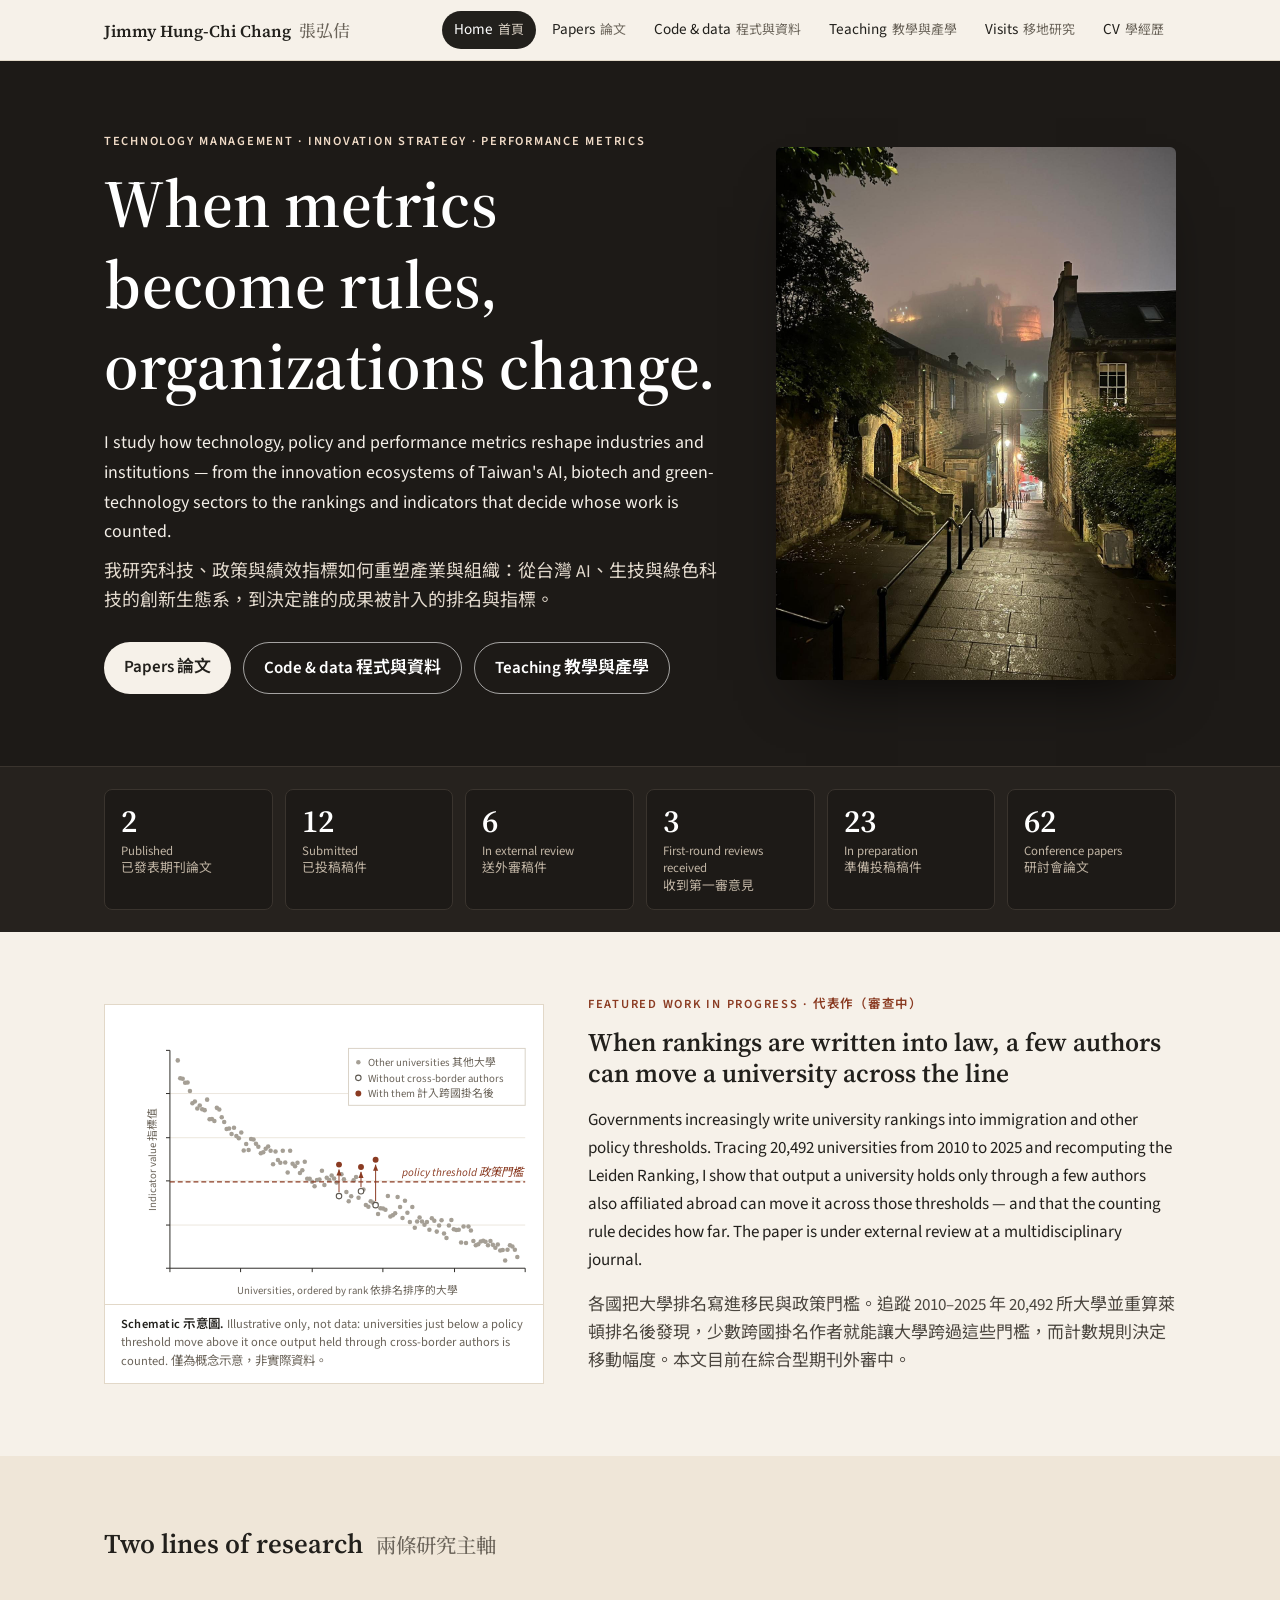
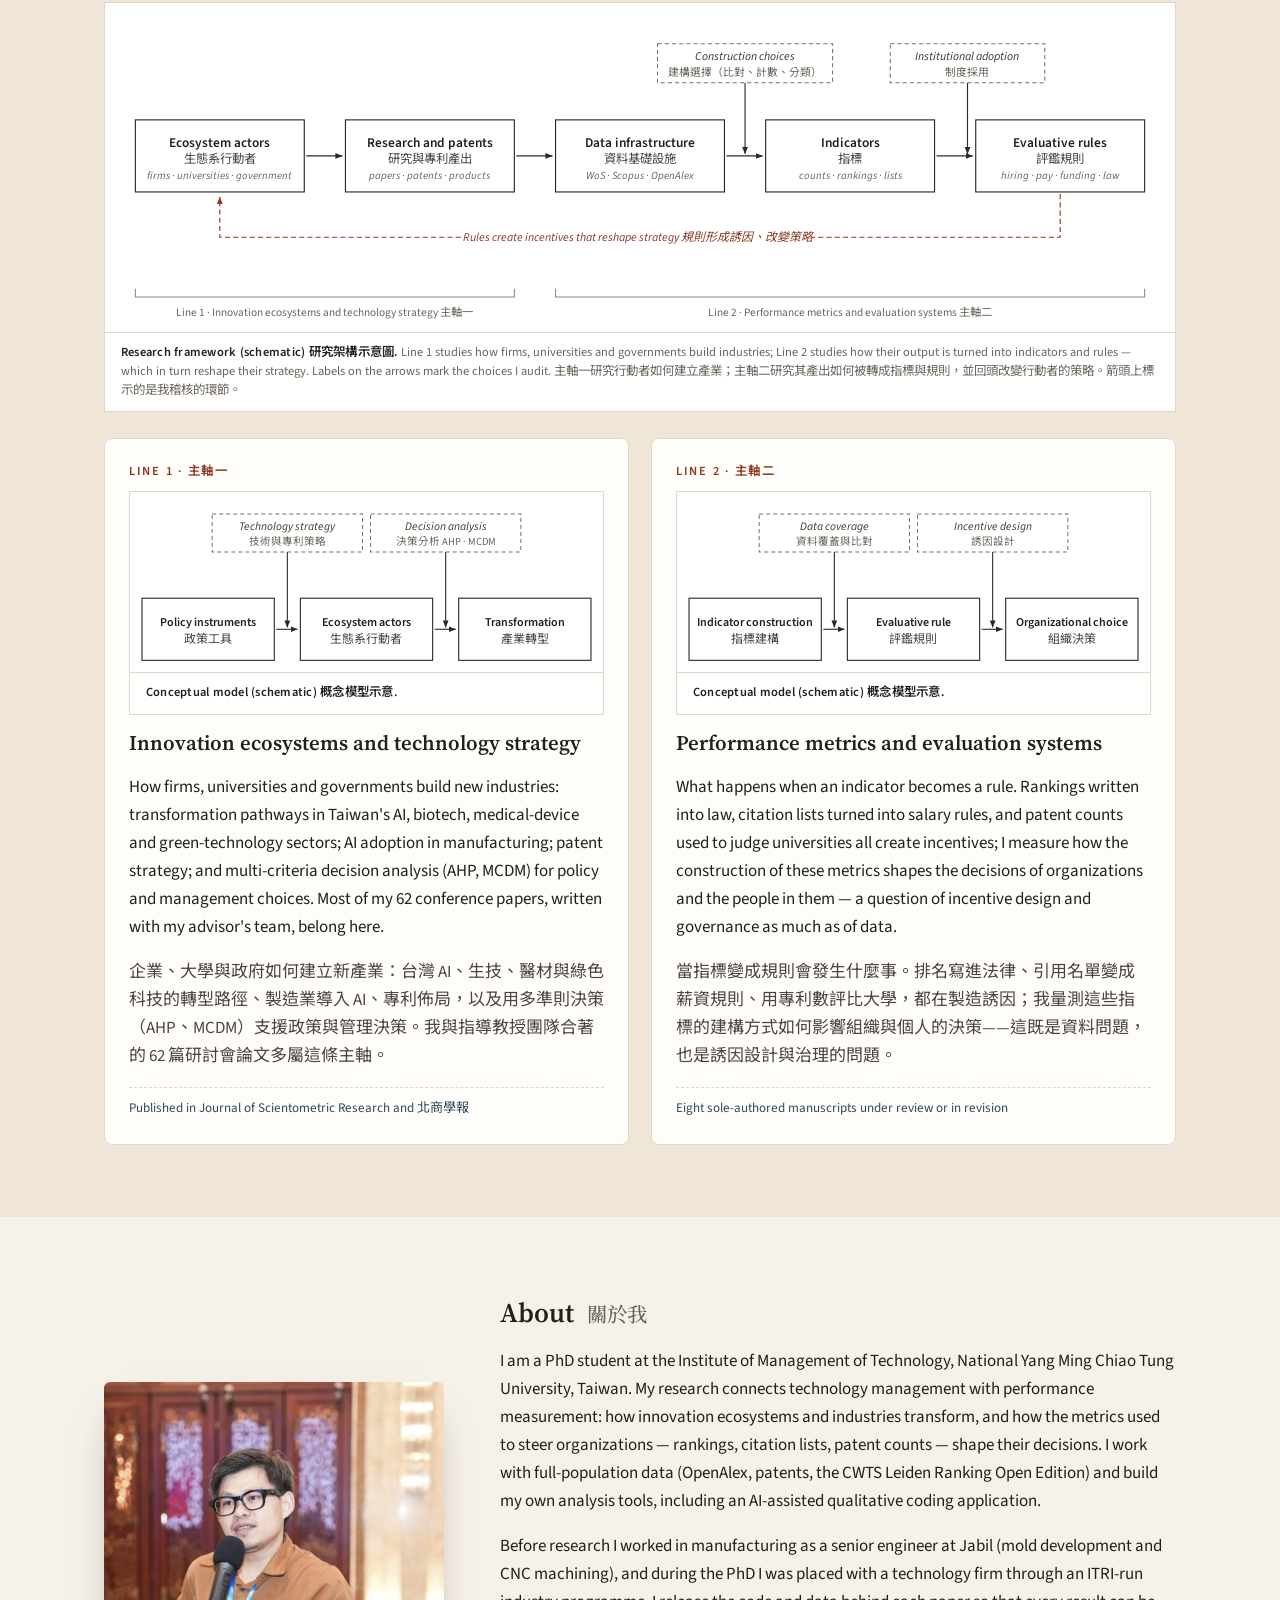
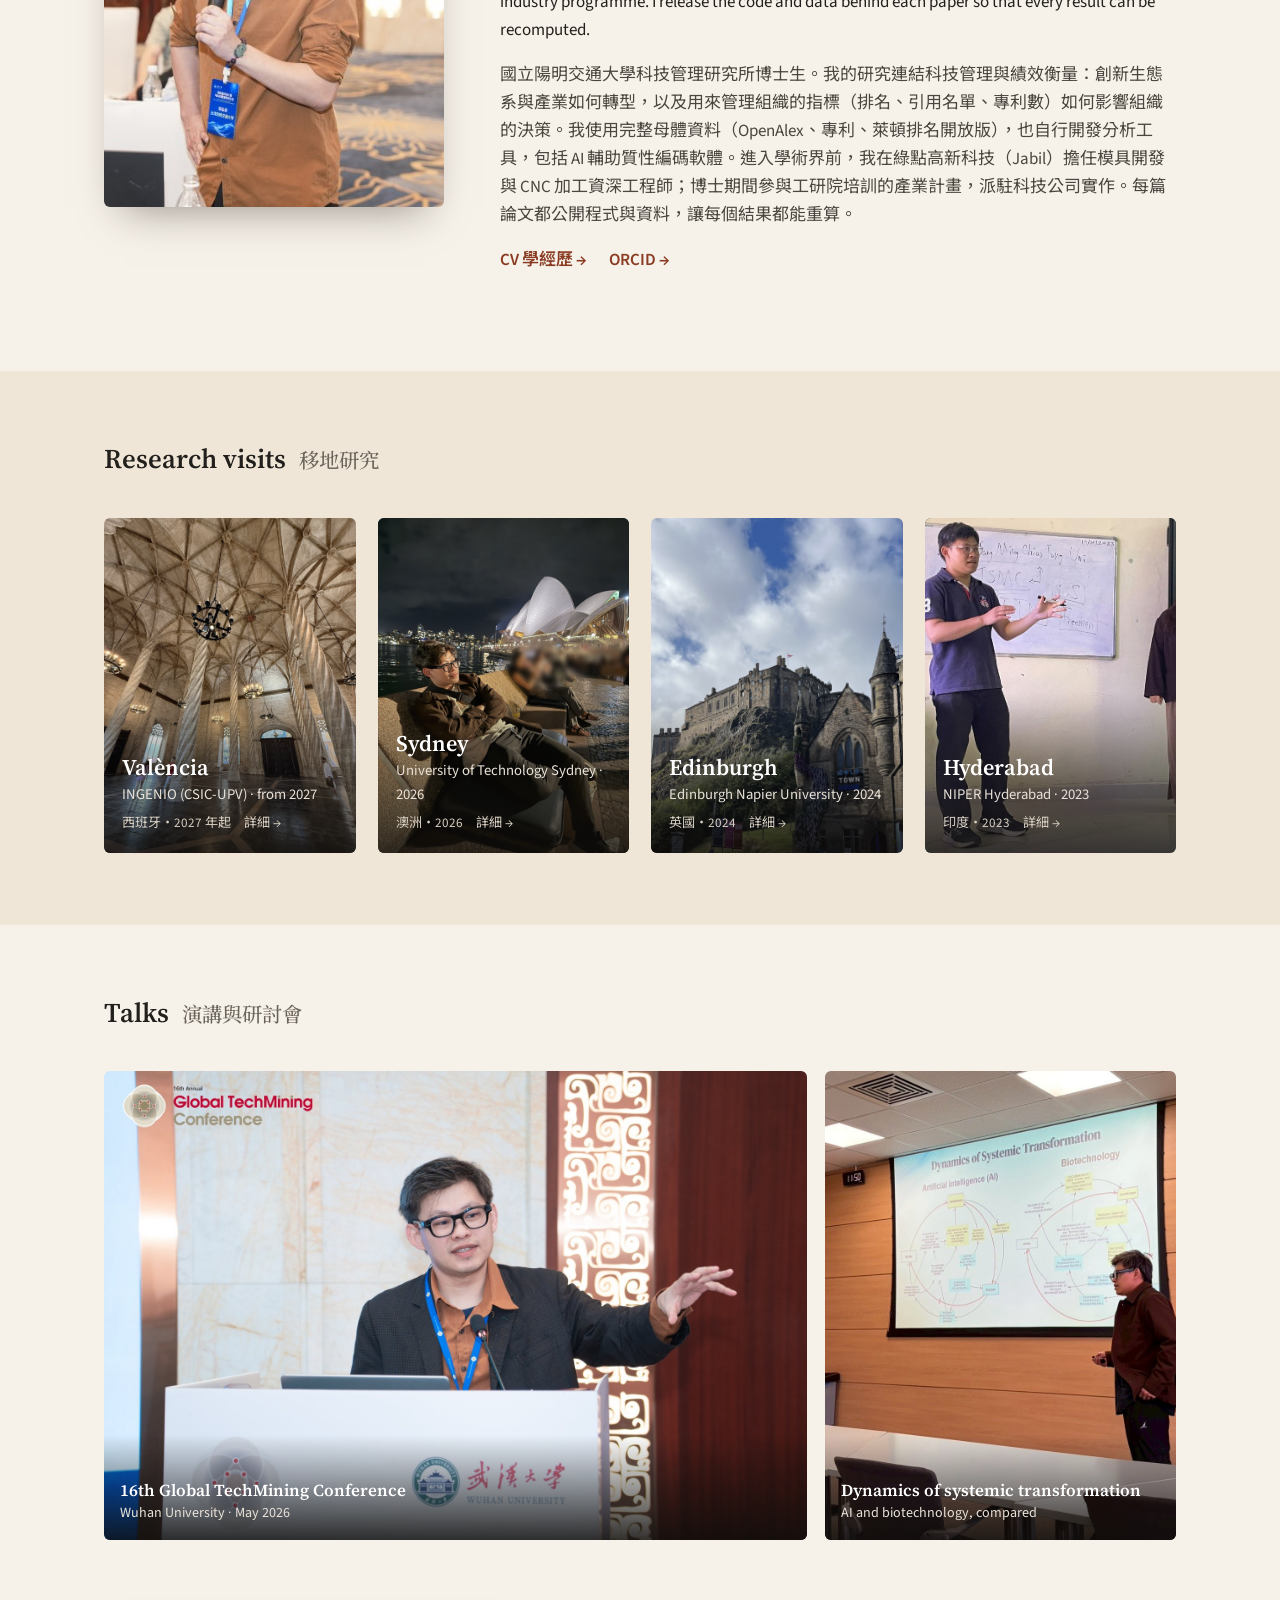
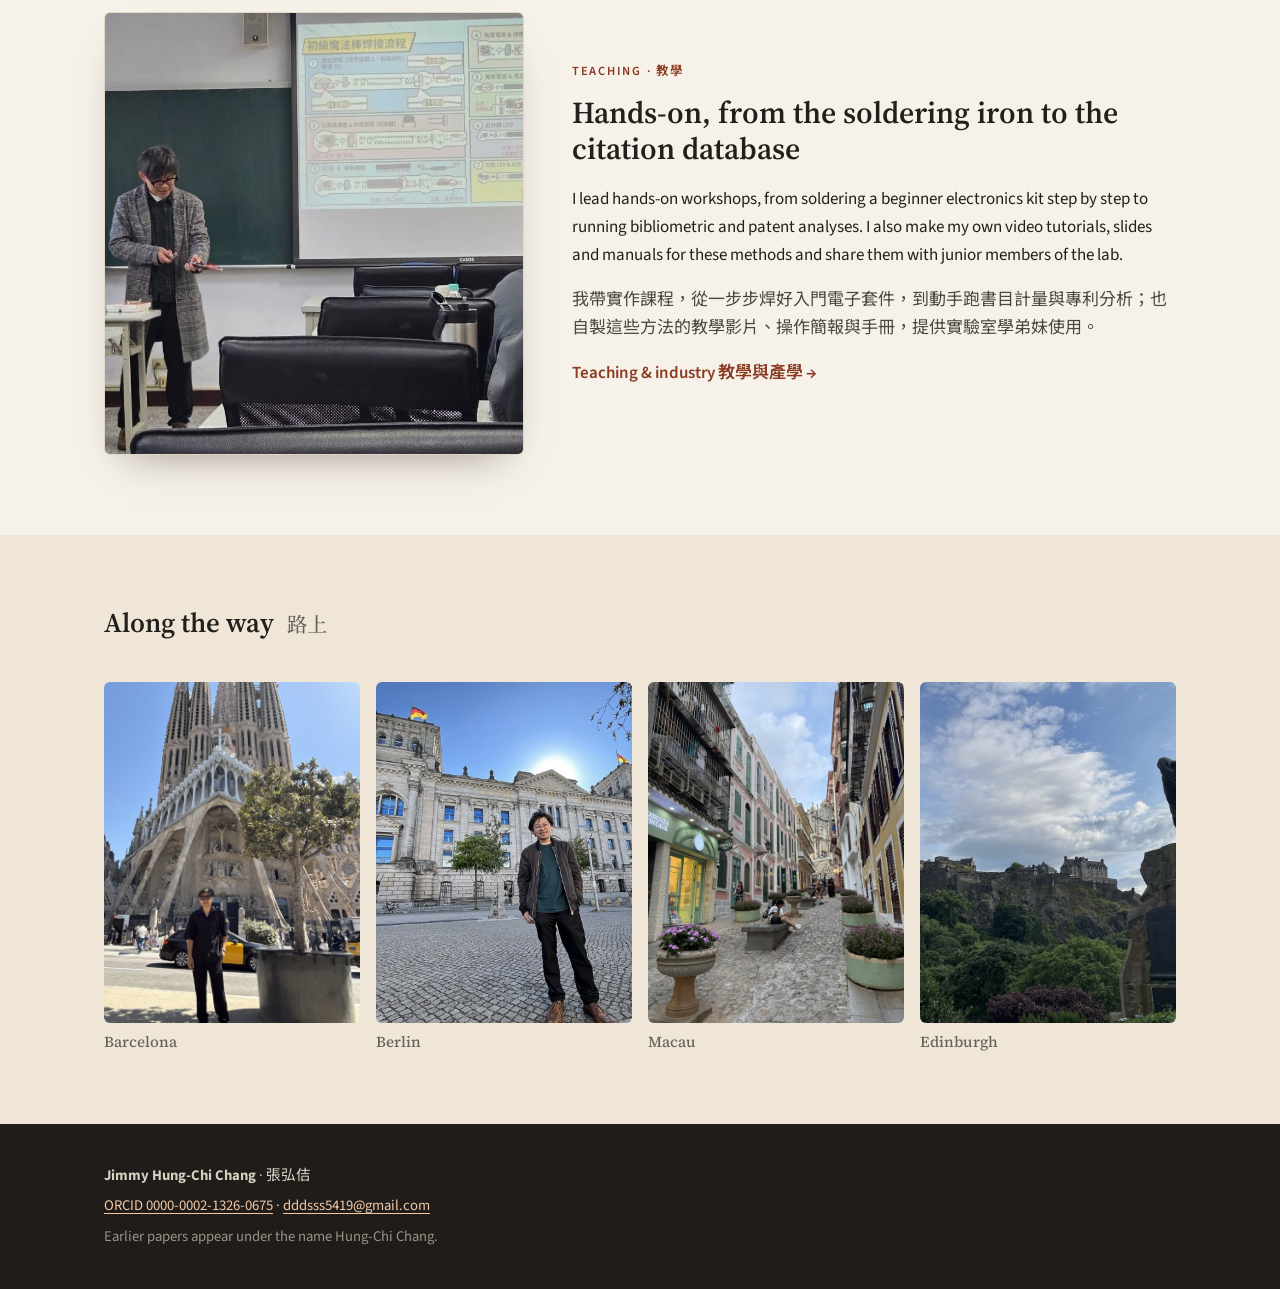
<file: index.html>
<!doctype html>
<html lang="en">
<head>
<meta charset="utf-8">
<meta name="viewport" content="width=device-width, initial-scale=1">
<title>Jimmy Hung-Chi Chang</title>
<meta name="description" content="Jimmy Hung-Chi Chang — scientometrics and the infrastructure of research evaluation.">
<meta property="og:type" content="website"><meta property="og:site_name" content="Jimmy Hung-Chi Chang">
<meta property="og:url" content="https://jimmy-hc-chang.github.io/website/">
<meta property="og:title" content="Jimmy Hung-Chi Chang"><meta property="og:description" content="Jimmy Hung-Chi Chang — scientometrics and the infrastructure of research evaluation.">
<meta property="og:image" content="https://jimmy-hc-chang.github.io/website/assets/og-cover.jpg?v=3"><meta property="og:image:width" content="1200"><meta property="og:image:height" content="630"><meta property="og:image:alt" content="Jimmy Hung-Chi Chang speaking at the Global TechMining Conference, Wuhan University">
<meta name="twitter:card" content="summary_large_image"><meta name="twitter:image" content="https://jimmy-hc-chang.github.io/website/assets/og-cover.jpg?v=3">
<link rel="preconnect" href="https://fonts.googleapis.com"><link rel="preconnect" href="https://fonts.gstatic.com" crossorigin>
<link rel="stylesheet" href="https://fonts.googleapis.com/css2?family=Source+Serif+4:ital,opsz,wght@0,8..60,400;0,8..60,600;1,8..60,400&family=Source+Sans+3:wght@400;600&family=Noto+Serif+TC:wght@500;700&family=Noto+Sans+TC:wght@400;500&display=swap">
<link rel="stylesheet" href="style.css?v=b1c396a0">
<script type="application/ld+json">
{"@context":"https://schema.org","@type":"Person","name":"Jimmy Hung-Chi Chang","alternateName":["Hung-Chi Chang","張弘佶"],
 "identifier":"https://orcid.org/0000-0002-1326-0675","sameAs":["https://orcid.org/0000-0002-1326-0675"],"image":"https://jimmy-hc-chang.github.io/website/assets/portrait-forum.jpg",
 "affiliation":{"@type":"CollegeOrUniversity","name":"National Yang Ming Chiao Tung University","department":"Institute of Management of Technology"},
 "email":"mailto:dddsss5419@gmail.com","knowsAbout":["technology management","innovation ecosystems","performance metrics","research evaluation","scientometrics","patent analysis","multi-criteria decision making"]}
</script>
</head>
<body class="p-index">
<header class="bar"><div class="wrap bar-in">
  <a class="brand" href="index.html">Jimmy Hung-Chi Chang <span lang="zh-Hant">張弘佶</span></a>
  <nav aria-label="Pages"><a href="index.html" aria-current="page">Home<span lang="zh-Hant">首頁</span></a><a href="papers.html">Papers<span lang="zh-Hant">論文</span></a><a href="code.html">Code &amp; data<span lang="zh-Hant">程式與資料</span></a><a href="teaching.html">Teaching<span lang="zh-Hant">教學與產學</span></a><a href="visits.html">Visits<span lang="zh-Hant">移地研究</span></a><a href="cv.html">CV<span lang="zh-Hant">學經歷</span></a></nav>
</div></header>
<section class="hero"><div class="wrap hero-in"><div class="hero-text">
  <p class="kicker">Technology management · Innovation strategy · Performance metrics</p>
  <h1>When metrics become rules,<br>organizations change.</h1>
  <p class="lede">I study how technology, policy and performance metrics reshape industries and institutions — from the innovation ecosystems of Taiwan's AI, biotech and green-technology sectors to the rankings and indicators that decide whose work is counted.</p>
  <p class="lede zh" lang="zh-Hant">我研究科技、政策與績效指標如何重塑產業與組織：從台灣 AI、生技與綠色科技的創新生態系，到決定誰的成果被計入的排名與指標。</p>
  <div class="cta"><a class="btn" href="papers.html">Papers 論文</a><a class="btn ghost" href="code.html">Code &amp; data 程式與資料</a><a class="btn ghost" href="teaching.html">Teaching 教學與產學</a></div>
</div>
  <figure class="hero-photo"><img src="assets/edinburgh-night.jpg" alt="Edinburgh at night, with the castle in fog"></figure>
</div></section>
<main>

<section class="statbar"><div class="wrap"><div class="stats-row">
  <!-- 數字在這裡改（2026-10-29） -->
  <a href="papers.html"><b>2</b><span>Published<br>已發表期刊論文</span></a>
  <a href="papers.html"><b>12</b><span>Submitted<br>已投稿稿件</span></a>
  <a href="papers.html"><b>6</b><span>In external review<br>送外審稿件</span></a>
  <a href="papers.html"><b>3</b><span>First-round reviews received<br>收到第一審意見</span></a>
  <a href="papers.html#working-papers"><b>23</b><span>In preparation<br>準備投稿稿件</span></a>
  <a href="papers.html#conferences"><b>62</b><span>Conference papers<br>研討會論文</span></a>
</div></div></section>

<section class="wrap featured withfig">
  <figure class="figure feat-fig"><svg class="fg fg-feat" viewBox="0 0 430 290" role="img" aria-label="Schematic scatter: a few universities move above a policy threshold when cross-border authors are counted" xmlns="http://www.w3.org/2000/svg"><defs><marker id="af" viewBox="0 0 10 10" refX="9.5" refY="5" markerWidth="6.5" markerHeight="6.5" orient="auto-start-reverse"><path d="M0,1L10,5L0,9z" class="k-fill"/></marker><marker id="rf" viewBox="0 0 10 10" refX="9.5" refY="5" markerWidth="6.5" markerHeight="6.5" orient="auto-start-reverse"><path d="M0,1L10,5L0,9z" class="r-fill"/></marker></defs><line x1="58" y1="78" x2="420" y2="78" class="grid"/><line x1="58" y1="123" x2="420" y2="123" class="grid"/><line x1="58" y1="167" x2="420" y2="167" class="grid"/><line x1="58" y1="212" x2="420" y2="212" class="grid"/><line x1="58" y1="256" x2="420" y2="256" class="ax"/><line x1="58" y1="34" x2="58" y2="256" class="ax"/><line x1="58" y1="256" x2="58" y2="260" class="ax"/><line x1="54" y1="34" x2="58" y2="34" class="ax"/><line x1="130" y1="256" x2="130" y2="260" class="ax"/><line x1="54" y1="78" x2="58" y2="78" class="ax"/><line x1="203" y1="256" x2="203" y2="260" class="ax"/><line x1="54" y1="123" x2="58" y2="123" class="ax"/><line x1="275" y1="256" x2="275" y2="260" class="ax"/><line x1="54" y1="167" x2="58" y2="167" class="ax"/><line x1="348" y1="256" x2="348" y2="260" class="ax"/><line x1="54" y1="212" x2="58" y2="212" class="ax"/><line x1="420" y1="256" x2="420" y2="260" class="ax"/><line x1="54" y1="256" x2="58" y2="256" class="ax"/><circle cx="66.0" cy="44.2" r="2.3" class="pt"/><circle cx="68.5" cy="62.3" r="2.3" class="pt"/><circle cx="71.0" cy="63.0" r="2.3" class="pt"/><circle cx="73.5" cy="67.1" r="2.3" class="pt"/><circle cx="76.0" cy="66.8" r="2.3" class="pt"/><circle cx="78.4" cy="75.3" r="2.3" class="pt"/><circle cx="80.9" cy="87.9" r="2.3" class="pt"/><circle cx="83.4" cy="86.1" r="2.3" class="pt"/><circle cx="85.9" cy="93.2" r="2.3" class="pt"/><circle cx="88.4" cy="90.3" r="2.3" class="pt"/><circle cx="90.9" cy="93.9" r="2.3" class="pt"/><circle cx="93.4" cy="94.9" r="2.3" class="pt"/><circle cx="95.9" cy="84.2" r="2.3" class="pt"/><circle cx="98.4" cy="104.1" r="2.3" class="pt"/><circle cx="100.8" cy="103.9" r="2.3" class="pt"/><circle cx="103.3" cy="105.9" r="2.3" class="pt"/><circle cx="105.8" cy="92.6" r="2.3" class="pt"/><circle cx="108.3" cy="94.2" r="2.3" class="pt"/><circle cx="110.8" cy="102.2" r="2.3" class="pt"/><circle cx="113.3" cy="107.0" r="2.3" class="pt"/><circle cx="115.8" cy="114.2" r="2.3" class="pt"/><circle cx="118.3" cy="113.6" r="2.3" class="pt"/><circle cx="120.8" cy="119.3" r="2.3" class="pt"/><circle cx="123.3" cy="112.9" r="2.3" class="pt"/><circle cx="125.7" cy="121.2" r="2.3" class="pt"/><circle cx="128.2" cy="123.5" r="2.3" class="pt"/><circle cx="130.7" cy="117.7" r="2.3" class="pt"/><circle cx="133.2" cy="136.0" r="2.3" class="pt"/><circle cx="135.7" cy="129.4" r="2.3" class="pt"/><circle cx="138.2" cy="135.5" r="2.3" class="pt"/><circle cx="140.7" cy="124.3" r="2.3" class="pt"/><circle cx="143.2" cy="124.9" r="2.3" class="pt"/><circle cx="145.7" cy="129.2" r="2.3" class="pt"/><circle cx="148.1" cy="132.3" r="2.3" class="pt"/><circle cx="150.6" cy="138.9" r="2.3" class="pt"/><circle cx="153.1" cy="137.7" r="2.3" class="pt"/><circle cx="155.6" cy="134.2" r="2.3" class="pt"/><circle cx="158.1" cy="132.0" r="2.3" class="pt"/><circle cx="160.6" cy="136.4" r="2.3" class="pt"/><circle cx="163.1" cy="150.0" r="2.3" class="pt"/><circle cx="165.6" cy="137.1" r="2.3" class="pt"/><circle cx="168.1" cy="145.8" r="2.3" class="pt"/><circle cx="170.5" cy="148.4" r="2.3" class="pt"/><circle cx="173.0" cy="136.3" r="2.3" class="pt"/><circle cx="175.5" cy="148.3" r="2.3" class="pt"/><circle cx="178.0" cy="158.4" r="2.3" class="pt"/><circle cx="180.5" cy="136.4" r="2.3" class="pt"/><circle cx="183.0" cy="149.5" r="2.3" class="pt"/><circle cx="185.5" cy="152.2" r="2.3" class="pt"/><circle cx="188.0" cy="148.5" r="2.3" class="pt"/><circle cx="190.5" cy="158.9" r="2.3" class="pt"/><circle cx="192.9" cy="156.2" r="2.3" class="pt"/><circle cx="195.4" cy="147.5" r="2.3" class="pt"/><circle cx="197.9" cy="164.8" r="2.3" class="pt"/><circle cx="200.4" cy="164.8" r="2.3" class="pt"/><circle cx="202.9" cy="167.9" r="2.3" class="pt"/><circle cx="205.4" cy="172.5" r="2.3" class="pt"/><circle cx="207.9" cy="166.1" r="2.3" class="pt"/><circle cx="210.4" cy="165.6" r="2.3" class="pt"/><circle cx="212.9" cy="156.7" r="2.3" class="pt"/><circle cx="215.4" cy="171.3" r="2.3" class="pt"/><circle cx="217.8" cy="163.8" r="2.3" class="pt"/><circle cx="220.3" cy="166.0" r="2.3" class="pt"/><circle cx="222.8" cy="161.4" r="2.3" class="pt"/><circle cx="225.3" cy="164.6" r="2.3" class="pt"/><circle cx="227.8" cy="168.7" r="2.3" class="pt"/><circle cx="232.8" cy="160.3" r="2.3" class="pt"/><circle cx="235.3" cy="165.4" r="2.3" class="pt"/><circle cx="237.8" cy="178.3" r="2.3" class="pt"/><circle cx="240.2" cy="187.8" r="2.3" class="pt"/><circle cx="242.7" cy="182.7" r="2.3" class="pt"/><circle cx="245.2" cy="166.4" r="2.3" class="pt"/><circle cx="247.7" cy="163.1" r="2.3" class="pt"/><circle cx="250.2" cy="184.2" r="2.3" class="pt"/><circle cx="255.2" cy="175.9" r="2.3" class="pt"/><circle cx="257.7" cy="191.6" r="2.3" class="pt"/><circle cx="260.2" cy="193.4" r="2.3" class="pt"/><circle cx="262.6" cy="187.8" r="2.3" class="pt"/><circle cx="265.1" cy="189.4" r="2.3" class="pt"/><circle cx="270.1" cy="200.8" r="2.3" class="pt"/><circle cx="272.6" cy="194.9" r="2.3" class="pt"/><circle cx="275.1" cy="195.2" r="2.3" class="pt"/><circle cx="277.6" cy="196.3" r="2.3" class="pt"/><circle cx="280.1" cy="182.5" r="2.3" class="pt"/><circle cx="282.6" cy="203.4" r="2.3" class="pt"/><circle cx="285.1" cy="202.0" r="2.3" class="pt"/><circle cx="287.5" cy="200.0" r="2.3" class="pt"/><circle cx="290.0" cy="183.4" r="2.3" class="pt"/><circle cx="292.5" cy="193.7" r="2.3" class="pt"/><circle cx="295.0" cy="204.9" r="2.3" class="pt"/><circle cx="297.5" cy="187.2" r="2.3" class="pt"/><circle cx="300.0" cy="199.5" r="2.3" class="pt"/><circle cx="302.5" cy="208.9" r="2.3" class="pt"/><circle cx="305.0" cy="193.5" r="2.3" class="pt"/><circle cx="307.5" cy="214.8" r="2.3" class="pt"/><circle cx="309.9" cy="208.3" r="2.3" class="pt"/><circle cx="312.4" cy="204.3" r="2.3" class="pt"/><circle cx="314.9" cy="208.5" r="2.3" class="pt"/><circle cx="317.4" cy="211.6" r="2.3" class="pt"/><circle cx="319.9" cy="208.8" r="2.3" class="pt"/><circle cx="322.4" cy="216.8" r="2.3" class="pt"/><circle cx="324.9" cy="205.1" r="2.3" class="pt"/><circle cx="327.4" cy="207.6" r="2.3" class="pt"/><circle cx="329.9" cy="218.7" r="2.3" class="pt"/><circle cx="332.3" cy="212.5" r="2.3" class="pt"/><circle cx="334.8" cy="207.0" r="2.3" class="pt"/><circle cx="337.3" cy="220.6" r="2.3" class="pt"/><circle cx="339.8" cy="225.1" r="2.3" class="pt"/><circle cx="342.3" cy="212.5" r="2.3" class="pt"/><circle cx="344.8" cy="206.8" r="2.3" class="pt"/><circle cx="347.3" cy="216.4" r="2.3" class="pt"/><circle cx="349.8" cy="217.1" r="2.3" class="pt"/><circle cx="352.3" cy="216.9" r="2.3" class="pt"/><circle cx="354.7" cy="229.7" r="2.3" class="pt"/><circle cx="357.2" cy="213.5" r="2.3" class="pt"/><circle cx="359.7" cy="230.3" r="2.3" class="pt"/><circle cx="362.2" cy="213.4" r="2.3" class="pt"/><circle cx="364.7" cy="217.6" r="2.3" class="pt"/><circle cx="367.2" cy="228.3" r="2.3" class="pt"/><circle cx="369.7" cy="232.6" r="2.3" class="pt"/><circle cx="372.2" cy="231.5" r="2.3" class="pt"/><circle cx="374.7" cy="228.7" r="2.3" class="pt"/><circle cx="377.2" cy="228.1" r="2.3" class="pt"/><circle cx="379.6" cy="229.0" r="2.3" class="pt"/><circle cx="382.1" cy="232.7" r="2.3" class="pt"/><circle cx="384.6" cy="228.3" r="2.3" class="pt"/><circle cx="387.1" cy="232.2" r="2.3" class="pt"/><circle cx="389.6" cy="235.1" r="2.3" class="pt"/><circle cx="392.1" cy="231.8" r="2.3" class="pt"/><circle cx="394.6" cy="238.0" r="2.3" class="pt"/><circle cx="397.1" cy="237.4" r="2.3" class="pt"/><circle cx="399.6" cy="248.2" r="2.3" class="pt"/><circle cx="402.0" cy="237.2" r="2.3" class="pt"/><circle cx="404.5" cy="232.7" r="2.3" class="pt"/><circle cx="407.0" cy="233.9" r="2.3" class="pt"/><circle cx="409.5" cy="237.1" r="2.3" class="pt"/><circle cx="412.0" cy="244.5" r="2.3" class="pt"/><line x1="58" y1="168" x2="420" y2="168" class="thr"/><text x="418" y="162" class="t4 red" text-anchor="end">policy threshold 政策門檻</text><circle cx="230.3" cy="182.5" r="2.8" class="pt-o"/><line x1="230.3" y1="178.5" x2="230.3" y2="155.4" class="ln-r" marker-end="url(#rf)"/><circle cx="230.3" cy="150.4" r="3" class="pt-r"/><circle cx="252.7" cy="177.6" r="2.8" class="pt-o"/><line x1="252.7" y1="173.6" x2="252.7" y2="157.8" class="ln-r" marker-end="url(#rf)"/><circle cx="252.7" cy="152.8" r="3" class="pt-r"/><circle cx="267.6" cy="191.7" r="2.8" class="pt-o"/><line x1="267.6" y1="187.7" x2="267.6" y2="150.5" class="ln-r" marker-end="url(#rf)"/><circle cx="267.6" cy="145.5" r="3" class="pt-r"/><text x="239.0" y="282" class="t3c" text-anchor="middle">Universities, ordered by rank 依排名排序的大學</text><text x="44" y="145.0" class="t3c" text-anchor="middle" transform="rotate(-90 44 145.0)">Indicator value 指標值</text><rect x="240" y="32" width="180" height="58" class="lg"/><circle cx="250" cy="46" r="2.3" class="pt"/><text x="260" y="50" class="t3c">Other universities 其他大學</text><circle cx="250" cy="62" r="2.8" class="pt-o"/><text x="260" y="66" class="t3c">Without cross-border authors</text><circle cx="250" cy="78" r="3" class="pt-r"/><text x="260" y="82" class="t3c">With them 計入跨國掛名後</text></svg><figcaption><b>Schematic 示意圖.</b> Illustrative only, not data: universities just below a policy threshold move above it once output held through cross-border authors is counted. 僅為概念示意，非實際資料。</figcaption></figure>
  <div>
    <p class="kicker dark">Featured work in progress · 代表作（審查中）</p>
    <h2>When rankings are written into law, a few authors can move a university across the line</h2>
    <p>Governments increasingly write university rankings into immigration and other policy thresholds. Tracing 20,492 universities from 2010 to 2025 and recomputing the Leiden Ranking, I show that output a university holds only through a few authors also affiliated abroad can move it across those thresholds — and that the counting rule decides how far. The paper is under external review at a multidisciplinary journal.</p>
    <p class="zh" lang="zh-Hant">各國把大學排名寫進移民與政策門檻。追蹤 2010–2025 年 20,492 所大學並重算萊頓排名後發現，少數跨國掛名作者就能讓大學跨過這些門檻，而計數規則決定移動幅度。本文目前在綜合型期刊外審中。</p>
  </div>
</section>

<section class="band"><div class="wrap">
  <div class="sec-head"><h2>Two lines of research <span lang="zh-Hant">兩條研究主軸</span></h2></div>
  <figure class="figure framework"><svg class="fg fg-wide" viewBox="0 0 1004 296" role="img" aria-label="Schematic research framework linking the two lines of research" xmlns="http://www.w3.org/2000/svg"><defs><marker id="aw" viewBox="0 0 10 10" refX="9.5" refY="5" markerWidth="6.5" markerHeight="6.5" orient="auto-start-reverse"><path d="M0,1L10,5L0,9z" class="k-fill"/></marker><marker id="rw" viewBox="0 0 10 10" refX="9.5" refY="5" markerWidth="6.5" markerHeight="6.5" orient="auto-start-reverse"><path d="M0,1L10,5L0,9z" class="r-fill"/></marker></defs><rect x="12" y="96" width="164" height="70" class="bx"/><text x="94.0" y="122.0" class="t1" text-anchor="middle">Ecosystem actors</text><text x="94.0" y="138.0" class="t2" text-anchor="middle">生態系行動者</text><text x="94.0" y="153.0" class="t3" text-anchor="middle">firms · universities · government</text><line x1="178" y1="131.0" x2="213" y2="131.0" class="ln" marker-end="url(#aw)"/><rect x="216" y="96" width="164" height="70" class="bx"/><text x="298.0" y="122.0" class="t1" text-anchor="middle">Research and patents</text><text x="298.0" y="138.0" class="t2" text-anchor="middle">研究與專利產出</text><text x="298.0" y="153.0" class="t3" text-anchor="middle">papers · patents · products</text><line x1="382" y1="131.0" x2="417" y2="131.0" class="ln" marker-end="url(#aw)"/><rect x="420" y="96" width="164" height="70" class="bx2"/><text x="502.0" y="122.0" class="t1" text-anchor="middle">Data infrastructure</text><text x="502.0" y="138.0" class="t2" text-anchor="middle">資料基礎設施</text><text x="502.0" y="153.0" class="t3" text-anchor="middle">WoS · Scopus · OpenAlex</text><line x1="586" y1="131.0" x2="621" y2="131.0" class="ln" marker-end="url(#aw)"/><rect x="624" y="96" width="164" height="70" class="bx2"/><text x="706.0" y="122.0" class="t1" text-anchor="middle">Indicators</text><text x="706.0" y="138.0" class="t2" text-anchor="middle">指標</text><text x="706.0" y="153.0" class="t3" text-anchor="middle">counts · rankings · lists</text><line x1="790" y1="131.0" x2="825" y2="131.0" class="ln" marker-end="url(#aw)"/><rect x="828" y="96" width="164" height="70" class="bx2"/><text x="910.0" y="122.0" class="t1" text-anchor="middle">Evaluative rules</text><text x="910.0" y="138.0" class="t2" text-anchor="middle">評鑑規則</text><text x="910.0" y="153.0" class="t3" text-anchor="middle">hiring · pay · funding · law</text><rect x="519.0" y="22" width="170" height="38" class="md"/><text x="604.0" y="38" class="t4" text-anchor="middle">Construction choices</text><text x="604.0" y="53" class="t5" text-anchor="middle">建構選擇（比對、計數、分類）</text><line x1="604.0" y1="60" x2="604.0" y2="129.0" class="ln" marker-end="url(#aw)"/><rect x="745.0" y="22" width="150" height="38" class="md"/><text x="820.0" y="38" class="t4" text-anchor="middle">Institutional adoption</text><text x="820.0" y="53" class="t5" text-anchor="middle">制度採用</text><line x1="820.0" y1="60" x2="820.0" y2="129.0" class="ln" marker-end="url(#aw)"/><path d="M910.0,168 L910.0,210 L94.0,210 L94.0,171" class="fb" marker-end="url(#rw)"/><rect x="330" y="201" width="340" height="18" class="mask"/><text x="500" y="214" class="t4 red" text-anchor="middle">Rules create incentives that reshape strategy 規則形成誘因、改變策略</text><path d="M12,260 L12,268 L380,268 L380,260" class="br"/><text x="196.0" y="286" class="t3c" text-anchor="middle">Line 1 · Innovation ecosystems and technology strategy 主軸一</text><path d="M420,260 L420,268 L992,268 L992,260" class="br"/><text x="706.0" y="286" class="t3c" text-anchor="middle">Line 2 · Performance metrics and evaluation systems 主軸二</text></svg><svg class="fg fg-tall" viewBox="0 0 380 482" role="img" aria-label="Schematic research framework" xmlns="http://www.w3.org/2000/svg"><defs><marker id="at" viewBox="0 0 10 10" refX="9.5" refY="5" markerWidth="6.5" markerHeight="6.5" orient="auto-start-reverse"><path d="M0,1L10,5L0,9z" class="k-fill"/></marker><marker id="rt" viewBox="0 0 10 10" refX="9.5" refY="5" markerWidth="6.5" markerHeight="6.5" orient="auto-start-reverse"><path d="M0,1L10,5L0,9z" class="r-fill"/></marker></defs><rect x="104" y="14" width="200" height="62" class="bx"/><text x="204.0" y="36.0" class="t1" text-anchor="middle">Ecosystem actors</text><text x="204.0" y="52.0" class="t2" text-anchor="middle">生態系行動者</text><text x="204.0" y="67.0" class="t3" text-anchor="middle">firms · universities · government</text><line x1="204.0" y1="78" x2="204.0" y2="109" class="ln" marker-end="url(#at)"/><rect x="104" y="112" width="200" height="62" class="bx"/><text x="204.0" y="134.0" class="t1" text-anchor="middle">Research and patents</text><text x="204.0" y="150.0" class="t2" text-anchor="middle">研究與專利產出</text><text x="204.0" y="165.0" class="t3" text-anchor="middle">papers · patents · products</text><line x1="204.0" y1="176" x2="204.0" y2="207" class="ln" marker-end="url(#at)"/><rect x="104" y="210" width="200" height="62" class="bx2"/><text x="204.0" y="232.0" class="t1" text-anchor="middle">Data infrastructure</text><text x="204.0" y="248.0" class="t2" text-anchor="middle">資料基礎設施</text><text x="204.0" y="263.0" class="t3" text-anchor="middle">WoS · Scopus · OpenAlex</text><line x1="204.0" y1="274" x2="204.0" y2="305" class="ln" marker-end="url(#at)"/><rect x="104" y="308" width="200" height="62" class="bx2"/><text x="204.0" y="330.0" class="t1" text-anchor="middle">Indicators</text><text x="204.0" y="346.0" class="t2" text-anchor="middle">指標</text><text x="204.0" y="361.0" class="t3" text-anchor="middle">counts · rankings · lists</text><line x1="204.0" y1="372" x2="204.0" y2="403" class="ln" marker-end="url(#at)"/><rect x="104" y="406" width="200" height="62" class="bx2"/><text x="204.0" y="428.0" class="t1" text-anchor="middle">Evaluative rules</text><text x="204.0" y="444.0" class="t2" text-anchor="middle">評鑑規則</text><text x="204.0" y="459.0" class="t3" text-anchor="middle">hiring · pay · funding · law</text><text x="212.0" y="296" class="t4">construction choices</text><text x="212.0" y="394" class="t4">institutional adoption</text><path d="M306,437.0 L334,437.0 L334,45.0 L309,45.0" class="fb" marker-end="url(#rt)"/><text x="352" y="241.0" class="t4 red" text-anchor="middle" transform="rotate(90 352 241.0)">incentives reshape strategy 誘因改變策略</text><path d="M90,14 L82,14 L82,174 L90,174" class="br"/><text x="72" y="94.0" class="t3c" text-anchor="middle" transform="rotate(-90 72 94.0)">Line 1 主軸一</text><path d="M90,210 L82,210 L82,468 L90,468" class="br"/><text x="72" y="339.0" class="t3c" text-anchor="middle" transform="rotate(-90 72 339.0)">Line 2 主軸二</text></svg><figcaption><b>Research framework (schematic) 研究架構示意圖.</b> Line 1 studies how firms, universities and governments build industries; Line 2 studies how their output is turned into indicators and rules — which in turn reshape their strategy. Labels on the arrows mark the choices I audit. 主軸一研究行動者如何建立產業；主軸二研究其產出如何被轉成指標與規則，並回頭改變行動者的策略。箭頭上標示的是我稽核的環節。</figcaption></figure>
  <div class="lines">
    <div class="line">
      <p class="kicker dark">Line 1 · 主軸一</p>
      <figure class="figure"><svg class="fg fg-line" viewBox="0 0 460 168" role="img" aria-label="Schematic conceptual model for line 1" xmlns="http://www.w3.org/2000/svg"><defs><marker id="al1" viewBox="0 0 10 10" refX="9.5" refY="5" markerWidth="6.5" markerHeight="6.5" orient="auto-start-reverse"><path d="M0,1L10,5L0,9z" class="k-fill"/></marker><marker id="rl1" viewBox="0 0 10 10" refX="9.5" refY="5" markerWidth="6.5" markerHeight="6.5" orient="auto-start-reverse"><path d="M0,1L10,5L0,9z" class="r-fill"/></marker></defs><rect x="6" y="98" width="132" height="62" class="bx"/><text x="72.0" y="126.0" class="t1" text-anchor="middle">Policy instruments</text><text x="72.0" y="143.0" class="t2" text-anchor="middle">政策工具</text><line x1="140" y1="129.0" x2="161" y2="129.0" class="ln" marker-end="url(#al1)"/><rect x="164" y="98" width="132" height="62" class="bx"/><text x="230.0" y="126.0" class="t1" text-anchor="middle">Ecosystem actors</text><text x="230.0" y="143.0" class="t2" text-anchor="middle">生態系行動者</text><line x1="298" y1="129.0" x2="319" y2="129.0" class="ln" marker-end="url(#al1)"/><rect x="322" y="98" width="132" height="62" class="bx"/><text x="388.0" y="126.0" class="t1" text-anchor="middle">Transformation</text><text x="388.0" y="143.0" class="t2" text-anchor="middle">產業轉型</text><rect x="76.0" y="14" width="150" height="38" class="md"/><text x="151.0" y="30" class="t4" text-anchor="middle">Technology strategy</text><text x="151.0" y="45" class="t5" text-anchor="middle">技術與專利策略</text><line x1="151.0" y1="52" x2="151.0" y2="127.0" class="ln" marker-end="url(#al1)"/><rect x="234.0" y="14" width="150" height="38" class="md"/><text x="309.0" y="30" class="t4" text-anchor="middle">Decision analysis</text><text x="309.0" y="45" class="t5" text-anchor="middle">決策分析 AHP · MCDM</text><line x1="309.0" y1="52" x2="309.0" y2="127.0" class="ln" marker-end="url(#al1)"/></svg><figcaption><b>Conceptual model (schematic) 概念模型示意.</b></figcaption></figure>
      <h3>Innovation ecosystems and technology strategy</h3>
      <p>How firms, universities and governments build new industries: transformation pathways in Taiwan's AI, biotech, medical-device and green-technology sectors; AI adoption in manufacturing; patent strategy; and multi-criteria decision analysis (AHP, MCDM) for policy and management choices. Most of my 62 conference papers, written with my advisor's team, belong here.</p>
      <p class="zh" lang="zh-Hant">企業、大學與政府如何建立新產業：台灣 AI、生技、醫材與綠色科技的轉型路徑、製造業導入 AI、專利佈局，以及用多準則決策（AHP、MCDM）支援政策與管理決策。我與指導教授團隊合著的 62 篇研討會論文多屬這條主軸。</p>
      <p class="line-papers">Published in Journal of Scientometric Research and 北商學報</p>
    </div>
    <div class="line">
      <p class="kicker dark">Line 2 · 主軸二</p>
      <figure class="figure"><svg class="fg fg-line" viewBox="0 0 460 168" role="img" aria-label="Schematic conceptual model for line 2" xmlns="http://www.w3.org/2000/svg"><defs><marker id="al2" viewBox="0 0 10 10" refX="9.5" refY="5" markerWidth="6.5" markerHeight="6.5" orient="auto-start-reverse"><path d="M0,1L10,5L0,9z" class="k-fill"/></marker><marker id="rl2" viewBox="0 0 10 10" refX="9.5" refY="5" markerWidth="6.5" markerHeight="6.5" orient="auto-start-reverse"><path d="M0,1L10,5L0,9z" class="r-fill"/></marker></defs><rect x="6" y="98" width="132" height="62" class="bx2"/><text x="72.0" y="126.0" class="t1" text-anchor="middle">Indicator construction</text><text x="72.0" y="143.0" class="t2" text-anchor="middle">指標建構</text><line x1="140" y1="129.0" x2="161" y2="129.0" class="ln" marker-end="url(#al2)"/><rect x="164" y="98" width="132" height="62" class="bx2"/><text x="230.0" y="126.0" class="t1" text-anchor="middle">Evaluative rule</text><text x="230.0" y="143.0" class="t2" text-anchor="middle">評鑑規則</text><line x1="298" y1="129.0" x2="319" y2="129.0" class="ln" marker-end="url(#al2)"/><rect x="322" y="98" width="132" height="62" class="bx2"/><text x="388.0" y="126.0" class="t1" text-anchor="middle">Organizational choice</text><text x="388.0" y="143.0" class="t2" text-anchor="middle">組織決策</text><rect x="76.0" y="14" width="150" height="38" class="md"/><text x="151.0" y="30" class="t4" text-anchor="middle">Data coverage</text><text x="151.0" y="45" class="t5" text-anchor="middle">資料覆蓋與比對</text><line x1="151.0" y1="52" x2="151.0" y2="127.0" class="ln" marker-end="url(#al2)"/><rect x="234.0" y="14" width="150" height="38" class="md"/><text x="309.0" y="30" class="t4" text-anchor="middle">Incentive design</text><text x="309.0" y="45" class="t5" text-anchor="middle">誘因設計</text><line x1="309.0" y1="52" x2="309.0" y2="127.0" class="ln" marker-end="url(#al2)"/></svg><figcaption><b>Conceptual model (schematic) 概念模型示意.</b></figcaption></figure>
      <h3>Performance metrics and evaluation systems</h3>
      <p>What happens when an indicator becomes a rule. Rankings written into law, citation lists turned into salary rules, and patent counts used to judge universities all create incentives; I measure how the construction of these metrics shapes the decisions of organizations and the people in them — a question of incentive design and governance as much as of data.</p>
      <p class="zh" lang="zh-Hant">當指標變成規則會發生什麼事。排名寫進法律、引用名單變成薪資規則、用專利數評比大學，都在製造誘因；我量測這些指標的建構方式如何影響組織與個人的決策——這既是資料問題，也是誘因設計與治理的問題。</p>
      <p class="line-papers">Eight sole-authored manuscripts under review or in revision</p>
    </div>
  </div>
</div></section>

<section class="wrap about">
  <figure class="portrait"><img src="assets/portrait-forum.jpg" alt="Jimmy Hung-Chi Chang speaking at a forum at Wuhan University"></figure>
  <div>
    <h2>About <span lang="zh-Hant">關於我</span></h2>
    <p>I am a PhD student at the Institute of Management of Technology, National Yang Ming Chiao Tung University, Taiwan. My research connects technology management with performance measurement: how innovation ecosystems and industries transform, and how the metrics used to steer organizations — rankings, citation lists, patent counts — shape their decisions. I work with full-population data (OpenAlex, patents, the CWTS Leiden Ranking Open Edition) and build my own analysis tools, including an AI-assisted qualitative coding application.</p>
    <p>Before research I worked in manufacturing as a senior engineer at Jabil (mold development and CNC machining), and during the PhD I was placed with a technology firm through an ITRI-run industry programme. I release the code and data behind each paper so that every result can be recomputed.</p>
    <p class="zh" lang="zh-Hant">國立陽明交通大學科技管理研究所博士生。我的研究連結科技管理與績效衡量：創新生態系與產業如何轉型，以及用來管理組織的指標（排名、引用名單、專利數）如何影響組織的決策。我使用完整母體資料（OpenAlex、專利、萊頓排名開放版），也自行開發分析工具，包括 AI 輔助質性編碼軟體。進入學術界前，我在綠點高新科技（Jabil）擔任模具開發與 CNC 加工資深工程師；博士期間參與工研院培訓的產業計畫，派駐科技公司實作。每篇論文都公開程式與資料，讓每個結果都能重算。</p>
    <p class="links"><a href="cv.html">CV 學經歷 →</a><a href="https://orcid.org/0000-0002-1326-0675">ORCID →</a></p>
  </div>
</section>

<section class="band"><div class="wrap">
  <div class="sec-head"><h2>Research visits <span lang="zh-Hant">移地研究</span></h2></div>
  <div class="places places4">
    <a class="place" href="visits.html#valencia"><img src="assets/valencia-lonja.jpg" alt="La Lonja de la Seda, València" loading="lazy"><figcaption><b>València</b> INGENIO (CSIC-UPV) · from 2027<span>西班牙・2027 年起　詳細 →</span></figcaption></a>
    <a class="place" href="visits.html#sydney"><img src="assets/sydney-opera.jpg" alt="Sydney Harbour at night" loading="lazy" style="object-position:center 60%"><figcaption><b>Sydney</b> University of Technology Sydney · 2026<span>澳洲・2026　詳細 →</span></figcaption></a>
    <a class="place" href="visits.html#edinburgh"><img src="assets/edinburgh-grassmarket.jpg" alt="Edinburgh Castle from the Grassmarket" loading="lazy"><figcaption><b>Edinburgh</b> Edinburgh Napier University · 2024<span>英國・2024　詳細 →</span></figcaption></a>
    <a class="place" href="visits.html#india"><img src="assets/v-ind-niper.jpg" alt="Presenting our project to students at NIPER Hyderabad" loading="lazy" style="object-position:28% center"><figcaption><b>Hyderabad</b> NIPER Hyderabad · 2023<span>印度・2023　詳細 →</span></figcaption></a>
  </div>
</div></section>

<section class="wrap talks">
  <div class="sec-head"><h2>Talks <span lang="zh-Hant">演講與研討會</span></h2></div>
  <div class="talkgrid">
    <figure class="talk big"><img src="assets/talk-gtm.jpg" alt="Speaking at the Global TechMining Conference, Wuhan University" loading="lazy"><figcaption><b>16th Global TechMining Conference</b> Wuhan University · May 2026</figcaption></figure>
    <figure class="talk tall"><img src="assets/talk-spain.jpg" alt="Presenting slides on the dynamics of systemic transformation" loading="lazy"><figcaption><b>Dynamics of systemic transformation</b> AI and biotechnology, compared</figcaption></figure>
  </div>
</section>

<section class="wrap feature teach">
  <div class="feature-img"><img src="assets/teaching.jpg" alt="Leading a hands-on soldering workshop" loading="lazy"></div>
  <div>
    <p class="kicker dark">Teaching · 教學</p>
    <h2>Hands-on, from the soldering iron to the citation database</h2>
    <p>I lead hands-on workshops, from soldering a beginner electronics kit step by step to running bibliometric and patent analyses. I also make my own video tutorials, slides and manuals for these methods and share them with junior members of the lab.</p>
    <p class="zh" lang="zh-Hant">我帶實作課程，從一步步焊好入門電子套件，到動手跑書目計量與專利分析；也自製這些方法的教學影片、操作簡報與手冊，提供實驗室學弟妹使用。</p>
    <p class="links"><a href="teaching.html">Teaching &amp; industry 教學與產學 →</a></p>
  </div>
</section>

<section class="band"><div class="wrap">
  <div class="sec-head"><h2>Along the way <span lang="zh-Hant">路上</span></h2></div>
  <div class="strip">
    <figure><img src="assets/barcelona.jpg" alt="Sagrada Família, Barcelona" loading="lazy"><figcaption>Barcelona</figcaption></figure>
    <figure><img src="assets/berlin.jpg" alt="Reichstag, Berlin" loading="lazy"><figcaption>Berlin</figcaption></figure>
    <figure><img src="assets/macau.jpg" alt="Old town, Macau" loading="lazy"><figcaption>Macau</figcaption></figure>
    <figure><img src="assets/edinburgh-castle.jpg" alt="Edinburgh Castle" loading="lazy"><figcaption>Edinburgh</figcaption></figure>
  </div>
</div></section>

</main>
<footer class="foot"><div class="wrap">
  <div><b>Jimmy Hung-Chi Chang</b> · <span lang="zh-Hant">張弘佶</span></div>
  <div><a href="https://orcid.org/0000-0002-1326-0675">ORCID 0000-0002-1326-0675</a> · <a href="mailto:dddsss5419@gmail.com">dddsss5419@gmail.com</a></div>
  <div class="muted">Earlier papers appear under the name Hung-Chi Chang.</div>
</div></footer>
</body>
</html>
</file>
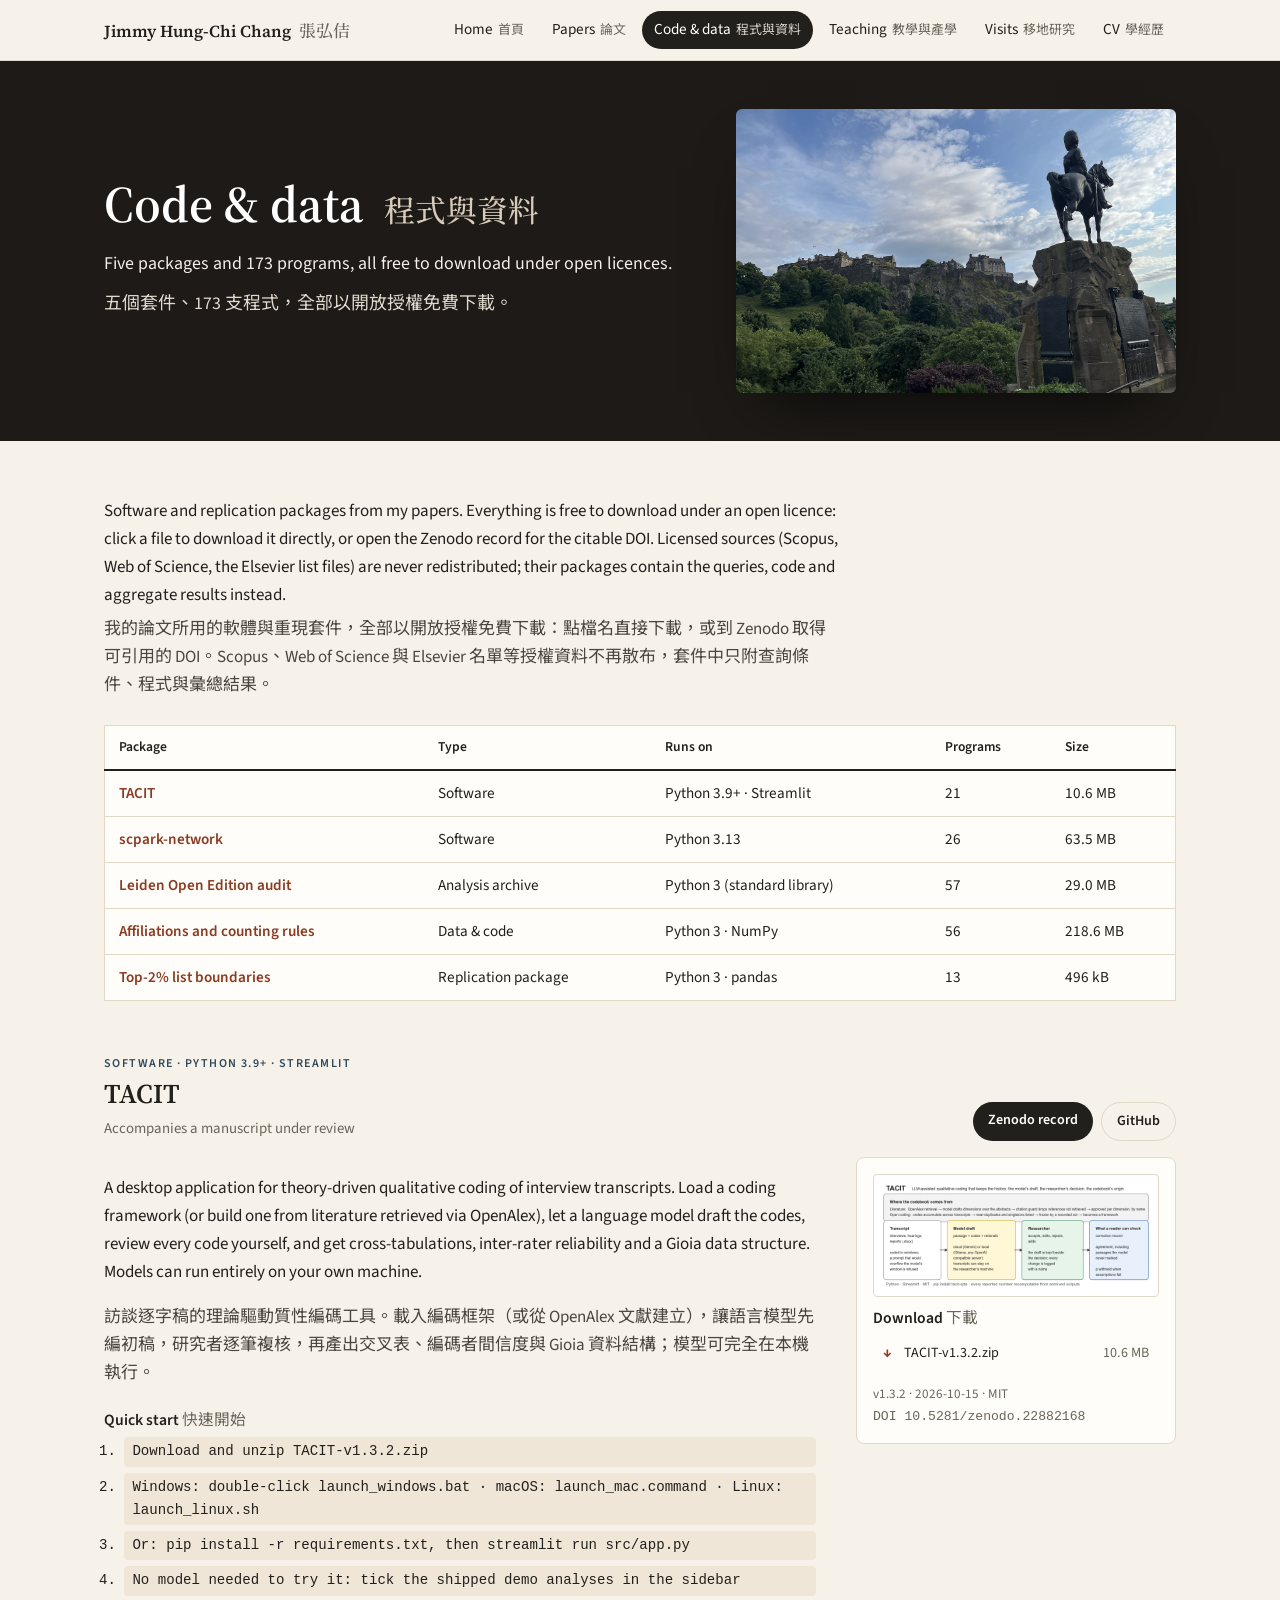
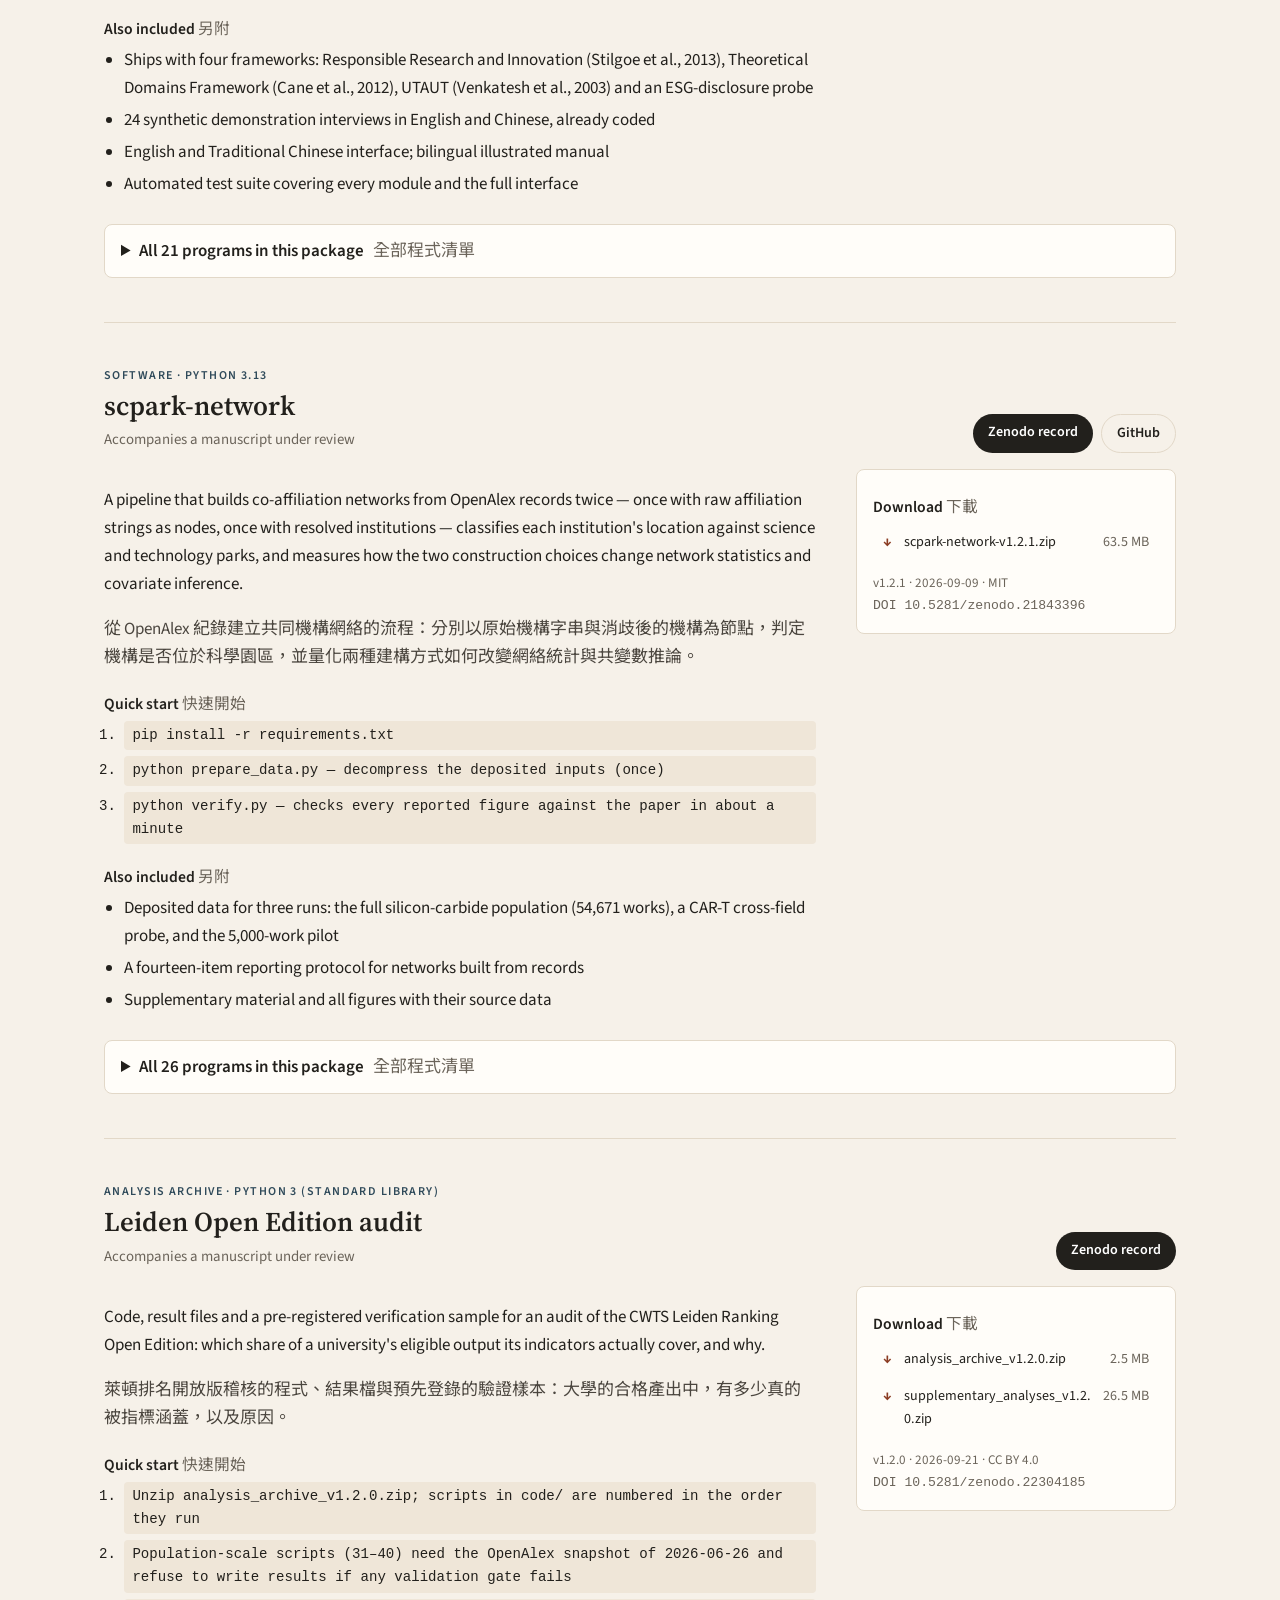
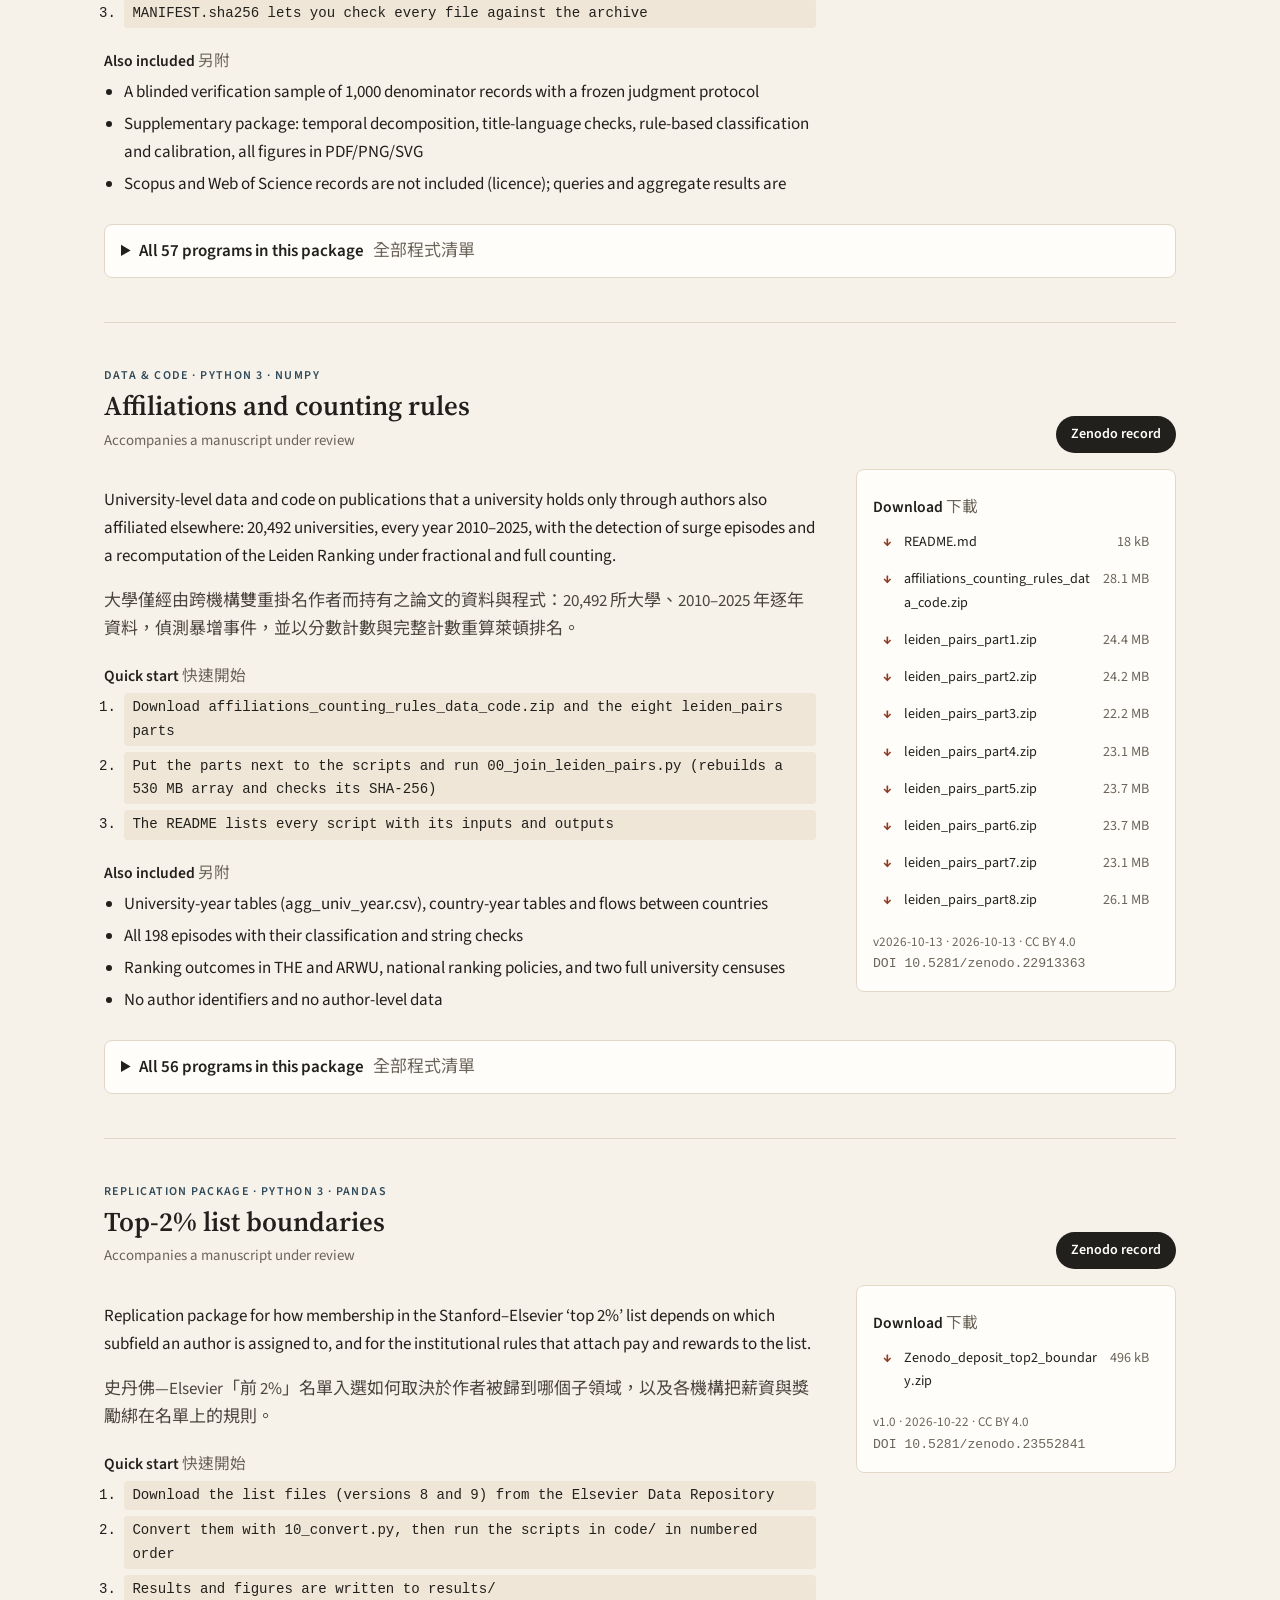
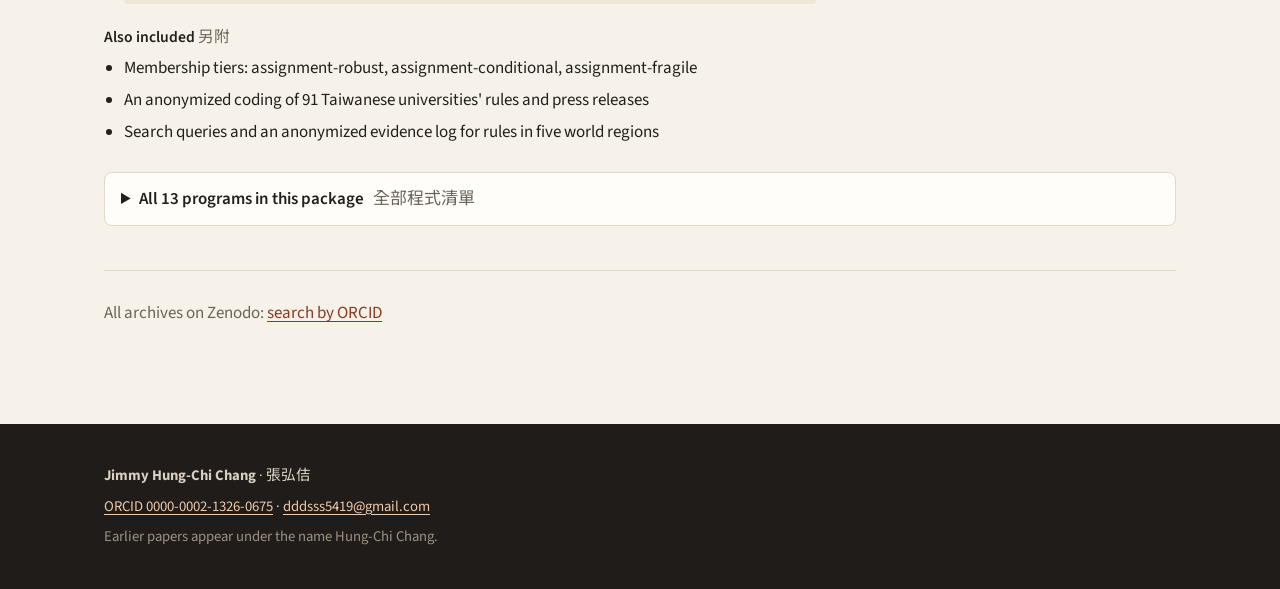
<file: code.html>
<!doctype html>
<html lang="en">
<head>
<meta charset="utf-8">
<meta name="viewport" content="width=device-width, initial-scale=1">
<title>Code & data — Jimmy Hung-Chi Chang</title>
<meta name="description" content="Open code and data archives on Zenodo.">
<meta property="og:type" content="website"><meta property="og:site_name" content="Jimmy Hung-Chi Chang">
<meta property="og:url" content="https://jimmy-hc-chang.github.io/website/code.html">
<meta property="og:title" content="Code & data — Jimmy Hung-Chi Chang"><meta property="og:description" content="Open code and data archives on Zenodo.">
<meta property="og:image" content="https://jimmy-hc-chang.github.io/website/assets/og-cover.jpg?v=3"><meta property="og:image:width" content="1200"><meta property="og:image:height" content="630"><meta property="og:image:alt" content="Jimmy Hung-Chi Chang speaking at the Global TechMining Conference, Wuhan University">
<meta name="twitter:card" content="summary_large_image"><meta name="twitter:image" content="https://jimmy-hc-chang.github.io/website/assets/og-cover.jpg?v=3">
<link rel="preconnect" href="https://fonts.googleapis.com"><link rel="preconnect" href="https://fonts.gstatic.com" crossorigin>
<link rel="stylesheet" href="https://fonts.googleapis.com/css2?family=Source+Serif+4:ital,opsz,wght@0,8..60,400;0,8..60,600;1,8..60,400&family=Source+Sans+3:wght@400;600&family=Noto+Serif+TC:wght@500;700&family=Noto+Sans+TC:wght@400;500&display=swap">
<link rel="stylesheet" href="style.css?v=b1c396a0">

</head>
<body class="p-code">
<header class="bar"><div class="wrap bar-in">
  <a class="brand" href="index.html">Jimmy Hung-Chi Chang <span lang="zh-Hant">張弘佶</span></a>
  <nav aria-label="Pages"><a href="index.html">Home<span lang="zh-Hant">首頁</span></a><a href="papers.html">Papers<span lang="zh-Hant">論文</span></a><a href="code.html" aria-current="page">Code &amp; data<span lang="zh-Hant">程式與資料</span></a><a href="teaching.html">Teaching<span lang="zh-Hant">教學與產學</span></a><a href="visits.html">Visits<span lang="zh-Hant">移地研究</span></a><a href="cv.html">CV<span lang="zh-Hant">學經歷</span></a></nav>
</div></header>
<section class="hero page-hero"><div class="wrap hero-in"><div class="hero-text">
  <h1>Code &amp; data <span lang="zh-Hant">程式與資料</span></h1>
  <p class="lede">Five packages and 173 programs, all free to download under open licences.</p><p class="lede zh" lang="zh-Hant">五個套件、173 支程式，全部以開放授權免費下載。</p></div>
  <figure class="hero-photo"><img src="assets/edinburgh-castle.jpg" alt="Edinburgh Castle"></figure>
</div></section>
<main>
<section class="wrap list codepage">
  <p class="intro">Software and replication packages from my papers. Everything is free to download under an open licence: click a file to download it directly, or open the Zenodo record for the citable DOI. Licensed sources (Scopus, Web of Science, the Elsevier list files) are never redistributed; their packages contain the queries, code and aggregate results instead.</p>
  <p class="intro zh" lang="zh-Hant">我的論文所用的軟體與重現套件，全部以開放授權免費下載：點檔名直接下載，或到 Zenodo 取得可引用的 DOI。Scopus、Web of Science 與 Elsevier 名單等授權資料不再散布，套件中只附查詢條件、程式與彙總結果。</p>
  <table class="pkgindex"><thead><tr><th>Package</th><th>Type</th><th>Runs on</th><th>Programs</th><th>Size</th></tr></thead><tbody><tr><td><a href="#tacit">TACIT</a></td><td>Software</td><td>Python 3.9+ · Streamlit</td><td>21</td><td>10.6 MB</td></tr><tr><td><a href="#scpark-network">scpark-network</a></td><td>Software</td><td>Python 3.13</td><td>26</td><td>63.5 MB</td></tr><tr><td><a href="#leiden-open-edition-audit">Leiden Open Edition audit</a></td><td>Analysis archive</td><td>Python 3 (standard library)</td><td>57</td><td>29.0 MB</td></tr><tr><td><a href="#affiliations-and-counting-rules">Affiliations and counting rules</a></td><td>Data & code</td><td>Python 3 · NumPy</td><td>56</td><td>218.6 MB</td></tr><tr><td><a href="#top-2%-list-boundaries">Top-2% list boundaries</a></td><td>Replication package</td><td>Python 3 · pandas</td><td>13</td><td>496 kB</td></tr></tbody></table>
  <article class="pkg" id="tacit">
  <header class="pkg-head">
    <div><p class="arch-kind">Software · Python 3.9+ · Streamlit</p><h3>TACIT</h3>
    <p class="arch-paper">Accompanies a manuscript under review</p></div>
    <div class="btns"><a class="btn-s" href="https://doi.org/10.5281/zenodo.22882168">Zenodo record</a><a class="btn-s ghost" href="https://github.com/NYCU-FUN-TECH-LAB/TACIT">GitHub</a></div>
  </header>
  <div class="pkg-grid">
    <div>
      <p>A desktop application for theory-driven qualitative coding of interview transcripts. Load a coding framework (or build one from literature retrieved via OpenAlex), let a language model draft the codes, review every code yourself, and get cross-tabulations, inter-rater reliability and a Gioia data structure. Models can run entirely on your own machine.</p>
      <p class="zh" lang="zh-Hant">訪談逐字稿的理論驅動質性編碼工具。載入編碼框架（或從 OpenAlex 文獻建立），讓語言模型先編初稿，研究者逐筆複核，再產出交叉表、編碼者間信度與 Gioia 資料結構；模型可完全在本機執行。</p>
      <h4>Quick start <span lang="zh-Hant">快速開始</span></h4>
      <ol class="quick"><li>Download and unzip TACIT-v1.3.2.zip</li><li>Windows: double-click launch_windows.bat · macOS: launch_mac.command · Linux: launch_linux.sh</li><li>Or: pip install -r requirements.txt, then streamlit run src/app.py</li><li>No model needed to try it: tick the shipped demo analyses in the sidebar</li></ol>
      <h4>Also included <span lang="zh-Hant">另附</span></h4>
      <ul><li>Ships with four frameworks: Responsible Research and Innovation (Stilgoe et al., 2013), Theoretical Domains Framework (Cane et al., 2012), UTAUT (Venkatesh et al., 2003) and an ESG-disclosure probe</li><li>24 synthetic demonstration interviews in English and Chinese, already coded</li><li>English and Traditional Chinese interface; bilingual illustrated manual</li><li>Automated test suite covering every module and the full interface</li></ul>
    </div>
    <aside class="dlbox">
      <img src="assets/fig-tacit.png" alt="" loading="lazy">
      <h4>Download <span lang="zh-Hant">下載</span></h4>
      <ul class="dl"><li><a href="https://zenodo.org/records/23402767/files/NYCU-FUN-TECH-LAB/TACIT-v1.3.2.zip?download=1" download><span class="fn">TACIT-v1.3.2.zip</span><span class="fs">10.6 MB</span></a></li></ul>
      <p class="facts">v1.3.2 · 2026-10-15 · MIT<br><span class="doi">DOI 10.5281/zenodo.22882168</span></p>
    </aside>
  </div>
  <details class="proglist"><summary>All 21 programs in this package <span lang="zh-Hant">全部程式清單</span></summary><h5>src/</h5><table class="progs"><tr><td><code>app.py</code></td><td>The Streamlit interface</td></tr><tr><td><code>bench_agreement.py</code></td><td>Agreement between model and reference codings</td></tr><tr><td><code>bench_models.py</code></td><td>Benchmark of models on this tool</td></tr><tr><td><code>bench_open_coding.py</code></td><td>Open-coding demonstration</td></tr><tr><td><code>bench_yield.py</code></td><td>Whole-transcript vs windowed coding: yield comparison</td></tr><tr><td><code>make_demo_data.py</code></td><td>Generate the synthetic demonstration data</td></tr><tr><td><code>make_hearing_corpus.py</code></td><td>Build a public demonstration corpus from US congressional hearings</td></tr><tr><td><code>tacit_analysis.py</code></td><td>Analysis engine: cross-tabulations, co-occurrence, cross-case matrix</td></tr><tr><td><code>tacit_coding.py</code></td><td>Windowed coding passes, yield checks and transcript reading</td></tr><tr><td><code>tacit_framework.py</code></td><td>Pluggable theoretical coding frameworks</td></tr><tr><td><code>tacit_highlight.py</code></td><td>Export codings highlighted back into the transcript (.docx)</td></tr><tr><td><code>tacit_i18n.py</code></td><td>Interface vocabulary in English and Traditional Chinese</td></tr><tr><td><code>tacit_irr.py</code></td><td>Blind double coding and inter-rater reliability</td></tr><tr><td><code>tacit_lexicon.py</code></td><td>Lexicon induction and audit</td></tr><tr><td><code>tacit_llm.py</code></td><td>Model-provider layer: Gemini, Ollama and any OpenAI-compatible endpoint</td></tr><tr><td><code>tacit_open.py</code></td><td>Open coding with a cumulative codebook</td></tr><tr><td><code>tacit_openalex.py</code></td><td>Build a framework from literature retrieved via OpenAlex, with the citation guard</td></tr><tr><td><code>tacit_review.py</code></td><td>Human review of model codings and the audit trail</td></tr><tr><td><code>tacit_schema.py</code></td><td>Single source of truth for the data structures</td></tr><tr><td><code>tacit_strings.py</code></td><td>Interface text in English and Traditional Chinese</td></tr><tr><td><code>tacit_themes.py</code></td><td>Second-order themes and the Gioia data structure</td></tr></table></details>
</article><article class="pkg" id="scpark-network">
  <header class="pkg-head">
    <div><p class="arch-kind">Software · Python 3.13</p><h3>scpark-network</h3>
    <p class="arch-paper">Accompanies a manuscript under review</p></div>
    <div class="btns"><a class="btn-s" href="https://doi.org/10.5281/zenodo.21843396">Zenodo record</a><a class="btn-s ghost" href="https://github.com/jimmy-hc-chang/scpark-network">GitHub</a></div>
  </header>
  <div class="pkg-grid">
    <div>
      <p>A pipeline that builds co-affiliation networks from OpenAlex records twice — once with raw affiliation strings as nodes, once with resolved institutions — classifies each institution's location against science and technology parks, and measures how the two construction choices change network statistics and covariate inference.</p>
      <p class="zh" lang="zh-Hant">從 OpenAlex 紀錄建立共同機構網絡的流程：分別以原始機構字串與消歧後的機構為節點，判定機構是否位於科學園區，並量化兩種建構方式如何改變網絡統計與共變數推論。</p>
      <h4>Quick start <span lang="zh-Hant">快速開始</span></h4>
      <ol class="quick"><li>pip install -r requirements.txt</li><li>python prepare_data.py — decompress the deposited inputs (once)</li><li>python verify.py — checks every reported figure against the paper in about a minute</li></ol>
      <h4>Also included <span lang="zh-Hant">另附</span></h4>
      <ul><li>Deposited data for three runs: the full silicon-carbide population (54,671 works), a CAR-T cross-field probe, and the 5,000-work pilot</li><li>A fourteen-item reporting protocol for networks built from records</li><li>Supplementary material and all figures with their source data</li></ul>
    </div>
    <aside class="dlbox">
      
      <h4>Download <span lang="zh-Hant">下載</span></h4>
      <ul class="dl"><li><a href="https://zenodo.org/records/22677778/files/tiger-lab-png/scpark-network-v1.2.1.zip?download=1" download><span class="fn">scpark-network-v1.2.1.zip</span><span class="fs">63.5 MB</span></a></li></ul>
      <p class="facts">v1.2.1 · 2026-09-09 · MIT<br><span class="doi">DOI 10.5281/zenodo.21843396</span></p>
    </aside>
  </div>
  <details class="proglist"><summary>All 26 programs in this package <span lang="zh-Hant">全部程式清單</span></summary><h5>analysis/</h5><table class="progs"><tr><td><code>10_robustness_checks.py</code></td><td>Robustness checks</td></tr><tr><td><code>11_institution_size_control.py</code></td><td>Control for institution size</td></tr><tr><td><code>12_productivity_control_robustness.py</code></td><td>Stress test of the productivity-controlled estimate</td></tr><tr><td><code>13_fetch_density_5000m.py</code></td><td>Radius-decoupling test: density at 5,000 m</td></tr><tr><td><code>14_refetch_density_2000m.py</code></td><td>Radius-decoupling test: density at 2,000 m</td></tr><tr><td><code>15_reviewer_response_analyses.py</code></td><td>Supplementary analyses for the reporting protocol</td></tr><tr><td><code>16_review_response_2026_09.py</code></td><td>Additional supplementary analyses</td></tr><tr><td><code>17_review_response_round2.py</code></td><td>Additional supplementary analyses, second set</td></tr><tr><td><code>18_synthetic_simulation.py</code></td><td>Synthetic-network simulation of the two construction errors</td></tr></table><h5>figures/</h5><table class="progs"><tr><td><code>fig1_mechanism.py</code></td><td>Figure 1: the two construction decisions, drawn from two real cases</td></tr><tr><td><code>fig2_degree_distributions.py</code></td><td>Figure 2: degree distributions under the two node-identity schemes</td></tr><tr><td><code>fig3_degree_distributions.py</code></td><td>Degree-distribution panel</td></tr><tr><td><code>fig3_forest_caps.py</code></td><td>Figure 3: the park coefficient under caps, fractional counting and a placebo exclusion</td></tr></table><h5>pipeline/</h5><table class="progs"><tr><td><code>01_fetch_openalex.py</code></td><td>Fetch the full OpenAlex population of the silicon-carbide topic</td></tr><tr><td><code>01b_fetch_openalex_cart.py</code></td><td>Fetch the CAR-T cell-therapy topic for the cross-field probe</td></tr><tr><td><code>02_geocode_and_enrich.py</code></td><td>Geocode affiliation strings (Nominatim) and extract micro-spatial features (OpenStreetMap)</td></tr><tr><td><code>02b_rerun_enrich_only.py</code></td><td>Re-run only the Overpass density step</td></tr><tr><td><code>03_fetch_wikidata_parks.py</code></td><td>Fetch the world list of science and technology parks from Wikidata</td></tr><tr><td><code>04_fetch_park_polygons.py</code></td><td>Fetch exact park boundaries from OpenStreetMap</td></tr><tr><td><code>05_match_parks_distance.py</code></td><td>Match institution coordinates to the Wikidata park list by distance</td></tr><tr><td><code>06_apply_polygon_refinement.py</code></td><td>Point-in-polygon refinement where exact boundaries exist</td></tr><tr><td><code>07_merge_method_a_b.py</code></td><td>Merge the two park classifications and report their agreement</td></tr><tr><td><code>08_build_entity_resolved_network.py</code></td><td>Build the entity-resolved network (standardized institutions as nodes)</td></tr><tr><td><code>09_build_naive_network.py</code></td><td>Build the naive network (raw affiliation strings as nodes)</td></tr></table><h5>(top level)/</h5><table class="progs"><tr><td><code>prepare_data.py</code></td><td>Decompress the deposited data files (run once)</td></tr><tr><td><code>verify.py</code></td><td>Check that the deposit reproduces the manuscript (about one minute; --full re-runs the permutations)</td></tr></table></details>
</article><article class="pkg" id="leiden-open-edition-audit">
  <header class="pkg-head">
    <div><p class="arch-kind">Analysis archive · Python 3 (standard library)</p><h3>Leiden Open Edition audit</h3>
    <p class="arch-paper">Accompanies a manuscript under review</p></div>
    <div class="btns"><a class="btn-s" href="https://doi.org/10.5281/zenodo.22304185">Zenodo record</a></div>
  </header>
  <div class="pkg-grid">
    <div>
      <p>Code, result files and a pre-registered verification sample for an audit of the CWTS Leiden Ranking Open Edition: which share of a university's eligible output its indicators actually cover, and why.</p>
      <p class="zh" lang="zh-Hant">萊頓排名開放版稽核的程式、結果檔與預先登錄的驗證樣本：大學的合格產出中，有多少真的被指標涵蓋，以及原因。</p>
      <h4>Quick start <span lang="zh-Hant">快速開始</span></h4>
      <ol class="quick"><li>Unzip analysis_archive_v1.2.0.zip; scripts in code/ are numbered in the order they run</li><li>Population-scale scripts (31–40) need the OpenAlex snapshot of 2026-06-26 and refuse to write results if any validation gate fails</li><li>MANIFEST.sha256 lets you check every file against the archive</li></ol>
      <h4>Also included <span lang="zh-Hant">另附</span></h4>
      <ul><li>A blinded verification sample of 1,000 denominator records with a frozen judgment protocol</li><li>Supplementary package: temporal decomposition, title-language checks, rule-based classification and calibration, all figures in PDF/PNG/SVG</li><li>Scopus and Web of Science records are not included (licence); queries and aggregate results are</li></ul>
    </div>
    <aside class="dlbox">
      
      <h4>Download <span lang="zh-Hant">下載</span></h4>
      <ul class="dl"><li><a href="https://zenodo.org/records/22872751/files/analysis_archive_v1.2.0.zip?download=1" download><span class="fn">analysis_archive_v1.2.0.zip</span><span class="fs">2.5 MB</span></a></li><li><a href="https://zenodo.org/records/22872751/files/supplementary_analyses_v1.2.0.zip?download=1" download><span class="fn">supplementary_analyses_v1.2.0.zip</span><span class="fs">26.5 MB</span></a></li></ul>
      <p class="facts">v1.2.0 · 2026-09-21 · CC BY 4.0<br><span class="doi">DOI 10.5281/zenodo.22304185</span></p>
    </aside>
  </div>
  <details class="proglist"><summary>All 57 programs in this package <span lang="zh-Hant">全部程式清單</span></summary><h5>code/</h5><table class="progs"><tr><td><code>01_probe_scopus.py</code></td><td>Test what the Scopus API returns (run this first)</td></tr><tr><td><code>02_sample_openalex.py</code></td><td>Draw a stratified cross-disciplinary sample from OpenAlex</td></tr><tr><td><code>03_fetch_scopus.py</code></td><td>Fetch Scopus records by DOI (quota-aware, resumable)</td></tr><tr><td><code>04_build_pairs.py</code></td><td>Pair the OpenAlex and Scopus records of the same paper</td></tr><tr><td><code>05_audit_divergence.py</code></td><td>Cross-database divergence: indicators with cluster-bootstrap intervals</td></tr><tr><td><code>06_wos_anchor.py</code></td><td>Web of Science anchor sample: parse exported records for a third-source check</td></tr><tr><td><code>07_make_wos_query.py</code></td><td>Build batch query strings for the Web of Science interface</td></tr><tr><td><code>08_probe_abstract_api.py</code></td><td>Test the Scopus Abstract Retrieval API</td></tr><tr><td><code>09_fetch_abstract_affiliations.py</code></td><td>Retrieve full affiliation lists through the Abstract Retrieval API</td></tr><tr><td><code>10_fetch_leiden_core.py</code></td><td>Download the Leiden core-sources and core-publications data</td></tr><tr><td><code>11_enrich_openalex_fields.py</code></td><td>Add language and source fields from OpenAlex</td></tr><tr><td><code>12_join_leiden_core.py</code></td><td>Join Leiden core / non-core flags to the sample</td></tr><tr><td><code>13_audit_core_exclusion.py</code></td><td>Exclusion patterns of the two core thresholds and their combined effect</td></tr><tr><td><code>14_fetch_leiden_ranking_data.py</code></td><td>Download the full underlying data of the Leiden Ranking Open Edition 2025</td></tr><tr><td><code>15_replicate_leiden_indicators.py</code></td><td>Validation gate: recompute the official university indicators from publication-level data</td></tr><tr><td><code>16_ranking_impact.py</code></td><td>Effect of the core-source threshold on the official ranking indicators</td></tr><tr><td><code>17_fetch_openalex_institutions.py</code></td><td>Build a coordinate table of OpenAlex institutions</td></tr><tr><td><code>18_sample_leiden_pubs.py</code></td><td>Stratified sample of Leiden publications with their OpenAlex institutions</td></tr><tr><td><code>19_replicate_collab_flags.py</code></td><td>Validation gate: reproduce the short-distance collaboration flag</td></tr><tr><td><code>20_audit_distance_misclassification.py</code></td><td>Scale, geography and consequences of distance misclassification</td></tr><tr><td><code>21_recompute_top10.py</code></td><td>Recompute PP(top 10%) under the core threshold</td></tr><tr><td><code>22_decompose_temporal.py</code></td><td>Why the core pass rate falls year by year: a three-level decomposition</td></tr><tr><td><code>23_confound_check.py</code></td><td>Common-factor check</td></tr><tr><td><code>24_range_restriction.py</code></td><td>Formal test of range restriction</td></tr><tr><td><code>25_robustness_suite.py</code></td><td>Robustness suite for the core claims</td></tr><tr><td><code>26_field_country.py</code></td><td>Field × country: is the humanities and social sciences coverage gap universal?</td></tr><tr><td><code>27_fetch_openalex_sources.py</code></td><td>Fetch the country of every OpenAlex source</td></tr><tr><td><code>28_figure1.py</code></td><td>Figure 1: exclusion structure at population scale</td></tr><tr><td><code>29_figure2.py</code></td><td>Figure 2: university-level indicator coverage and how it covaries with indicator values</td></tr><tr><td><code>30_build_manuscript.js</code></td><td>Assemble the manuscript document</td></tr><tr><td><code>31_pass1_extract.py</code></td><td>Pass 1: extract the full OpenAlex snapshot into compact binary tables</td></tr><tr><td><code>32_pass2_join.py</code></td><td>Pass 2: join snapshot attributes to CWTS v3 core status</td></tr><tr><td><code>33_pass2b_conditional.py</code></td><td>Pass 2b: conditional decomposition isolating the language rule</td></tr><tr><td><code>34_disposition_by_group.py</code></td><td>Four-way disposition of English-language works, by country and field</td></tr><tr><td><code>35_mechanism_summary.py</code></td><td>Turn the tables of 33–34 into the reported numbers; test the monotone relation</td></tr><tr><td><code>36_disappearance_diagnosis.py</code></td><td>Are works that disappear deleted or merged?</td></tr><tr><td><code>37_coupling_decomposition.py</code></td><td>Two preliminary tests of the coupling mechanism</td></tr><tr><td><code>38_denominator_verification.py</code></td><td>Stratified human verification of the 74% denominator</td></tr><tr><td><code>39_partition_sensitivity.py</code></td><td>Sensitivity bounds under counterfactual field partitions</td></tr><tr><td><code>40_denominator_bounds.py</code></td><td>Objective bounds on the headline denominator (no human judgement needed)</td></tr><tr><td><code>41_make_archive.py</code></td><td>Assemble this timestamped Zenodo archive</td></tr><tr><td><code>42_fetch_nature_2026.py</code></td><td>Fetch metadata of all 2026 Nature papers from the OpenAlex API</td></tr><tr><td><code>43_ed_figure_rank_shift.py</code></td><td>Extended Data figure: distribution of rank shifts under the counterfactual</td></tr><tr><td><code>config.py</code></td><td>Shared settings</td></tr><tr><td><code>utils_http.py</code></td><td>HTTP helpers: retries, back-off, quota headers, SQLite cache</td></tr></table><h5>code_supplementary/</h5><table class="progs"><tr><td><code>s01_excluded_work_quality.py</code></td><td>Can the criteria tell defects from quality screening? Quality of excluded works</td></tr><tr><td><code>s02_decompose_temporal_2009_2022.py</code></td><td>Exact structural decomposition of the 2009–2022 rise in core share</td></tr><tr><td><code>s02b_decompose_temporal_eligible.py</code></td><td>The same decomposition restricted to eligible document types</td></tr><tr><td><code>s03_language_label_verification.py</code></td><td>Verification of language labels</td></tr><tr><td><code>s03b_title_language_classifier.py</code></td><td>Title-based language classifier</td></tr><tr><td><code>s03c_label_corrected_dispositions.py</code></td><td>Label-corrected dispositions for Indonesia, Ukraine, Brazil and the United States</td></tr><tr><td><code>s05_ratio_fullcounting_and_components.py</code></td><td>Citation ratio under full counting, with numerator and denominator reported separately</td></tr><tr><td><code>s06_automated_denominator_verification.py</code></td><td>Rule-based classification of the frozen 1,000-record denominator sample</td></tr><tr><td><code>s07_no_source_by_year.py</code></td><td>Yearly disposition of eligible works: no source, outside window, non-core, core</td></tr><tr><td><code>s08_calibration_agreement.py</code></td><td>Agreement between the rules and the author&#x27;s blinded reading of 100 records</td></tr></table><h5>figure_scripts/</h5><table class="progs"><tr><td><code>make_all_figures.py</code></td><td>Regenerate every figure and display item from the result files</td></tr><tr><td><code>naturestyle.py</code></td><td>Shared figure style</td></tr></table></details>
</article><article class="pkg" id="affiliations-and-counting-rules">
  <header class="pkg-head">
    <div><p class="arch-kind">Data & code · Python 3 · NumPy</p><h3>Affiliations and counting rules</h3>
    <p class="arch-paper">Accompanies a manuscript under review</p></div>
    <div class="btns"><a class="btn-s" href="https://doi.org/10.5281/zenodo.22913363">Zenodo record</a></div>
  </header>
  <div class="pkg-grid">
    <div>
      <p>University-level data and code on publications that a university holds only through authors also affiliated elsewhere: 20,492 universities, every year 2010–2025, with the detection of surge episodes and a recomputation of the Leiden Ranking under fractional and full counting.</p>
      <p class="zh" lang="zh-Hant">大學僅經由跨機構雙重掛名作者而持有之論文的資料與程式：20,492 所大學、2010–2025 年逐年資料，偵測暴增事件，並以分數計數與完整計數重算萊頓排名。</p>
      <h4>Quick start <span lang="zh-Hant">快速開始</span></h4>
      <ol class="quick"><li>Download affiliations_counting_rules_data_code.zip and the eight leiden_pairs parts</li><li>Put the parts next to the scripts and run 00_join_leiden_pairs.py (rebuilds a 530 MB array and checks its SHA-256)</li><li>The README lists every script with its inputs and outputs</li></ol>
      <h4>Also included <span lang="zh-Hant">另附</span></h4>
      <ul><li>University-year tables (agg_univ_year.csv), country-year tables and flows between countries</li><li>All 198 episodes with their classification and string checks</li><li>Ranking outcomes in THE and ARWU, national ranking policies, and two full university censuses</li><li>No author identifiers and no author-level data</li></ul>
    </div>
    <aside class="dlbox">
      
      <h4>Download <span lang="zh-Hant">下載</span></h4>
      <ul class="dl"><li><a href="https://zenodo.org/records/23330313/files/README.md?download=1" download><span class="fn">README.md</span><span class="fs">18 kB</span></a></li><li><a href="https://zenodo.org/records/23330313/files/affiliations_counting_rules_data_code.zip?download=1" download><span class="fn">affiliations_counting_rules_data_code.zip</span><span class="fs">28.1 MB</span></a></li><li><a href="https://zenodo.org/records/23330313/files/leiden_pairs_part1.zip?download=1" download><span class="fn">leiden_pairs_part1.zip</span><span class="fs">24.4 MB</span></a></li><li><a href="https://zenodo.org/records/23330313/files/leiden_pairs_part2.zip?download=1" download><span class="fn">leiden_pairs_part2.zip</span><span class="fs">24.2 MB</span></a></li><li><a href="https://zenodo.org/records/23330313/files/leiden_pairs_part3.zip?download=1" download><span class="fn">leiden_pairs_part3.zip</span><span class="fs">22.2 MB</span></a></li><li><a href="https://zenodo.org/records/23330313/files/leiden_pairs_part4.zip?download=1" download><span class="fn">leiden_pairs_part4.zip</span><span class="fs">23.1 MB</span></a></li><li><a href="https://zenodo.org/records/23330313/files/leiden_pairs_part5.zip?download=1" download><span class="fn">leiden_pairs_part5.zip</span><span class="fs">23.7 MB</span></a></li><li><a href="https://zenodo.org/records/23330313/files/leiden_pairs_part6.zip?download=1" download><span class="fn">leiden_pairs_part6.zip</span><span class="fs">23.7 MB</span></a></li><li><a href="https://zenodo.org/records/23330313/files/leiden_pairs_part7.zip?download=1" download><span class="fn">leiden_pairs_part7.zip</span><span class="fs">23.1 MB</span></a></li><li><a href="https://zenodo.org/records/23330313/files/leiden_pairs_part8.zip?download=1" download><span class="fn">leiden_pairs_part8.zip</span><span class="fs">26.1 MB</span></a></li></ul>
      <p class="facts">v2026-10-13 · 2026-10-13 · CC BY 4.0<br><span class="doi">DOI 10.5281/zenodo.22913363</span></p>
    </aside>
  </div>
  <details class="proglist"><summary>All 56 programs in this package <span lang="zh-Hant">全部程式清單</span></summary><h5>(top level)/</h5><table class="progs"><tr><td><code>00_pass1b_authorships.py</code></td><td>Pass 1b — extract an authorship table (work x author x institution) from the OpenAlex works snapshot</td></tr><tr><td><code>01_pass2b_only_dual.py</code></td><td>Pass 2b — dual-affiliation indicators for every university and publication year</td></tr><tr><td><code>02_pass2c_authors_partners.py</code></td><td>Pass 2c — author-level and partner-level counts for candidate universities, used to tell resolution errors from concentration</td></tr><tr><td><code>02b_cand_diagnostics.py</code></td><td>diagnostics for the candidate and comparison universities in their highest three-year window</td></tr><tr><td><code>03_episodes.py</code></td><td>Episode detection, first version of the size requirements</td></tr><tr><td><code>03b_episodes_v2.py</code></td><td>episode detection, version 2 (the version reported in the paper)</td></tr><tr><td><code>04_pass2d_leiden_pairs.py</code></td><td>Pass 2d — publication-level flags for the Leiden counterfactual</td></tr><tr><td><code>05_leiden_counterfactual.py</code></td><td>Leiden counterfactual, fractional counting</td></tr><tr><td><code>05b_leiden_counterfactual_fullcount.py</code></td><td>Leiden counterfactual, full counting</td></tr><tr><td><code>06_mechanisms.py</code></td><td>Classification of episodes (episodes_v2.csv)</td></tr><tr><td><code>06b_shared_authors.py</code></td><td>authors shared between universities in a concentrated episode</td></tr><tr><td><code>07b_figures_nature.py</code></td><td>main figures (Figs 1-3) in the format of the Nature journals</td></tr><tr><td><code>08_pass2e_missing_affiliations.py</code></td><td>Pass 2e — bias from authorships without an institution</td></tr><tr><td><code>09_verify_shared_authors.py</code></td><td>Checks on the shared authors (authors with five or more dual works at two or more universities in a concentrated episode)</td></tr><tr><td><code>10_verify_class_B.py</code></td><td>Affiliation-string check for class B (baseline &gt;= 25) and class C episodes</td></tr><tr><td><code>10b_verify_class_DE.py</code></td><td>The check of 10_verify_class_B.py applied to the dispersed (D) and intermediate (E) classes, with matching after removal of diacritics</td></tr><tr><td><code>11_pass2f_country_level.py</code></td><td>country-level counts without double counting</td></tr><tr><td><code>12_robustness_v1_rule.py</code></td><td>robustness of the main comparisons to the episode rule</td></tr><tr><td><code>15_si_episode_table.py</code></td><td>Supplementary Table 1</td></tr><tr><td><code>18_layer2_robustness.py</code></td><td>robustness analyses added before submission</td></tr><tr><td><code>23_further_checks.py</code></td><td>further checks on the episode analysis</td></tr><tr><td><code>24_orcid_check.py</code></td><td>the top-20 share of dual-affiliation-only works recomputed on authors with an ORCID record only, for the string-confirmed concentrated, dispersed and </td></tr><tr><td><code>26_author_level_pass.py</code></td><td>one pass over the OpenAlex work files for two quantities</td></tr><tr><td><code>28_author_level_counterfactual.py</code></td><td>Leiden Ranking Open Edition 2025, PP(top 10%), 2020-2023, core publications</td></tr><tr><td><code>00_join_leiden_pairs.py</code></td><td>rebuilds leiden_pairs.npy from leiden_pairs_part1.zip to leiden_pairs_part8.zip, placed in the same folder as this script, and checks the result again</td></tr><tr><td><code>27_counting_checks.py</code></td><td>further quantities for the rank analysis and the policy analysis</td></tr><tr><td><code>31_strings_outside.py</code></td><td>affiliation-string check for the universities that leave their Leiden stability interval under full counting and have no episode overlapping 2020-2023</td></tr><tr><td><code>32_string_rate_shared.py</code></td><td>the confirmation rate for the affiliation strings of the 121 shared authors, computed on authorships whose raw strings name the university</td></tr><tr><td><code>41_the_specifications_figure.py</code></td><td>excess change in the THE citation percentile of universities in a concentrated episode over their matched universities, for every specification comput</td></tr><tr><td><code>42_table_s1.py</code></td><td>table S1 of the short form (from 21_ed_table2.py, with the column named as in the text)</td></tr><tr><td><code>29_classification_checks.py</code></td><td>further checks on the episode classification and the policy association</td></tr><tr><td><code>30_topk_benchmark.py</code></td><td>a reference distribution for the withdrawal of the eight most active dual-affiliated authors&#x27; works, and two counts from the work files</td></tr><tr><td><code>35_threshold_sweep_classes.py</code></td><td>the episode rule&#x27;s share, rise and baseline thresholds varied, with the classification applied to each result</td></tr><tr><td><code>34_rank_bands_by_method.py</code></td><td>how the published ranks of the Leiden Ranking Open Edition 2025 (PP(top 10%), 2020-2023) differ between fractional and full counting for the same univ</td></tr><tr><td><code>34b_rank_bands_by_country.py</code></td><td>for the rank lines of script 34 (50, 100, 200, 1,000, 1,500), the countries of the universities that are inside a line under one counting method only </td></tr><tr><td><code>36_affiliations_per_authorship.py</code></td><td>how many institutions one author lists on one paper</td></tr><tr><td><code>37_policy_line_crossings.py</code></td><td>after the withdrawal of script 30 (the dual-affiliation-only works of each university&#x27;s eight most active such authors), how many universities in each</td></tr><tr><td><code>38_students_at_rank_lines.py</code></td><td>the number of students at the universities whose side of a rank line depends on the counting method, and at the universities that the eight-author wit</td></tr><tr><td><code>40_short_form_figures.py</code></td><td>Fig</td></tr><tr><td><code>43_supplementary_figures.py</code></td><td>the supplementary figures drawn by the analysis scripts of this archive, redrawn to journal figure guidelines</td></tr></table><h5>policy_layer/</h5><table class="progs"><tr><td><code>20_policy_test.py</code></td><td>do concentrated episodes follow national ranking policies? Inputs</td></tr><tr><td><code>22_policy_tests_v2.py</code></td><td>the policy analysis with the country as the unit, at both cut-points of the shared-author share, with policy end years, with the ambiguous codes flipp</td></tr><tr><td><code>21_ed_table2.py</code></td><td>Extended Data Table 2 as an image</td></tr></table><h5>rank_outcomes/</h5><table class="progs"><tr><td><code>01_parse_the.py</code></td><td>parse the ranking tables embedded in the public THE World University Rankings pages (https://www.timeshighereducation.com/world-university-rankings/&lt;e</td></tr><tr><td><code>02_match_the.py</code></td><td>match episode universities (episodes_classified.csv) to names in the THE tables</td></tr><tr><td><code>03_the_outcomes.py</code></td><td>what happened to universities in a concentrated episode in the THE World University Rankings</td></tr><tr><td><code>03b_the_outcomes_all_classes.py</code></td><td>the THE citation-score comparison of 03_the_outcomes.py for every class (exact name matches plus the manual list for class C), and a placebo</td></tr><tr><td><code>04_arwu_outcomes.py</code></td><td>universities in an episode, in the Academic Ranking of World Universities (ARWU) 2010–2025</td></tr><tr><td><code>05_fig_the.py</code></td><td>Fig</td></tr><tr><td><code>06_the_matched.py</code></td><td>checks of the THE outcome analysis added before submission</td></tr><tr><td><code>07_thresholds_and_persistence.py</code></td><td>two further readings of the THE World University Rankings for universities with a concentrated episode</td></tr><tr><td><code>08_the_matched_v2.py</code></td><td>the THE comparison with (1) a fixed horizon as the primary estimate, (2) matching on the pre-trend as well as the level, (3) matched universities scor</td></tr><tr><td><code>eval_nuxt.js</code></td><td>Evaluate a Nuxt JSONP payload file and print its data as JSON</td></tr><tr><td><code>33_the_breaks_placebo.py</code></td><td>two checks on the reported THE estimate (08_the_matched_v2.py</td></tr></table><h5>taiwan_census/</h5><table class="progs"><tr><td><code>04_fetch_full.py</code></td><td>Full census (no sampling) of the articles and reviews of two universities, 2016-2025, from the OpenAlex interface with cursor paging</td></tr><tr><td><code>05_full_analysis.py</code></td><td>Indicators recomputed from the full census of two universities, for two scopes</td></tr></table></details>
</article><article class="pkg" id="top-2%-list-boundaries">
  <header class="pkg-head">
    <div><p class="arch-kind">Replication package · Python 3 · pandas</p><h3>Top-2% list boundaries</h3>
    <p class="arch-paper">Accompanies a manuscript under review</p></div>
    <div class="btns"><a class="btn-s" href="https://doi.org/10.5281/zenodo.23552841">Zenodo record</a></div>
  </header>
  <div class="pkg-grid">
    <div>
      <p>Replication package for how membership in the Stanford–Elsevier ‘top 2%’ list depends on which subfield an author is assigned to, and for the institutional rules that attach pay and rewards to the list.</p>
      <p class="zh" lang="zh-Hant">史丹佛—Elsevier「前 2%」名單入選如何取決於作者被歸到哪個子領域，以及各機構把薪資與獎勵綁在名單上的規則。</p>
      <h4>Quick start <span lang="zh-Hant">快速開始</span></h4>
      <ol class="quick"><li>Download the list files (versions 8 and 9) from the Elsevier Data Repository</li><li>Convert them with 10_convert.py, then run the scripts in code/ in numbered order</li><li>Results and figures are written to results/</li></ol>
      <h4>Also included <span lang="zh-Hant">另附</span></h4>
      <ul><li>Membership tiers: assignment-robust, assignment-conditional, assignment-fragile</li><li>An anonymized coding of 91 Taiwanese universities' rules and press releases</li><li>Search queries and an anonymized evidence log for rules in five world regions</li></ul>
    </div>
    <aside class="dlbox">
      
      <h4>Download <span lang="zh-Hant">下載</span></h4>
      <ul class="dl"><li><a href="https://zenodo.org/records/23552842/files/Zenodo_deposit_top2_boundary.zip?download=1" download><span class="fn">Zenodo_deposit_top2_boundary.zip</span><span class="fs">496 kB</span></a></li></ul>
      <p class="facts">v1.0 · 2026-10-22 · CC BY 4.0<br><span class="doi">DOI 10.5281/zenodo.23552841</span></p>
    </aside>
  </div>
  <details class="proglist"><summary>All 13 programs in this package <span lang="zh-Hant">全部程式清單</span></summary><h5>code/</h5><table class="progs"><tr><td><code>01_boundary_retraction.py</code></td><td>Reproduces the c-score and the inclusion rule, runs the reassignment counterfactual, and the sensitivity analysis for citations to retracted papers</td></tr><tr><td><code>02_robustness.py</code></td><td>Robustness</td></tr><tr><td><code>03_figures_tables.py</code></td><td>Figures and tables by country, subfield and domain</td></tr><tr><td><code>04_tiebreak.py</code></td><td>Ties between the first and second subfield</td></tr><tr><td><code>05_robust_tiers.py</code></td><td>Membership tiers (K = 5)</td></tr><tr><td><code>06_tw_universities.py</code></td><td>Merges Taiwanese affiliations to the university level (hospitals, firms and Academia Sinica excluded)</td></tr><tr><td><code>07_subfield_tiers.py</code></td><td>Membership tiers by subfield, and subfields in which the subfield route is inactive</td></tr><tr><td><code>08_reanalysis.py</code></td><td>Exit rates by gap and by margin above the primary cut-off, the near-tie excess, share-based gaps, within-field reassignment, data-cleaning checks and </td></tr><tr><td><code>09_fig_exit_gap.py</code></td><td>Figure 1</td></tr><tr><td><code>10_convert.py</code></td><td>Converts a Table 1 workbook (sheet &quot;Data&quot;) to .csv.gz</td></tr><tr><td><code>12_career_edition.py</code></td><td>Membership tiers for the career-long edition and for the union of the two editions</td></tr><tr><td><code>13_v8_to_v9.py</code></td><td>Links the version 8 single-year list to version 9 by name and first year of publication; stay rates by tier and margin, and changes of primary subfiel</td></tr><tr><td><code>tiers_lib.py</code></td><td>Shared functions</td></tr></table></details>
</article>
  <p class="more">All archives on Zenodo: <a href="https://zenodo.org/search?q=metadata.creators.person_or_org.identifiers.identifier%3A%220000-0002-1326-0675%22">search by ORCID</a></p>
</section>
</main>
<footer class="foot"><div class="wrap">
  <div><b>Jimmy Hung-Chi Chang</b> · <span lang="zh-Hant">張弘佶</span></div>
  <div><a href="https://orcid.org/0000-0002-1326-0675">ORCID 0000-0002-1326-0675</a> · <a href="mailto:dddsss5419@gmail.com">dddsss5419@gmail.com</a></div>
  <div class="muted">Earlier papers appear under the name Hung-Chi Chang.</div>
</div></footer>
</body>
</html>
</file>
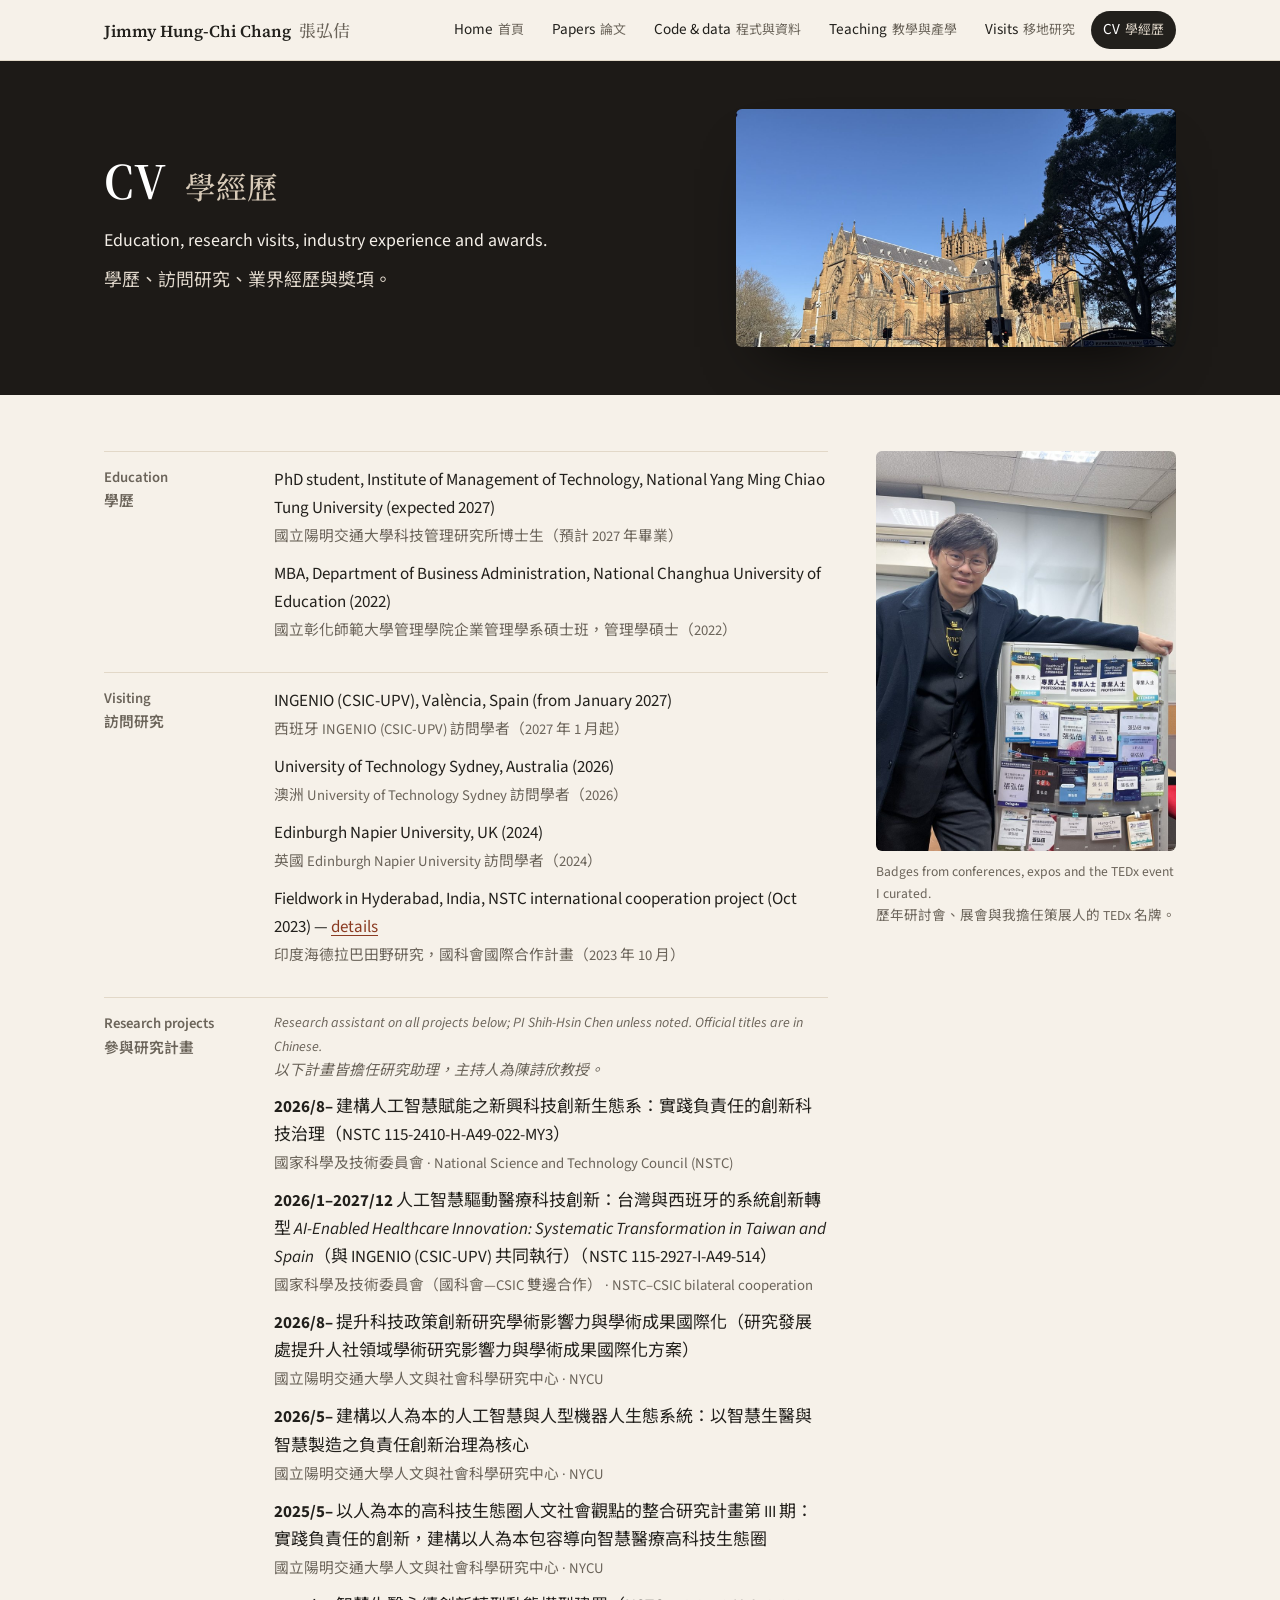
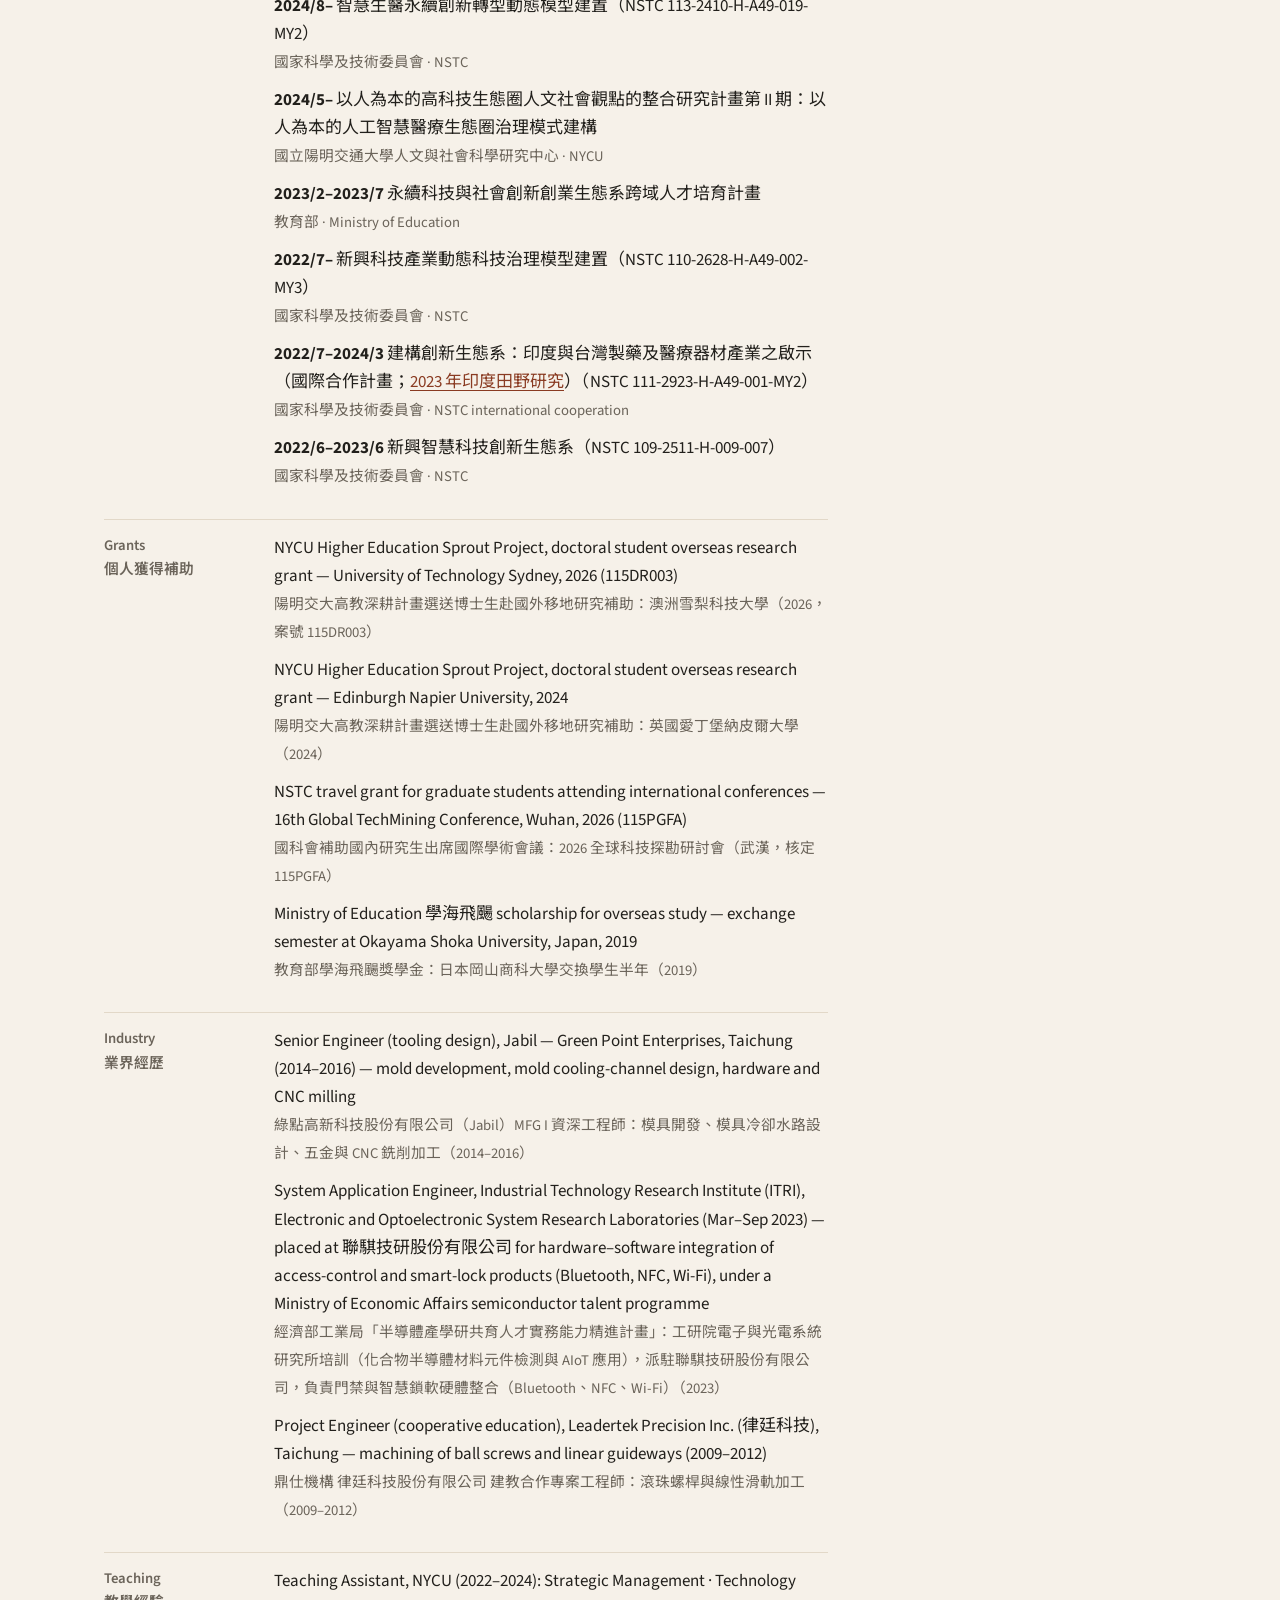
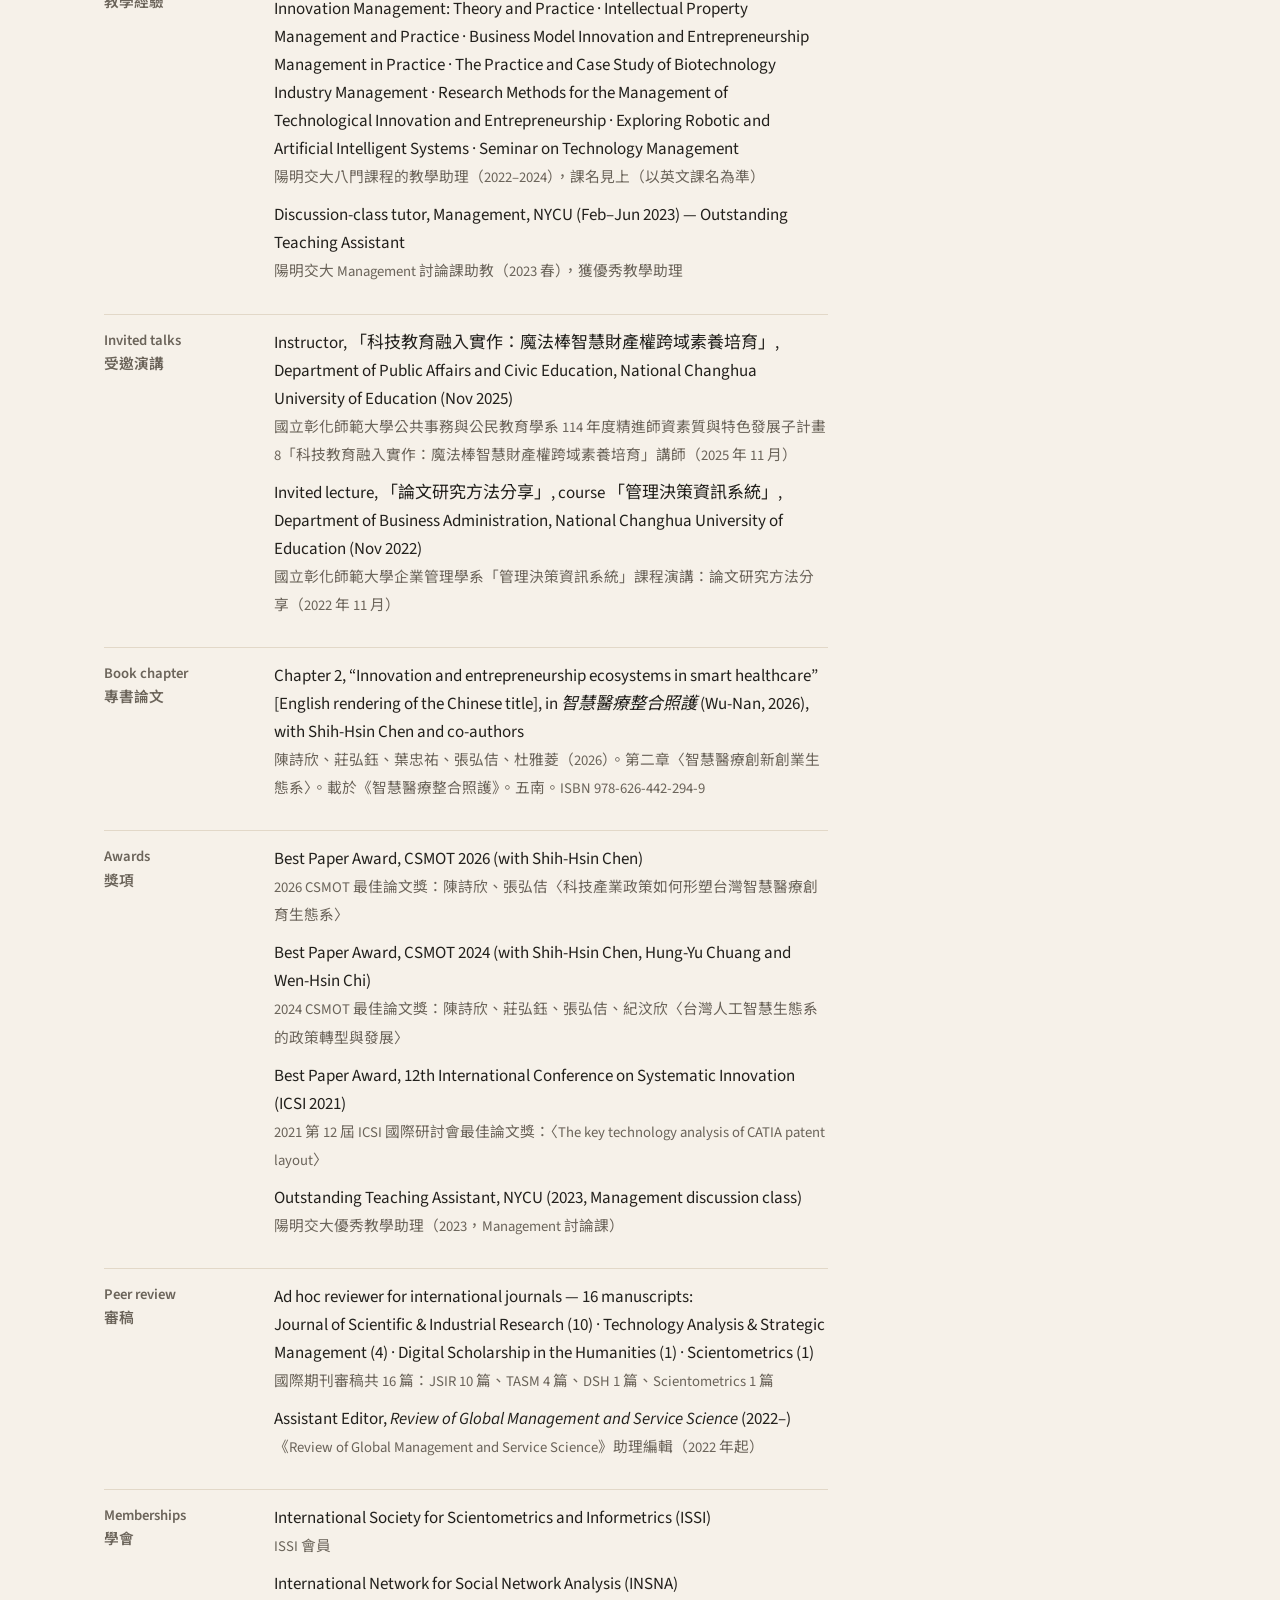
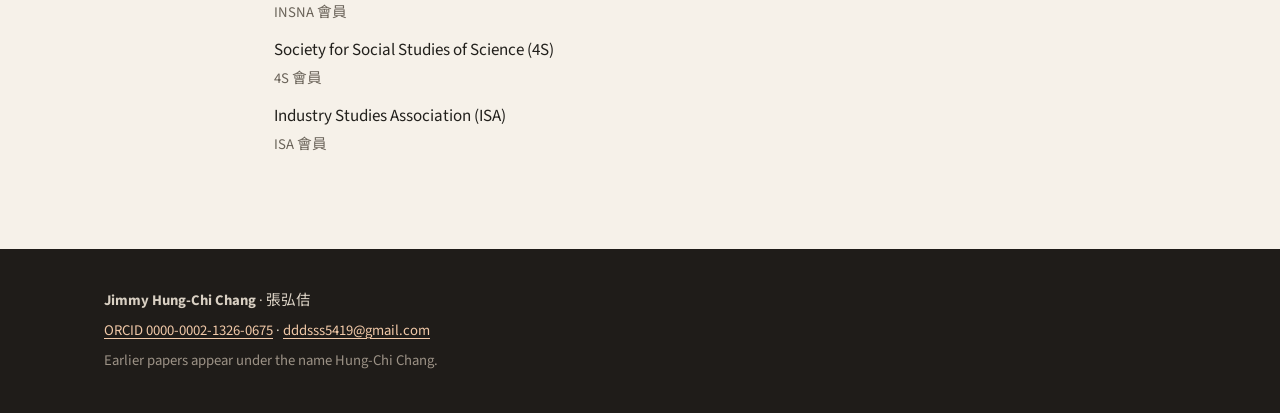
<file: cv.html>
<!doctype html>
<html lang="en">
<head>
<meta charset="utf-8">
<meta name="viewport" content="width=device-width, initial-scale=1">
<title>CV — Jimmy Hung-Chi Chang</title>
<meta name="description" content="CV of Jimmy Hung-Chi Chang.">
<meta property="og:type" content="website"><meta property="og:site_name" content="Jimmy Hung-Chi Chang">
<meta property="og:url" content="https://jimmy-hc-chang.github.io/website/cv.html">
<meta property="og:title" content="CV — Jimmy Hung-Chi Chang"><meta property="og:description" content="CV of Jimmy Hung-Chi Chang.">
<meta property="og:image" content="https://jimmy-hc-chang.github.io/website/assets/og-cover.jpg?v=3"><meta property="og:image:width" content="1200"><meta property="og:image:height" content="630"><meta property="og:image:alt" content="Jimmy Hung-Chi Chang speaking at the Global TechMining Conference, Wuhan University">
<meta name="twitter:card" content="summary_large_image"><meta name="twitter:image" content="https://jimmy-hc-chang.github.io/website/assets/og-cover.jpg?v=3">
<link rel="preconnect" href="https://fonts.googleapis.com"><link rel="preconnect" href="https://fonts.gstatic.com" crossorigin>
<link rel="stylesheet" href="https://fonts.googleapis.com/css2?family=Source+Serif+4:ital,opsz,wght@0,8..60,400;0,8..60,600;1,8..60,400&family=Source+Sans+3:wght@400;600&family=Noto+Serif+TC:wght@500;700&family=Noto+Sans+TC:wght@400;500&display=swap">
<link rel="stylesheet" href="style.css?v=b1c396a0">

</head>
<body class="p-cv">
<header class="bar"><div class="wrap bar-in">
  <a class="brand" href="index.html">Jimmy Hung-Chi Chang <span lang="zh-Hant">張弘佶</span></a>
  <nav aria-label="Pages"><a href="index.html">Home<span lang="zh-Hant">首頁</span></a><a href="papers.html">Papers<span lang="zh-Hant">論文</span></a><a href="code.html">Code &amp; data<span lang="zh-Hant">程式與資料</span></a><a href="teaching.html">Teaching<span lang="zh-Hant">教學與產學</span></a><a href="visits.html">Visits<span lang="zh-Hant">移地研究</span></a><a href="cv.html" aria-current="page">CV<span lang="zh-Hant">學經歷</span></a></nav>
</div></header>
<section class="hero page-hero"><div class="wrap hero-in"><div class="hero-text">
  <h1>CV <span lang="zh-Hant">學經歷</span></h1>
  <p class="lede">Education, research visits, industry experience and awards.</p><p class="lede zh" lang="zh-Hant">學歷、訪問研究、業界經歷與獎項。</p></div>
  <figure class="hero-photo"><img src="assets/sydney.jpg" alt="St Mary’s Cathedral, Sydney"></figure>
</div></section>
<main>
<section class="wrap cvwrap">
  <div class="cvmain"><dl class="cv">
      <div class="cv-row">
        <dt>Education<br><span lang="zh-Hant">學歷</span></dt>
      <dd>PhD student, Institute of Management of Technology, National Yang Ming Chiao Tung University (expected 2027)<br><span class="cv-zh" lang="zh-Hant">國立陽明交通大學科技管理研究所博士生（預計 2027 年畢業）</span></dd>
      <dd>MBA, Department of Business Administration, National Changhua University of Education (2022)<br><span class="cv-zh" lang="zh-Hant">國立彰化師範大學管理學院企業管理學系碩士班，管理學碩士（2022）</span></dd>
      </div>
      <div class="cv-row">
        <dt>Visiting<br><span lang="zh-Hant">訪問研究</span></dt>
      <dd>INGENIO (CSIC-UPV), València, Spain (from January 2027)<br><span class="cv-zh" lang="zh-Hant">西班牙 INGENIO (CSIC-UPV) 訪問學者（2027 年 1 月起）</span></dd>
      <dd>University of Technology Sydney, Australia (2026)<br><span class="cv-zh" lang="zh-Hant">澳洲 University of Technology Sydney 訪問學者（2026）</span></dd>
      <dd>Edinburgh Napier University, UK (2024)<br><span class="cv-zh" lang="zh-Hant">英國 Edinburgh Napier University 訪問學者（2024）</span></dd>
      <dd>Fieldwork in Hyderabad, India, NSTC international cooperation project (Oct 2023) — <a href="visits.html">details</a><br><span class="cv-zh" lang="zh-Hant">印度海德拉巴田野研究，國科會國際合作計畫（2023 年 10 月）</span></dd>
      </div>
      <div class="cv-row">
        <dt>Research projects<br><span lang="zh-Hant">參與研究計畫</span></dt>
      <dd class="cv-note">Research assistant on all projects below; PI Shih-Hsin Chen unless noted. Official titles are in Chinese.<br><span class="cv-zh" lang="zh-Hant">以下計畫皆擔任研究助理，主持人為陳詩欣教授。</span></dd>
      <dd><b>2026/8–</b> 建構人工智慧賦能之新興科技創新生態系：實踐負責任的創新科技治理（NSTC 115-2410-H-A49-022-MY3）<br><span class="cv-zh" lang="zh-Hant">國家科學及技術委員會 · National Science and Technology Council (NSTC)</span></dd>
      <dd><b>2026/1–2027/12</b> 人工智慧驅動醫療科技創新：台灣與西班牙的系統創新轉型 <i>AI-Enabled Healthcare Innovation: Systematic Transformation in Taiwan and Spain</i>（與 INGENIO (CSIC-UPV) 共同執行）（NSTC 115-2927-I-A49-514）<br><span class="cv-zh" lang="zh-Hant">國家科學及技術委員會（國科會—CSIC 雙邊合作） · NSTC–CSIC bilateral cooperation</span></dd>
      <dd><b>2026/8–</b> 提升科技政策創新研究學術影響力與學術成果國際化（研究發展處提升人社領域學術研究影響力與學術成果國際化方案）<br><span class="cv-zh" lang="zh-Hant">國立陽明交通大學人文與社會科學研究中心 · NYCU</span></dd>
      <dd><b>2026/5–</b> 建構以人為本的人工智慧與人型機器人生態系統：以智慧生醫與智慧製造之負責任創新治理為核心<br><span class="cv-zh" lang="zh-Hant">國立陽明交通大學人文與社會科學研究中心 · NYCU</span></dd>
      <dd><b>2025/5–</b> 以人為本的高科技生態圈人文社會觀點的整合研究計畫第 III 期：實踐負責任的創新，建構以人為本包容導向智慧醫療高科技生態圈<br><span class="cv-zh" lang="zh-Hant">國立陽明交通大學人文與社會科學研究中心 · NYCU</span></dd>
      <dd><b>2024/8–</b> 智慧生醫永續創新轉型動態模型建置（NSTC 113-2410-H-A49-019-MY2）<br><span class="cv-zh" lang="zh-Hant">國家科學及技術委員會 · NSTC</span></dd>
      <dd><b>2024/5–</b> 以人為本的高科技生態圈人文社會觀點的整合研究計畫第 II 期：以人為本的人工智慧醫療生態圈治理模式建構<br><span class="cv-zh" lang="zh-Hant">國立陽明交通大學人文與社會科學研究中心 · NYCU</span></dd>
      <dd><b>2023/2–2023/7</b> 永續科技與社會創新創業生態系跨域人才培育計畫<br><span class="cv-zh" lang="zh-Hant">教育部 · Ministry of Education</span></dd>
      <dd><b>2022/7–</b> 新興科技產業動態科技治理模型建置（NSTC 110-2628-H-A49-002-MY3）<br><span class="cv-zh" lang="zh-Hant">國家科學及技術委員會 · NSTC</span></dd>
      <dd><b>2022/7–2024/3</b> 建構創新生態系：印度與台灣製藥及醫療器材產業之啟示（國際合作計畫；<a href="visits.html#india">2023 年印度田野研究</a>）（NSTC 111-2923-H-A49-001-MY2）<br><span class="cv-zh" lang="zh-Hant">國家科學及技術委員會 · NSTC international cooperation</span></dd>
      <dd><b>2022/6–2023/6</b> 新興智慧科技創新生態系（NSTC 109-2511-H-009-007）<br><span class="cv-zh" lang="zh-Hant">國家科學及技術委員會 · NSTC</span></dd>
      </div>
      <div class="cv-row">
        <dt>Grants<br><span lang="zh-Hant">個人獲得補助</span></dt>
      <dd>NYCU Higher Education Sprout Project, doctoral student overseas research grant — University of Technology Sydney, 2026 (115DR003)<br><span class="cv-zh" lang="zh-Hant">陽明交大高教深耕計畫選送博士生赴國外移地研究補助：澳洲雪梨科技大學（2026，案號 115DR003）</span></dd>
      <dd>NYCU Higher Education Sprout Project, doctoral student overseas research grant — Edinburgh Napier University, 2024<br><span class="cv-zh" lang="zh-Hant">陽明交大高教深耕計畫選送博士生赴國外移地研究補助：英國愛丁堡納皮爾大學（2024）</span></dd>
      <dd>NSTC travel grant for graduate students attending international conferences — 16th Global TechMining Conference, Wuhan, 2026 (115PGFA)<br><span class="cv-zh" lang="zh-Hant">國科會補助國內研究生出席國際學術會議：2026 全球科技探勘研討會（武漢，核定 115PGFA）</span></dd>
      <dd>Ministry of Education 學海飛颺 scholarship for overseas study — exchange semester at Okayama Shoka University, Japan, 2019<br><span class="cv-zh" lang="zh-Hant">教育部學海飛颺獎學金：日本岡山商科大學交換學生半年（2019）</span></dd>
      </div>
      <div class="cv-row">
        <dt>Industry<br><span lang="zh-Hant">業界經歷</span></dt>
      <dd>Senior Engineer (tooling design), Jabil — Green Point Enterprises, Taichung (2014–2016) — mold development, mold cooling-channel design, hardware and CNC milling<br><span class="cv-zh" lang="zh-Hant">綠點高新科技股份有限公司（Jabil）MFG I 資深工程師：模具開發、模具冷卻水路設計、五金與 CNC 銑削加工（2014–2016）</span></dd>
      <dd>System Application Engineer, Industrial Technology Research Institute (ITRI), Electronic and Optoelectronic System Research Laboratories (Mar–Sep 2023) — placed at 聯騏技研股份有限公司 for hardware–software integration of access-control and smart-lock products (Bluetooth, NFC, Wi-Fi), under a Ministry of Economic Affairs semiconductor talent programme<br><span class="cv-zh" lang="zh-Hant">經濟部工業局「半導體產學研共育人才實務能力精進計畫」：工研院電子與光電系統研究所培訓（化合物半導體材料元件檢測與 AIoT 應用），派駐聯騏技研股份有限公司，負責門禁與智慧鎖軟硬體整合（Bluetooth、NFC、Wi-Fi）（2023）</span></dd>
      <dd>Project Engineer (cooperative education), Leadertek Precision Inc. (律廷科技), Taichung — machining of ball screws and linear guideways (2009–2012)<br><span class="cv-zh" lang="zh-Hant">鼎仕機構 律廷科技股份有限公司 建教合作專案工程師：滾珠螺桿與線性滑軌加工（2009–2012）</span></dd>
      </div>
      <div class="cv-row">
        <dt>Teaching<br><span lang="zh-Hant">教學經驗</span></dt>
      <dd>Teaching Assistant, NYCU (2022–2024): Strategic Management · Technology Innovation Management: Theory and Practice · Intellectual Property Management and Practice · Business Model Innovation and Entrepreneurship Management in Practice · The Practice and Case Study of Biotechnology Industry Management · Research Methods for the Management of Technological Innovation and Entrepreneurship · Exploring Robotic and Artificial Intelligent Systems · Seminar on Technology Management<br><span class="cv-zh" lang="zh-Hant">陽明交大八門課程的教學助理（2022–2024），課名見上（以英文課名為準）</span></dd>
      <dd>Discussion-class tutor, Management, NYCU (Feb–Jun 2023) — Outstanding Teaching Assistant<br><span class="cv-zh" lang="zh-Hant">陽明交大 Management 討論課助教（2023 春），獲優秀教學助理</span></dd>
      </div>
      <div class="cv-row">
        <dt>Invited talks<br><span lang="zh-Hant">受邀演講</span></dt>
      <dd>Instructor, 「科技教育融入實作：魔法棒智慧財產權跨域素養培育」, Department of Public Affairs and Civic Education, National Changhua University of Education (Nov 2025)<br><span class="cv-zh" lang="zh-Hant">國立彰化師範大學公共事務與公民教育學系 114 年度精進師資素質與特色發展子計畫 8「科技教育融入實作：魔法棒智慧財產權跨域素養培育」講師（2025 年 11 月）</span></dd>
      <dd>Invited lecture, 「論文研究方法分享」, course 「管理決策資訊系統」, Department of Business Administration, National Changhua University of Education (Nov 2022)<br><span class="cv-zh" lang="zh-Hant">國立彰化師範大學企業管理學系「管理決策資訊系統」課程演講：論文研究方法分享（2022 年 11 月）</span></dd>
      </div>
      <div class="cv-row">
        <dt>Book chapter<br><span lang="zh-Hant">專書論文</span></dt>
      <dd>Chapter 2, “Innovation and entrepreneurship ecosystems in smart healthcare” [English rendering of the Chinese title], in <i>智慧醫療整合照護</i> (Wu-Nan, 2026), with Shih-Hsin Chen and co-authors<br><span class="cv-zh" lang="zh-Hant">陳詩欣、莊弘鈺、葉忠祐、張弘佶、杜雅菱（2026）。第二章〈智慧醫療創新創業生態系〉。載於《智慧醫療整合照護》。五南。ISBN 978-626-442-294-9</span></dd>
      </div>
      <div class="cv-row">
        <dt>Awards<br><span lang="zh-Hant">獎項</span></dt>
      <dd>Best Paper Award, CSMOT 2026 (with Shih-Hsin Chen)<br><span class="cv-zh" lang="zh-Hant">2026 CSMOT 最佳論文獎：陳詩欣、張弘佶〈科技產業政策如何形塑台灣智慧醫療創育生態系〉</span></dd>
        <dd>Best Paper Award, CSMOT 2024 (with Shih-Hsin Chen, Hung-Yu Chuang and Wen-Hsin Chi)<br><span class="cv-zh" lang="zh-Hant">2024 CSMOT 最佳論文獎：陳詩欣、莊弘鈺、張弘佶、紀汶欣〈台灣人工智慧生態系的政策轉型與發展〉</span></dd>
        <dd>Best Paper Award, 12th International Conference on Systematic Innovation (ICSI 2021)<br><span class="cv-zh" lang="zh-Hant">2021 第 12 屆 ICSI 國際研討會最佳論文獎：〈The key technology analysis of CATIA patent layout〉</span></dd>
        <dd>Outstanding Teaching Assistant, NYCU (2023, Management discussion class)<br><span class="cv-zh" lang="zh-Hant">陽明交大優秀教學助理（2023，Management 討論課）</span></dd>
      </div>
      <div class="cv-row">
        <dt>Peer review<br><span lang="zh-Hant">審稿</span></dt>
      <dd>Ad hoc reviewer for international journals — 16 manuscripts:<br>Journal of Scientific &amp; Industrial Research (10) · Technology Analysis &amp; Strategic Management (4) · Digital Scholarship in the Humanities (1) · Scientometrics (1)<br><span class="cv-zh" lang="zh-Hant">國際期刊審稿共 16 篇：JSIR 10 篇、TASM 4 篇、DSH 1 篇、Scientometrics 1 篇</span></dd>
      <dd>Assistant Editor, <i>Review of Global Management and Service Science</i> (2022–)<br><span class="cv-zh" lang="zh-Hant">《Review of Global Management and Service Science》助理編輯（2022 年起）</span></dd>
      </div>
      <div class="cv-row">
        <dt>Memberships<br><span lang="zh-Hant">學會</span></dt>
      <dd>International Society for Scientometrics and Informetrics (ISSI)<br><span class="cv-zh" lang="zh-Hant">ISSI 會員</span></dd>
      <dd>International Network for Social Network Analysis (INSNA)<br><span class="cv-zh" lang="zh-Hant">INSNA 會員</span></dd>
      <dd>Society for Social Studies of Science (4S)<br><span class="cv-zh" lang="zh-Hant">4S 會員</span></dd>
      <dd>Industry Studies Association (ISA)<br><span class="cv-zh" lang="zh-Hant">ISA 會員</span></dd>
      </div>
    </dl></div>
  <aside class="cvside"><figure><img src="assets/office.jpg" alt="Jimmy Hung-Chi Chang beside a board of conference badges" loading="lazy">
  <figcaption>Badges from conferences, expos and the TEDx event I curated.<br><span lang="zh-Hant">歷年研討會、展會與我擔任策展人的 TEDx 名牌。</span></figcaption></figure></aside>
</section>
</main>
<footer class="foot"><div class="wrap">
  <div><b>Jimmy Hung-Chi Chang</b> · <span lang="zh-Hant">張弘佶</span></div>
  <div><a href="https://orcid.org/0000-0002-1326-0675">ORCID 0000-0002-1326-0675</a> · <a href="mailto:dddsss5419@gmail.com">dddsss5419@gmail.com</a></div>
  <div class="muted">Earlier papers appear under the name Hung-Chi Chang.</div>
</div></footer>
</body>
</html>
</file>
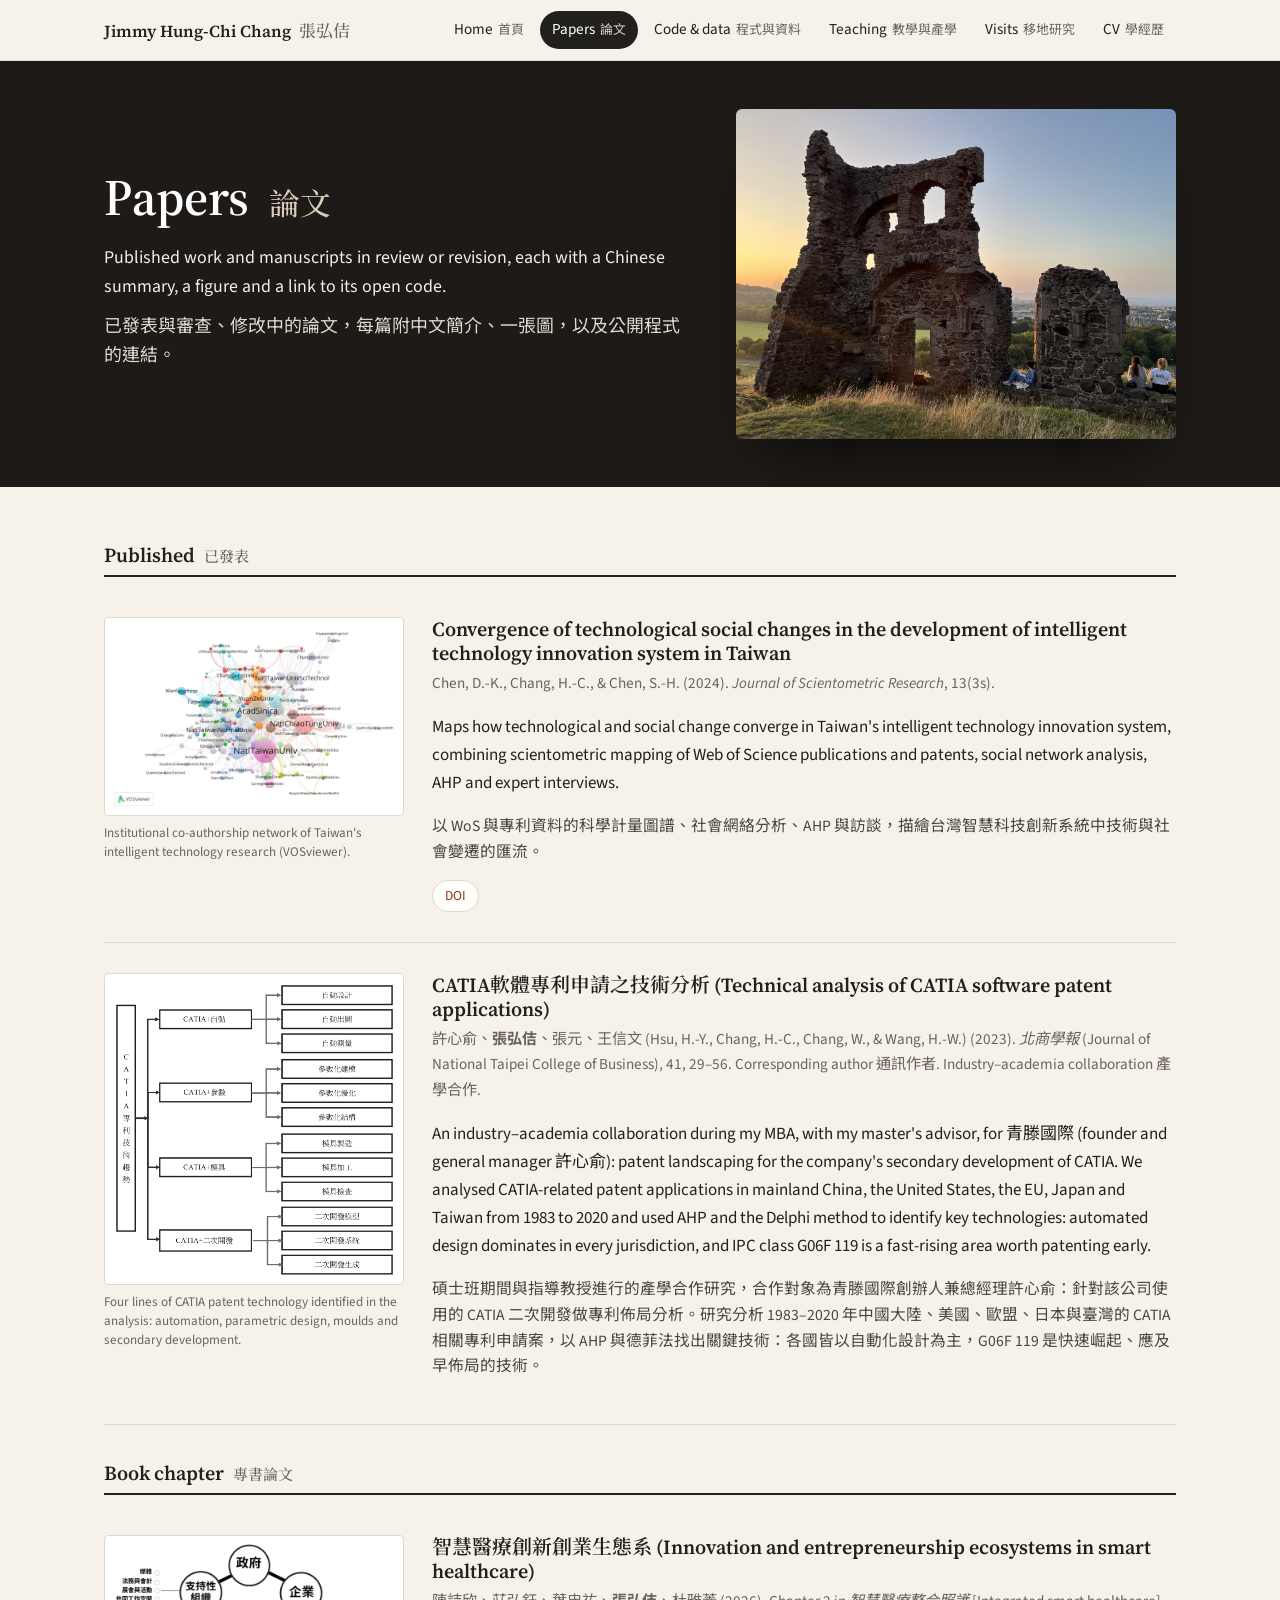
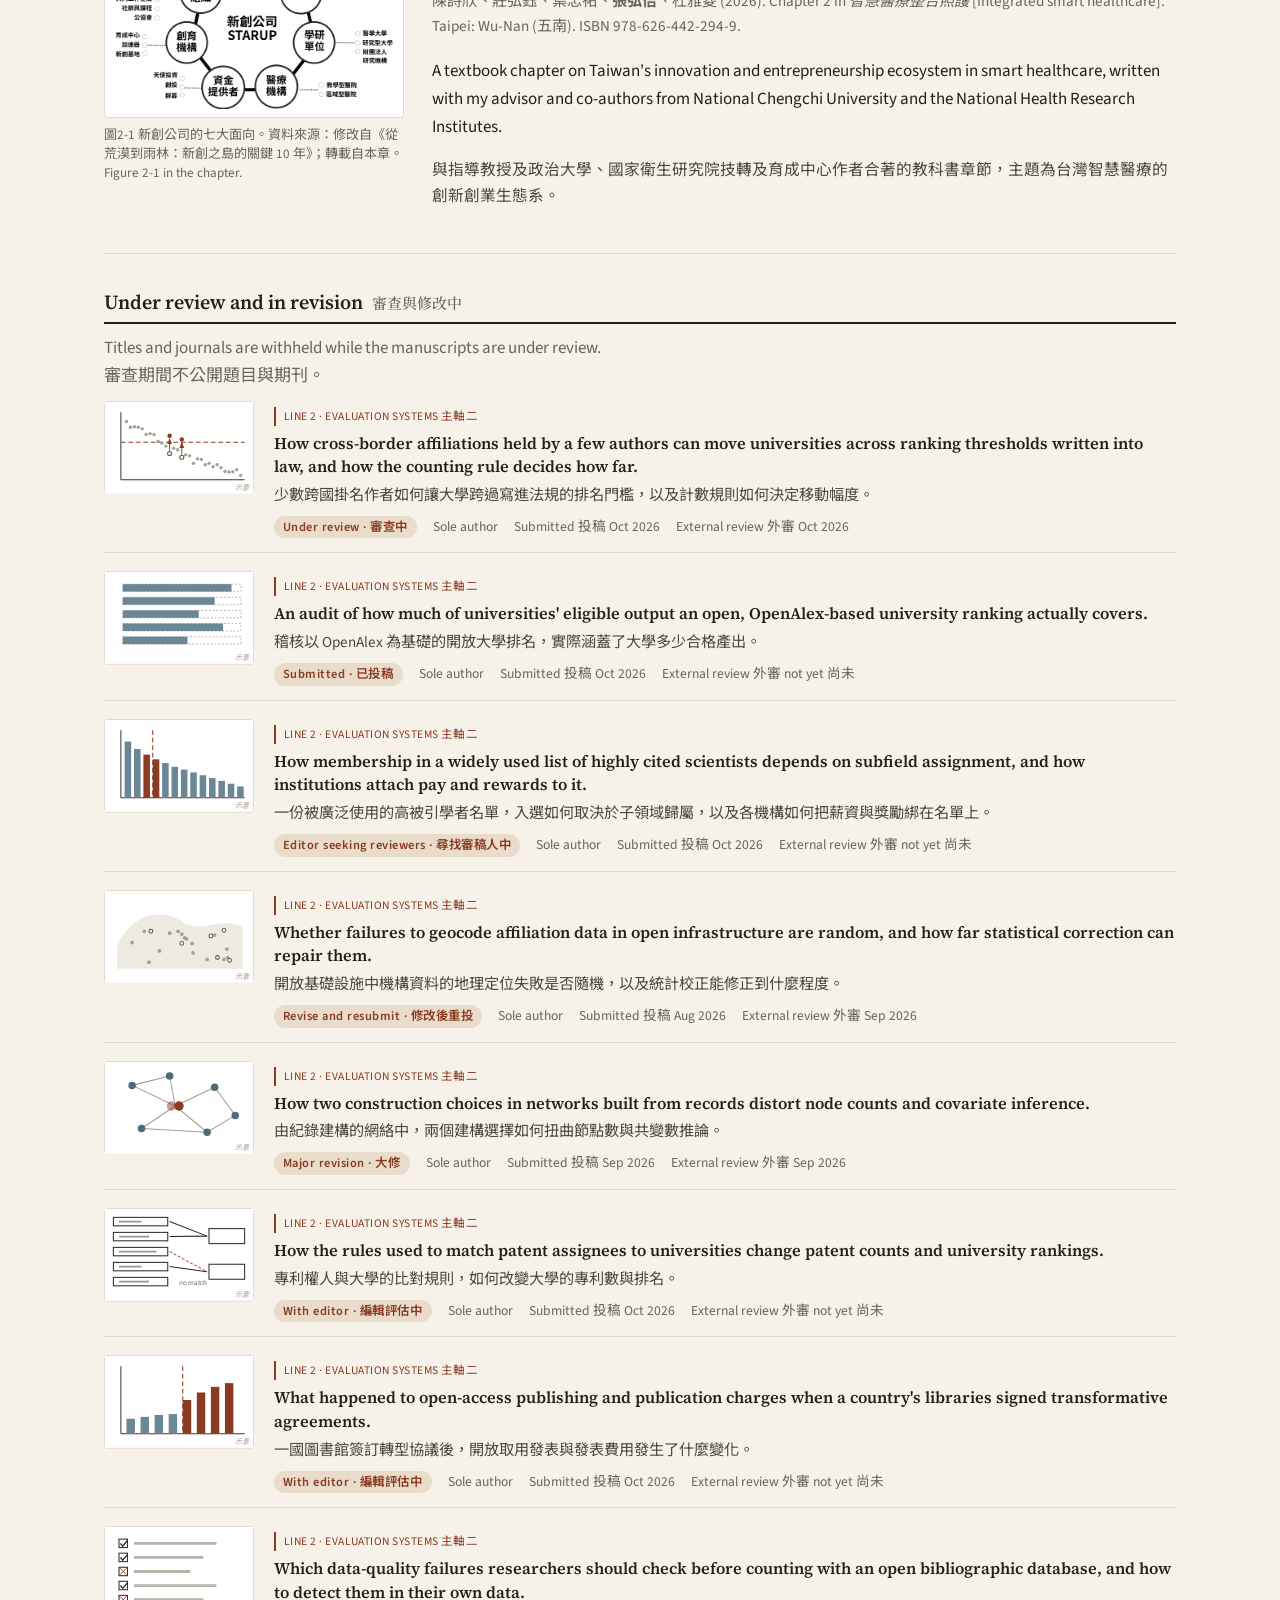
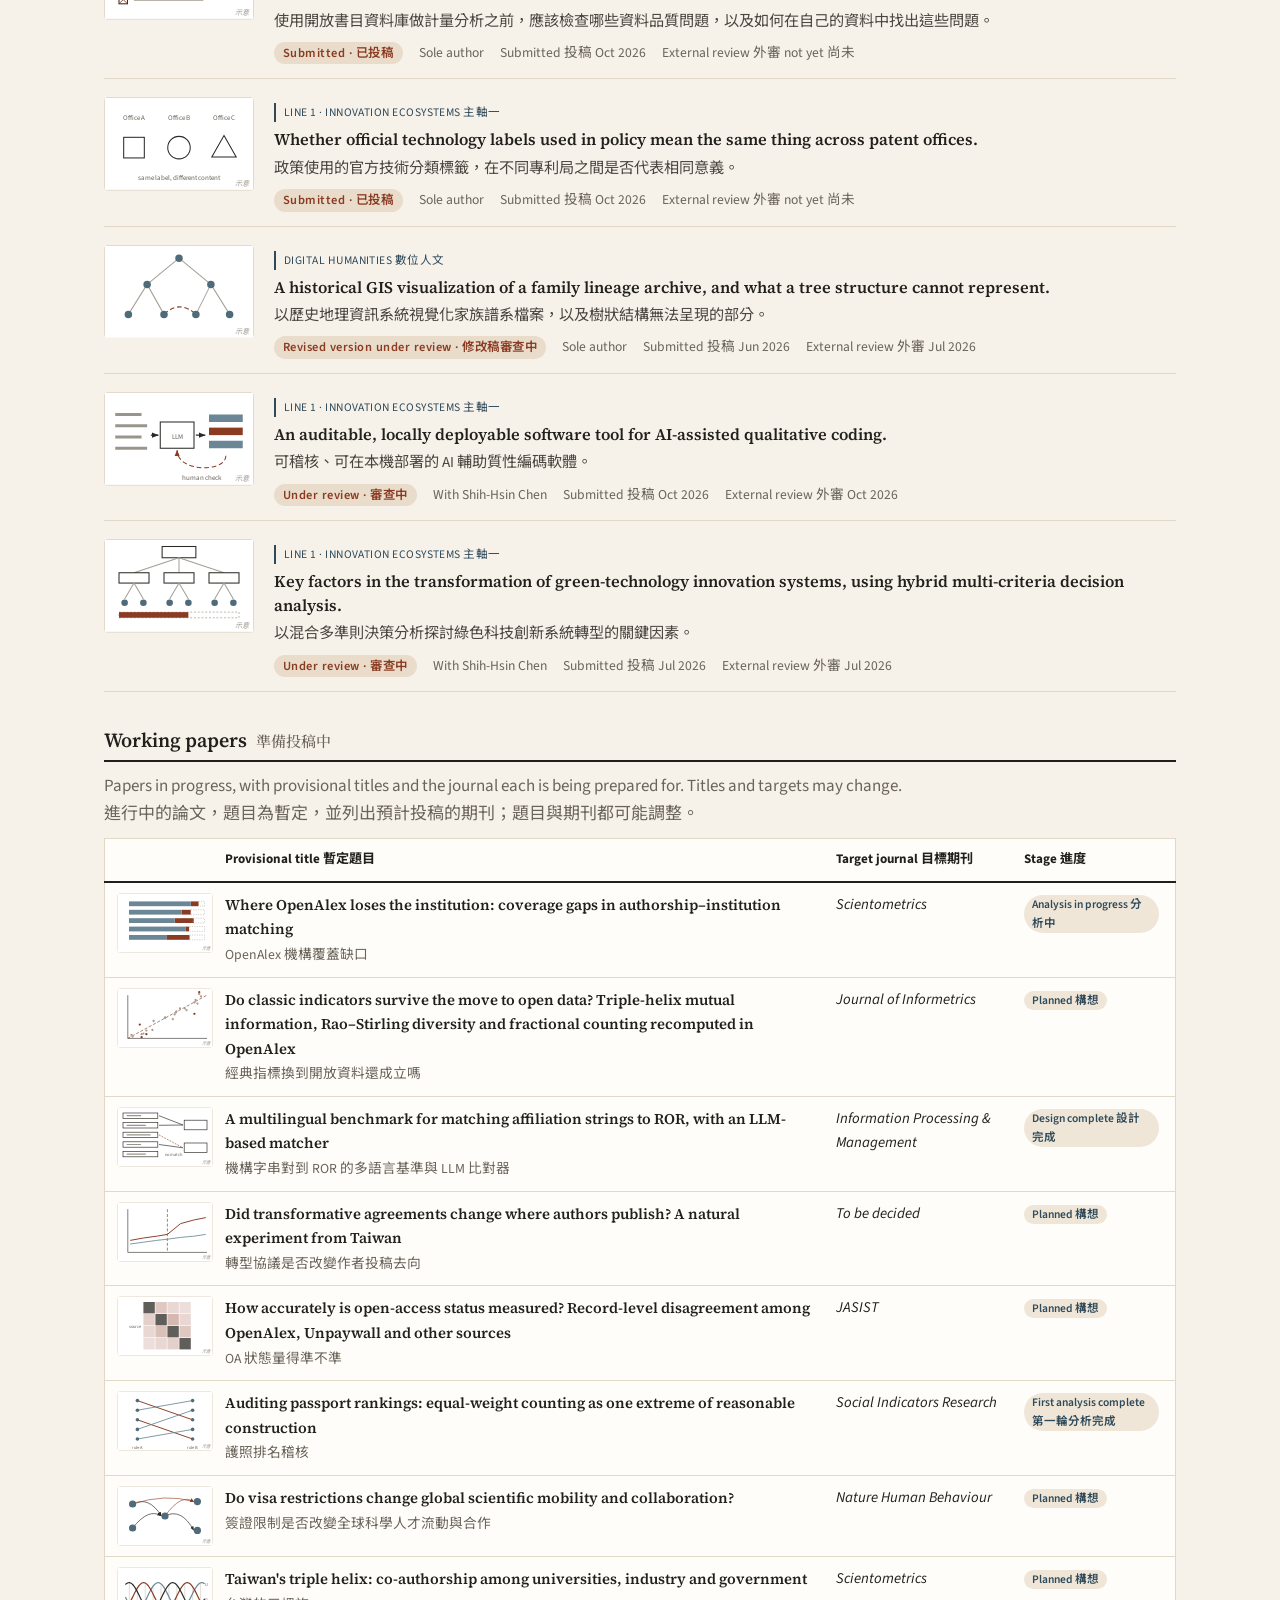
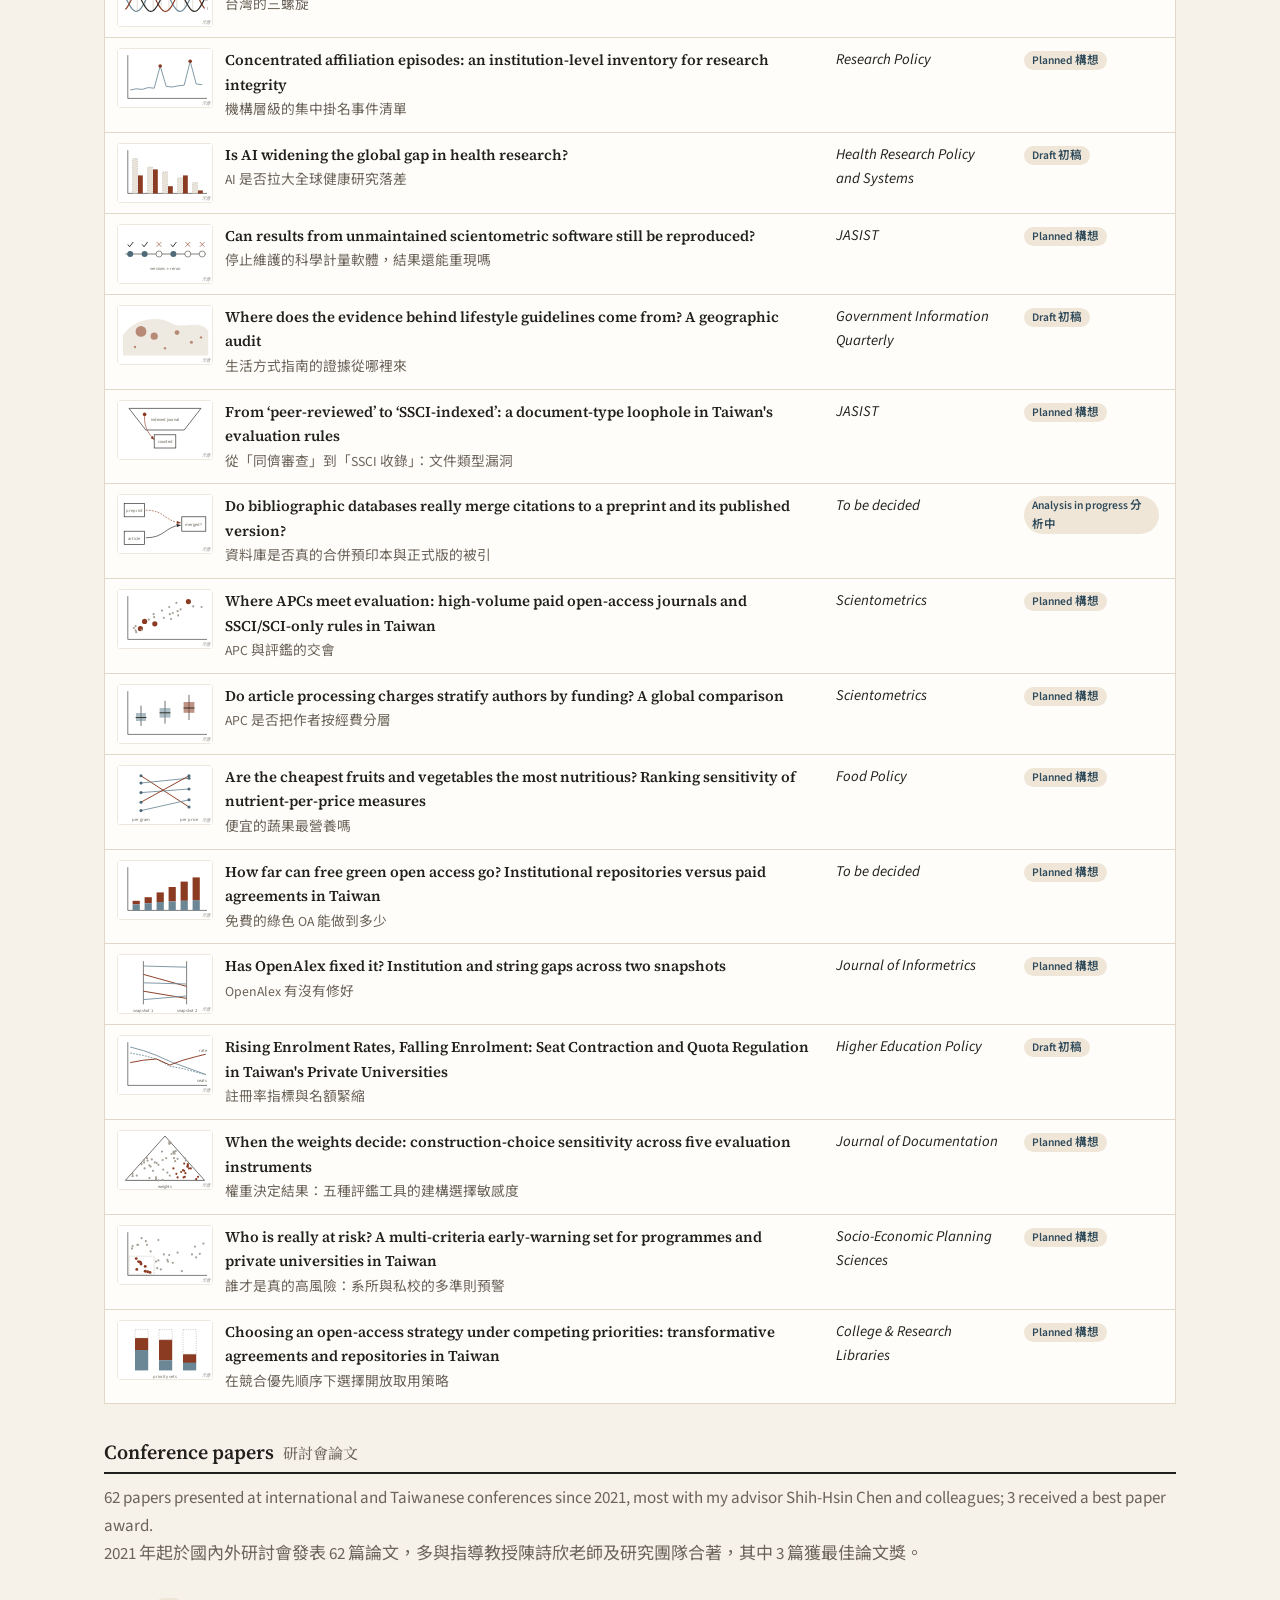
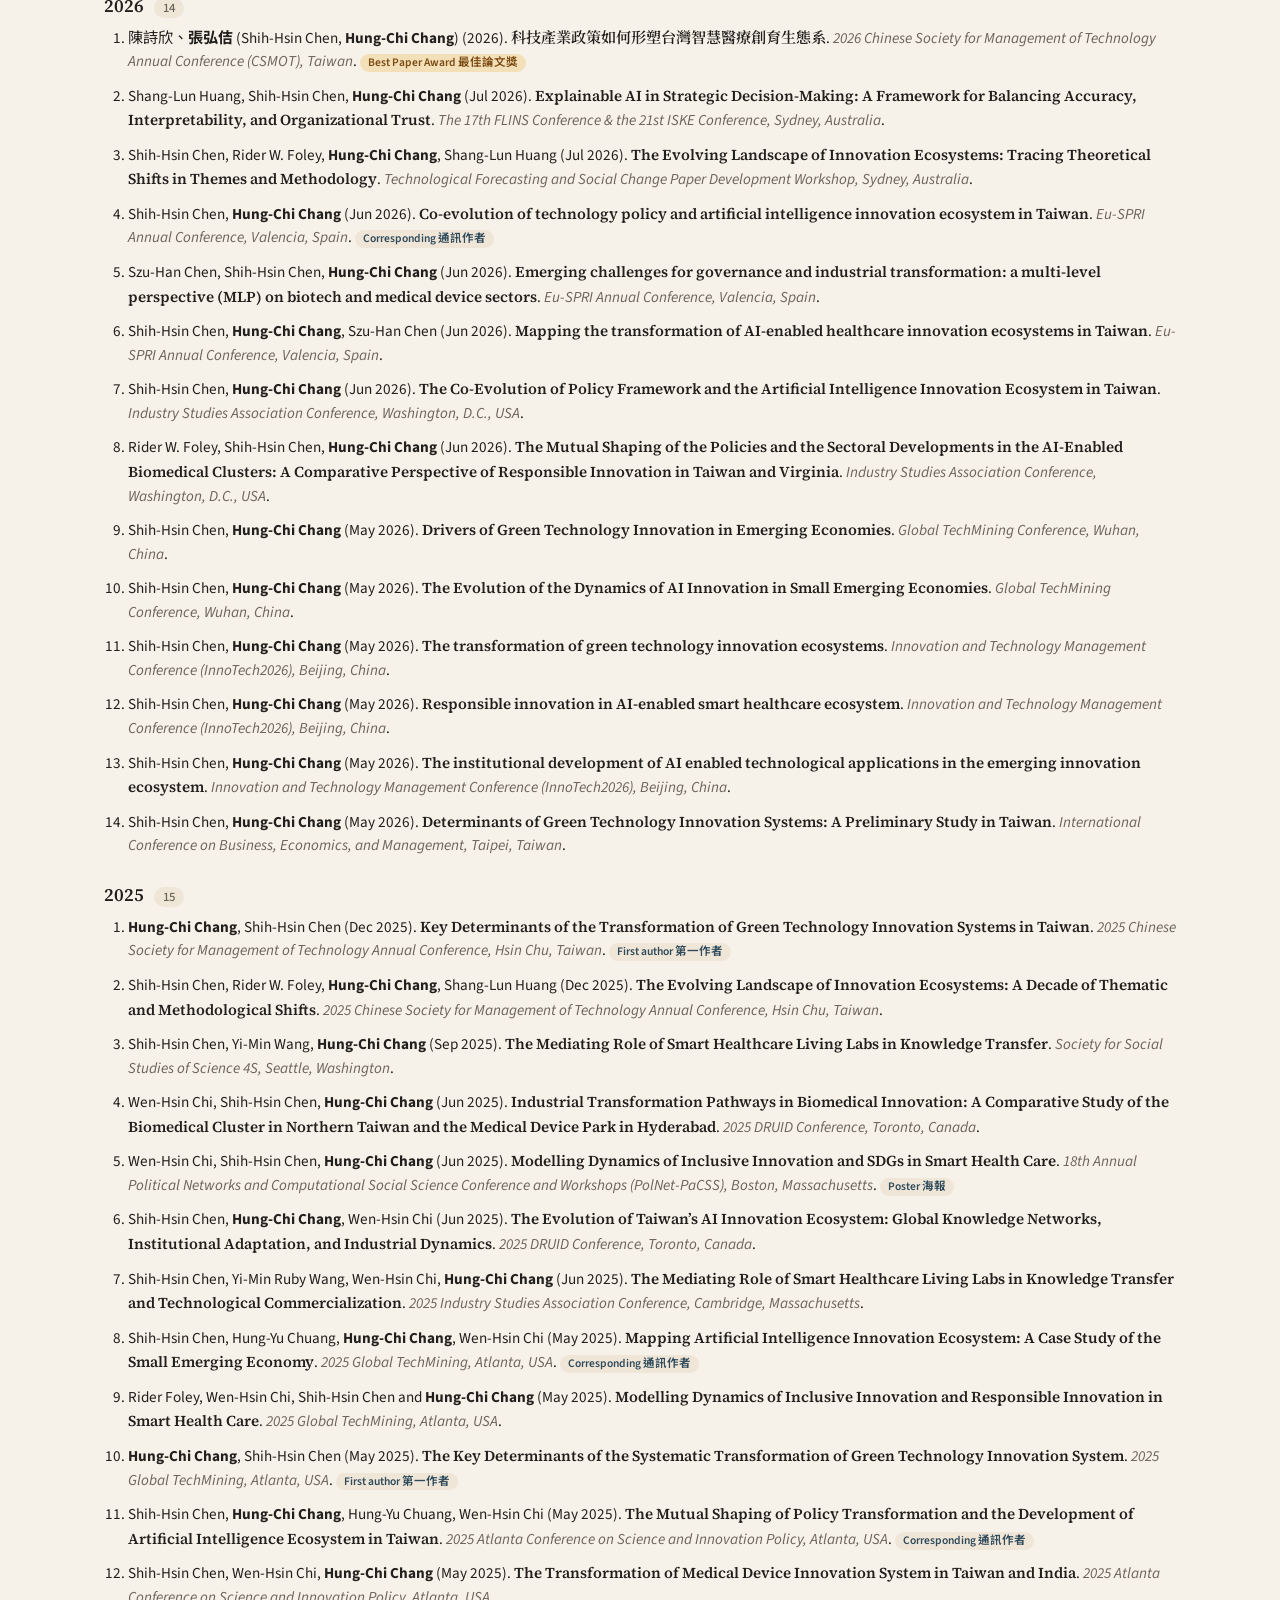
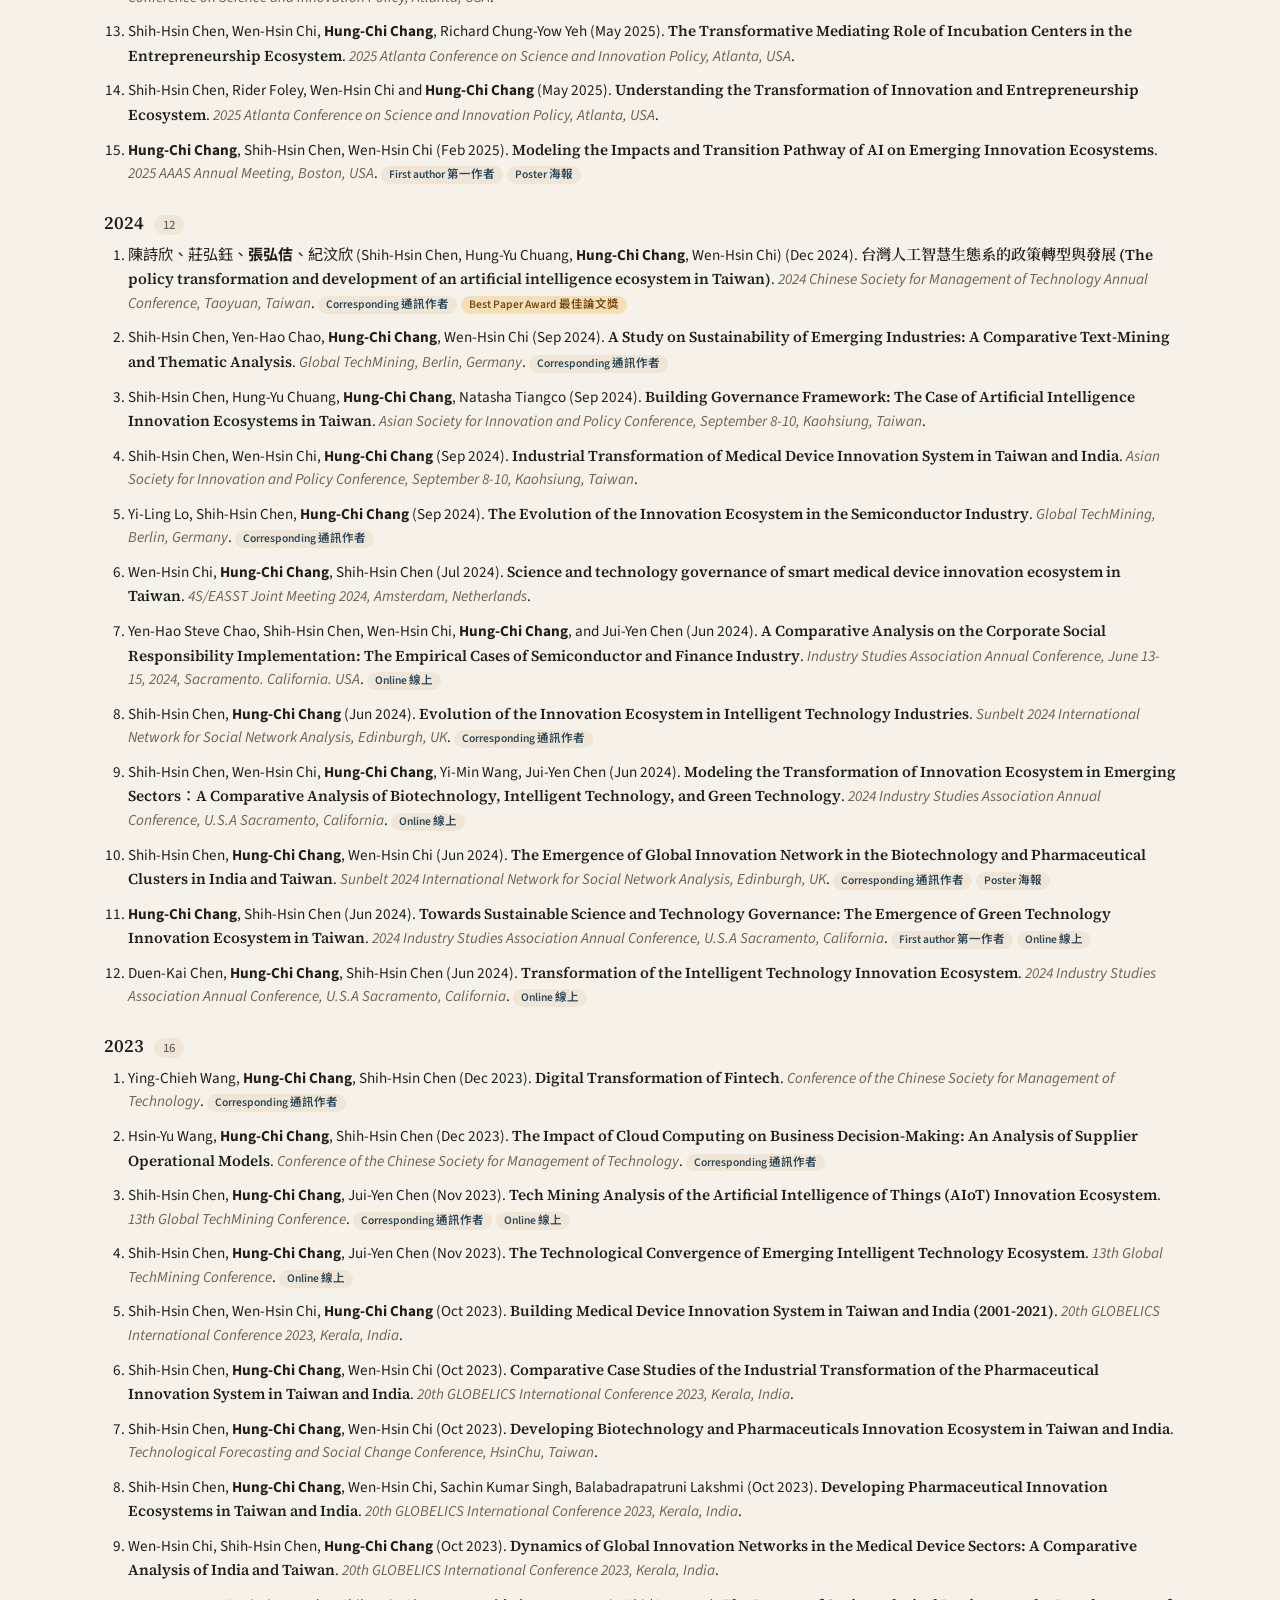
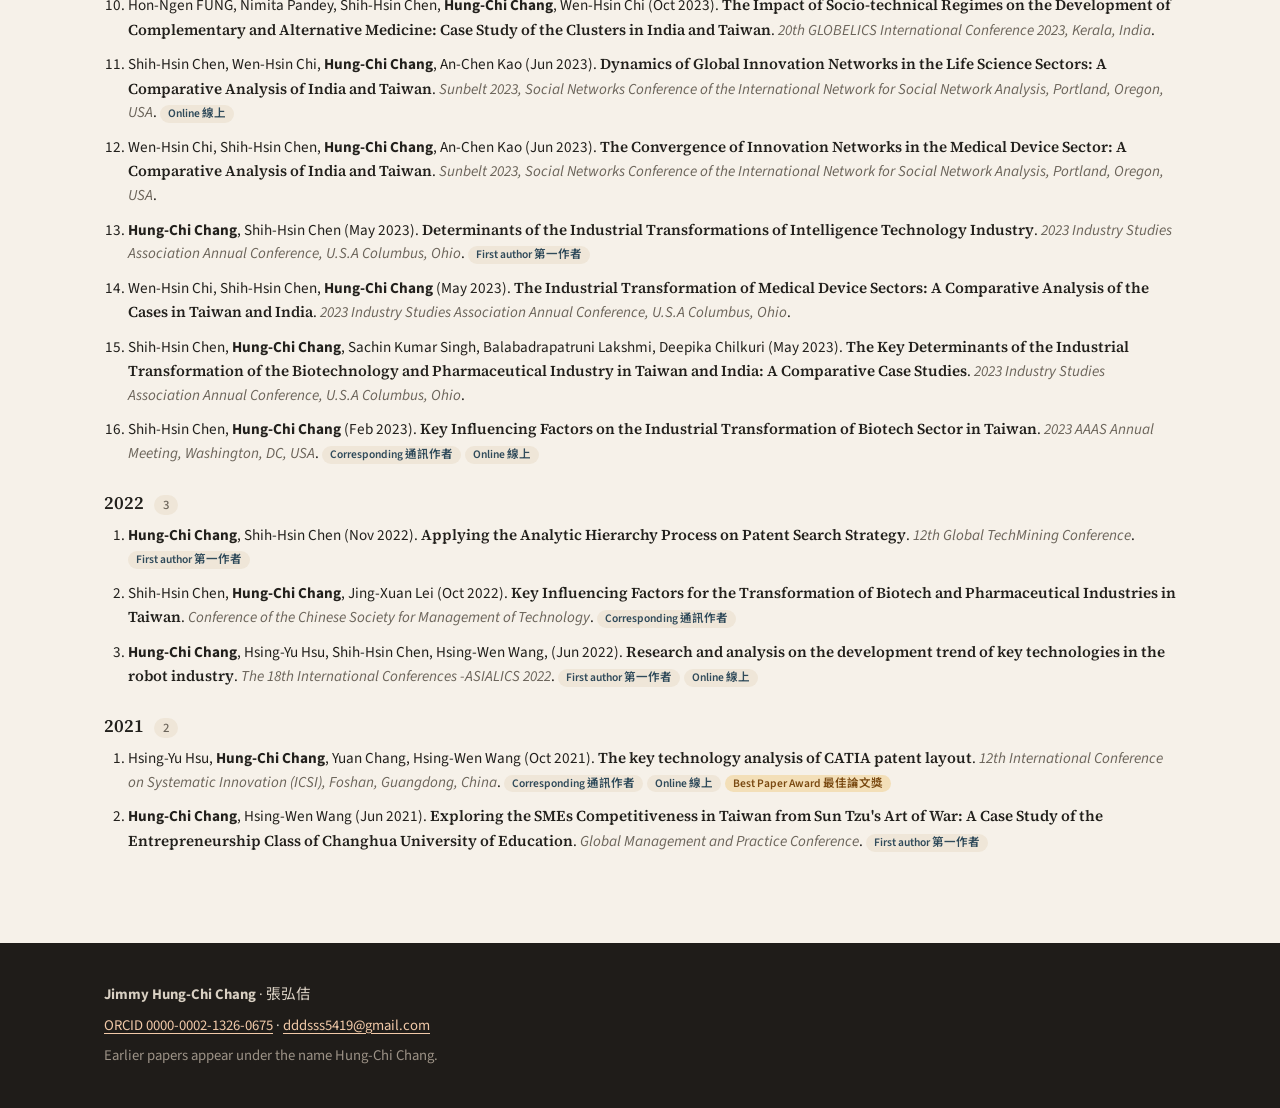
<file: papers.html>
<!doctype html>
<html lang="en">
<head>
<meta charset="utf-8">
<meta name="viewport" content="width=device-width, initial-scale=1">
<title>Papers — Jimmy Hung-Chi Chang</title>
<meta name="description" content="Papers by Jimmy Hung-Chi Chang, with figures and open code.">
<meta property="og:type" content="website"><meta property="og:site_name" content="Jimmy Hung-Chi Chang">
<meta property="og:url" content="https://jimmy-hc-chang.github.io/website/papers.html">
<meta property="og:title" content="Papers — Jimmy Hung-Chi Chang"><meta property="og:description" content="Papers by Jimmy Hung-Chi Chang, with figures and open code.">
<meta property="og:image" content="https://jimmy-hc-chang.github.io/website/assets/og-cover.jpg?v=3"><meta property="og:image:width" content="1200"><meta property="og:image:height" content="630"><meta property="og:image:alt" content="Jimmy Hung-Chi Chang speaking at the Global TechMining Conference, Wuhan University">
<meta name="twitter:card" content="summary_large_image"><meta name="twitter:image" content="https://jimmy-hc-chang.github.io/website/assets/og-cover.jpg?v=3">
<link rel="preconnect" href="https://fonts.googleapis.com"><link rel="preconnect" href="https://fonts.gstatic.com" crossorigin>
<link rel="stylesheet" href="https://fonts.googleapis.com/css2?family=Source+Serif+4:ital,opsz,wght@0,8..60,400;0,8..60,600;1,8..60,400&family=Source+Sans+3:wght@400;600&family=Noto+Serif+TC:wght@500;700&family=Noto+Sans+TC:wght@400;500&display=swap">
<link rel="stylesheet" href="style.css?v=b1c396a0">

</head>
<body class="p-papers">
<header class="bar"><div class="wrap bar-in">
  <a class="brand" href="index.html">Jimmy Hung-Chi Chang <span lang="zh-Hant">張弘佶</span></a>
  <nav aria-label="Pages"><a href="index.html">Home<span lang="zh-Hant">首頁</span></a><a href="papers.html" aria-current="page">Papers<span lang="zh-Hant">論文</span></a><a href="code.html">Code &amp; data<span lang="zh-Hant">程式與資料</span></a><a href="teaching.html">Teaching<span lang="zh-Hant">教學與產學</span></a><a href="visits.html">Visits<span lang="zh-Hant">移地研究</span></a><a href="cv.html">CV<span lang="zh-Hant">學經歷</span></a></nav>
</div></header>
<section class="hero page-hero"><div class="wrap hero-in"><div class="hero-text">
  <h1>Papers <span lang="zh-Hant">論文</span></h1>
  <p class="lede">Published work and manuscripts in review or revision, each with a Chinese summary, a figure and a link to its open code.</p><p class="lede zh" lang="zh-Hant">已發表與審查、修改中的論文，每篇附中文簡介、一張圖，以及公開程式的連結。</p></div>
  <figure class="hero-photo"><img src="assets/edinburgh-ruins.jpg" alt="Ruins on Arthur’s Seat, Edinburgh"></figure>
</div></section>
<main>
<section class="wrap list">
  <h2 class="lbl">Published <span lang="zh-Hant">已發表</span></h2>
  <article class="paper has-fig" id="convergence-of-technological-social-changes-in-t">
  <figure class="thumb"><img src="assets/fig-jsr.png" alt="Institutional co-authorship network of Taiwan's intelligent technology research (VOSviewer)." loading="lazy"><figcaption>Institutional co-authorship network of Taiwan's intelligent technology research (VOSviewer).</figcaption></figure>
  <div class="pbody"><h3>Convergence of technological social changes in the development of intelligent technology innovation system in Taiwan</h3><p class="meta">Chen, D.-K., Chang, H.-C., &amp; Chen, S.-H. (2024). <i>Journal of Scientometric Research</i>, 13(3s).</p>
  <p class="en">Maps how technological and social change converge in Taiwan's intelligent technology innovation system, combining scientometric mapping of Web of Science publications and patents, social network analysis, AHP and expert interviews.</p>
  <p class="zh" lang="zh-Hant">以 WoS 與專利資料的科學計量圖譜、社會網絡分析、AHP 與訪談，描繪台灣智慧科技創新系統中技術與社會變遷的匯流。</p><div class="chips"><a class="chip" href="https://doi.org/10.5530/jscires.20041160">DOI</a></div></div>
</article><article class="paper has-fig" id="catia-technical-analysis-of-catia-software-paten">
  <figure class="thumb"><img src="assets/fig-catia.png" alt="Four lines of CATIA patent technology identified in the analysis: automation, parametric design, moulds and secondary development." loading="lazy"><figcaption>Four lines of CATIA patent technology identified in the analysis: automation, parametric design, moulds and secondary development.</figcaption></figure>
  <div class="pbody"><h3>CATIA軟體專利申請之技術分析 (Technical analysis of CATIA software patent applications)</h3><p class="meta">許心俞、<b>張弘佶</b>、張元、王信文 (Hsu, H.-Y., Chang, H.-C., Chang, W., &amp; Wang, H.-W.) (2023). <i>北商學報</i> (Journal of National Taipei College of Business), 41, 29–56. Corresponding author 通訊作者. Industry–academia collaboration 產學合作.</p>
  <p class="en">An industry–academia collaboration during my MBA, with my master's advisor, for 青滕國際 (founder and general manager 許心俞): patent landscaping for the company's secondary development of CATIA. We analysed CATIA-related patent applications in mainland China, the United States, the EU, Japan and Taiwan from 1983 to 2020 and used AHP and the Delphi method to identify key technologies: automated design dominates in every jurisdiction, and IPC class G06F 119 is a fast-rising area worth patenting early.</p>
  <p class="zh" lang="zh-Hant">碩士班期間與指導教授進行的產學合作研究，合作對象為青滕國際創辦人兼總經理許心俞：針對該公司使用的 CATIA 二次開發做專利佈局分析。研究分析 1983–2020 年中國大陸、美國、歐盟、日本與臺灣的 CATIA 相關專利申請案，以 AHP 與德菲法找出關鍵技術：各國皆以自動化設計為主，G06F 119 是快速崛起、應及早佈局的技術。</p><div class="chips"></div></div>
</article>
  <h2 class="lbl">Book chapter <span lang="zh-Hant">專書論文</span></h2>
  <article class="paper has-fig" id="book-smart-healthcare"><figure class="thumb"><img src="assets/fig-book-ch2.png" alt="Seven dimensions around a start-up: government, firms, universities and research institutes, hospitals, funders, incubators and accelerators, and support organizations" loading="lazy"><figcaption>圖2-1 新創公司的七大面向。資料來源：修改自《從荒漠到雨林：新創之島的關鍵 10 年》；轉載自本章。Figure 2-1 in the chapter.</figcaption></figure><div class="pbody"><h3>智慧醫療創新創業生態系 (Innovation and entrepreneurship ecosystems in smart healthcare)</h3>
  <p class="meta">陳詩欣、莊弘鈺、葉忠祐、<b>張弘佶</b>、杜雅菱 (2026). Chapter 2 in <i>智慧醫療整合照護</i> [Integrated smart healthcare]. Taipei: Wu-Nan (五南). ISBN 978-626-442-294-9.</p>
  <p class="en">A textbook chapter on Taiwan's innovation and entrepreneurship ecosystem in smart healthcare, written with my advisor and co-authors from National Chengchi University and the National Health Research Institutes.</p>
  <p class="zh" lang="zh-Hant">與指導教授及政治大學、國家衛生研究院技轉及育成中心作者合著的教科書章節，主題為台灣智慧醫療的創新創業生態系。</p></div></article>
  <h2 class="lbl">Under review and in revision <span lang="zh-Hant">審查與修改中</span></h2>
  <p class="c-intro">Titles and journals are withheld while the manuscripts are under review.<br><span lang="zh-Hant">審查期間不公開題目與期刊。</span></p>
  <ol class="urlist"><li><svg class="fg fg-th" viewBox="0 0 160 100" role="img" aria-label="Schematic: threshold" xmlns="http://www.w3.org/2000/svg"><defs><marker id="aku0" viewBox="0 0 10 10" refX="9.5" refY="5" markerWidth="6.5" markerHeight="6.5" orient="auto-start-reverse"><path d="M0,1L10,5L0,9z" class="k-fill"/></marker><marker id="rku0" viewBox="0 0 10 10" refX="9.5" refY="5" markerWidth="6.5" markerHeight="6.5" orient="auto-start-reverse"><path d="M0,1L10,5L0,9z" class="r-fill"/></marker></defs><rect x="0.5" y="0.5" width="159" height="99" class="th-bg"/><line x1="18" y1="84" x2="150" y2="84" class="ax"/><line x1="18" y1="84" x2="18" y2="12" class="ax"/><line x1="18" y1="44" x2="150" y2="44" class="thr"/><circle cx="24.0" cy="21.9" r="1.8" class="pt"/><circle cx="28.2" cy="28.0" r="1.8" class="pt"/><circle cx="32.4" cy="27.4" r="1.8" class="pt"/><circle cx="36.6" cy="28.0" r="1.8" class="pt"/><circle cx="40.8" cy="29.7" r="1.8" class="pt"/><circle cx="45.0" cy="35.6" r="1.8" class="pt"/><circle cx="49.2" cy="34.8" r="1.8" class="pt"/><circle cx="53.4" cy="35.9" r="1.8" class="pt"/><circle cx="57.6" cy="43.0" r="1.8" class="pt"/><circle cx="61.8" cy="44.9" r="1.8" class="pt"/><circle cx="66.0" cy="48.1" r="1.8" class="pt"/><circle cx="70" cy="56" r="2.2" class="pt-o"/><line x1="70" y1="53" x2="70" y2="40" class="ln-r" marker-end="url(#rku0)"/><circle cx="70" cy="37" r="2.4" class="pt-r"/><circle cx="74.4" cy="50.4" r="1.8" class="pt"/><circle cx="78.6" cy="52.0" r="1.8" class="pt"/><circle cx="83" cy="60" r="2.2" class="pt-o"/><line x1="83" y1="57" x2="83" y2="44" class="ln-r" marker-end="url(#rku0)"/><circle cx="83" cy="41" r="2.4" class="pt-r"/><circle cx="87.0" cy="57.4" r="1.8" class="pt"/><circle cx="91.2" cy="58.5" r="1.8" class="pt"/><circle cx="95.4" cy="66.5" r="1.8" class="pt"/><circle cx="99.6" cy="61.6" r="1.8" class="pt"/><circle cx="103.8" cy="62.2" r="1.8" class="pt"/><circle cx="108.0" cy="68.0" r="1.8" class="pt"/><circle cx="112.2" cy="66.5" r="1.8" class="pt"/><circle cx="116.4" cy="70.2" r="1.8" class="pt"/><circle cx="120.6" cy="67.9" r="1.8" class="pt"/><circle cx="124.8" cy="71.2" r="1.8" class="pt"/><circle cx="129.0" cy="75.2" r="1.8" class="pt"/><circle cx="133.2" cy="75.7" r="1.8" class="pt"/><circle cx="137.4" cy="75.5" r="1.8" class="pt"/><circle cx="141.6" cy="73.3" r="1.8" class="pt"/><circle cx="145.8" cy="79.3" r="1.8" class="pt"/><text x="155" y="95" class="t-tag" text-anchor="end">示意</text></svg><div><span class="ur-line l2">Line 2 · Evaluation systems 主軸二</span><p class="ur-en">How cross-border affiliations held by a few authors can move universities across ranking thresholds written into law, and how the counting rule decides how far.</p><p class="ur-zh" lang="zh-Hant">少數跨國掛名作者如何讓大學跨過寫進法規的排名門檻，以及計數規則如何決定移動幅度。</p><p class="ur-meta"><span class="status">Under review · 審查中</span><span>Sole author</span><span>Submitted 投稿 Oct 2026</span><span>External review 外審 Oct 2026</span></p></div></li><li><svg class="fg fg-th" viewBox="0 0 160 100" role="img" aria-label="Schematic: coverage" xmlns="http://www.w3.org/2000/svg"><defs><marker id="aku1" viewBox="0 0 10 10" refX="9.5" refY="5" markerWidth="6.5" markerHeight="6.5" orient="auto-start-reverse"><path d="M0,1L10,5L0,9z" class="k-fill"/></marker><marker id="rku1" viewBox="0 0 10 10" refX="9.5" refY="5" markerWidth="6.5" markerHeight="6.5" orient="auto-start-reverse"><path d="M0,1L10,5L0,9z" class="r-fill"/></marker></defs><rect x="0.5" y="0.5" width="159" height="99" class="th-bg"/><rect x="20" y="14" width="126" height="8" class="bar-gap"/><rect x="20" y="14" width="116" height="8" class="bar"/><rect x="20" y="28" width="126" height="8" class="bar-gap"/><rect x="20" y="28" width="98" height="8" class="bar"/><rect x="20" y="42" width="126" height="8" class="bar-gap"/><rect x="20" y="42" width="81" height="8" class="bar"/><rect x="20" y="56" width="126" height="8" class="bar-gap"/><rect x="20" y="56" width="107" height="8" class="bar"/><rect x="20" y="70" width="126" height="8" class="bar-gap"/><rect x="20" y="70" width="69" height="8" class="bar"/><text x="155" y="95" class="t-tag" text-anchor="end">示意</text></svg><div><span class="ur-line l2">Line 2 · Evaluation systems 主軸二</span><p class="ur-en">An audit of how much of universities' eligible output an open, OpenAlex-based university ranking actually covers.</p><p class="ur-zh" lang="zh-Hant">稽核以 OpenAlex 為基礎的開放大學排名，實際涵蓋了大學多少合格產出。</p><p class="ur-meta"><span class="status">Submitted · 已投稿</span><span>Sole author</span><span>Submitted 投稿 Oct 2026</span><span>External review 外審 not yet 尚未</span></p></div></li><li><svg class="fg fg-th" viewBox="0 0 160 100" role="img" aria-label="Schematic: cutoff" xmlns="http://www.w3.org/2000/svg"><defs><marker id="aku2" viewBox="0 0 10 10" refX="9.5" refY="5" markerWidth="6.5" markerHeight="6.5" orient="auto-start-reverse"><path d="M0,1L10,5L0,9z" class="k-fill"/></marker><marker id="rku2" viewBox="0 0 10 10" refX="9.5" refY="5" markerWidth="6.5" markerHeight="6.5" orient="auto-start-reverse"><path d="M0,1L10,5L0,9z" class="r-fill"/></marker></defs><rect x="0.5" y="0.5" width="159" height="99" class="th-bg"/><line x1="18" y1="84" x2="150" y2="84" class="ax"/><line x1="18" y1="84" x2="18" y2="12" class="ax"/><rect x="22" y="24" width="7" height="60" class="bar"/><rect x="32" y="32" width="7" height="52" class="bar"/><rect x="42" y="38" width="7" height="46" class="bar-r"/><rect x="52" y="43" width="7" height="41" class="bar-r"/><rect x="62" y="47" width="7" height="37" class="bar"/><rect x="72" y="51" width="7" height="33" class="bar"/><rect x="82" y="54" width="7" height="30" class="bar"/><rect x="92" y="57" width="7" height="27" class="bar"/><rect x="102" y="60" width="7" height="24" class="bar"/><rect x="112" y="63" width="7" height="21" class="bar"/><rect x="122" y="66" width="7" height="18" class="bar"/><rect x="132" y="69" width="7" height="15" class="bar"/><rect x="142" y="72" width="7" height="12" class="bar"/><line x1="52" y1="12" x2="52" y2="84" class="thr"/><text x="155" y="95" class="t-tag" text-anchor="end">示意</text></svg><div><span class="ur-line l2">Line 2 · Evaluation systems 主軸二</span><p class="ur-en">How membership in a widely used list of highly cited scientists depends on subfield assignment, and how institutions attach pay and rewards to it.</p><p class="ur-zh" lang="zh-Hant">一份被廣泛使用的高被引學者名單，入選如何取決於子領域歸屬，以及各機構如何把薪資與獎勵綁在名單上。</p><p class="ur-meta"><span class="status">Editor seeking reviewers · 尋找審稿人中</span><span>Sole author</span><span>Submitted 投稿 Oct 2026</span><span>External review 外審 not yet 尚未</span></p></div></li><li><svg class="fg fg-th" viewBox="0 0 160 100" role="img" aria-label="Schematic: map" xmlns="http://www.w3.org/2000/svg"><defs><marker id="aku3" viewBox="0 0 10 10" refX="9.5" refY="5" markerWidth="6.5" markerHeight="6.5" orient="auto-start-reverse"><path d="M0,1L10,5L0,9z" class="k-fill"/></marker><marker id="rku3" viewBox="0 0 10 10" refX="9.5" refY="5" markerWidth="6.5" markerHeight="6.5" orient="auto-start-reverse"><path d="M0,1L10,5L0,9z" class="r-fill"/></marker></defs><rect x="0.5" y="0.5" width="159" height="99" class="th-bg"/><path d="M14,60 C30,22 64,20 84,34 S128,26 148,40 L148,84 L14,84 Z" class="land"/><circle cx="50" cy="44" r="2" class="pt-o"/><circle cx="70" cy="46" r="2" class="pt"/><circle cx="30" cy="56" r="2" class="pt"/><circle cx="132" cy="72" r="2" class="pt"/><circle cx="114" cy="49" r="2" class="pt-o"/><circle cx="86" cy="51" r="2" class="pt"/><circle cx="43" cy="44" r="2" class="pt"/><circle cx="48" cy="77" r="2" class="pt"/><circle cx="121" cy="72" r="2" class="pt-o"/><circle cx="118" cy="48" r="2" class="pt"/><circle cx="59" cy="65" r="2" class="pt"/><circle cx="110" cy="74" r="2" class="pt"/><circle cx="128" cy="43" r="2" class="pt-o"/><circle cx="95" cy="67" r="2" class="pt"/><circle cx="83" cy="47" r="2" class="pt"/><circle cx="79" cy="44" r="2" class="pt"/><circle cx="134" cy="75" r="2" class="pt-o"/><circle cx="88" cy="52" r="2" class="pt"/><circle cx="131" cy="63" r="2" class="pt"/><circle cx="128" cy="74" r="2" class="pt"/><circle cx="83" cy="57" r="2" class="pt-o"/><circle cx="94" cy="57" r="2" class="pt"/><text x="155" y="95" class="t-tag" text-anchor="end">示意</text></svg><div><span class="ur-line l2">Line 2 · Evaluation systems 主軸二</span><p class="ur-en">Whether failures to geocode affiliation data in open infrastructure are random, and how far statistical correction can repair them.</p><p class="ur-zh" lang="zh-Hant">開放基礎設施中機構資料的地理定位失敗是否隨機，以及統計校正能修正到什麼程度。</p><p class="ur-meta"><span class="status">Revise and resubmit · 修改後重投</span><span>Sole author</span><span>Submitted 投稿 Aug 2026</span><span>External review 外審 Sep 2026</span></p></div></li><li><svg class="fg fg-th" viewBox="0 0 160 100" role="img" aria-label="Schematic: network" xmlns="http://www.w3.org/2000/svg"><defs><marker id="aku4" viewBox="0 0 10 10" refX="9.5" refY="5" markerWidth="6.5" markerHeight="6.5" orient="auto-start-reverse"><path d="M0,1L10,5L0,9z" class="k-fill"/></marker><marker id="rku4" viewBox="0 0 10 10" refX="9.5" refY="5" markerWidth="6.5" markerHeight="6.5" orient="auto-start-reverse"><path d="M0,1L10,5L0,9z" class="r-fill"/></marker></defs><rect x="0.5" y="0.5" width="159" height="99" class="th-bg"/><line x1="30" y1="26" x2="76" y2="48" class="edge"/><line x1="70" y1="16" x2="76" y2="48" class="edge"/><line x1="118" y1="28" x2="76" y2="48" class="edge"/><line x1="40" y1="72" x2="76" y2="48" class="edge"/><line x1="110" y1="76" x2="76" y2="48" class="edge"/><line x1="30" y1="26" x2="70" y2="16" class="edge"/><line x1="40" y1="72" x2="110" y2="76" class="edge"/><line x1="118" y1="28" x2="140" y2="58" class="edge"/><line x1="110" y1="76" x2="140" y2="58" class="edge"/><circle cx="30" cy="26" r="4" class="node"/><circle cx="70" cy="16" r="4" class="node"/><circle cx="118" cy="28" r="4" class="node"/><circle cx="40" cy="72" r="4" class="node"/><circle cx="110" cy="76" r="4" class="node"/><circle cx="140" cy="58" r="4" class="node"/><circle cx="72" cy="48" r="5" class="node-r" opacity=".5"/><circle cx="80" cy="48" r="5" class="node-r"/><text x="155" y="95" class="t-tag" text-anchor="end">示意</text></svg><div><span class="ur-line l2">Line 2 · Evaluation systems 主軸二</span><p class="ur-en">How two construction choices in networks built from records distort node counts and covariate inference.</p><p class="ur-zh" lang="zh-Hant">由紀錄建構的網絡中，兩個建構選擇如何扭曲節點數與共變數推論。</p><p class="ur-meta"><span class="status">Major revision · 大修</span><span>Sole author</span><span>Submitted 投稿 Sep 2026</span><span>External review 外審 Sep 2026</span></p></div></li><li><svg class="fg fg-th" viewBox="0 0 160 100" role="img" aria-label="Schematic: matching" xmlns="http://www.w3.org/2000/svg"><defs><marker id="aku5" viewBox="0 0 10 10" refX="9.5" refY="5" markerWidth="6.5" markerHeight="6.5" orient="auto-start-reverse"><path d="M0,1L10,5L0,9z" class="k-fill"/></marker><marker id="rku5" viewBox="0 0 10 10" refX="9.5" refY="5" markerWidth="6.5" markerHeight="6.5" orient="auto-start-reverse"><path d="M0,1L10,5L0,9z" class="r-fill"/></marker></defs><rect x="0.5" y="0.5" width="159" height="99" class="th-bg"/><rect x="10" y="10" width="58" height="9" class="bx"/><line x1="16" y1="14.5" x2="40" y2="14.5" class="ln" style="stroke:#9a958c;stroke-width:2"/><rect x="10" y="26" width="58" height="9" class="bx"/><line x1="16" y1="30.5" x2="48" y2="30.5" class="ln" style="stroke:#9a958c;stroke-width:2"/><rect x="10" y="42" width="58" height="9" class="bx"/><line x1="16" y1="46.5" x2="56" y2="46.5" class="ln" style="stroke:#9a958c;stroke-width:2"/><rect x="10" y="58" width="58" height="9" class="bx"/><line x1="16" y1="62.5" x2="40" y2="62.5" class="ln" style="stroke:#9a958c;stroke-width:2"/><rect x="10" y="74" width="58" height="9" class="bx"/><line x1="16" y1="78.5" x2="48" y2="78.5" class="ln" style="stroke:#9a958c;stroke-width:2"/><rect x="112" y="22" width="38" height="16" class="bx"/><rect x="112" y="60" width="38" height="16" class="bx"/><line x1="70" y1="14.5" x2="110" y2="30" class="ln"/><line x1="70" y1="30.5" x2="110" y2="30" class="ln"/><line x1="70" y1="46.5" x2="110" y2="68" class="ln-r dash"/><line x1="70" y1="62.5" x2="110" y2="68" class="ln"/><text x="80" y="82" class="t-mini">no match</text><text x="155" y="95" class="t-tag" text-anchor="end">示意</text></svg><div><span class="ur-line l2">Line 2 · Evaluation systems 主軸二</span><p class="ur-en">How the rules used to match patent assignees to universities change patent counts and university rankings.</p><p class="ur-zh" lang="zh-Hant">專利權人與大學的比對規則，如何改變大學的專利數與排名。</p><p class="ur-meta"><span class="status">With editor · 編輯評估中</span><span>Sole author</span><span>Submitted 投稿 Oct 2026</span><span>External review 外審 not yet 尚未</span></p></div></li><li><svg class="fg fg-th" viewBox="0 0 160 100" role="img" aria-label="Schematic: beforeafter" xmlns="http://www.w3.org/2000/svg"><defs><marker id="aku6" viewBox="0 0 10 10" refX="9.5" refY="5" markerWidth="6.5" markerHeight="6.5" orient="auto-start-reverse"><path d="M0,1L10,5L0,9z" class="k-fill"/></marker><marker id="rku6" viewBox="0 0 10 10" refX="9.5" refY="5" markerWidth="6.5" markerHeight="6.5" orient="auto-start-reverse"><path d="M0,1L10,5L0,9z" class="r-fill"/></marker></defs><rect x="0.5" y="0.5" width="159" height="99" class="th-bg"/><line x1="18" y1="84" x2="150" y2="84" class="ax"/><line x1="18" y1="84" x2="18" y2="12" class="ax"/><line x1="84" y1="12" x2="84" y2="84" class="thr"/><rect x="24" y="68" width="9" height="16" class="bar"/><rect x="39" y="66" width="9" height="18" class="bar"/><rect x="54" y="64" width="9" height="20" class="bar"/><rect x="69" y="63" width="9" height="21" class="bar"/><rect x="84" y="48" width="9" height="36" class="bar-r"/><rect x="99" y="40" width="9" height="44" class="bar-r"/><rect x="114" y="34" width="9" height="50" class="bar-r"/><rect x="129" y="30" width="9" height="54" class="bar-r"/><text x="155" y="95" class="t-tag" text-anchor="end">示意</text></svg><div><span class="ur-line l2">Line 2 · Evaluation systems 主軸二</span><p class="ur-en">What happened to open-access publishing and publication charges when a country's libraries signed transformative agreements.</p><p class="ur-zh" lang="zh-Hant">一國圖書館簽訂轉型協議後，開放取用發表與發表費用發生了什麼變化。</p><p class="ur-meta"><span class="status">With editor · 編輯評估中</span><span>Sole author</span><span>Submitted 投稿 Oct 2026</span><span>External review 外審 not yet 尚未</span></p></div></li><li><svg class="fg fg-th" viewBox="0 0 160 100" role="img" aria-label="Schematic: checklist" xmlns="http://www.w3.org/2000/svg"><defs><marker id="aku7" viewBox="0 0 10 10" refX="9.5" refY="5" markerWidth="6.5" markerHeight="6.5" orient="auto-start-reverse"><path d="M0,1L10,5L0,9z" class="k-fill"/></marker><marker id="rku7" viewBox="0 0 10 10" refX="9.5" refY="5" markerWidth="6.5" markerHeight="6.5" orient="auto-start-reverse"><path d="M0,1L10,5L0,9z" class="r-fill"/></marker></defs><rect x="0.5" y="0.5" width="159" height="99" class="th-bg"/><rect x="16" y="14" width="9" height="9" class="bx"/><path d="M17.5,18.5 l2.5,3 l5,-6" class="ln" style="stroke-width:1.4"/><line x1="32" y1="18.5" x2="120" y2="18.5" class="ln" style="stroke:#b8b2a8;stroke-width:3"/><rect x="16" y="29" width="9" height="9" class="bx"/><path d="M17.5,33.5 l2.5,3 l5,-6" class="ln" style="stroke-width:1.4"/><line x1="32" y1="33.5" x2="106" y2="33.5" class="ln" style="stroke:#b8b2a8;stroke-width:3"/><rect x="16" y="44" width="9" height="9" class="bx"/><line x1="17" y1="45" x2="24" y2="52" class="ln-r"/><line x1="24" y1="45" x2="17" y2="52" class="ln-r"/><line x1="32" y1="48.5" x2="92" y2="48.5" class="ln" style="stroke:#b8b2a8;stroke-width:3"/><rect x="16" y="59" width="9" height="9" class="bx"/><path d="M17.5,63.5 l2.5,3 l5,-6" class="ln" style="stroke-width:1.4"/><line x1="32" y1="63.5" x2="120" y2="63.5" class="ln" style="stroke:#b8b2a8;stroke-width:3"/><rect x="16" y="74" width="9" height="9" class="bx"/><line x1="17" y1="75" x2="24" y2="82" class="ln-r"/><line x1="24" y1="75" x2="17" y2="82" class="ln-r"/><line x1="32" y1="78.5" x2="106" y2="78.5" class="ln" style="stroke:#b8b2a8;stroke-width:3"/><text x="155" y="95" class="t-tag" text-anchor="end">示意</text></svg><div><span class="ur-line l2">Line 2 · Evaluation systems 主軸二</span><p class="ur-en">Which data-quality failures researchers should check before counting with an open bibliographic database, and how to detect them in their own data.</p><p class="ur-zh" lang="zh-Hant">使用開放書目資料庫做計量分析之前，應該檢查哪些資料品質問題，以及如何在自己的資料中找出這些問題。</p><p class="ur-meta"><span class="status">Submitted · 已投稿</span><span>Sole author</span><span>Submitted 投稿 Oct 2026</span><span>External review 外審 not yet 尚未</span></p></div></li><li><svg class="fg fg-th" viewBox="0 0 160 100" role="img" aria-label="Schematic: labels" xmlns="http://www.w3.org/2000/svg"><defs><marker id="aku8" viewBox="0 0 10 10" refX="9.5" refY="5" markerWidth="6.5" markerHeight="6.5" orient="auto-start-reverse"><path d="M0,1L10,5L0,9z" class="k-fill"/></marker><marker id="rku8" viewBox="0 0 10 10" refX="9.5" refY="5" markerWidth="6.5" markerHeight="6.5" orient="auto-start-reverse"><path d="M0,1L10,5L0,9z" class="r-fill"/></marker></defs><rect x="0.5" y="0.5" width="159" height="99" class="th-bg"/><g transform="translate(32 54)" class="shape"><rect x="-11" y="-11" width="22" height="22"/></g><text x="32" y="24" class="t-mini" text-anchor="middle">Office A</text><g transform="translate(80 54)" class="shape"><circle r="12"/></g><text x="80" y="24" class="t-mini" text-anchor="middle">Office B</text><g transform="translate(128 54)" class="shape"><polygon points="0,-13 13,10 -13,10"/></g><text x="128" y="24" class="t-mini" text-anchor="middle">Office C</text><text x="80" y="88" class="t-mini" text-anchor="middle">same label, different content</text><text x="155" y="95" class="t-tag" text-anchor="end">示意</text></svg><div><span class="ur-line l1">Line 1 · Innovation ecosystems 主軸一</span><p class="ur-en">Whether official technology labels used in policy mean the same thing across patent offices.</p><p class="ur-zh" lang="zh-Hant">政策使用的官方技術分類標籤，在不同專利局之間是否代表相同意義。</p><p class="ur-meta"><span class="status">Submitted · 已投稿</span><span>Sole author</span><span>Submitted 投稿 Oct 2026</span><span>External review 外審 not yet 尚未</span></p></div></li><li><svg class="fg fg-th" viewBox="0 0 160 100" role="img" aria-label="Schematic: tree" xmlns="http://www.w3.org/2000/svg"><defs><marker id="aku9" viewBox="0 0 10 10" refX="9.5" refY="5" markerWidth="6.5" markerHeight="6.5" orient="auto-start-reverse"><path d="M0,1L10,5L0,9z" class="k-fill"/></marker><marker id="rku9" viewBox="0 0 10 10" refX="9.5" refY="5" markerWidth="6.5" markerHeight="6.5" orient="auto-start-reverse"><path d="M0,1L10,5L0,9z" class="r-fill"/></marker></defs><rect x="0.5" y="0.5" width="159" height="99" class="th-bg"/><line x1="80" y1="14" x2="46" y2="42" class="edge"/><line x1="80" y1="14" x2="114" y2="42" class="edge"/><line x1="46" y1="42" x2="26" y2="74" class="edge"/><line x1="46" y1="42" x2="64" y2="74" class="edge"/><line x1="114" y1="42" x2="98" y2="74" class="edge"/><line x1="114" y1="42" x2="134" y2="74" class="edge"/><path d="M64,74 Q81,58 98,74" class="fb"/><circle cx="80" cy="14" r="4" class="node"/><circle cx="46" cy="42" r="4" class="node"/><circle cx="114" cy="42" r="4" class="node"/><circle cx="26" cy="74" r="4" class="node"/><circle cx="64" cy="74" r="4" class="node"/><circle cx="98" cy="74" r="4" class="node"/><circle cx="134" cy="74" r="4" class="node"/><text x="155" y="95" class="t-tag" text-anchor="end">示意</text></svg><div><span class="ur-line l0">Digital humanities 數位人文</span><p class="ur-en">A historical GIS visualization of a family lineage archive, and what a tree structure cannot represent.</p><p class="ur-zh" lang="zh-Hant">以歷史地理資訊系統視覺化家族譜系檔案，以及樹狀結構無法呈現的部分。</p><p class="ur-meta"><span class="status">Revised version under review · 修改稿審查中</span><span>Sole author</span><span>Submitted 投稿 Jun 2026</span><span>External review 外審 Jul 2026</span></p></div></li><li><svg class="fg fg-th" viewBox="0 0 160 100" role="img" aria-label="Schematic: pipeline" xmlns="http://www.w3.org/2000/svg"><defs><marker id="aku10" viewBox="0 0 10 10" refX="9.5" refY="5" markerWidth="6.5" markerHeight="6.5" orient="auto-start-reverse"><path d="M0,1L10,5L0,9z" class="k-fill"/></marker><marker id="rku10" viewBox="0 0 10 10" refX="9.5" refY="5" markerWidth="6.5" markerHeight="6.5" orient="auto-start-reverse"><path d="M0,1L10,5L0,9z" class="r-fill"/></marker></defs><rect x="0.5" y="0.5" width="159" height="99" class="th-bg"/><line x1="12" y1="24" x2="40" y2="24" class="ln" style="stroke:#9a958c;stroke-width:3"/><line x1="12" y1="36" x2="46" y2="36" class="ln" style="stroke:#9a958c;stroke-width:3"/><line x1="12" y1="48" x2="40" y2="48" class="ln" style="stroke:#9a958c;stroke-width:3"/><line x1="12" y1="60" x2="46" y2="60" class="ln" style="stroke:#9a958c;stroke-width:3"/><rect x="60" y="32" width="36" height="28" class="bx"/><text x="78" y="50" class="t-mini" text-anchor="middle">LLM</text><line x1="50" y1="46" x2="58" y2="46" class="ln" marker-end="url(#aku10)"/><line x1="98" y1="46" x2="108" y2="46" class="ln" marker-end="url(#aku10)"/><rect x="112" y="24" width="36" height="8" class="bar"/><rect x="112" y="38" width="36" height="8" class="bar-r"/><rect x="112" y="52" width="36" height="8" class="bar"/><path d="M130,68 C130,86 78,86 78,62" class="fb" marker-end="url(#rku10)"/><text x="104" y="94" class="t-mini" text-anchor="middle">human check</text><text x="155" y="95" class="t-tag" text-anchor="end">示意</text></svg><div><span class="ur-line l1">Line 1 · Innovation ecosystems 主軸一</span><p class="ur-en">An auditable, locally deployable software tool for AI-assisted qualitative coding.</p><p class="ur-zh" lang="zh-Hant">可稽核、可在本機部署的 AI 輔助質性編碼軟體。</p><p class="ur-meta"><span class="status">Under review · 審查中</span><span>With Shih-Hsin Chen</span><span>Submitted 投稿 Oct 2026</span><span>External review 外審 Oct 2026</span></p></div></li><li><svg class="fg fg-th" viewBox="0 0 160 100" role="img" aria-label="Schematic: hierarchy" xmlns="http://www.w3.org/2000/svg"><defs><marker id="aku11" viewBox="0 0 10 10" refX="9.5" refY="5" markerWidth="6.5" markerHeight="6.5" orient="auto-start-reverse"><path d="M0,1L10,5L0,9z" class="k-fill"/></marker><marker id="rku11" viewBox="0 0 10 10" refX="9.5" refY="5" markerWidth="6.5" markerHeight="6.5" orient="auto-start-reverse"><path d="M0,1L10,5L0,9z" class="r-fill"/></marker></defs><rect x="0.5" y="0.5" width="159" height="99" class="th-bg"/><rect x="62" y="8" width="36" height="12" class="bx"/><line x1="80" y1="20" x2="32" y2="36" class="edge"/><rect x="16" y="36" width="32" height="11" class="bx"/><line x1="32" y1="47" x2="22" y2="64" class="edge"/><circle cx="22" cy="68" r="3.5" class="node"/><line x1="32" y1="47" x2="42" y2="64" class="edge"/><circle cx="42" cy="68" r="3.5" class="node"/><line x1="80" y1="20" x2="80" y2="36" class="edge"/><rect x="64" y="36" width="32" height="11" class="bx"/><line x1="80" y1="47" x2="70" y2="64" class="edge"/><circle cx="70" cy="68" r="3.5" class="node"/><line x1="80" y1="47" x2="90" y2="64" class="edge"/><circle cx="90" cy="68" r="3.5" class="node"/><line x1="80" y1="20" x2="128" y2="36" class="edge"/><rect x="112" y="36" width="32" height="11" class="bx"/><line x1="128" y1="47" x2="118" y2="64" class="edge"/><circle cx="118" cy="68" r="3.5" class="node"/><line x1="128" y1="47" x2="138" y2="64" class="edge"/><circle cx="138" cy="68" r="3.5" class="node"/><rect x="16" y="78" width="128" height="6" class="bar-gap"/><rect x="16" y="78" width="74" height="6" class="bar-r"/><text x="155" y="95" class="t-tag" text-anchor="end">示意</text></svg><div><span class="ur-line l1">Line 1 · Innovation ecosystems 主軸一</span><p class="ur-en">Key factors in the transformation of green-technology innovation systems, using hybrid multi-criteria decision analysis.</p><p class="ur-zh" lang="zh-Hant">以混合多準則決策分析探討綠色科技創新系統轉型的關鍵因素。</p><p class="ur-meta"><span class="status">Under review · 審查中</span><span>With Shih-Hsin Chen</span><span>Submitted 投稿 Jul 2026</span><span>External review 外審 Jul 2026</span></p></div></li></ol>
  <h2 class="lbl" id="working-papers">Working papers <span lang="zh-Hant">準備投稿中</span></h2>
  <p class="c-intro">Papers in progress, with provisional titles and the journal each is being prepared for. Titles and targets may change.<br><span lang="zh-Hant">進行中的論文，題目為暫定，並列出預計投稿的期刊；題目與期刊都可能調整。</span></p>
  <table class="wptable"><thead><tr><th></th><th>Provisional title 暫定題目</th><th>Target journal 目標期刊</th><th>Stage 進度</th></tr></thead><tbody><tr><td class="wp-th"><svg class="fg fg-th" viewBox="0 0 160 100" role="img" aria-label="Schematic: gapsplit" xmlns="http://www.w3.org/2000/svg"><defs><marker id="akw0" viewBox="0 0 10 10" refX="9.5" refY="5" markerWidth="6.5" markerHeight="6.5" orient="auto-start-reverse"><path d="M0,1L10,5L0,9z" class="k-fill"/></marker><marker id="rkw0" viewBox="0 0 10 10" refX="9.5" refY="5" markerWidth="6.5" markerHeight="6.5" orient="auto-start-reverse"><path d="M0,1L10,5L0,9z" class="r-fill"/></marker></defs><rect x="0.5" y="0.5" width="159" height="99" class="th-bg"/><rect x="20" y="14" width="103" height="8" class="bar"/><rect x="123" y="14" width="13" height="8" class="bar-r"/><rect x="136" y="14" width="10" height="8" class="bar-gap"/><rect x="20" y="28" width="88" height="8" class="bar"/><rect x="108" y="28" width="15" height="8" class="bar-r"/><rect x="123" y="28" width="23" height="8" class="bar-gap"/><rect x="20" y="42" width="76" height="8" class="bar"/><rect x="96" y="42" width="32" height="8" class="bar-r"/><rect x="127" y="42" width="19" height="8" class="bar-gap"/><rect x="20" y="56" width="94" height="8" class="bar"/><rect x="114" y="56" width="6" height="8" class="bar-r"/><rect x="121" y="56" width="25" height="8" class="bar-gap"/><rect x="20" y="70" width="63" height="8" class="bar"/><rect x="83" y="70" width="38" height="8" class="bar-r"/><rect x="121" y="70" width="25" height="8" class="bar-gap"/><text x="155" y="95" class="t-tag" text-anchor="end">示意</text></svg></td><td><span class="wp-en">Where OpenAlex loses the institution: coverage gaps in authorship–institution matching</span><span class="wp-zh" lang="zh-Hant">OpenAlex 機構覆蓋缺口</span></td><td><i>Scientometrics</i></td><td><span class="tag">Analysis in progress 分析中</span></td></tr><tr><td class="wp-th"><svg class="fg fg-th" viewBox="0 0 160 100" role="img" aria-label="Schematic: recompute" xmlns="http://www.w3.org/2000/svg"><defs><marker id="akw1" viewBox="0 0 10 10" refX="9.5" refY="5" markerWidth="6.5" markerHeight="6.5" orient="auto-start-reverse"><path d="M0,1L10,5L0,9z" class="k-fill"/></marker><marker id="rkw1" viewBox="0 0 10 10" refX="9.5" refY="5" markerWidth="6.5" markerHeight="6.5" orient="auto-start-reverse"><path d="M0,1L10,5L0,9z" class="r-fill"/></marker></defs><rect x="0.5" y="0.5" width="159" height="99" class="th-bg"/><line x1="18" y1="84" x2="150" y2="84" class="ax"/><line x1="18" y1="84" x2="18" y2="12" class="ax"/><line x1="18" y1="84" x2="150" y2="12" class="thr"/><circle cx="99" cy="39" r="1.9" class="pt"/><circle cx="137" cy="7" r="1.9" class="pt-r"/><circle cx="113" cy="34" r="1.9" class="pt"/><circle cx="80" cy="49" r="1.9" class="pt"/><circle cx="137" cy="10" r="1.9" class="pt"/><circle cx="38" cy="61" r="1.9" class="pt-r"/><circle cx="80" cy="50" r="1.9" class="pt"/><circle cx="93" cy="52" r="1.9" class="pt"/><circle cx="26" cy="81" r="1.9" class="pt"/><circle cx="134" cy="26" r="1.9" class="pt"/><circle cx="116" cy="37" r="1.9" class="pt"/><circle cx="41" cy="82" r="1.9" class="pt-r"/><circle cx="98" cy="41" r="1.9" class="pt"/><circle cx="129" cy="24" r="1.9" class="pt"/><circle cx="49" cy="71" r="1.9" class="pt"/><circle cx="129" cy="43" r="1.9" class="pt-r"/><circle cx="59" cy="70" r="1.9" class="pt"/><circle cx="105" cy="34" r="1.9" class="pt"/><circle cx="49" cy="77" r="1.9" class="pt-r"/><circle cx="140" cy="14" r="1.9" class="pt"/><circle cx="131" cy="20" r="1.9" class="pt"/><circle cx="44" cy="76" r="1.9" class="pt"/><circle cx="41" cy="77" r="1.9" class="pt"/><circle cx="96" cy="44" r="1.9" class="pt"/><circle cx="24" cy="78" r="1.9" class="pt"/><circle cx="61" cy="55" r="1.9" class="pt"/><text x="155" y="95" class="t-tag" text-anchor="end">示意</text></svg></td><td><span class="wp-en">Do classic indicators survive the move to open data? Triple-helix mutual information, Rao–Stirling diversity and fractional counting recomputed in OpenAlex</span><span class="wp-zh" lang="zh-Hant">經典指標換到開放資料還成立嗎</span></td><td><i>Journal of Informetrics</i></td><td><span class="tag">Planned 構想</span></td></tr><tr><td class="wp-th"><svg class="fg fg-th" viewBox="0 0 160 100" role="img" aria-label="Schematic: matching" xmlns="http://www.w3.org/2000/svg"><defs><marker id="akw2" viewBox="0 0 10 10" refX="9.5" refY="5" markerWidth="6.5" markerHeight="6.5" orient="auto-start-reverse"><path d="M0,1L10,5L0,9z" class="k-fill"/></marker><marker id="rkw2" viewBox="0 0 10 10" refX="9.5" refY="5" markerWidth="6.5" markerHeight="6.5" orient="auto-start-reverse"><path d="M0,1L10,5L0,9z" class="r-fill"/></marker></defs><rect x="0.5" y="0.5" width="159" height="99" class="th-bg"/><rect x="10" y="10" width="58" height="9" class="bx"/><line x1="16" y1="14.5" x2="40" y2="14.5" class="ln" style="stroke:#9a958c;stroke-width:2"/><rect x="10" y="26" width="58" height="9" class="bx"/><line x1="16" y1="30.5" x2="48" y2="30.5" class="ln" style="stroke:#9a958c;stroke-width:2"/><rect x="10" y="42" width="58" height="9" class="bx"/><line x1="16" y1="46.5" x2="56" y2="46.5" class="ln" style="stroke:#9a958c;stroke-width:2"/><rect x="10" y="58" width="58" height="9" class="bx"/><line x1="16" y1="62.5" x2="40" y2="62.5" class="ln" style="stroke:#9a958c;stroke-width:2"/><rect x="10" y="74" width="58" height="9" class="bx"/><line x1="16" y1="78.5" x2="48" y2="78.5" class="ln" style="stroke:#9a958c;stroke-width:2"/><rect x="112" y="22" width="38" height="16" class="bx"/><rect x="112" y="60" width="38" height="16" class="bx"/><line x1="70" y1="14.5" x2="110" y2="30" class="ln"/><line x1="70" y1="30.5" x2="110" y2="30" class="ln"/><line x1="70" y1="46.5" x2="110" y2="68" class="ln-r dash"/><line x1="70" y1="62.5" x2="110" y2="68" class="ln"/><text x="80" y="82" class="t-mini">no match</text><text x="155" y="95" class="t-tag" text-anchor="end">示意</text></svg></td><td><span class="wp-en">A multilingual benchmark for matching affiliation strings to ROR, with an LLM-based matcher</span><span class="wp-zh" lang="zh-Hant">機構字串對到 ROR 的多語言基準與 LLM 比對器</span></td><td><i>Information Processing &amp; Management</i></td><td><span class="tag">Design complete 設計完成</span></td></tr><tr><td class="wp-th"><svg class="fg fg-th" viewBox="0 0 160 100" role="img" aria-label="Schematic: did" xmlns="http://www.w3.org/2000/svg"><defs><marker id="akw3" viewBox="0 0 10 10" refX="9.5" refY="5" markerWidth="6.5" markerHeight="6.5" orient="auto-start-reverse"><path d="M0,1L10,5L0,9z" class="k-fill"/></marker><marker id="rkw3" viewBox="0 0 10 10" refX="9.5" refY="5" markerWidth="6.5" markerHeight="6.5" orient="auto-start-reverse"><path d="M0,1L10,5L0,9z" class="r-fill"/></marker></defs><rect x="0.5" y="0.5" width="159" height="99" class="th-bg"/><line x1="18" y1="84" x2="150" y2="84" class="ax"/><line x1="18" y1="84" x2="18" y2="12" class="ax"/><line x1="84" y1="12" x2="84" y2="84" class="thr"/><polyline points="22,64 44,60 66,57 84,54 106,36 128,30 148,26" class="line-r"/><polyline points="22,70 44,67 66,64 84,62 106,59 128,57 148,54" class="line"/><text x="155" y="95" class="t-tag" text-anchor="end">示意</text></svg></td><td><span class="wp-en">Did transformative agreements change where authors publish? A natural experiment from Taiwan</span><span class="wp-zh" lang="zh-Hant">轉型協議是否改變作者投稿去向</span></td><td><i>To be decided</i></td><td><span class="tag">Planned 構想</span></td></tr><tr><td class="wp-th"><svg class="fg fg-th" viewBox="0 0 160 100" role="img" aria-label="Schematic: agreement" xmlns="http://www.w3.org/2000/svg"><defs><marker id="akw4" viewBox="0 0 10 10" refX="9.5" refY="5" markerWidth="6.5" markerHeight="6.5" orient="auto-start-reverse"><path d="M0,1L10,5L0,9z" class="k-fill"/></marker><marker id="rkw4" viewBox="0 0 10 10" refX="9.5" refY="5" markerWidth="6.5" markerHeight="6.5" orient="auto-start-reverse"><path d="M0,1L10,5L0,9z" class="r-fill"/></marker></defs><rect x="0.5" y="0.5" width="159" height="99" class="th-bg"/><rect x="44" y="10" width="19" height="19" style="fill:#2b2925;fill-opacity:0.75"/><rect x="64" y="10" width="19" height="19" style="fill:#8a3b22;fill-opacity:0.28"/><rect x="84" y="10" width="19" height="19" style="fill:#8a3b22;fill-opacity:0.2"/><rect x="104" y="10" width="19" height="19" style="fill:#8a3b22;fill-opacity:0.16"/><rect x="44" y="30" width="19" height="19" style="fill:#8a3b22;fill-opacity:0.24"/><rect x="64" y="30" width="19" height="19" style="fill:#2b2925;fill-opacity:0.75"/><rect x="84" y="30" width="19" height="19" style="fill:#8a3b22;fill-opacity:0.36"/><rect x="104" y="30" width="19" height="19" style="fill:#8a3b22;fill-opacity:0.2"/><rect x="44" y="50" width="19" height="19" style="fill:#8a3b22;fill-opacity:0.2"/><rect x="64" y="50" width="19" height="19" style="fill:#8a3b22;fill-opacity:0.32"/><rect x="84" y="50" width="19" height="19" style="fill:#2b2925;fill-opacity:0.75"/><rect x="104" y="50" width="19" height="19" style="fill:#8a3b22;fill-opacity:0.28"/><rect x="44" y="70" width="19" height="19" style="fill:#8a3b22;fill-opacity:0.16"/><rect x="64" y="70" width="19" height="19" style="fill:#8a3b22;fill-opacity:0.2"/><rect x="84" y="70" width="19" height="19" style="fill:#8a3b22;fill-opacity:0.24"/><rect x="104" y="70" width="19" height="19" style="fill:#2b2925;fill-opacity:0.75"/><text x="40" y="54" class="t-mini" text-anchor="end">source</text><text x="155" y="95" class="t-tag" text-anchor="end">示意</text></svg></td><td><span class="wp-en">How accurately is open-access status measured? Record-level disagreement among OpenAlex, Unpaywall and other sources</span><span class="wp-zh" lang="zh-Hant">OA 狀態量得準不準</span></td><td><i>JASIST</i></td><td><span class="tag">Planned 構想</span></td></tr><tr><td class="wp-th"><svg class="fg fg-th" viewBox="0 0 160 100" role="img" aria-label="Schematic: ranks" xmlns="http://www.w3.org/2000/svg"><defs><marker id="akw5" viewBox="0 0 10 10" refX="9.5" refY="5" markerWidth="6.5" markerHeight="6.5" orient="auto-start-reverse"><path d="M0,1L10,5L0,9z" class="k-fill"/></marker><marker id="rkw5" viewBox="0 0 10 10" refX="9.5" refY="5" markerWidth="6.5" markerHeight="6.5" orient="auto-start-reverse"><path d="M0,1L10,5L0,9z" class="r-fill"/></marker></defs><rect x="0.5" y="0.5" width="159" height="99" class="th-bg"/><line x1="34" y1="16" x2="126" y2="48" class="line-r"/><circle cx="34" cy="16" r="3" class="node"/><circle cx="126" cy="48" r="3" class="node"/><line x1="34" y1="32" x2="126" y2="16" class="line"/><circle cx="34" cy="32" r="3" class="node"/><circle cx="126" cy="16" r="3" class="node"/><line x1="34" y1="48" x2="126" y2="80" class="line-r"/><circle cx="34" cy="48" r="3" class="node"/><circle cx="126" cy="80" r="3" class="node"/><line x1="34" y1="64" x2="126" y2="32" class="line"/><circle cx="34" cy="64" r="3" class="node"/><circle cx="126" cy="32" r="3" class="node"/><line x1="34" y1="80" x2="126" y2="64" class="line"/><circle cx="34" cy="80" r="3" class="node"/><circle cx="126" cy="64" r="3" class="node"/><text x="34" y="96" class="t-mini" text-anchor="middle">rule A</text><text x="126" y="96" class="t-mini" text-anchor="middle">rule B</text><text x="155" y="95" class="t-tag" text-anchor="end">示意</text></svg></td><td><span class="wp-en">Auditing passport rankings: equal-weight counting as one extreme of reasonable construction</span><span class="wp-zh" lang="zh-Hant">護照排名稽核</span></td><td><i>Social Indicators Research</i></td><td><span class="tag">First analysis complete 第一輪分析完成</span></td></tr><tr><td class="wp-th"><svg class="fg fg-th" viewBox="0 0 160 100" role="img" aria-label="Schematic: mobility" xmlns="http://www.w3.org/2000/svg"><defs><marker id="akw6" viewBox="0 0 10 10" refX="9.5" refY="5" markerWidth="6.5" markerHeight="6.5" orient="auto-start-reverse"><path d="M0,1L10,5L0,9z" class="k-fill"/></marker><marker id="rkw6" viewBox="0 0 10 10" refX="9.5" refY="5" markerWidth="6.5" markerHeight="6.5" orient="auto-start-reverse"><path d="M0,1L10,5L0,9z" class="r-fill"/></marker></defs><rect x="0.5" y="0.5" width="159" height="99" class="th-bg"/><path d="M26,30 Q53.0,16 74,50" class="ln" marker-end="url(#akw6)"/><path d="M26,70 Q53.0,36 74,50" class="ln" marker-end="url(#akw6)"/><path d="M80,50 Q107.0,12 128,26" class="ln-r" marker-end="url(#rkw6)"/><path d="M80,50 Q107.0,36 128,74" class="ln" marker-end="url(#akw6)"/><path d="M26,30 Q80.0,12 128,26" class="ln-r" marker-end="url(#rkw6)"/><circle cx="26" cy="30" r="6" class="node"/><circle cx="26" cy="70" r="6" class="node"/><circle cx="80" cy="50" r="6" class="node"/><circle cx="134" cy="26" r="6" class="node"/><circle cx="134" cy="74" r="6" class="node"/><text x="155" y="95" class="t-tag" text-anchor="end">示意</text></svg></td><td><span class="wp-en">Do visa restrictions change global scientific mobility and collaboration?</span><span class="wp-zh" lang="zh-Hant">簽證限制是否改變全球科學人才流動與合作</span></td><td><i>Nature Human Behaviour</i></td><td><span class="tag">Planned 構想</span></td></tr><tr><td class="wp-th"><svg class="fg fg-th" viewBox="0 0 160 100" role="img" aria-label="Schematic: triad" xmlns="http://www.w3.org/2000/svg"><defs><marker id="akw7" viewBox="0 0 10 10" refX="9.5" refY="5" markerWidth="6.5" markerHeight="6.5" orient="auto-start-reverse"><path d="M0,1L10,5L0,9z" class="k-fill"/></marker><marker id="rkw7" viewBox="0 0 10 10" refX="9.5" refY="5" markerWidth="6.5" markerHeight="6.5" orient="auto-start-reverse"><path d="M0,1L10,5L0,9z" class="r-fill"/></marker></defs><rect x="0.5" y="0.5" width="159" height="99" class="th-bg"/><line x1="20.6" y1="26.0" x2="20.6" y2="63.0" class="rung"/><line x1="33.8" y1="35.2" x2="33.8" y2="73.8" class="rung"/><line x1="47.0" y1="26.6" x2="47.0" y2="66.4" class="rung"/><line x1="60.2" y1="32.0" x2="60.2" y2="72.8" class="rung"/><line x1="73.4" y1="28.1" x2="73.4" y2="69.4" class="rung"/><line x1="86.6" y1="29.4" x2="86.6" y2="70.9" class="rung"/><line x1="99.8" y1="30.2" x2="99.8" y2="71.7" class="rung"/><line x1="113.0" y1="27.5" x2="113.0" y2="68.4" class="rung"/><line x1="126.2" y1="33.1" x2="126.2" y2="73.2" class="rung"/><line x1="139.4" y1="26.3" x2="139.4" y2="65.3" class="rung"/><polyline points="14.0,50.0 16.2,54.5 18.4,58.9 20.6,63.0 22.8,66.5 25.0,69.5 27.2,71.8 29.4,73.3 31.6,74.0 33.8,73.8 36.0,72.7 38.2,70.8 40.4,68.2 42.6,64.9 44.8,61.1 47.0,56.9 49.2,52.4 51.4,47.9 53.6,43.4 55.8,39.2 58.0,35.3 60.2,32.0 62.4,29.3 64.6,27.4 66.8,26.3 69.0,26.0 71.2,26.6 73.4,28.1 75.6,30.3 77.8,33.2 80.0,36.8 82.2,40.8 84.4,45.2 86.6,49.7 88.8,54.2 91.0,58.6 93.2,62.7 95.4,66.3 97.6,69.3 99.8,71.7 102.0,73.2 104.2,74.0 106.4,73.8 108.6,72.8 110.8,71.0 113.0,68.4 115.2,65.2 117.4,61.4 119.6,57.2 121.8,52.7 124.0,48.2 126.2,43.7 128.4,39.4 130.6,35.6 132.8,32.2 135.0,29.5 137.2,27.5 139.4,26.3 141.6,26.0 143.8,26.5 146.0,27.9" class="line" style="stroke-width:2"/><text x="152" y="31" class="t-mini" text-anchor="end">U</text><polyline points="14.0,70.8 16.2,68.2 18.4,64.9 20.6,61.0 22.8,56.8 25.0,52.3 27.2,47.8 29.4,43.3 31.6,39.1 33.8,35.2 36.0,31.9 38.2,29.3 40.4,27.4 42.6,26.3 44.8,26.0 47.0,26.6 49.2,28.1 51.4,30.4 53.6,33.3 55.8,36.9 58.0,40.9 60.2,45.3 62.4,49.8 64.6,54.3 66.8,58.7 69.0,62.8 71.2,66.4 73.4,69.4 75.6,71.7 77.8,73.3 80.0,74.0 82.2,73.8 84.4,72.8 86.6,70.9 88.8,68.4 91.0,65.1 93.2,61.3 95.4,57.1 97.6,52.7 99.8,48.1 102.0,43.6 104.2,39.4 106.4,35.5 108.6,32.1 110.8,29.4 113.0,27.5 115.2,26.3 117.4,26.0 119.6,26.6 121.8,28.0 124.0,30.2 126.2,33.1 128.4,36.6 130.6,40.6 132.8,44.9 135.0,49.5 137.2,54.0 139.4,58.4 141.6,62.5 143.8,66.1 146.0,69.2" class="line-r" style="stroke-width:2"/><text x="152" y="72" class="t-mini" text-anchor="end">I</text><polyline points="14.0,29.2 16.2,27.3 18.4,26.2 20.6,26.0 22.8,26.7 25.0,28.1 27.2,30.4 29.4,33.4 31.6,36.9 33.8,41.0 36.0,45.3 38.2,49.9 40.4,54.4 42.6,58.8 44.8,62.8 47.0,66.4 49.2,69.4 51.4,71.8 53.6,73.3 55.8,74.0 58.0,73.8 60.2,72.8 62.4,70.9 64.6,68.3 66.8,65.0 69.0,61.2 71.2,57.0 73.4,52.6 75.6,48.0 77.8,43.5 80.0,39.3 82.2,35.4 84.4,32.1 86.6,29.4 88.8,27.4 91.0,26.3 93.2,26.0 95.4,26.6 97.6,28.0 99.8,30.2 102.0,33.1 104.2,36.7 106.4,40.7 108.6,45.0 110.8,49.6 113.0,54.1 115.2,58.5 117.4,62.6 119.6,66.2 121.8,69.3 124.0,71.6 126.2,73.2 128.4,73.9 130.6,73.8 132.8,72.8 135.0,71.1 137.2,68.5 139.4,65.3 141.6,61.5 143.8,57.3 146.0,52.9" class="helix-3" style="stroke-width:2"/><text x="152" y="56" class="t-mini" text-anchor="end">G</text><text x="155" y="95" class="t-tag" text-anchor="end">示意</text></svg></td><td><span class="wp-en">Taiwan's triple helix: co-authorship among universities, industry and government</span><span class="wp-zh" lang="zh-Hant">台灣的三螺旋</span></td><td><i>Scientometrics</i></td><td><span class="tag">Planned 構想</span></td></tr><tr><td class="wp-th"><svg class="fg fg-th" viewBox="0 0 160 100" role="img" aria-label="Schematic: episodes" xmlns="http://www.w3.org/2000/svg"><defs><marker id="akw8" viewBox="0 0 10 10" refX="9.5" refY="5" markerWidth="6.5" markerHeight="6.5" orient="auto-start-reverse"><path d="M0,1L10,5L0,9z" class="k-fill"/></marker><marker id="rkw8" viewBox="0 0 10 10" refX="9.5" refY="5" markerWidth="6.5" markerHeight="6.5" orient="auto-start-reverse"><path d="M0,1L10,5L0,9z" class="r-fill"/></marker></defs><rect x="0.5" y="0.5" width="159" height="99" class="th-bg"/><line x1="18" y1="84" x2="150" y2="84" class="ax"/><line x1="18" y1="84" x2="18" y2="12" class="ax"/><polyline points="22,70 32,68 42,69 52,66 62,67 72,30 82,64 92,65 102,63 112,62 122,22 132,60 142,61" class="line"/><circle cx="72" cy="30" r="3" class="pt-r"/><circle cx="122" cy="22" r="3" class="pt-r"/><text x="155" y="95" class="t-tag" text-anchor="end">示意</text></svg></td><td><span class="wp-en">Concentrated affiliation episodes: an institution-level inventory for research integrity</span><span class="wp-zh" lang="zh-Hant">機構層級的集中掛名事件清單</span></td><td><i>Research Policy</i></td><td><span class="tag">Planned 構想</span></td></tr><tr><td class="wp-th"><svg class="fg fg-th" viewBox="0 0 160 100" role="img" aria-label="Schematic: needgap" xmlns="http://www.w3.org/2000/svg"><defs><marker id="akw9" viewBox="0 0 10 10" refX="9.5" refY="5" markerWidth="6.5" markerHeight="6.5" orient="auto-start-reverse"><path d="M0,1L10,5L0,9z" class="k-fill"/></marker><marker id="rkw9" viewBox="0 0 10 10" refX="9.5" refY="5" markerWidth="6.5" markerHeight="6.5" orient="auto-start-reverse"><path d="M0,1L10,5L0,9z" class="r-fill"/></marker></defs><rect x="0.5" y="0.5" width="159" height="99" class="th-bg"/><line x1="18" y1="84" x2="150" y2="84" class="ax"/><line x1="18" y1="84" x2="18" y2="12" class="ax"/><rect x="26" y="26" width="8" height="58" class="bar-gap" style="fill:#e8e2d8"/><rect x="35" y="54" width="8" height="30" class="bar-r"/><rect x="51" y="40" width="8" height="44" class="bar-gap" style="fill:#e8e2d8"/><rect x="60" y="44" width="8" height="40" class="bar-r"/><rect x="76" y="48" width="8" height="36" class="bar-gap" style="fill:#e8e2d8"/><rect x="85" y="72" width="8" height="12" class="bar-r"/><rect x="101" y="58" width="8" height="26" class="bar-gap" style="fill:#e8e2d8"/><rect x="110" y="54" width="8" height="30" class="bar-r"/><rect x="126" y="66" width="8" height="18" class="bar-gap" style="fill:#e8e2d8"/><rect x="135" y="79" width="8" height="5" class="bar-r"/><text x="155" y="95" class="t-tag" text-anchor="end">示意</text></svg></td><td><span class="wp-en">Is AI widening the global gap in health research?</span><span class="wp-zh" lang="zh-Hant">AI 是否拉大全球健康研究落差</span></td><td><i>Health Research Policy and Systems</i></td><td><span class="tag">Draft 初稿</span></td></tr><tr><td class="wp-th"><svg class="fg fg-th" viewBox="0 0 160 100" role="img" aria-label="Schematic: software" xmlns="http://www.w3.org/2000/svg"><defs><marker id="akw10" viewBox="0 0 10 10" refX="9.5" refY="5" markerWidth="6.5" markerHeight="6.5" orient="auto-start-reverse"><path d="M0,1L10,5L0,9z" class="k-fill"/></marker><marker id="rkw10" viewBox="0 0 10 10" refX="9.5" refY="5" markerWidth="6.5" markerHeight="6.5" orient="auto-start-reverse"><path d="M0,1L10,5L0,9z" class="r-fill"/></marker></defs><rect x="0.5" y="0.5" width="159" height="99" class="th-bg"/><line x1="14" y1="50" x2="148" y2="50" class="ax"/><circle cx="22" cy="50" r="5" class="node"/><path d="M18,34 l3,4 l6,-8" class="ln" style="stroke-width:1.5"/><circle cx="46" cy="50" r="5" class="node"/><path d="M42,34 l3,4 l6,-8" class="ln" style="stroke-width:1.5"/><circle cx="70" cy="50" r="5" class="pt-o"/><line x1="66" y1="30" x2="74" y2="38" class="ln-r"/><line x1="74" y1="30" x2="66" y2="38" class="ln-r"/><circle cx="94" cy="50" r="5" class="node"/><path d="M90,34 l3,4 l6,-8" class="ln" style="stroke-width:1.5"/><circle cx="118" cy="50" r="5" class="pt-o"/><line x1="114" y1="30" x2="122" y2="38" class="ln-r"/><line x1="122" y1="30" x2="114" y2="38" class="ln-r"/><circle cx="142" cy="50" r="5" class="pt-o"/><line x1="138" y1="30" x2="146" y2="38" class="ln-r"/><line x1="146" y1="30" x2="138" y2="38" class="ln-r"/><text x="80" y="76" class="t-mini" text-anchor="middle">versions → rerun</text><text x="155" y="95" class="t-tag" text-anchor="end">示意</text></svg></td><td><span class="wp-en">Can results from unmaintained scientometric software still be reproduced?</span><span class="wp-zh" lang="zh-Hant">停止維護的科學計量軟體，結果還能重現嗎</span></td><td><i>JASIST</i></td><td><span class="tag">Planned 構想</span></td></tr><tr><td class="wp-th"><svg class="fg fg-th" viewBox="0 0 160 100" role="img" aria-label="Schematic: world" xmlns="http://www.w3.org/2000/svg"><defs><marker id="akw11" viewBox="0 0 10 10" refX="9.5" refY="5" markerWidth="6.5" markerHeight="6.5" orient="auto-start-reverse"><path d="M0,1L10,5L0,9z" class="k-fill"/></marker><marker id="rkw11" viewBox="0 0 10 10" refX="9.5" refY="5" markerWidth="6.5" markerHeight="6.5" orient="auto-start-reverse"><path d="M0,1L10,5L0,9z" class="r-fill"/></marker></defs><rect x="0.5" y="0.5" width="159" height="99" class="th-bg"/><path d="M10,50 C30,20 70,18 90,30 S140,22 152,44 L152,84 L10,84 Z" class="land"/><circle cx="40" cy="44" r="9" class="bub"/><circle cx="62" cy="52" r="6" class="bub"/><circle cx="100" cy="46" r="4" class="bub"/><circle cx="124" cy="62" r="2.5" class="bub"/><circle cx="30" cy="70" r="2" class="bub"/><circle cx="80" cy="72" r="2" class="bub"/><circle cx="140" cy="54" r="2" class="bub"/><text x="155" y="95" class="t-tag" text-anchor="end">示意</text></svg></td><td><span class="wp-en">Where does the evidence behind lifestyle guidelines come from? A geographic audit</span><span class="wp-zh" lang="zh-Hant">生活方式指南的證據從哪裡來</span></td><td><i>Government Information Quarterly</i></td><td><span class="tag">Draft 初稿</span></td></tr><tr><td class="wp-th"><svg class="fg fg-th" viewBox="0 0 160 100" role="img" aria-label="Schematic: loophole" xmlns="http://www.w3.org/2000/svg"><defs><marker id="akw12" viewBox="0 0 10 10" refX="9.5" refY="5" markerWidth="6.5" markerHeight="6.5" orient="auto-start-reverse"><path d="M0,1L10,5L0,9z" class="k-fill"/></marker><marker id="rkw12" viewBox="0 0 10 10" refX="9.5" refY="5" markerWidth="6.5" markerHeight="6.5" orient="auto-start-reverse"><path d="M0,1L10,5L0,9z" class="r-fill"/></marker></defs><rect x="0.5" y="0.5" width="159" height="99" class="th-bg"/><path d="M20,14 L140,14 L112,50 L48,50 Z" class="bx"/><rect x="62" y="58" width="36" height="22" class="bx"/><text x="80" y="35" class="t-mini" text-anchor="middle">indexed journal</text><text x="80" y="72" class="t-mini" text-anchor="middle">counted</text><circle cx="46" cy="24" r="3" class="pt-r"/><path d="M46,27 C44,48 58,62 62,66" class="ln-r" marker-end="url(#rkw12)"/><text x="155" y="95" class="t-tag" text-anchor="end">示意</text></svg></td><td><span class="wp-en">From ‘peer-reviewed’ to ‘SSCI-indexed’: a document-type loophole in Taiwan's evaluation rules</span><span class="wp-zh" lang="zh-Hant">從「同儕審查」到「SSCI 收錄」：文件類型漏洞</span></td><td><i>JASIST</i></td><td><span class="tag">Planned 構想</span></td></tr><tr><td class="wp-th"><svg class="fg fg-th" viewBox="0 0 160 100" role="img" aria-label="Schematic: merge" xmlns="http://www.w3.org/2000/svg"><defs><marker id="akw13" viewBox="0 0 10 10" refX="9.5" refY="5" markerWidth="6.5" markerHeight="6.5" orient="auto-start-reverse"><path d="M0,1L10,5L0,9z" class="k-fill"/></marker><marker id="rkw13" viewBox="0 0 10 10" refX="9.5" refY="5" markerWidth="6.5" markerHeight="6.5" orient="auto-start-reverse"><path d="M0,1L10,5L0,9z" class="r-fill"/></marker></defs><rect x="0.5" y="0.5" width="159" height="99" class="th-bg"/><rect x="12" y="16" width="34" height="22" class="bx"/><text x="29" y="30" class="t-mini" text-anchor="middle">preprint</text><rect x="12" y="62" width="34" height="22" class="bx"/><text x="29" y="76" class="t-mini" text-anchor="middle">article</text><rect x="108" y="38" width="40" height="24" class="bx"/><text x="128" y="53" class="t-mini" text-anchor="middle">merged?</text><path d="M48,27 C80,27 80,46 106,48" class="ln-r dash" marker-end="url(#rkw13)"/><path d="M48,73 C80,73 80,54 106,52" class="ln" marker-end="url(#akw13)"/><text x="155" y="95" class="t-tag" text-anchor="end">示意</text></svg></td><td><span class="wp-en">Do bibliographic databases really merge citations to a preprint and its published version?</span><span class="wp-zh" lang="zh-Hant">資料庫是否真的合併預印本與正式版的被引</span></td><td><i>To be decided</i></td><td><span class="tag">Analysis in progress 分析中</span></td></tr><tr><td class="wp-th"><svg class="fg fg-th" viewBox="0 0 160 100" role="img" aria-label="Schematic: apc" xmlns="http://www.w3.org/2000/svg"><defs><marker id="akw14" viewBox="0 0 10 10" refX="9.5" refY="5" markerWidth="6.5" markerHeight="6.5" orient="auto-start-reverse"><path d="M0,1L10,5L0,9z" class="k-fill"/></marker><marker id="rkw14" viewBox="0 0 10 10" refX="9.5" refY="5" markerWidth="6.5" markerHeight="6.5" orient="auto-start-reverse"><path d="M0,1L10,5L0,9z" class="r-fill"/></marker></defs><rect x="0.5" y="0.5" width="159" height="99" class="th-bg"/><line x1="18" y1="84" x2="150" y2="84" class="ax"/><line x1="18" y1="84" x2="18" y2="12" class="ax"/><circle cx="63" cy="58" r="4.3" class="pt-r"/><circle cx="102" cy="44" r="1.8" class="pt"/><circle cx="88" cy="42" r="1.8" class="pt"/><circle cx="31" cy="62" r="1.8" class="pt"/><circle cx="28" cy="65" r="1.8" class="pt"/><circle cx="32" cy="72" r="1.8" class="pt"/><circle cx="75" cy="36" r="1.8" class="pt"/><circle cx="39" cy="66" r="4.3" class="pt-r"/><circle cx="99" cy="23" r="1.8" class="pt"/><circle cx="93" cy="40" r="1.8" class="pt"/><circle cx="141" cy="30" r="1.8" class="pt"/><circle cx="127" cy="29" r="1.8" class="pt"/><circle cx="41" cy="68" r="1.8" class="pt"/><circle cx="61" cy="42" r="1.8" class="pt"/><circle cx="46" cy="54" r="4.3" class="pt-r"/><circle cx="101" cy="37" r="1.8" class="pt"/><circle cx="90" cy="50" r="1.8" class="pt"/><circle cx="31" cy="69" r="1.8" class="pt"/><circle cx="106" cy="34" r="1.8" class="pt"/><circle cx="62" cy="47" r="1.8" class="pt"/><circle cx="78" cy="48" r="1.8" class="pt"/><circle cx="119" cy="21" r="4.3" class="pt-r"/><circle cx="53" cy="51" r="1.8" class="pt"/><circle cx="87" cy="30" r="1.8" class="pt"/><text x="155" y="95" class="t-tag" text-anchor="end">示意</text></svg></td><td><span class="wp-en">Where APCs meet evaluation: high-volume paid open-access journals and SSCI/SCI-only rules in Taiwan</span><span class="wp-zh" lang="zh-Hant">APC 與評鑑的交會</span></td><td><i>Scientometrics</i></td><td><span class="tag">Planned 構想</span></td></tr><tr><td class="wp-th"><svg class="fg fg-th" viewBox="0 0 160 100" role="img" aria-label="Schematic: stratify" xmlns="http://www.w3.org/2000/svg"><defs><marker id="akw15" viewBox="0 0 10 10" refX="9.5" refY="5" markerWidth="6.5" markerHeight="6.5" orient="auto-start-reverse"><path d="M0,1L10,5L0,9z" class="k-fill"/></marker><marker id="rkw15" viewBox="0 0 10 10" refX="9.5" refY="5" markerWidth="6.5" markerHeight="6.5" orient="auto-start-reverse"><path d="M0,1L10,5L0,9z" class="r-fill"/></marker></defs><rect x="0.5" y="0.5" width="159" height="99" class="th-bg"/><line x1="18" y1="84" x2="150" y2="84" class="ax"/><line x1="18" y1="84" x2="18" y2="12" class="ax"/><line x1="40" y1="70" x2="40" y2="36" class="ln"/><rect x="31" y="48" width="18" height="14" class="bar" style="fill-opacity:.55"/><line x1="31" y1="56" x2="49" y2="56" class="ln" style="stroke-width:1.6"/><line x1="80" y1="66" x2="80" y2="28" class="ln"/><rect x="71" y="40" width="18" height="16" class="bar" style="fill-opacity:.55"/><line x1="71" y1="48" x2="89" y2="48" class="ln" style="stroke-width:1.6"/><line x1="120" y1="60" x2="120" y2="18" class="ln"/><rect x="111" y="30" width="18" height="18" class="bar-r" style="fill-opacity:.55"/><line x1="111" y1="40" x2="129" y2="40" class="ln" style="stroke-width:1.6"/><text x="155" y="95" class="t-tag" text-anchor="end">示意</text></svg></td><td><span class="wp-en">Do article processing charges stratify authors by funding? A global comparison</span><span class="wp-zh" lang="zh-Hant">APC 是否把作者按經費分層</span></td><td><i>Scientometrics</i></td><td><span class="tag">Planned 構想</span></td></tr><tr><td class="wp-th"><svg class="fg fg-th" viewBox="0 0 160 100" role="img" aria-label="Schematic: slope" xmlns="http://www.w3.org/2000/svg"><defs><marker id="akw16" viewBox="0 0 10 10" refX="9.5" refY="5" markerWidth="6.5" markerHeight="6.5" orient="auto-start-reverse"><path d="M0,1L10,5L0,9z" class="k-fill"/></marker><marker id="rkw16" viewBox="0 0 10 10" refX="9.5" refY="5" markerWidth="6.5" markerHeight="6.5" orient="auto-start-reverse"><path d="M0,1L10,5L0,9z" class="r-fill"/></marker></defs><rect x="0.5" y="0.5" width="159" height="99" class="th-bg"/><line x1="40" y1="18" x2="120" y2="70" class="line-r"/><circle cx="40" cy="18" r="2.6" class="node"/><circle cx="120" cy="70" r="2.6" class="node"/><line x1="40" y1="30" x2="120" y2="22" class="line"/><circle cx="40" cy="30" r="2.6" class="node"/><circle cx="120" cy="22" r="2.6" class="node"/><line x1="40" y1="46" x2="120" y2="40" class="line"/><circle cx="40" cy="46" r="2.6" class="node"/><circle cx="120" cy="40" r="2.6" class="node"/><line x1="40" y1="62" x2="120" y2="18" class="line-r"/><circle cx="40" cy="62" r="2.6" class="node"/><circle cx="120" cy="18" r="2.6" class="node"/><line x1="40" y1="76" x2="120" y2="58" class="line"/><circle cx="40" cy="76" r="2.6" class="node"/><circle cx="120" cy="58" r="2.6" class="node"/><text x="40" y="94" class="t-mini" text-anchor="middle">per gram</text><text x="120" y="94" class="t-mini" text-anchor="middle">per price</text><text x="155" y="95" class="t-tag" text-anchor="end">示意</text></svg></td><td><span class="wp-en">Are the cheapest fruits and vegetables the most nutritious? Ranking sensitivity of nutrient-per-price measures</span><span class="wp-zh" lang="zh-Hant">便宜的蔬果最營養嗎</span></td><td><i>Food Policy</i></td><td><span class="tag">Planned 構想</span></td></tr><tr><td class="wp-th"><svg class="fg fg-th" viewBox="0 0 160 100" role="img" aria-label="Schematic: repository" xmlns="http://www.w3.org/2000/svg"><defs><marker id="akw17" viewBox="0 0 10 10" refX="9.5" refY="5" markerWidth="6.5" markerHeight="6.5" orient="auto-start-reverse"><path d="M0,1L10,5L0,9z" class="k-fill"/></marker><marker id="rkw17" viewBox="0 0 10 10" refX="9.5" refY="5" markerWidth="6.5" markerHeight="6.5" orient="auto-start-reverse"><path d="M0,1L10,5L0,9z" class="r-fill"/></marker></defs><rect x="0.5" y="0.5" width="159" height="99" class="th-bg"/><line x1="18" y1="84" x2="150" y2="84" class="ax"/><line x1="18" y1="84" x2="18" y2="12" class="ax"/><rect x="26" y="74" width="12" height="10" class="bar"/><rect x="26" y="68" width="12" height="6" class="bar-r"/><rect x="46" y="72" width="12" height="12" class="bar"/><rect x="46" y="62" width="12" height="10" class="bar-r"/><rect x="66" y="70" width="12" height="14" class="bar"/><rect x="66" y="54" width="12" height="16" class="bar-r"/><rect x="86" y="69" width="12" height="15" class="bar"/><rect x="86" y="45" width="12" height="24" class="bar-r"/><rect x="106" y="68" width="12" height="16" class="bar"/><rect x="106" y="36" width="12" height="32" class="bar-r"/><rect x="126" y="67" width="12" height="17" class="bar"/><rect x="126" y="29" width="12" height="38" class="bar-r"/><text x="155" y="95" class="t-tag" text-anchor="end">示意</text></svg></td><td><span class="wp-en">How far can free green open access go? Institutional repositories versus paid agreements in Taiwan</span><span class="wp-zh" lang="zh-Hant">免費的綠色 OA 能做到多少</span></td><td><i>To be decided</i></td><td><span class="tag">Planned 構想</span></td></tr><tr><td class="wp-th"><svg class="fg fg-th" viewBox="0 0 160 100" role="img" aria-label="Schematic: snapshots" xmlns="http://www.w3.org/2000/svg"><defs><marker id="akw18" viewBox="0 0 10 10" refX="9.5" refY="5" markerWidth="6.5" markerHeight="6.5" orient="auto-start-reverse"><path d="M0,1L10,5L0,9z" class="k-fill"/></marker><marker id="rkw18" viewBox="0 0 10 10" refX="9.5" refY="5" markerWidth="6.5" markerHeight="6.5" orient="auto-start-reverse"><path d="M0,1L10,5L0,9z" class="r-fill"/></marker></defs><rect x="0.5" y="0.5" width="159" height="99" class="th-bg"/><line x1="44" y1="12" x2="44" y2="84" class="ax"/><line x1="116" y1="12" x2="116" y2="84" class="ax"/><line x1="44" y1="20" x2="116" y2="22" class="line"/><line x1="44" y1="34" x2="116" y2="54" class="line-r"/><line x1="44" y1="48" x2="116" y2="50" class="line"/><line x1="44" y1="62" x2="116" y2="74" class="line-r"/><line x1="44" y1="76" x2="116" y2="70" class="line"/><text x="44" y="96" class="t-mini" text-anchor="middle">snapshot 1</text><text x="116" y="96" class="t-mini" text-anchor="middle">snapshot 2</text><text x="155" y="95" class="t-tag" text-anchor="end">示意</text></svg></td><td><span class="wp-en">Has OpenAlex fixed it? Institution and string gaps across two snapshots</span><span class="wp-zh" lang="zh-Hant">OpenAlex 有沒有修好</span></td><td><i>Journal of Informetrics</i></td><td><span class="tag">Planned 構想</span></td></tr><tr><td class="wp-th"><svg class="fg fg-th" viewBox="0 0 160 100" role="img" aria-label="Schematic: ratio" xmlns="http://www.w3.org/2000/svg"><defs><marker id="akw19" viewBox="0 0 10 10" refX="9.5" refY="5" markerWidth="6.5" markerHeight="6.5" orient="auto-start-reverse"><path d="M0,1L10,5L0,9z" class="k-fill"/></marker><marker id="rkw19" viewBox="0 0 10 10" refX="9.5" refY="5" markerWidth="6.5" markerHeight="6.5" orient="auto-start-reverse"><path d="M0,1L10,5L0,9z" class="r-fill"/></marker></defs><rect x="0.5" y="0.5" width="159" height="99" class="th-bg"/><line x1="18" y1="84" x2="150" y2="84" class="ax"/><line x1="18" y1="84" x2="18" y2="12" class="ax"/><polyline points="22,20 44,26 66,34 88,44 110,52 132,60 148,66" class="line"/><polyline points="22,30 44,34 66,40 88,52 110,56 132,62 148,66" class="line dash"/><polyline points="22,46 44,42 66,40 88,50 110,42 132,36 148,32" class="line-r"/><text x="150" y="28" class="t-mini" text-anchor="end">rate</text><text x="150" y="78" class="t-mini" text-anchor="end">seats</text><text x="155" y="95" class="t-tag" text-anchor="end">示意</text></svg></td><td><span class="wp-en">Rising Enrolment Rates, Falling Enrolment: Seat Contraction and Quota Regulation in Taiwan's Private Universities</span><span class="wp-zh" lang="zh-Hant">註冊率指標與名額緊縮</span></td><td><i>Higher Education Policy</i></td><td><span class="tag">Draft 初稿</span></td></tr><tr><td class="wp-th"><svg class="fg fg-th" viewBox="0 0 160 100" role="img" aria-label="Schematic: weightspace" xmlns="http://www.w3.org/2000/svg"><defs><marker id="akw20" viewBox="0 0 10 10" refX="9.5" refY="5" markerWidth="6.5" markerHeight="6.5" orient="auto-start-reverse"><path d="M0,1L10,5L0,9z" class="k-fill"/></marker><marker id="rkw20" viewBox="0 0 10 10" refX="9.5" refY="5" markerWidth="6.5" markerHeight="6.5" orient="auto-start-reverse"><path d="M0,1L10,5L0,9z" class="r-fill"/></marker></defs><rect x="0.5" y="0.5" width="159" height="99" class="th-bg"/><polygon points="80,10 146,84 14,84" class="bx"/><circle cx="60" cy="68" r="1.8" class="pt"/><circle cx="65" cy="82" r="1.8" class="pt"/><circle cx="117" cy="61" r="1.8" class="pt-r"/><circle cx="26" cy="73" r="1.8" class="pt"/><circle cx="82" cy="47" r="1.8" class="pt"/><circle cx="45" cy="50" r="1.8" class="pt"/><circle cx="56" cy="61" r="1.8" class="pt"/><circle cx="112" cy="68" r="1.8" class="pt-r"/><circle cx="95" cy="47" r="1.8" class="pt"/><circle cx="94" cy="64" r="1.8" class="pt-r"/><circle cx="120" cy="64" r="1.8" class="pt-r"/><circle cx="69" cy="58" r="1.8" class="pt"/><circle cx="98" cy="35" r="1.8" class="pt"/><circle cx="54" cy="59" r="1.8" class="pt"/><circle cx="91" cy="40" r="1.8" class="pt"/><circle cx="94" cy="37" r="1.8" class="pt"/><circle cx="107" cy="70" r="1.8" class="pt-r"/><circle cx="112" cy="56" r="1.8" class="pt-r"/><circle cx="132" cy="82" r="1.8" class="pt-r"/><circle cx="75" cy="36" r="1.8" class="pt"/><circle cx="45" cy="54" r="1.8" class="pt"/><circle cx="101" cy="79" r="1.8" class="pt-r"/><circle cx="88" cy="76" r="1.8" class="pt"/><circle cx="65" cy="79" r="1.8" class="pt"/><circle cx="101" cy="48" r="1.8" class="pt"/><circle cx="96" cy="39" r="1.8" class="pt"/><circle cx="89" cy="21" r="1.8" class="pt"/><circle cx="114" cy="72" r="1.8" class="pt-r"/><circle cx="87" cy="23" r="1.8" class="pt"/><circle cx="58" cy="49" r="1.8" class="pt"/><circle cx="113" cy="78" r="1.8" class="pt-r"/><circle cx="63" cy="54" r="1.8" class="pt"/><circle cx="95" cy="36" r="1.8" class="pt"/><circle cx="89" cy="22" r="1.8" class="pt"/><circle cx="33" cy="76" r="1.8" class="pt"/><circle cx="97" cy="52" r="1.8" class="pt"/><circle cx="111" cy="79" r="1.8" class="pt-r"/><circle cx="135" cy="78" r="1.8" class="pt-r"/><circle cx="118" cy="59" r="1.8" class="pt-r"/><circle cx="54" cy="80" r="1.8" class="pt"/><circle cx="87" cy="20" r="1.8" class="pt"/><circle cx="113" cy="47" r="1.8" class="pt"/><circle cx="95" cy="39" r="1.8" class="pt"/><circle cx="118" cy="57" r="1.8" class="pt-r"/><circle cx="66" cy="55" r="1.8" class="pt"/><circle cx="110" cy="67" r="1.8" class="pt-r"/><circle cx="26" cy="77" r="1.8" class="pt"/><circle cx="123" cy="64" r="1.8" class="pt-r"/><circle cx="46" cy="64" r="1.8" class="pt"/><circle cx="76" cy="83" r="1.8" class="pt"/><circle cx="77" cy="66" r="1.8" class="pt"/><circle cx="84" cy="71" r="1.8" class="pt"/><circle cx="51" cy="51" r="1.8" class="pt"/><circle cx="99" cy="73" r="1.8" class="pt-r"/><circle cx="76" cy="50" r="1.8" class="pt"/><circle cx="50" cy="47" r="1.8" class="pt"/><circle cx="115" cy="51" r="1.8" class="pt"/><circle cx="69" cy="84" r="1.8" class="pt"/><circle cx="41" cy="57" r="1.8" class="pt"/><circle cx="118" cy="61" r="1.8" class="pt-r"/><text x="80" y="96" class="t-mini" text-anchor="middle">weights</text><text x="155" y="95" class="t-tag" text-anchor="end">示意</text></svg></td><td><span class="wp-en">When the weights decide: construction-choice sensitivity across five evaluation instruments</span><span class="wp-zh" lang="zh-Hant">權重決定結果：五種評鑑工具的建構選擇敏感度</span></td><td><i>Journal of Documentation</i></td><td><span class="tag">Planned 構想</span></td></tr><tr><td class="wp-th"><svg class="fg fg-th" viewBox="0 0 160 100" role="img" aria-label="Schematic: riskset" xmlns="http://www.w3.org/2000/svg"><defs><marker id="akw21" viewBox="0 0 10 10" refX="9.5" refY="5" markerWidth="6.5" markerHeight="6.5" orient="auto-start-reverse"><path d="M0,1L10,5L0,9z" class="k-fill"/></marker><marker id="rkw21" viewBox="0 0 10 10" refX="9.5" refY="5" markerWidth="6.5" markerHeight="6.5" orient="auto-start-reverse"><path d="M0,1L10,5L0,9z" class="r-fill"/></marker></defs><rect x="0.5" y="0.5" width="159" height="99" class="th-bg"/><line x1="18" y1="84" x2="150" y2="84" class="ax"/><line x1="18" y1="84" x2="18" y2="12" class="ax"/><circle cx="51" cy="78" r="2.4" class="pt-r"/><circle cx="39" cy="62" r="2.4" class="pt-r"/><circle cx="34" cy="33" r="1.8" class="pt"/><circle cx="144" cy="31" r="1.8" class="pt"/><circle cx="101" cy="46" r="1.8" class="pt"/><circle cx="78" cy="49" r="1.8" class="pt"/><circle cx="47" cy="69" r="2.4" class="pt-r"/><circle cx="35" cy="33" r="1.8" class="pt"/><circle cx="26" cy="35" r="1.8" class="pt"/><circle cx="73" cy="74" r="1.8" class="pt"/><circle cx="69" cy="25" r="1.8" class="pt"/><circle cx="55" cy="79" r="2.4" class="pt-r"/><circle cx="32" cy="56" r="2.4" class="pt-r"/><circle cx="69" cy="59" r="1.8" class="pt"/><circle cx="65" cy="61" r="1.8" class="pt"/><circle cx="84" cy="58" r="1.8" class="pt"/><circle cx="132" cy="54" r="1.8" class="pt"/><circle cx="41" cy="22" r="1.8" class="pt"/><circle cx="138" cy="48" r="1.8" class="pt"/><circle cx="47" cy="77" r="2.4" class="pt-r"/><circle cx="93" cy="63" r="1.8" class="pt"/><circle cx="130" cy="36" r="1.8" class="pt"/><circle cx="67" cy="72" r="1.8" class="pt"/><circle cx="40" cy="65" r="2.4" class="pt-r"/><circle cx="36" cy="61" r="2.4" class="pt-r"/><circle cx="108" cy="77" r="1.8" class="pt"/><circle cx="125" cy="49" r="1.8" class="pt"/><circle cx="48" cy="27" r="1.8" class="pt"/><circle cx="87" cy="50" r="1.8" class="pt"/><circle cx="33" cy="74" r="2.4" class="pt-r"/><circle cx="85" cy="61" r="1.8" class="pt"/><circle cx="50" cy="33" r="1.8" class="pt"/><circle cx="25" cy="39" r="1.8" class="pt"/><circle cx="56" cy="44" r="1.8" class="pt"/><rect x="20" y="52" width="42" height="30" class="bar-gap"/><text x="155" y="95" class="t-tag" text-anchor="end">示意</text></svg></td><td><span class="wp-en">Who is really at risk? A multi-criteria early-warning set for programmes and private universities in Taiwan</span><span class="wp-zh" lang="zh-Hant">誰才是真的高風險：系所與私校的多準則預警</span></td><td><i>Socio-Economic Planning Sciences</i></td><td><span class="tag">Planned 構想</span></td></tr><tr><td class="wp-th"><svg class="fg fg-th" viewBox="0 0 160 100" role="img" aria-label="Schematic: portfolio" xmlns="http://www.w3.org/2000/svg"><defs><marker id="akw22" viewBox="0 0 10 10" refX="9.5" refY="5" markerWidth="6.5" markerHeight="6.5" orient="auto-start-reverse"><path d="M0,1L10,5L0,9z" class="k-fill"/></marker><marker id="rkw22" viewBox="0 0 10 10" refX="9.5" refY="5" markerWidth="6.5" markerHeight="6.5" orient="auto-start-reverse"><path d="M0,1L10,5L0,9z" class="r-fill"/></marker></defs><rect x="0.5" y="0.5" width="159" height="99" class="th-bg"/><rect x="30" y="50" width="22" height="34" class="bar"/><rect x="30" y="30" width="22" height="20" class="bar-r"/><rect x="30" y="16" width="22" height="14" class="bar-gap"/><rect x="70" y="67" width="22" height="17" class="bar"/><rect x="70" y="33" width="22" height="34" class="bar-r"/><rect x="70" y="16" width="22" height="17" class="bar-gap"/><rect x="110" y="70" width="22" height="14" class="bar"/><rect x="110" y="57" width="22" height="14" class="bar-r"/><rect x="110" y="16" width="22" height="41" class="bar-gap"/><text x="80" y="96" class="t-mini" text-anchor="middle">priority sets</text><text x="155" y="95" class="t-tag" text-anchor="end">示意</text></svg></td><td><span class="wp-en">Choosing an open-access strategy under competing priorities: transformative agreements and repositories in Taiwan</span><span class="wp-zh" lang="zh-Hant">在競合優先順序下選擇開放取用策略</span></td><td><i>College &amp; Research Libraries</i></td><td><span class="tag">Planned 構想</span></td></tr></tbody></table>
  <h2 class="lbl" id="conferences">Conference papers <span lang="zh-Hant">研討會論文</span></h2>
  <p class="c-intro">62 papers presented at international and Taiwanese conferences since 2021, most with my advisor Shih-Hsin Chen and colleagues; 3 received a best paper award.<br><span lang="zh-Hant">2021 年起於國內外研討會發表 62 篇論文，多與指導教授陳詩欣老師及研究團隊合著，其中 3 篇獲最佳論文獎。</span></p>
  <h3 class="c-year">2026 <span>14</span></h3><ol class="confs"><li><span class="c-authors">陳詩欣、<b>張弘佶</b> (Shih-Hsin Chen, <b>Hung-Chi Chang</b>)</span> (2026). <span class="c-title">科技產業政策如何形塑台灣智慧醫療創育生態系</span>. <span class="c-venue">2026 Chinese Society for Management of Technology Annual Conference (CSMOT), Taiwan</span>. <span class="tag award">Best Paper Award 最佳論文獎</span></li><li><span class="c-authors">Shang-Lun Huang, Shih-Hsin Chen, <b>Hung-Chi Chang</b></span> (Jul 2026). <span class="c-title">Explainable AI in Strategic Decision-Making: A Framework for Balancing Accuracy, Interpretability, and Organizational Trust</span>. <span class="c-venue">The 17th FLINS Conference &amp; the 21st ISKE Conference, Sydney, Australia</span>. </li><li><span class="c-authors">Shih-Hsin Chen, Rider W. Foley, <b>Hung-Chi Chang</b>, Shang-Lun Huang</span> (Jul 2026). <span class="c-title">The Evolving Landscape of Innovation Ecosystems: Tracing Theoretical Shifts in Themes and Methodology</span>. <span class="c-venue">Technological Forecasting and Social Change Paper Development Workshop, Sydney, Australia</span>. </li><li><span class="c-authors">Shih-Hsin Chen, <b>Hung-Chi Chang</b></span> (Jun 2026). <span class="c-title">Co-evolution of technology policy and artificial intelligence innovation ecosystem in Taiwan</span>. <span class="c-venue">Eu-SPRI Annual Conference, Valencia, Spain</span>. <span class="tag">Corresponding 通訊作者</span></li><li><span class="c-authors">Szu-Han Chen, Shih-Hsin Chen, <b>Hung-Chi Chang</b></span> (Jun 2026). <span class="c-title">Emerging challenges for governance and industrial transformation: a multi-level perspective (MLP) on biotech and medical device sectors</span>. <span class="c-venue">Eu-SPRI Annual Conference, Valencia, Spain</span>. </li><li><span class="c-authors">Shih-Hsin Chen, <b>Hung-Chi Chang</b>, Szu-Han Chen</span> (Jun 2026). <span class="c-title">Mapping the transformation of AI-enabled healthcare innovation ecosystems in Taiwan</span>. <span class="c-venue">Eu-SPRI Annual Conference, Valencia, Spain</span>. </li><li><span class="c-authors">Shih-Hsin Chen, <b>Hung-Chi Chang</b></span> (Jun 2026). <span class="c-title">The Co-Evolution of Policy Framework and the Artificial Intelligence Innovation Ecosystem in Taiwan</span>. <span class="c-venue">Industry Studies Association Conference, Washington, D.C., USA</span>. </li><li><span class="c-authors">Rider W. Foley, Shih-Hsin Chen, <b>Hung-Chi Chang</b></span> (Jun 2026). <span class="c-title">The Mutual Shaping of the Policies and the Sectoral Developments in the AI-Enabled Biomedical Clusters: A Comparative Perspective of Responsible Innovation in Taiwan and Virginia</span>. <span class="c-venue">Industry Studies Association Conference, Washington, D.C., USA</span>. </li><li><span class="c-authors">Shih-Hsin Chen, <b>Hung-Chi Chang</b></span> (May 2026). <span class="c-title">Drivers of Green Technology Innovation in Emerging Economies</span>. <span class="c-venue">Global TechMining Conference, Wuhan, China</span>. </li><li><span class="c-authors">Shih-Hsin Chen, <b>Hung-Chi Chang</b></span> (May 2026). <span class="c-title">The Evolution of the Dynamics of AI Innovation in Small Emerging Economies</span>. <span class="c-venue">Global TechMining Conference, Wuhan, China</span>. </li><li><span class="c-authors">Shih-Hsin Chen, <b>Hung-Chi Chang</b></span> (May 2026). <span class="c-title">The transformation of green technology innovation ecosystems</span>. <span class="c-venue">Innovation and Technology Management Conference (InnoTech2026), Beijing, China</span>. </li><li><span class="c-authors">Shih-Hsin Chen, <b>Hung-Chi Chang</b></span> (May 2026). <span class="c-title">Responsible innovation in AI-enabled smart healthcare ecosystem</span>. <span class="c-venue">Innovation and Technology Management Conference (InnoTech2026), Beijing, China</span>. </li><li><span class="c-authors">Shih-Hsin Chen, <b>Hung-Chi Chang</b></span> (May 2026). <span class="c-title">The institutional development of AI enabled technological applications in the emerging innovation ecosystem</span>. <span class="c-venue">Innovation and Technology Management Conference (InnoTech2026), Beijing, China</span>. </li><li><span class="c-authors">Shih-Hsin Chen, <b>Hung-Chi Chang</b></span> (May 2026). <span class="c-title">Determinants of Green Technology Innovation Systems: A Preliminary Study in Taiwan</span>. <span class="c-venue">International Conference on Business, Economics, and Management, Taipei, Taiwan</span>. </li></ol><h3 class="c-year">2025 <span>15</span></h3><ol class="confs"><li><span class="c-authors"><b>Hung-Chi Chang</b>, Shih-Hsin Chen</span> (Dec 2025). <span class="c-title">Key Determinants of the Transformation of Green Technology Innovation Systems in Taiwan</span>. <span class="c-venue">2025 Chinese Society for Management of Technology Annual Conference, Hsin Chu, Taiwan</span>. <span class="tag">First author 第一作者</span></li><li><span class="c-authors">Shih-Hsin Chen, Rider W. Foley, <b>Hung-Chi Chang</b>, Shang-Lun Huang</span> (Dec 2025). <span class="c-title">The Evolving Landscape of Innovation Ecosystems: A Decade of Thematic and Methodological Shifts</span>. <span class="c-venue">2025 Chinese Society for Management of Technology Annual Conference, Hsin Chu, Taiwan</span>. </li><li><span class="c-authors">Shih-Hsin Chen, Yi-Min Wang, <b>Hung-Chi Chang</b></span> (Sep 2025). <span class="c-title">The Mediating Role of Smart Healthcare Living Labs in Knowledge Transfer</span>. <span class="c-venue">Society for Social Studies of Science 4S, Seattle, Washington</span>. </li><li><span class="c-authors">Wen-Hsin Chi, Shih-Hsin Chen, <b>Hung-Chi Chang</b></span> (Jun 2025). <span class="c-title">Industrial Transformation Pathways in Biomedical Innovation: A Comparative Study of the Biomedical Cluster in Northern Taiwan and the Medical Device Park in Hyderabad</span>. <span class="c-venue">2025 DRUID Conference, Toronto, Canada</span>. </li><li><span class="c-authors">Wen-Hsin Chi, Shih-Hsin Chen, <b>Hung-Chi Chang</b></span> (Jun 2025). <span class="c-title">Modelling Dynamics of Inclusive Innovation and SDGs in Smart Health Care</span>. <span class="c-venue">18th Annual Political Networks and Computational Social Science Conference and Workshops (PolNet-PaCSS), Boston, Massachusetts</span>. <span class="tag">Poster 海報</span></li><li><span class="c-authors">Shih-Hsin Chen, <b>Hung-Chi Chang</b>, Wen-Hsin Chi</span> (Jun 2025). <span class="c-title">The Evolution of Taiwan’s AI Innovation Ecosystem: Global Knowledge Networks, Institutional Adaptation, and Industrial Dynamics</span>. <span class="c-venue">2025 DRUID Conference, Toronto, Canada</span>. </li><li><span class="c-authors">Shih-Hsin Chen, Yi-Min Ruby Wang, Wen-Hsin Chi, <b>Hung-Chi Chang</b></span> (Jun 2025). <span class="c-title">The Mediating Role of Smart Healthcare Living Labs in Knowledge Transfer and Technological Commercialization</span>. <span class="c-venue">2025 Industry Studies Association Conference, Cambridge, Massachusetts</span>. </li><li><span class="c-authors">Shih-Hsin Chen, Hung-Yu Chuang, <b>Hung-Chi Chang</b>, Wen-Hsin Chi</span> (May 2025). <span class="c-title">Mapping Artificial Intelligence Innovation Ecosystem: A Case Study of the Small Emerging Economy</span>. <span class="c-venue">2025 Global TechMining, Atlanta, USA</span>. <span class="tag">Corresponding 通訊作者</span></li><li><span class="c-authors">Rider Foley, Wen-Hsin Chi, Shih-Hsin Chen and <b>Hung-Chi Chang</b></span> (May 2025). <span class="c-title">Modelling Dynamics of Inclusive Innovation and Responsible Innovation in Smart Health Care</span>. <span class="c-venue">2025 Global TechMining, Atlanta, USA</span>. </li><li><span class="c-authors"><b>Hung-Chi Chang</b>, Shih-Hsin Chen</span> (May 2025). <span class="c-title">The Key Determinants of the Systematic Transformation of Green Technology Innovation System</span>. <span class="c-venue">2025 Global TechMining, Atlanta, USA</span>. <span class="tag">First author 第一作者</span></li><li><span class="c-authors">Shih-Hsin Chen, <b>Hung-Chi Chang</b>, Hung-Yu Chuang, Wen-Hsin Chi</span> (May 2025). <span class="c-title">The Mutual Shaping of Policy Transformation and the Development of Artificial Intelligence Ecosystem in Taiwan</span>. <span class="c-venue">2025 Atlanta Conference on Science and Innovation Policy, Atlanta, USA</span>. <span class="tag">Corresponding 通訊作者</span></li><li><span class="c-authors">Shih-Hsin Chen, Wen-Hsin Chi, <b>Hung-Chi Chang</b></span> (May 2025). <span class="c-title">The Transformation of Medical Device Innovation System in Taiwan and India</span>. <span class="c-venue">2025 Atlanta Conference on Science and Innovation Policy, Atlanta, USA</span>. </li><li><span class="c-authors">Shih-Hsin Chen, Wen-Hsin Chi, <b>Hung-Chi Chang</b>, Richard Chung-Yow Yeh</span> (May 2025). <span class="c-title">The Transformative Mediating Role of Incubation Centers in the Entrepreneurship Ecosystem</span>. <span class="c-venue">2025 Atlanta Conference on Science and Innovation Policy, Atlanta, USA</span>. </li><li><span class="c-authors">Shih-Hsin Chen, Rider Foley, Wen-Hsin Chi and <b>Hung-Chi Chang</b></span> (May 2025). <span class="c-title">Understanding the Transformation of Innovation and Entrepreneurship Ecosystem</span>. <span class="c-venue">2025 Atlanta Conference on Science and Innovation Policy, Atlanta, USA</span>. </li><li><span class="c-authors"><b>Hung-Chi Chang</b>, Shih-Hsin Chen, Wen-Hsin Chi</span> (Feb 2025). <span class="c-title">Modeling the Impacts and Transition Pathway of AI on Emerging Innovation Ecosystems</span>. <span class="c-venue">2025 AAAS Annual Meeting, Boston, USA</span>. <span class="tag">First author 第一作者</span><span class="tag">Poster 海報</span></li></ol><h3 class="c-year">2024 <span>12</span></h3><ol class="confs"><li><span class="c-authors">陳詩欣、莊弘鈺、<b>張弘佶</b>、紀汶欣 (Shih-Hsin Chen, Hung-Yu Chuang, <b>Hung-Chi Chang</b>, Wen-Hsin Chi)</span> (Dec 2024). <span class="c-title">台灣人工智慧生態系的政策轉型與發展 (The policy transformation and development of an artificial intelligence ecosystem in Taiwan)</span>. <span class="c-venue">2024 Chinese Society for Management of Technology Annual Conference, Taoyuan, Taiwan</span>. <span class="tag">Corresponding 通訊作者</span><span class="tag award">Best Paper Award 最佳論文獎</span></li><li><span class="c-authors">Shih-Hsin Chen, Yen-Hao Chao, <b>Hung-Chi Chang</b>, Wen-Hsin Chi</span> (Sep 2024). <span class="c-title">A Study on Sustainability of Emerging Industries: A Comparative Text-Mining and Thematic Analysis</span>. <span class="c-venue">Global TechMining, Berlin, Germany</span>. <span class="tag">Corresponding 通訊作者</span></li><li><span class="c-authors">Shih-Hsin Chen, Hung-Yu Chuang, <b>Hung-Chi Chang</b>, Natasha Tiangco</span> (Sep 2024). <span class="c-title">Building Governance Framework: The Case of Artificial Intelligence Innovation Ecosystems in Taiwan</span>. <span class="c-venue">Asian Society for Innovation and Policy Conference, September 8-10, Kaohsiung, Taiwan</span>. </li><li><span class="c-authors">Shih-Hsin Chen, Wen-Hsin Chi, <b>Hung-Chi Chang</b></span> (Sep 2024). <span class="c-title">Industrial Transformation of Medical Device Innovation System in Taiwan and India</span>. <span class="c-venue">Asian Society for Innovation and Policy Conference, September 8-10, Kaohsiung, Taiwan</span>. </li><li><span class="c-authors">Yi-Ling Lo, Shih-Hsin Chen, <b>Hung-Chi Chang</b></span> (Sep 2024). <span class="c-title">The Evolution of the Innovation Ecosystem in the Semiconductor Industry</span>. <span class="c-venue">Global TechMining, Berlin, Germany</span>. <span class="tag">Corresponding 通訊作者</span></li><li><span class="c-authors">Wen-Hsin Chi, <b>Hung-Chi Chang</b>, Shih-Hsin Chen</span> (Jul 2024). <span class="c-title">Science and technology governance of smart medical device innovation ecosystem in Taiwan</span>. <span class="c-venue">4S/EASST Joint Meeting 2024, Amsterdam, Netherlands</span>. </li><li><span class="c-authors">Yen-Hao Steve Chao, Shih-Hsin Chen, Wen-Hsin Chi, <b>Hung-Chi Chang</b>, and Jui-Yen Chen</span> (Jun 2024). <span class="c-title">A Comparative Analysis on the Corporate Social Responsibility Implementation: The Empirical Cases of Semiconductor and Finance Industry</span>. <span class="c-venue">Industry Studies Association Annual Conference, June 13-15, 2024, Sacramento. California. USA</span>. <span class="tag">Online 線上</span></li><li><span class="c-authors">Shih-Hsin Chen, <b>Hung-Chi Chang</b></span> (Jun 2024). <span class="c-title">Evolution of the Innovation Ecosystem in Intelligent Technology Industries</span>. <span class="c-venue">Sunbelt 2024 International Network for Social Network Analysis, Edinburgh, UK</span>. <span class="tag">Corresponding 通訊作者</span></li><li><span class="c-authors">Shih-Hsin Chen, Wen-Hsin Chi, <b>Hung-Chi Chang</b>, Yi-Min Wang, Jui-Yen Chen</span> (Jun 2024). <span class="c-title">Modeling the Transformation of Innovation Ecosystem in Emerging Sectors：A Comparative Analysis of Biotechnology, Intelligent Technology, and Green Technology</span>. <span class="c-venue">2024 Industry Studies Association Annual Conference, U.S.A Sacramento, California</span>. <span class="tag">Online 線上</span></li><li><span class="c-authors">Shih-Hsin Chen, <b>Hung-Chi Chang</b>, Wen-Hsin Chi</span> (Jun 2024). <span class="c-title">The Emergence of Global Innovation Network in the Biotechnology and Pharmaceutical Clusters in India and Taiwan</span>. <span class="c-venue">Sunbelt 2024 International Network for Social Network Analysis, Edinburgh, UK</span>. <span class="tag">Corresponding 通訊作者</span><span class="tag">Poster 海報</span></li><li><span class="c-authors"><b>Hung-Chi Chang</b>, Shih-Hsin Chen</span> (Jun 2024). <span class="c-title">Towards Sustainable Science and Technology Governance: The Emergence of Green Technology Innovation Ecosystem in Taiwan</span>. <span class="c-venue">2024 Industry Studies Association Annual Conference, U.S.A Sacramento, California</span>. <span class="tag">First author 第一作者</span><span class="tag">Online 線上</span></li><li><span class="c-authors">Duen-Kai Chen, <b>Hung-Chi Chang</b>, Shih-Hsin Chen</span> (Jun 2024). <span class="c-title">Transformation of the Intelligent Technology Innovation Ecosystem</span>. <span class="c-venue">2024 Industry Studies Association Annual Conference, U.S.A Sacramento, California</span>. <span class="tag">Online 線上</span></li></ol><h3 class="c-year">2023 <span>16</span></h3><ol class="confs"><li><span class="c-authors">Ying-Chieh Wang, <b>Hung-Chi Chang</b>, Shih-Hsin Chen</span> (Dec 2023). <span class="c-title">Digital Transformation of Fintech</span>. <span class="c-venue">Conference of the Chinese Society for Management of Technology</span>. <span class="tag">Corresponding 通訊作者</span></li><li><span class="c-authors">Hsin-Yu Wang, <b>Hung-Chi Chang</b>, Shih-Hsin Chen</span> (Dec 2023). <span class="c-title">The Impact of Cloud Computing on Business Decision-Making: An Analysis of Supplier Operational Models</span>. <span class="c-venue">Conference of the Chinese Society for Management of Technology</span>. <span class="tag">Corresponding 通訊作者</span></li><li><span class="c-authors">Shih-Hsin Chen, <b>Hung-Chi Chang</b>, Jui-Yen Chen</span> (Nov 2023). <span class="c-title">Tech Mining Analysis of the Artificial Intelligence of Things (AIoT) Innovation Ecosystem</span>. <span class="c-venue">13th Global TechMining Conference</span>. <span class="tag">Corresponding 通訊作者</span><span class="tag">Online 線上</span></li><li><span class="c-authors">Shih-Hsin Chen, <b>Hung-Chi Chang</b>, Jui-Yen Chen</span> (Nov 2023). <span class="c-title">The Technological Convergence of Emerging Intelligent Technology Ecosystem</span>. <span class="c-venue">13th Global TechMining Conference</span>. <span class="tag">Online 線上</span></li><li><span class="c-authors">Shih-Hsin Chen, Wen-Hsin Chi, <b>Hung-Chi Chang</b></span> (Oct 2023). <span class="c-title">Building Medical Device Innovation System in Taiwan and India (2001-2021)</span>. <span class="c-venue">20th GLOBELICS International Conference 2023, Kerala, India</span>. </li><li><span class="c-authors">Shih-Hsin Chen, <b>Hung-Chi Chang</b>, Wen-Hsin Chi</span> (Oct 2023). <span class="c-title">Comparative Case Studies of the Industrial Transformation of the Pharmaceutical Innovation System in Taiwan and India</span>. <span class="c-venue">20th GLOBELICS International Conference 2023, Kerala, India</span>. </li><li><span class="c-authors">Shih-Hsin Chen, <b>Hung-Chi Chang</b>, Wen-Hsin Chi</span> (Oct 2023). <span class="c-title">Developing Biotechnology and Pharmaceuticals Innovation Ecosystem in Taiwan and India</span>. <span class="c-venue">Technological Forecasting and Social Change Conference, HsinChu, Taiwan</span>. </li><li><span class="c-authors">Shih-Hsin Chen, <b>Hung-Chi Chang</b>, Wen-Hsin Chi, Sachin Kumar Singh, Balabadrapatruni Lakshmi</span> (Oct 2023). <span class="c-title">Developing Pharmaceutical Innovation Ecosystems in Taiwan and India</span>. <span class="c-venue">20th GLOBELICS International Conference 2023, Kerala, India</span>. </li><li><span class="c-authors">Wen-Hsin Chi, Shih-Hsin Chen, <b>Hung-Chi Chang</b></span> (Oct 2023). <span class="c-title">Dynamics of Global Innovation Networks in the Medical Device Sectors: A Comparative Analysis of India and Taiwan</span>. <span class="c-venue">20th GLOBELICS International Conference 2023, Kerala, India</span>. </li><li><span class="c-authors">Hon-Ngen FUNG, Nimita Pandey, Shih-Hsin Chen, <b>Hung-Chi Chang</b>, Wen-Hsin Chi</span> (Oct 2023). <span class="c-title">The Impact of Socio-technical Regimes on the Development of Complementary and Alternative Medicine: Case Study of the Clusters in India and Taiwan</span>. <span class="c-venue">20th GLOBELICS International Conference 2023, Kerala, India</span>. </li><li><span class="c-authors">Shih-Hsin Chen, Wen-Hsin Chi, <b>Hung-Chi Chang</b>, An-Chen Kao</span> (Jun 2023). <span class="c-title">Dynamics of Global Innovation Networks in the Life Science Sectors: A Comparative Analysis of India and Taiwan</span>. <span class="c-venue">Sunbelt 2023, Social Networks Conference of the International Network for Social Network Analysis, Portland, Oregon, USA</span>. <span class="tag">Online 線上</span></li><li><span class="c-authors">Wen-Hsin Chi, Shih-Hsin Chen, <b>Hung-Chi Chang</b>, An-Chen Kao</span> (Jun 2023). <span class="c-title">The Convergence of Innovation Networks in the Medical Device Sector: A Comparative Analysis of India and Taiwan</span>. <span class="c-venue">Sunbelt 2023, Social Networks Conference of the International Network for Social Network Analysis, Portland, Oregon, USA</span>. </li><li><span class="c-authors"><b>Hung-Chi Chang</b>, Shih-Hsin Chen</span> (May 2023). <span class="c-title">Determinants of the Industrial Transformations of Intelligence Technology Industry</span>. <span class="c-venue">2023 Industry Studies Association Annual Conference, U.S.A Columbus, Ohio</span>. <span class="tag">First author 第一作者</span></li><li><span class="c-authors">Wen-Hsin Chi, Shih-Hsin Chen, <b>Hung-Chi Chang</b></span> (May 2023). <span class="c-title">The Industrial Transformation of Medical Device Sectors: A Comparative Analysis of the Cases in Taiwan and India</span>. <span class="c-venue">2023 Industry Studies Association Annual Conference, U.S.A Columbus, Ohio</span>. </li><li><span class="c-authors">Shih-Hsin Chen, <b>Hung-Chi Chang</b>, Sachin Kumar Singh, Balabadrapatruni Lakshmi, Deepika Chilkuri</span> (May 2023). <span class="c-title">The Key Determinants of the Industrial Transformation of the Biotechnology and Pharmaceutical Industry in Taiwan and India: A Comparative Case Studies</span>. <span class="c-venue">2023 Industry Studies Association Annual Conference, U.S.A Columbus, Ohio</span>. </li><li><span class="c-authors">Shih-Hsin Chen, <b>Hung-Chi Chang</b></span> (Feb 2023). <span class="c-title">Key Influencing Factors on the Industrial Transformation of Biotech Sector in Taiwan</span>. <span class="c-venue">2023 AAAS Annual Meeting, Washington, DC, USA</span>. <span class="tag">Corresponding 通訊作者</span><span class="tag">Online 線上</span></li></ol><h3 class="c-year">2022 <span>3</span></h3><ol class="confs"><li><span class="c-authors"><b>Hung-Chi Chang</b>, Shih-Hsin Chen</span> (Nov 2022). <span class="c-title">Applying the Analytic Hierarchy Process on Patent Search Strategy</span>. <span class="c-venue">12th Global TechMining Conference</span>. <span class="tag">First author 第一作者</span></li><li><span class="c-authors">Shih-Hsin Chen, <b>Hung-Chi Chang</b>, Jing-Xuan Lei</span> (Oct 2022). <span class="c-title">Key Influencing Factors for the Transformation of Biotech and Pharmaceutical Industries in Taiwan</span>. <span class="c-venue">Conference of the Chinese Society for Management of Technology</span>. <span class="tag">Corresponding 通訊作者</span></li><li><span class="c-authors"><b>Hung-Chi Chang</b>, Hsing-Yu Hsu, Shih-Hsin Chen, Hsing-Wen Wang,</span> (Jun 2022). <span class="c-title">Research and analysis on the development trend of key technologies in the robot industry</span>. <span class="c-venue">The 18th International Conferences -ASIALICS 2022</span>. <span class="tag">First author 第一作者</span><span class="tag">Online 線上</span></li></ol><h3 class="c-year">2021 <span>2</span></h3><ol class="confs"><li><span class="c-authors">Hsing-Yu Hsu, <b>Hung-Chi Chang</b>, Yuan Chang, Hsing-Wen Wang</span> (Oct 2021). <span class="c-title">The key technology analysis of CATIA patent layout</span>. <span class="c-venue">12th International Conference on Systematic Innovation (ICSI), Foshan, Guangdong, China</span>. <span class="tag">Corresponding 通訊作者</span><span class="tag">Online 線上</span><span class="tag award">Best Paper Award 最佳論文獎</span></li><li><span class="c-authors"><b>Hung-Chi Chang</b>, Hsing-Wen Wang</span> (Jun 2021). <span class="c-title">Exploring the SMEs Competitiveness in Taiwan from Sun Tzu's Art of War: A Case Study of the Entrepreneurship Class of Changhua University of Education</span>. <span class="c-venue">Global Management and Practice Conference</span>. <span class="tag">First author 第一作者</span></li></ol>
</section>
</main>
<footer class="foot"><div class="wrap">
  <div><b>Jimmy Hung-Chi Chang</b> · <span lang="zh-Hant">張弘佶</span></div>
  <div><a href="https://orcid.org/0000-0002-1326-0675">ORCID 0000-0002-1326-0675</a> · <a href="mailto:dddsss5419@gmail.com">dddsss5419@gmail.com</a></div>
  <div class="muted">Earlier papers appear under the name Hung-Chi Chang.</div>
</div></footer>
</body>
</html>
</file>
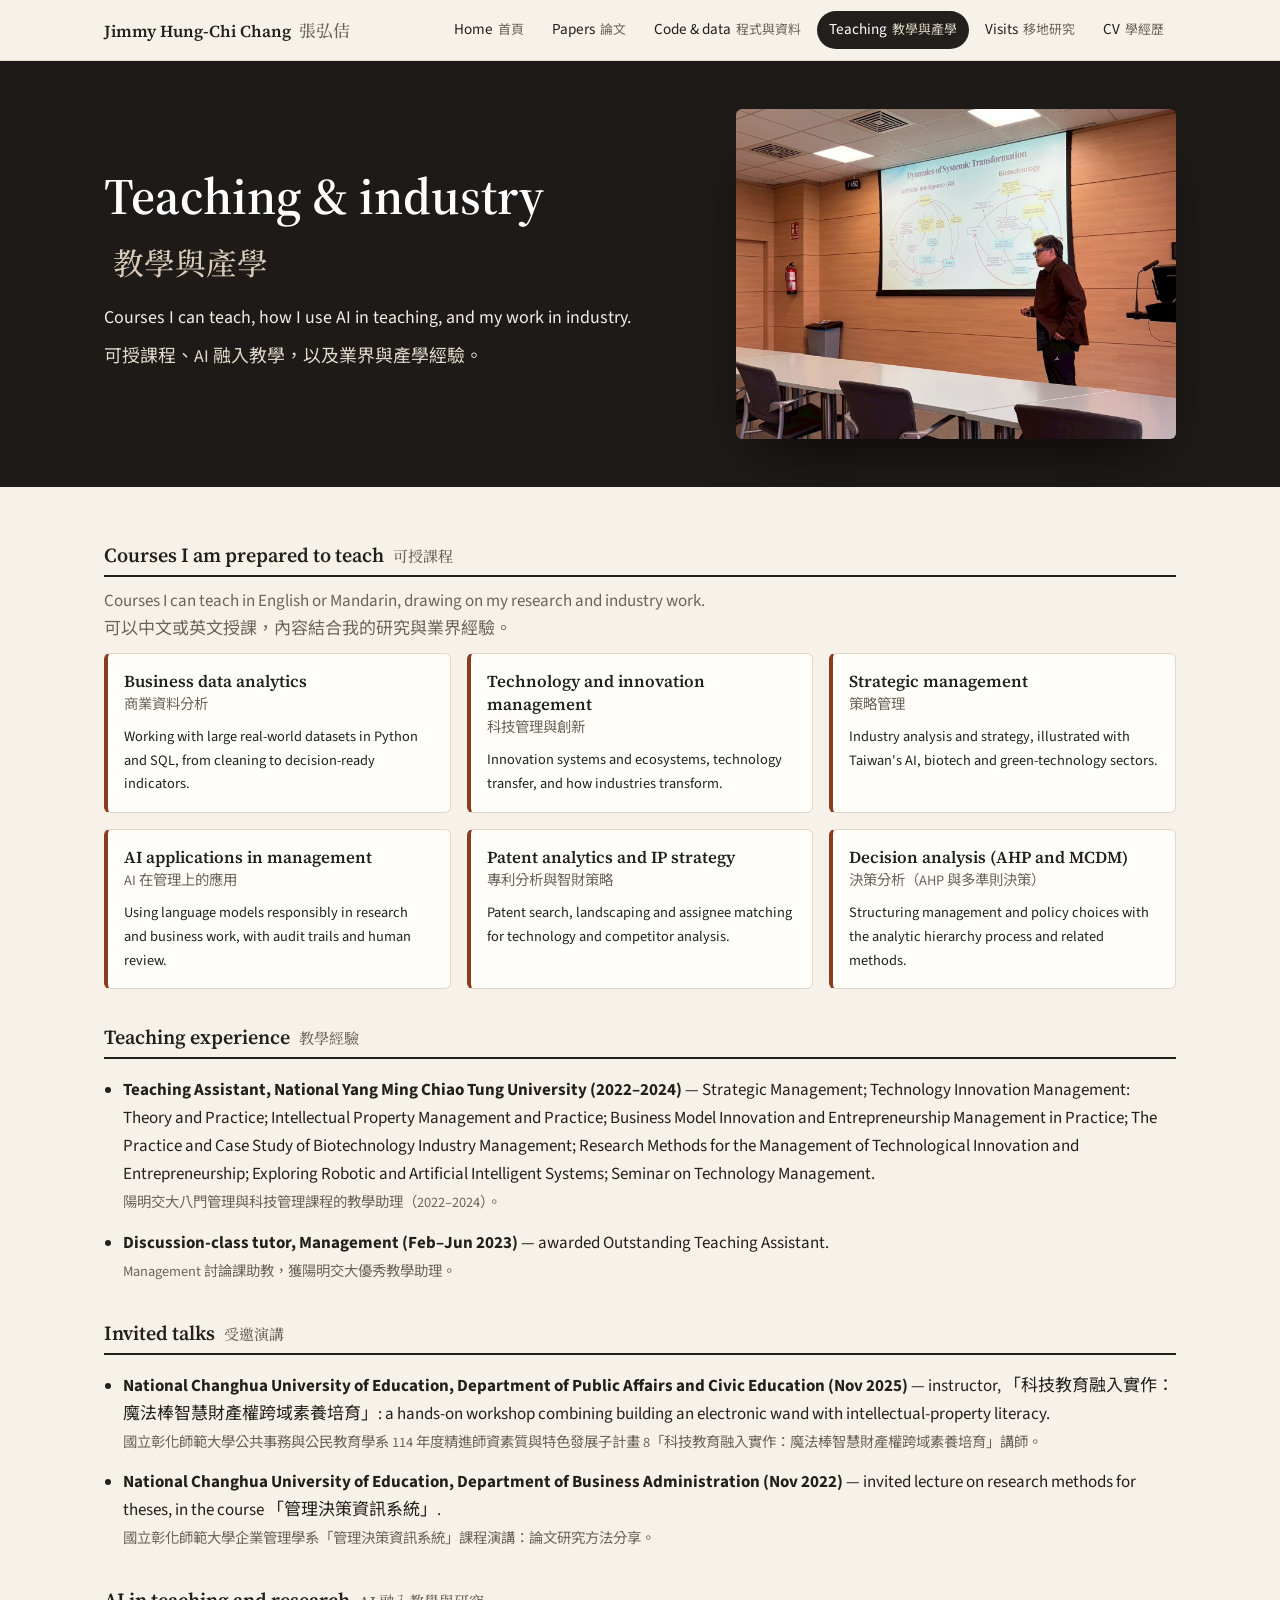
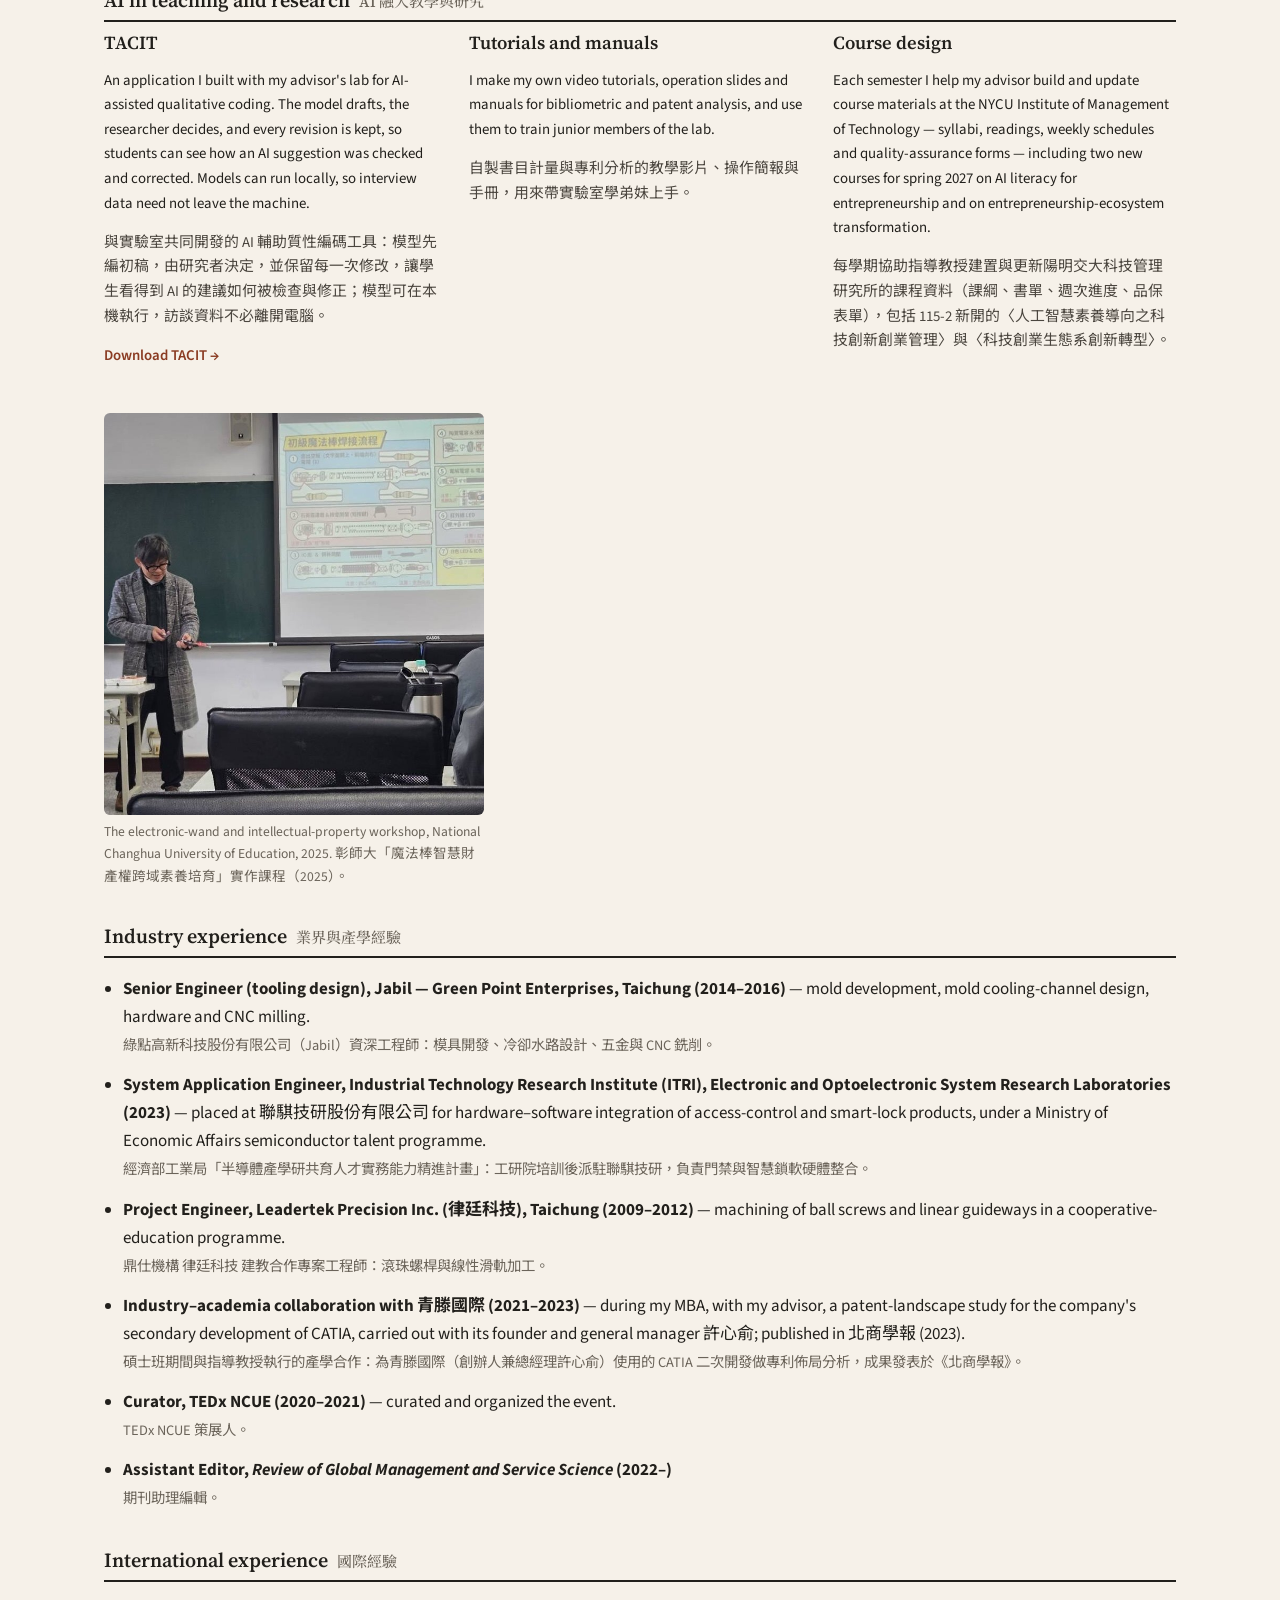
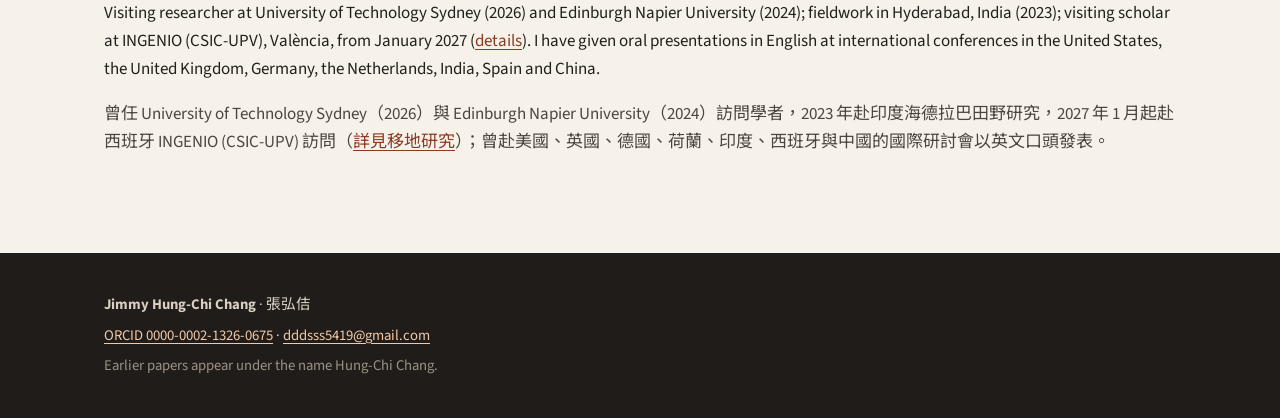
<file: teaching.html>
<!doctype html>
<html lang="en">
<head>
<meta charset="utf-8">
<meta name="viewport" content="width=device-width, initial-scale=1">
<title>Teaching & industry — Jimmy Hung-Chi Chang</title>
<meta name="description" content="Teaching, AI in teaching, and industry experience of Jimmy Hung-Chi Chang.">
<meta property="og:type" content="website"><meta property="og:site_name" content="Jimmy Hung-Chi Chang">
<meta property="og:url" content="https://jimmy-hc-chang.github.io/website/teaching.html">
<meta property="og:title" content="Teaching & industry — Jimmy Hung-Chi Chang"><meta property="og:description" content="Teaching, AI in teaching, and industry experience of Jimmy Hung-Chi Chang.">
<meta property="og:image" content="https://jimmy-hc-chang.github.io/website/assets/og-cover.jpg?v=3"><meta property="og:image:width" content="1200"><meta property="og:image:height" content="630"><meta property="og:image:alt" content="Jimmy Hung-Chi Chang speaking at the Global TechMining Conference, Wuhan University">
<meta name="twitter:card" content="summary_large_image"><meta name="twitter:image" content="https://jimmy-hc-chang.github.io/website/assets/og-cover.jpg?v=3">
<link rel="preconnect" href="https://fonts.googleapis.com"><link rel="preconnect" href="https://fonts.gstatic.com" crossorigin>
<link rel="stylesheet" href="https://fonts.googleapis.com/css2?family=Source+Serif+4:ital,opsz,wght@0,8..60,400;0,8..60,600;1,8..60,400&family=Source+Sans+3:wght@400;600&family=Noto+Serif+TC:wght@500;700&family=Noto+Sans+TC:wght@400;500&display=swap">
<link rel="stylesheet" href="style.css?v=b1c396a0">

</head>
<body class="p-teaching">
<header class="bar"><div class="wrap bar-in">
  <a class="brand" href="index.html">Jimmy Hung-Chi Chang <span lang="zh-Hant">張弘佶</span></a>
  <nav aria-label="Pages"><a href="index.html">Home<span lang="zh-Hant">首頁</span></a><a href="papers.html">Papers<span lang="zh-Hant">論文</span></a><a href="code.html">Code &amp; data<span lang="zh-Hant">程式與資料</span></a><a href="teaching.html" aria-current="page">Teaching<span lang="zh-Hant">教學與產學</span></a><a href="visits.html">Visits<span lang="zh-Hant">移地研究</span></a><a href="cv.html">CV<span lang="zh-Hant">學經歷</span></a></nav>
</div></header>
<section class="hero page-hero"><div class="wrap hero-in"><div class="hero-text">
  <h1>Teaching &amp; industry <span lang="zh-Hant">教學與產學</span></h1>
  <p class="lede">Courses I can teach, how I use AI in teaching, and my work in industry.</p><p class="lede zh" lang="zh-Hant">可授課程、AI 融入教學，以及業界與產學經驗。</p></div>
  <figure class="hero-photo"><img src="assets/talk-spain.jpg" alt="Presenting at a seminar"></figure>
</div></section>
<main>
<section class="wrap list teachpage">
  <h2 class="lbl">Courses I am prepared to teach <span lang="zh-Hant">可授課程</span></h2>
  <p class="c-intro">Courses I can teach in English or Mandarin, drawing on my research and industry work.<br><span lang="zh-Hant">可以中文或英文授課，內容結合我的研究與業界經驗。</span></p>
  <div class="courses"><div class="course"><b>Business data analytics</b><span lang="zh-Hant">商業資料分析</span><p>Working with large real-world datasets in Python and SQL, from cleaning to decision-ready indicators.</p></div><div class="course"><b>Technology and innovation management</b><span lang="zh-Hant">科技管理與創新</span><p>Innovation systems and ecosystems, technology transfer, and how industries transform.</p></div><div class="course"><b>Strategic management</b><span lang="zh-Hant">策略管理</span><p>Industry analysis and strategy, illustrated with Taiwan's AI, biotech and green-technology sectors.</p></div><div class="course"><b>AI applications in management</b><span lang="zh-Hant">AI 在管理上的應用</span><p>Using language models responsibly in research and business work, with audit trails and human review.</p></div><div class="course"><b>Patent analytics and IP strategy</b><span lang="zh-Hant">專利分析與智財策略</span><p>Patent search, landscaping and assignee matching for technology and competitor analysis.</p></div><div class="course"><b>Decision analysis (AHP and MCDM)</b><span lang="zh-Hant">決策分析（AHP 與多準則決策）</span><p>Structuring management and policy choices with the analytic hierarchy process and related methods.</p></div></div>

  <h2 class="lbl">Teaching experience <span lang="zh-Hant">教學經驗</span></h2>
  <ul class="ind">
    <li><b>Teaching Assistant, National Yang Ming Chiao Tung University (2022–2024)</b> — Strategic Management; Technology Innovation Management: Theory and Practice; Intellectual Property Management and Practice; Business Model Innovation and Entrepreneurship Management in Practice; The Practice and Case Study of Biotechnology Industry Management; Research Methods for the Management of Technological Innovation and Entrepreneurship; Exploring Robotic and Artificial Intelligent Systems; Seminar on Technology Management.<br><span lang="zh-Hant">陽明交大八門管理與科技管理課程的教學助理（2022–2024）。</span></li>
    <li><b>Discussion-class tutor, Management (Feb–Jun 2023)</b> — awarded Outstanding Teaching Assistant.<br><span lang="zh-Hant">Management 討論課助教，獲陽明交大優秀教學助理。</span></li>
  </ul>

  <h2 class="lbl">Invited talks <span lang="zh-Hant">受邀演講</span></h2>
  <ul class="ind">
    <li><b>National Changhua University of Education, Department of Public Affairs and Civic Education (Nov 2025)</b> — instructor, 「科技教育融入實作：魔法棒智慧財產權跨域素養培育」: a hands-on workshop combining building an electronic wand with intellectual-property literacy.<br><span lang="zh-Hant">國立彰化師範大學公共事務與公民教育學系 114 年度精進師資素質與特色發展子計畫 8「科技教育融入實作：魔法棒智慧財產權跨域素養培育」講師。</span></li>
    <li><b>National Changhua University of Education, Department of Business Administration (Nov 2022)</b> — invited lecture on research methods for theses, in the course 「管理決策資訊系統」.<br><span lang="zh-Hant">國立彰化師範大學企業管理學系「管理決策資訊系統」課程演講：論文研究方法分享。</span></li>
  </ul>

  <h2 class="lbl">AI in teaching and research <span lang="zh-Hant">AI 融入教學與研究</span></h2>
  <div class="tgrid">
    <div><h3>TACIT</h3><p>An application I built with my advisor's lab for AI-assisted qualitative coding. The model drafts, the researcher decides, and every revision is kept, so students can see how an AI suggestion was checked and corrected. Models can run locally, so interview data need not leave the machine.</p><p class="zh" lang="zh-Hant">與實驗室共同開發的 AI 輔助質性編碼工具：模型先編初稿，由研究者決定，並保留每一次修改，讓學生看得到 AI 的建議如何被檢查與修正；模型可在本機執行，訪談資料不必離開電腦。</p><p class="links"><a href="code.html#tacit">Download TACIT →</a></p></div>
    <div><h3>Tutorials and manuals</h3><p>I make my own video tutorials, operation slides and manuals for bibliometric and patent analysis, and use them to train junior members of the lab.</p><p class="zh" lang="zh-Hant">自製書目計量與專利分析的教學影片、操作簡報與手冊，用來帶實驗室學弟妹上手。</p></div>
    <div><h3>Course design</h3><p>Each semester I help my advisor build and update course materials at the NYCU Institute of Management of Technology — syllabi, readings, weekly schedules and quality-assurance forms — including two new courses for spring 2027 on AI literacy for entrepreneurship and on entrepreneurship-ecosystem transformation.</p><p class="zh" lang="zh-Hant">每學期協助指導教授建置與更新陽明交大科技管理研究所的課程資料（課綱、書單、週次進度、品保表單），包括 115-2 新開的〈人工智慧素養導向之科技創新創業管理〉與〈科技創業生態系創新轉型〉。</p></div>
  </div>

  <figure class="teachfig"><img src="assets/teaching.jpg" alt="Leading a hands-on soldering workshop" loading="lazy"><figcaption>The electronic-wand and intellectual-property workshop, National Changhua University of Education, 2025. <span lang="zh-Hant">彰師大「魔法棒智慧財產權跨域素養培育」實作課程（2025）。</span></figcaption></figure>

  <h2 class="lbl">Industry experience <span lang="zh-Hant">業界與產學經驗</span></h2>
  <ul class="ind">
    <li><b>Senior Engineer (tooling design), Jabil — Green Point Enterprises, Taichung (2014–2016)</b> — mold development, mold cooling-channel design, hardware and CNC milling.<br><span lang="zh-Hant">綠點高新科技股份有限公司（Jabil）資深工程師：模具開發、冷卻水路設計、五金與 CNC 銑削。</span></li>
    <li><b>System Application Engineer, Industrial Technology Research Institute (ITRI), Electronic and Optoelectronic System Research Laboratories (2023)</b> — placed at 聯騏技研股份有限公司 for hardware–software integration of access-control and smart-lock products, under a Ministry of Economic Affairs semiconductor talent programme.<br><span lang="zh-Hant">經濟部工業局「半導體產學研共育人才實務能力精進計畫」：工研院培訓後派駐聯騏技研，負責門禁與智慧鎖軟硬體整合。</span></li>
    <li><b>Project Engineer, Leadertek Precision Inc. (律廷科技), Taichung (2009–2012)</b> — machining of ball screws and linear guideways in a cooperative-education programme.<br><span lang="zh-Hant">鼎仕機構 律廷科技 建教合作專案工程師：滾珠螺桿與線性滑軌加工。</span></li>
    <li><b>Industry–academia collaboration with 青滕國際 (2021–2023)</b> — during my MBA, with my advisor, a patent-landscape study for the company's secondary development of CATIA, carried out with its founder and general manager 許心俞; published in 北商學報 (2023).<br><span lang="zh-Hant">碩士班期間與指導教授執行的產學合作：為青滕國際（創辦人兼總經理許心俞）使用的 CATIA 二次開發做專利佈局分析，成果發表於《北商學報》。</span></li>
    <li><b>Curator, TEDx NCUE (2020–2021)</b> — curated and organized the event.<br><span lang="zh-Hant">TEDx NCUE 策展人。</span></li>
    <li><b>Assistant Editor, <i>Review of Global Management and Service Science</i> (2022–)</b><br><span lang="zh-Hant">期刊助理編輯。</span></li>
  </ul>

  <h2 class="lbl">International experience <span lang="zh-Hant">國際經驗</span></h2>
  <p>Visiting researcher at University of Technology Sydney (2026) and Edinburgh Napier University (2024); fieldwork in Hyderabad, India (2023); visiting scholar at INGENIO (CSIC-UPV), València, from January 2027 (<a href="visits.html">details</a>). I have given oral presentations in English at international conferences in the United States, the United Kingdom, Germany, the Netherlands, India, Spain and China.</p>
  <p class="zh" lang="zh-Hant">曾任 University of Technology Sydney（2026）與 Edinburgh Napier University（2024）訪問學者，2023 年赴印度海德拉巴田野研究，2027 年 1 月起赴西班牙 INGENIO (CSIC-UPV) 訪問（<a href="visits.html">詳見移地研究</a>）；曾赴美國、英國、德國、荷蘭、印度、西班牙與中國的國際研討會以英文口頭發表。</p>
</section>
</main>
<footer class="foot"><div class="wrap">
  <div><b>Jimmy Hung-Chi Chang</b> · <span lang="zh-Hant">張弘佶</span></div>
  <div><a href="https://orcid.org/0000-0002-1326-0675">ORCID 0000-0002-1326-0675</a> · <a href="mailto:dddsss5419@gmail.com">dddsss5419@gmail.com</a></div>
  <div class="muted">Earlier papers appear under the name Hung-Chi Chang.</div>
</div></footer>
</body>
</html>
</file>
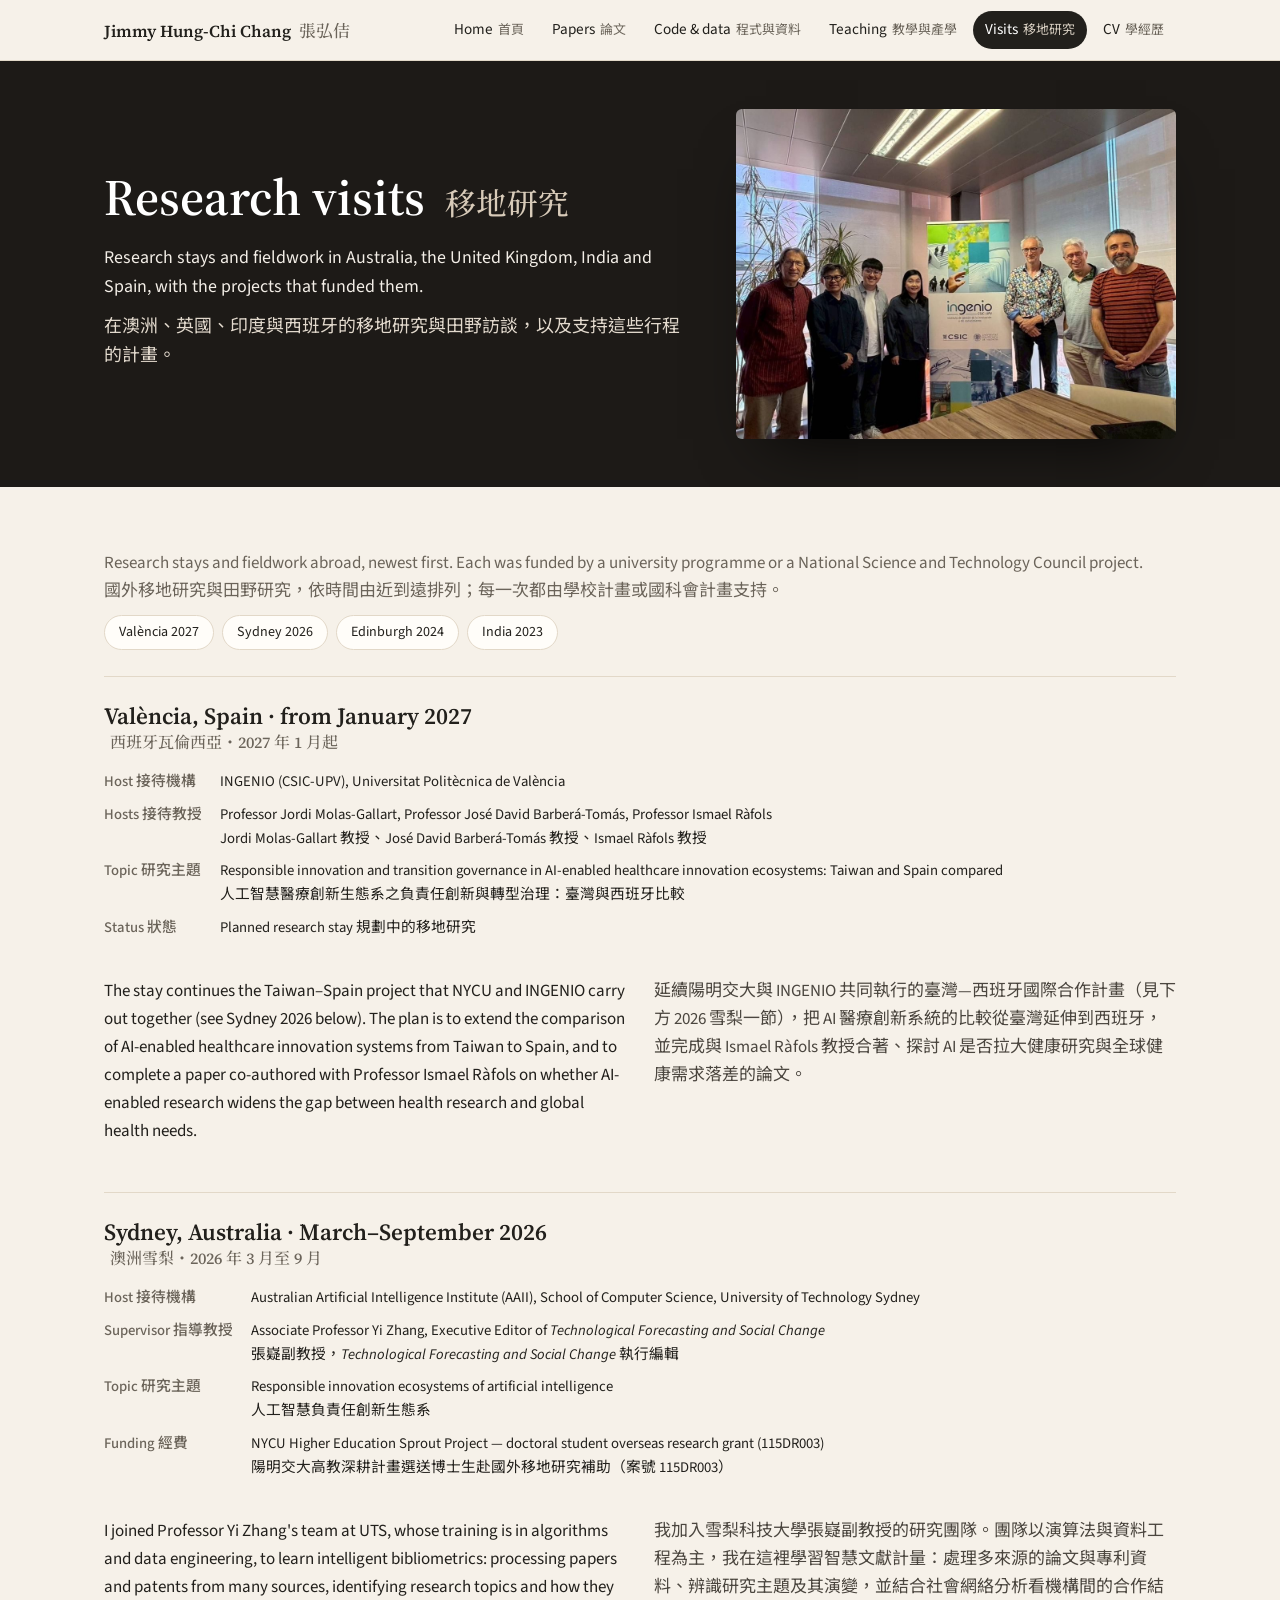
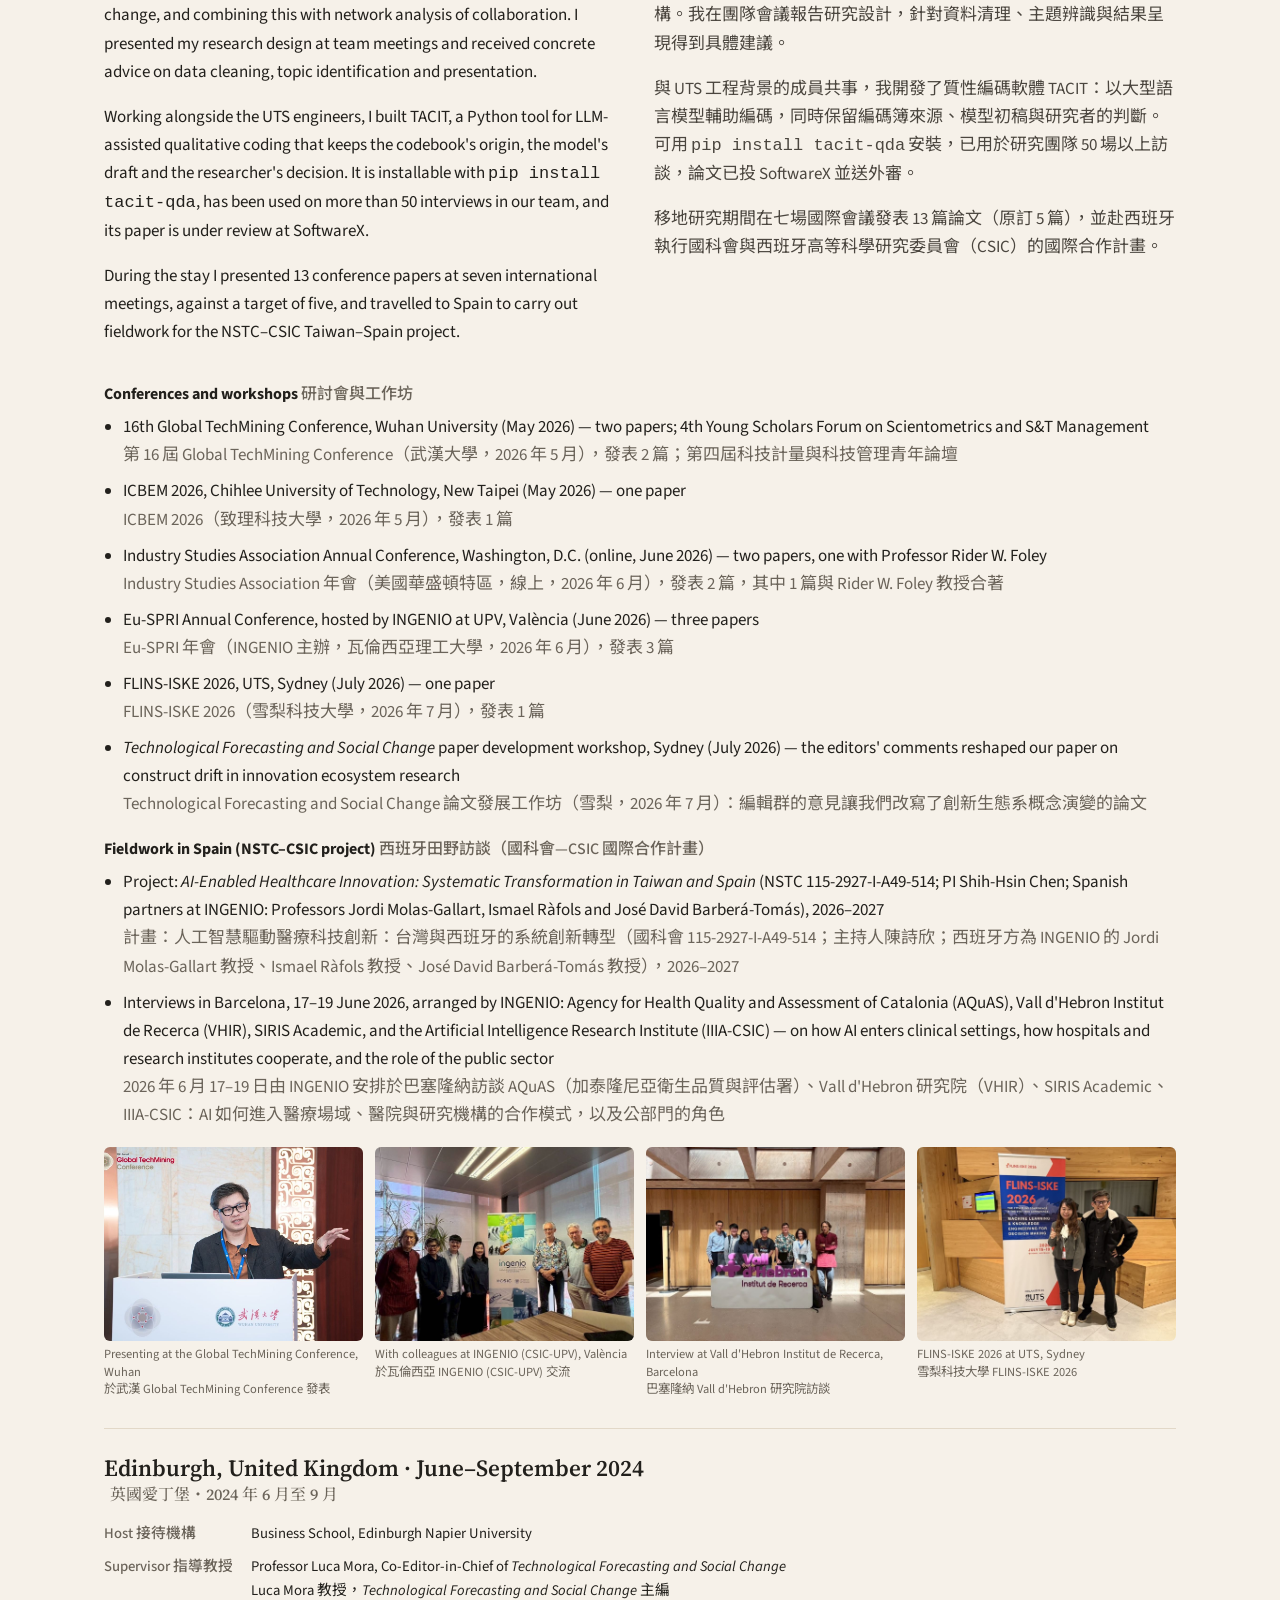
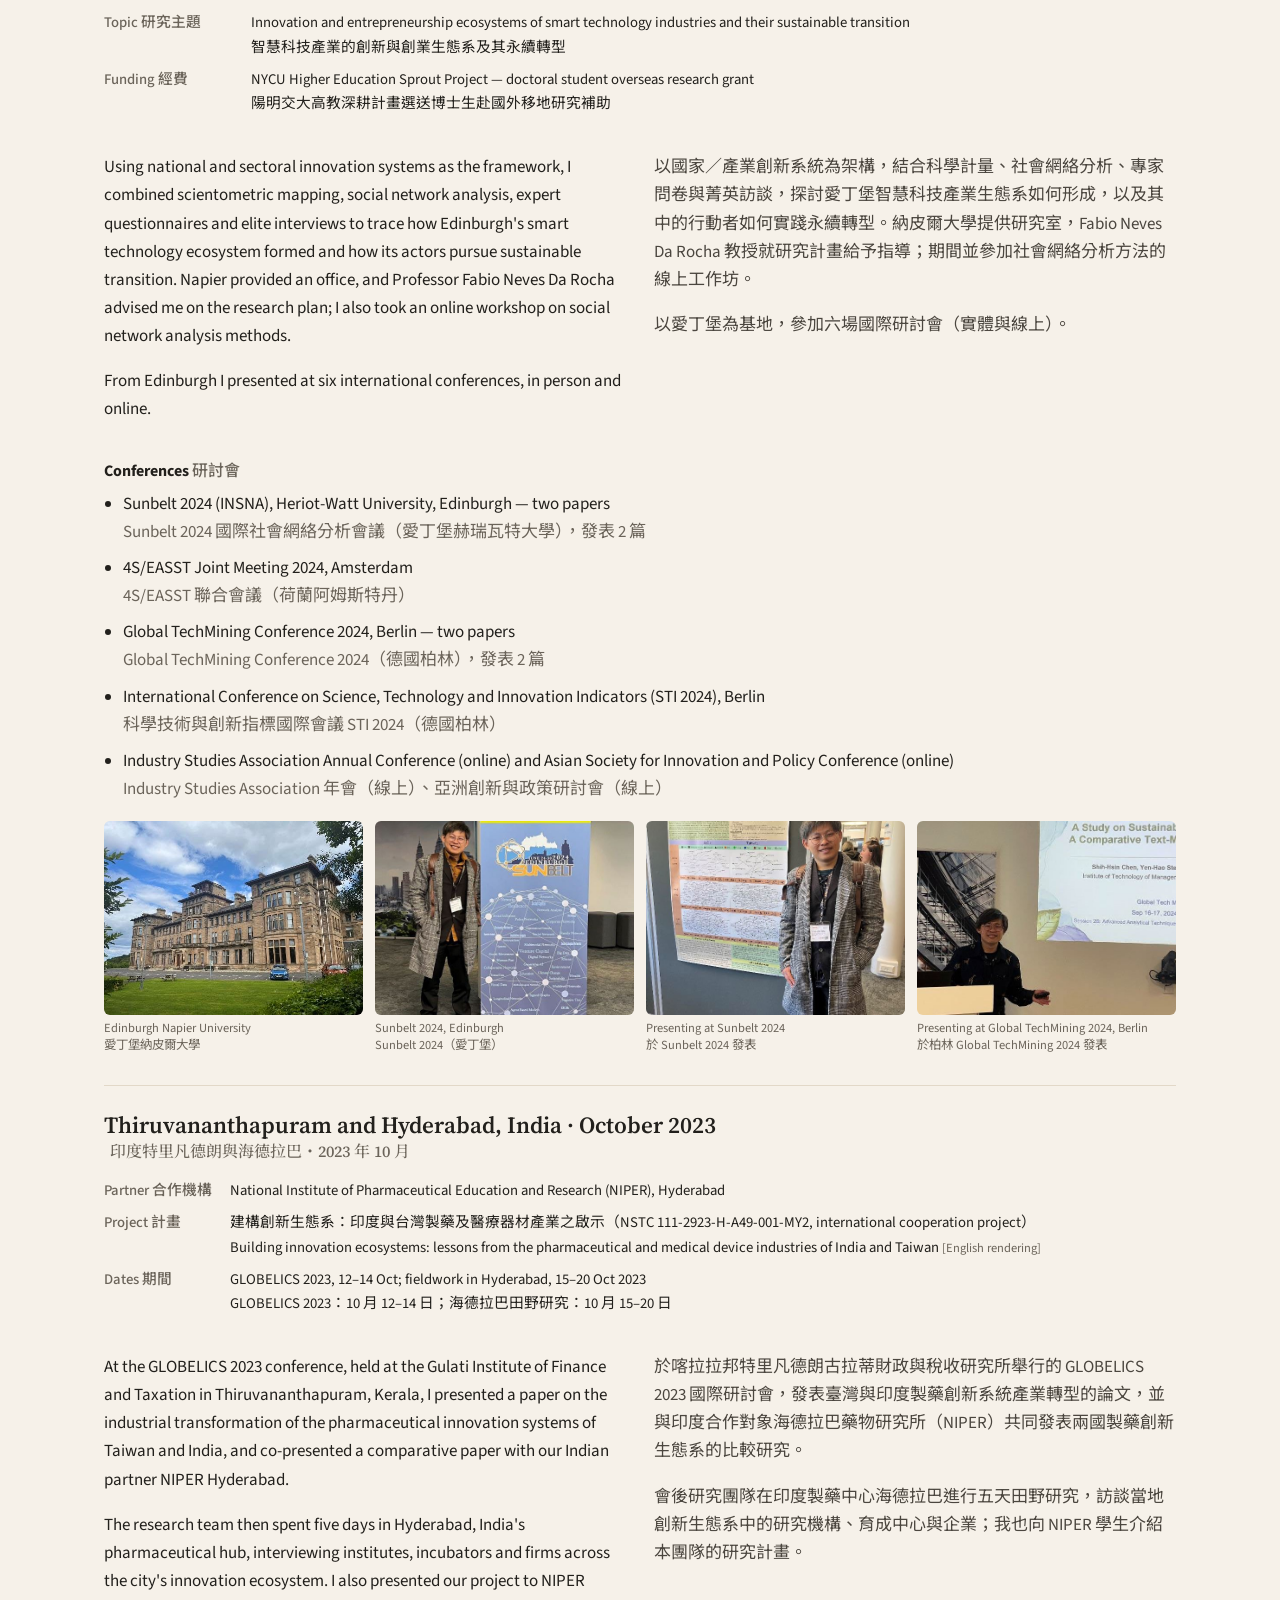
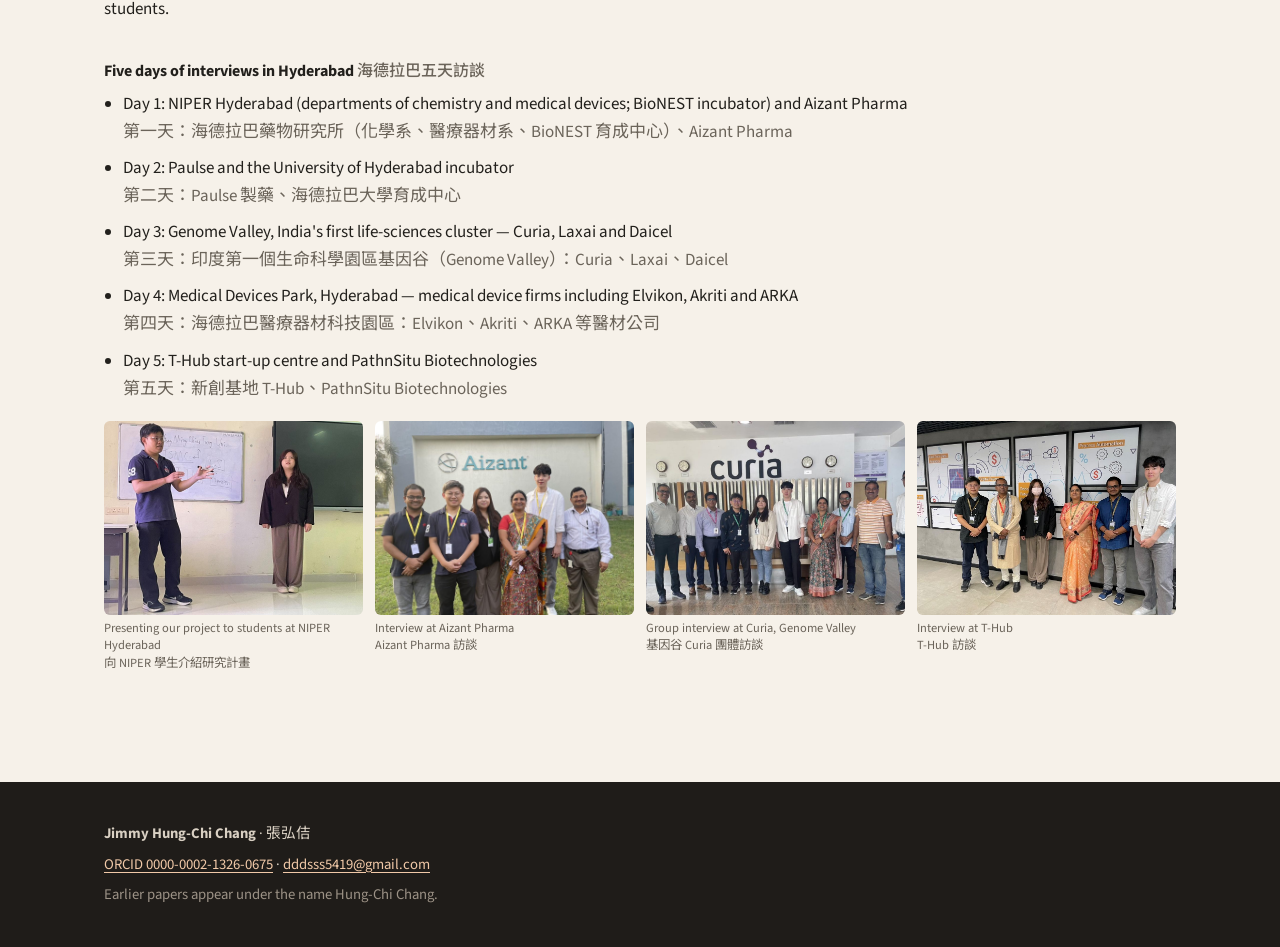
<file: visits.html>
<!doctype html>
<html lang="en">
<head>
<meta charset="utf-8">
<meta name="viewport" content="width=device-width, initial-scale=1">
<title>Research visits — Jimmy Hung-Chi Chang</title>
<meta name="description" content="Research stays and fieldwork abroad: Sydney, Edinburgh, Hyderabad and València.">
<meta property="og:type" content="website"><meta property="og:site_name" content="Jimmy Hung-Chi Chang">
<meta property="og:url" content="https://jimmy-hc-chang.github.io/website/visits.html">
<meta property="og:title" content="Research visits — Jimmy Hung-Chi Chang"><meta property="og:description" content="Research stays and fieldwork abroad: Sydney, Edinburgh, Hyderabad and València.">
<meta property="og:image" content="https://jimmy-hc-chang.github.io/website/assets/og-cover.jpg?v=3"><meta property="og:image:width" content="1200"><meta property="og:image:height" content="630"><meta property="og:image:alt" content="Jimmy Hung-Chi Chang speaking at the Global TechMining Conference, Wuhan University">
<meta name="twitter:card" content="summary_large_image"><meta name="twitter:image" content="https://jimmy-hc-chang.github.io/website/assets/og-cover.jpg?v=3">
<link rel="preconnect" href="https://fonts.googleapis.com"><link rel="preconnect" href="https://fonts.gstatic.com" crossorigin>
<link rel="stylesheet" href="https://fonts.googleapis.com/css2?family=Source+Serif+4:ital,opsz,wght@0,8..60,400;0,8..60,600;1,8..60,400&family=Source+Sans+3:wght@400;600&family=Noto+Serif+TC:wght@500;700&family=Noto+Sans+TC:wght@400;500&display=swap">
<link rel="stylesheet" href="style.css?v=b1c396a0">

</head>
<body class="p-visits">
<header class="bar"><div class="wrap bar-in">
  <a class="brand" href="index.html">Jimmy Hung-Chi Chang <span lang="zh-Hant">張弘佶</span></a>
  <nav aria-label="Pages"><a href="index.html">Home<span lang="zh-Hant">首頁</span></a><a href="papers.html">Papers<span lang="zh-Hant">論文</span></a><a href="code.html">Code &amp; data<span lang="zh-Hant">程式與資料</span></a><a href="teaching.html">Teaching<span lang="zh-Hant">教學與產學</span></a><a href="visits.html" aria-current="page">Visits<span lang="zh-Hant">移地研究</span></a><a href="cv.html">CV<span lang="zh-Hant">學經歷</span></a></nav>
</div></header>
<section class="hero page-hero"><div class="wrap hero-in"><div class="hero-text">
  <h1>Research visits <span lang="zh-Hant">移地研究</span></h1>
  <p class="lede">Research stays and fieldwork in Australia, the United Kingdom, India and Spain, with the projects that funded them.</p><p class="lede zh" lang="zh-Hant">在澳洲、英國、印度與西班牙的移地研究與田野訪談，以及支持這些行程的計畫。</p></div>
  <figure class="hero-photo"><img src="assets/v-uts-ingenio.jpg" alt="With colleagues at INGENIO, València"></figure>
</div></section>
<main>
<section class="wrap list visits">
  <p class="c-intro">Research stays and fieldwork abroad, newest first. Each was funded by a university programme or a National Science and Technology Council project.<br><span lang="zh-Hant">國外移地研究與田野研究，依時間由近到遠排列；每一次都由學校計畫或國科會計畫支持。</span></p>
  <nav class="vnav"><a href="#valencia">València 2027</a><a href="#sydney">Sydney 2026</a><a href="#edinburgh">Edinburgh 2024</a><a href="#india">India 2023</a></nav>
  <article class="visit" id="valencia">
  <h2>València, Spain · from January 2027<span lang="zh-Hant">西班牙瓦倫西亞・2027 年 1 月起</span></h2>
  <table class="vmeta"><tr><th>Host 接待機構</th><td>INGENIO (CSIC-UPV), Universitat Politècnica de València</td></tr><tr><th>Hosts 接待教授</th><td>Professor Jordi Molas-Gallart, Professor José David Barberá-Tomás, Professor Ismael Ràfols<br><span lang="zh-Hant">Jordi Molas-Gallart 教授、José David Barberá-Tomás 教授、Ismael Ràfols 教授</span></td></tr><tr><th>Topic 研究主題</th><td>Responsible innovation and transition governance in AI-enabled healthcare innovation ecosystems: Taiwan and Spain compared<br><span lang="zh-Hant">人工智慧醫療創新生態系之負責任創新與轉型治理：臺灣與西班牙比較</span></td></tr><tr><th>Status 狀態</th><td>Planned research stay 規劃中的移地研究</td></tr></table>
  <div class="vtext"><div><p>The stay continues the Taiwan–Spain project that NYCU and INGENIO carry out together (see Sydney 2026 below). The plan is to extend the comparison of AI-enabled healthcare innovation systems from Taiwan to Spain, and to complete a paper co-authored with Professor Ismael Ràfols on whether AI-enabled research widens the gap between health research and global health needs.</p></div><div class="zh"><p lang="zh-Hant">延續陽明交大與 INGENIO 共同執行的臺灣—西班牙國際合作計畫（見下方 2026 雪梨一節），把 AI 醫療創新系統的比較從臺灣延伸到西班牙，並完成與 Ismael Ràfols 教授合著、探討 AI 是否拉大健康研究與全球健康需求落差的論文。</p></div></div>
  
  
</article><article class="visit" id="sydney">
  <h2>Sydney, Australia · March–September 2026<span lang="zh-Hant">澳洲雪梨・2026 年 3 月至 9 月</span></h2>
  <table class="vmeta"><tr><th>Host 接待機構</th><td>Australian Artificial Intelligence Institute (AAII), School of Computer Science, University of Technology Sydney</td></tr><tr><th>Supervisor 指導教授</th><td>Associate Professor Yi Zhang, Executive Editor of <i>Technological Forecasting and Social Change</i><br><span lang="zh-Hant">張嶷副教授，<i>Technological Forecasting and Social Change</i> 執行編輯</span></td></tr><tr><th>Topic 研究主題</th><td>Responsible innovation ecosystems of artificial intelligence<br><span lang="zh-Hant">人工智慧負責任創新生態系</span></td></tr><tr><th>Funding 經費</th><td>NYCU Higher Education Sprout Project — doctoral student overseas research grant (115DR003)<br><span lang="zh-Hant">陽明交大高教深耕計畫選送博士生赴國外移地研究補助（案號 115DR003）</span></td></tr></table>
  <div class="vtext"><div><p>I joined Professor Yi Zhang's team at UTS, whose training is in algorithms and data engineering, to learn intelligent bibliometrics: processing papers and patents from many sources, identifying research topics and how they change, and combining this with network analysis of collaboration. I presented my research design at team meetings and received concrete advice on data cleaning, topic identification and presentation.</p><p>Working alongside the UTS engineers, I built TACIT, a Python tool for LLM-assisted qualitative coding that keeps the codebook's origin, the model's draft and the researcher's decision. It is installable with <code>pip install tacit-qda</code>, has been used on more than 50 interviews in our team, and its paper is under review at SoftwareX.</p><p>During the stay I presented 13 conference papers at seven international meetings, against a target of five, and travelled to Spain to carry out fieldwork for the NSTC–CSIC Taiwan–Spain project.</p></div><div class="zh"><p lang="zh-Hant">我加入雪梨科技大學張嶷副教授的研究團隊。團隊以演算法與資料工程為主，我在這裡學習智慧文獻計量：處理多來源的論文與專利資料、辨識研究主題及其演變，並結合社會網絡分析看機構間的合作結構。我在團隊會議報告研究設計，針對資料清理、主題辨識與結果呈現得到具體建議。</p><p lang="zh-Hant">與 UTS 工程背景的成員共事，我開發了質性編碼軟體 TACIT：以大型語言模型輔助編碼，同時保留編碼簿來源、模型初稿與研究者的判斷。可用 <code>pip install tacit-qda</code> 安裝，已用於研究團隊 50 場以上訪談，論文已投 SoftwareX 並送外審。</p><p lang="zh-Hant">移地研究期間在七場國際會議發表 13 篇論文（原訂 5 篇），並赴西班牙執行國科會與西班牙高等科學研究委員會（CSIC）的國際合作計畫。</p></div></div>
  <h4>Conferences and workshops <span lang="zh-Hant">研討會與工作坊</span></h4><ul class="vlist"><li>16th Global TechMining Conference, Wuhan University (May 2026) — two papers; 4th Young Scholars Forum on Scientometrics and S&amp;T Management<br><span lang="zh-Hant">第 16 屆 Global TechMining Conference（武漢大學，2026 年 5 月），發表 2 篇；第四屆科技計量與科技管理青年論壇</span></li><li>ICBEM 2026, Chihlee University of Technology, New Taipei (May 2026) — one paper<br><span lang="zh-Hant">ICBEM 2026（致理科技大學，2026 年 5 月），發表 1 篇</span></li><li>Industry Studies Association Annual Conference, Washington, D.C. (online, June 2026) — two papers, one with Professor Rider W. Foley<br><span lang="zh-Hant">Industry Studies Association 年會（美國華盛頓特區，線上，2026 年 6 月），發表 2 篇，其中 1 篇與 Rider W. Foley 教授合著</span></li><li>Eu-SPRI Annual Conference, hosted by INGENIO at UPV, València (June 2026) — three papers<br><span lang="zh-Hant">Eu-SPRI 年會（INGENIO 主辦，瓦倫西亞理工大學，2026 年 6 月），發表 3 篇</span></li><li>FLINS-ISKE 2026, UTS, Sydney (July 2026) — one paper<br><span lang="zh-Hant">FLINS-ISKE 2026（雪梨科技大學，2026 年 7 月），發表 1 篇</span></li><li><i>Technological Forecasting and Social Change</i> paper development workshop, Sydney (July 2026) — the editors' comments reshaped our paper on construct drift in innovation ecosystem research<br><span lang="zh-Hant">Technological Forecasting and Social Change 論文發展工作坊（雪梨，2026 年 7 月）：編輯群的意見讓我們改寫了創新生態系概念演變的論文</span></li></ul><h4>Fieldwork in Spain (NSTC–CSIC project) <span lang="zh-Hant">西班牙田野訪談（國科會—CSIC 國際合作計畫）</span></h4><ul class="vlist"><li>Project: <i>AI-Enabled Healthcare Innovation: Systematic Transformation in Taiwan and Spain</i> (NSTC 115-2927-I-A49-514; PI Shih-Hsin Chen; Spanish partners at INGENIO: Professors Jordi Molas-Gallart, Ismael Ràfols and José David Barberá-Tomás), 2026–2027<br><span lang="zh-Hant">計畫：人工智慧驅動醫療科技創新：台灣與西班牙的系統創新轉型（國科會 115-2927-I-A49-514；主持人陳詩欣；西班牙方為 INGENIO 的 Jordi Molas-Gallart 教授、Ismael Ràfols 教授、José David Barberá-Tomás 教授），2026–2027</span></li><li>Interviews in Barcelona, 17–19 June 2026, arranged by INGENIO: Agency for Health Quality and Assessment of Catalonia (AQuAS), Vall d'Hebron Institut de Recerca (VHIR), SIRIS Academic, and the Artificial Intelligence Research Institute (IIIA-CSIC) — on how AI enters clinical settings, how hospitals and research institutes cooperate, and the role of the public sector<br><span lang="zh-Hant">2026 年 6 月 17–19 日由 INGENIO 安排於巴塞隆納訪談 AQuAS（加泰隆尼亞衛生品質與評估署）、Vall d'Hebron 研究院（VHIR）、SIRIS Academic、IIIA-CSIC：AI 如何進入醫療場域、醫院與研究機構的合作模式，以及公部門的角色</span></li></ul>
  <div class="vgal"><figure><img src="assets/v-uts-gtm.jpg" alt="Presenting at the Global TechMining Conference, Wuhan" loading="lazy"><figcaption>Presenting at the Global TechMining Conference, Wuhan<br><span lang="zh-Hant">於武漢 Global TechMining Conference 發表</span></figcaption></figure><figure><img src="assets/v-uts-ingenio.jpg" alt="With colleagues at INGENIO (CSIC-UPV), València" loading="lazy"><figcaption>With colleagues at INGENIO (CSIC-UPV), València<br><span lang="zh-Hant">於瓦倫西亞 INGENIO (CSIC-UPV) 交流</span></figcaption></figure><figure><img src="assets/v-uts-vhir.jpg" alt="Interview at Vall d'Hebron Institut de Recerca, Barcelona" loading="lazy"><figcaption>Interview at Vall d'Hebron Institut de Recerca, Barcelona<br><span lang="zh-Hant">巴塞隆納 Vall d'Hebron 研究院訪談</span></figcaption></figure><figure><img src="assets/v-uts-flins.jpg" alt="FLINS-ISKE 2026 at UTS, Sydney" loading="lazy"><figcaption>FLINS-ISKE 2026 at UTS, Sydney<br><span lang="zh-Hant">雪梨科技大學 FLINS-ISKE 2026</span></figcaption></figure></div>
</article><article class="visit" id="edinburgh">
  <h2>Edinburgh, United Kingdom · June–September 2024<span lang="zh-Hant">英國愛丁堡・2024 年 6 月至 9 月</span></h2>
  <table class="vmeta"><tr><th>Host 接待機構</th><td>Business School, Edinburgh Napier University</td></tr><tr><th>Supervisor 指導教授</th><td>Professor Luca Mora, Co-Editor-in-Chief of <i>Technological Forecasting and Social Change</i><br><span lang="zh-Hant">Luca Mora 教授，<i>Technological Forecasting and Social Change</i> 主編</span></td></tr><tr><th>Topic 研究主題</th><td>Innovation and entrepreneurship ecosystems of smart technology industries and their sustainable transition<br><span lang="zh-Hant">智慧科技產業的創新與創業生態系及其永續轉型</span></td></tr><tr><th>Funding 經費</th><td>NYCU Higher Education Sprout Project — doctoral student overseas research grant<br><span lang="zh-Hant">陽明交大高教深耕計畫選送博士生赴國外移地研究補助</span></td></tr></table>
  <div class="vtext"><div><p>Using national and sectoral innovation systems as the framework, I combined scientometric mapping, social network analysis, expert questionnaires and elite interviews to trace how Edinburgh's smart technology ecosystem formed and how its actors pursue sustainable transition. Napier provided an office, and Professor Fabio Neves Da Rocha advised me on the research plan; I also took an online workshop on social network analysis methods.</p><p>From Edinburgh I presented at six international conferences, in person and online.</p></div><div class="zh"><p lang="zh-Hant">以國家／產業創新系統為架構，結合科學計量、社會網絡分析、專家問卷與菁英訪談，探討愛丁堡智慧科技產業生態系如何形成，以及其中的行動者如何實踐永續轉型。納皮爾大學提供研究室，Fabio Neves Da Rocha 教授就研究計畫給予指導；期間並參加社會網絡分析方法的線上工作坊。</p><p lang="zh-Hant">以愛丁堡為基地，參加六場國際研討會（實體與線上）。</p></div></div>
  <h4>Conferences <span lang="zh-Hant">研討會</span></h4><ul class="vlist"><li>Sunbelt 2024 (INSNA), Heriot-Watt University, Edinburgh — two papers<br><span lang="zh-Hant">Sunbelt 2024 國際社會網絡分析會議（愛丁堡赫瑞瓦特大學），發表 2 篇</span></li><li>4S/EASST Joint Meeting 2024, Amsterdam<br><span lang="zh-Hant">4S/EASST 聯合會議（荷蘭阿姆斯特丹）</span></li><li>Global TechMining Conference 2024, Berlin — two papers<br><span lang="zh-Hant">Global TechMining Conference 2024（德國柏林），發表 2 篇</span></li><li>International Conference on Science, Technology and Innovation Indicators (STI 2024), Berlin<br><span lang="zh-Hant">科學技術與創新指標國際會議 STI 2024（德國柏林）</span></li><li>Industry Studies Association Annual Conference (online) and Asian Society for Innovation and Policy Conference (online)<br><span lang="zh-Hant">Industry Studies Association 年會（線上）、亞洲創新與政策研討會（線上）</span></li></ul>
  <div class="vgal"><figure><img src="assets/v-edi-napier.jpg" alt="Edinburgh Napier University" loading="lazy"><figcaption>Edinburgh Napier University<br><span lang="zh-Hant">愛丁堡納皮爾大學</span></figcaption></figure><figure><img src="assets/v-edi-sunbelt.jpg" alt="Sunbelt 2024, Edinburgh" loading="lazy"><figcaption>Sunbelt 2024, Edinburgh<br><span lang="zh-Hant">Sunbelt 2024（愛丁堡）</span></figcaption></figure><figure><img src="assets/v-edi-poster.jpg" alt="Presenting at Sunbelt 2024" loading="lazy"><figcaption>Presenting at Sunbelt 2024<br><span lang="zh-Hant">於 Sunbelt 2024 發表</span></figcaption></figure><figure><img src="assets/v-edi-berlin.jpg" alt="Presenting at Global TechMining 2024, Berlin" loading="lazy"><figcaption>Presenting at Global TechMining 2024, Berlin<br><span lang="zh-Hant">於柏林 Global TechMining 2024 發表</span></figcaption></figure></div>
</article><article class="visit" id="india">
  <h2>Thiruvananthapuram and Hyderabad, India · October 2023<span lang="zh-Hant">印度特里凡德朗與海德拉巴・2023 年 10 月</span></h2>
  <table class="vmeta"><tr><th>Partner 合作機構</th><td>National Institute of Pharmaceutical Education and Research (NIPER), Hyderabad</td></tr><tr><th>Project 計畫</th><td>建構創新生態系：印度與台灣製藥及醫療器材產業之啟示（NSTC 111-2923-H-A49-001-MY2, international cooperation project）<br>Building innovation ecosystems: lessons from the pharmaceutical and medical device industries of India and Taiwan <span class="sub">[English rendering]</span></td></tr><tr><th>Dates 期間</th><td>GLOBELICS 2023, 12–14 Oct; fieldwork in Hyderabad, 15–20 Oct 2023<br><span lang="zh-Hant">GLOBELICS 2023：10 月 12–14 日；海德拉巴田野研究：10 月 15–20 日</span></td></tr></table>
  <div class="vtext"><div><p>At the GLOBELICS 2023 conference, held at the Gulati Institute of Finance and Taxation in Thiruvananthapuram, Kerala, I presented a paper on the industrial transformation of the pharmaceutical innovation systems of Taiwan and India, and co-presented a comparative paper with our Indian partner NIPER Hyderabad.</p><p>The research team then spent five days in Hyderabad, India's pharmaceutical hub, interviewing institutes, incubators and firms across the city's innovation ecosystem. I also presented our project to NIPER students.</p></div><div class="zh"><p lang="zh-Hant">於喀拉拉邦特里凡德朗古拉蒂財政與稅收研究所舉行的 GLOBELICS 2023 國際研討會，發表臺灣與印度製藥創新系統產業轉型的論文，並與印度合作對象海德拉巴藥物研究所（NIPER）共同發表兩國製藥創新生態系的比較研究。</p><p lang="zh-Hant">會後研究團隊在印度製藥中心海德拉巴進行五天田野研究，訪談當地創新生態系中的研究機構、育成中心與企業；我也向 NIPER 學生介紹本團隊的研究計畫。</p></div></div>
  <h4>Five days of interviews in Hyderabad <span lang="zh-Hant">海德拉巴五天訪談</span></h4><ul class="vlist"><li>Day 1: NIPER Hyderabad (departments of chemistry and medical devices; BioNEST incubator) and Aizant Pharma<br><span lang="zh-Hant">第一天：海德拉巴藥物研究所（化學系、醫療器材系、BioNEST 育成中心）、Aizant Pharma</span></li><li>Day 2: Paulse and the University of Hyderabad incubator<br><span lang="zh-Hant">第二天：Paulse 製藥、海德拉巴大學育成中心</span></li><li>Day 3: Genome Valley, India's first life-sciences cluster — Curia, Laxai and Daicel<br><span lang="zh-Hant">第三天：印度第一個生命科學園區基因谷（Genome Valley）：Curia、Laxai、Daicel</span></li><li>Day 4: Medical Devices Park, Hyderabad — medical device firms including Elvikon, Akriti and ARKA<br><span lang="zh-Hant">第四天：海德拉巴醫療器材科技園區：Elvikon、Akriti、ARKA 等醫材公司</span></li><li>Day 5: T-Hub start-up centre and PathnSitu Biotechnologies<br><span lang="zh-Hant">第五天：新創基地 T-Hub、PathnSitu Biotechnologies</span></li></ul>
  <div class="vgal"><figure><img src="assets/v-ind-niper.jpg" alt="Presenting our project to students at NIPER Hyderabad" loading="lazy"><figcaption>Presenting our project to students at NIPER Hyderabad<br><span lang="zh-Hant">向 NIPER 學生介紹研究計畫</span></figcaption></figure><figure><img src="assets/v-ind-aizant.jpg" alt="Interview at Aizant Pharma" loading="lazy"><figcaption>Interview at Aizant Pharma<br><span lang="zh-Hant">Aizant Pharma 訪談</span></figcaption></figure><figure><img src="assets/v-ind-curia.jpg" alt="Group interview at Curia, Genome Valley" loading="lazy"><figcaption>Group interview at Curia, Genome Valley<br><span lang="zh-Hant">基因谷 Curia 團體訪談</span></figcaption></figure><figure><img src="assets/v-ind-thub.jpg" alt="Interview at T-Hub" loading="lazy"><figcaption>Interview at T-Hub<br><span lang="zh-Hant">T-Hub 訪談</span></figcaption></figure></div>
</article>
</section>
</main>
<footer class="foot"><div class="wrap">
  <div><b>Jimmy Hung-Chi Chang</b> · <span lang="zh-Hant">張弘佶</span></div>
  <div><a href="https://orcid.org/0000-0002-1326-0675">ORCID 0000-0002-1326-0675</a> · <a href="mailto:dddsss5419@gmail.com">dddsss5419@gmail.com</a></div>
  <div class="muted">Earlier papers appear under the name Hung-Chi Chang.</div>
</div></footer>
</body>
</html>
</file>
<file: style.css>
:root{
  --bg:#f6f1e9; --paper:#fffdf9; --ink:#22201c; --muted:#6b645a; --line:#e2d8c8;
  --accent:#8a3b22; --accent-2:#2f4a5a; --band:#efe6d8;
  --serif:"Source Serif 4","Noto Serif TC",Georgia,serif;
  --sans:"Source Sans 3","Noto Sans TC",system-ui,sans-serif;
}
*{box-sizing:border-box}
html{scroll-behavior:smooth}
body{margin:0;background:var(--bg);color:var(--ink);font:17px/1.65 var(--sans);-webkit-font-smoothing:antialiased}
img{max-width:100%;display:block}
a{color:var(--accent);text-decoration-thickness:1px;text-underline-offset:3px}
h1,h2,h3{font-family:var(--serif);font-weight:600;line-height:1.2;margin:0 0 .5em}
h2{font-size:1.7rem}
h2 span[lang],h1+p[lang]{font-weight:500}
h2 span[lang]{color:var(--muted);font-size:.75em;margin-left:.35em}
.wrap{max-width:1120px;margin:0 auto;padding:0 24px}
.zh{color:#4b463f}
.muted{color:var(--muted)}
.kicker{font:600 .78rem/1.4 var(--sans);letter-spacing:.14em;text-transform:uppercase;color:#f1dcc8;margin:0 0 14px}
.kicker.dark{color:var(--accent)}

/* top bar */
.bar{position:sticky;top:0;z-index:20;background:rgba(246,241,233,.92);backdrop-filter:blur(8px);border-bottom:1px solid var(--line)}
.bar-in{display:flex;align-items:center;justify-content:space-between;gap:16px;min-height:60px;flex-wrap:wrap}
.brand{font:600 1.05rem var(--serif);color:var(--ink);text-decoration:none}
.brand span{color:var(--muted);font-weight:500;margin-left:4px}
nav{display:flex;gap:4px;flex-wrap:wrap}
nav a{color:var(--ink);text-decoration:none;padding:6px 12px;border-radius:999px;font-size:.95rem}
nav a span{color:var(--muted);font-size:.85em;margin-left:5px}
nav a:hover{background:var(--band)}
nav a[aria-current]{background:var(--ink);color:#fff}
nav a[aria-current] span{color:#d8cfc2}

/* hero */
.hero{position:relative;min-height:min(86vh,760px);display:flex;align-items:flex-end;color:#fff;overflow:hidden}
.hero-bg{position:absolute;inset:0;background:linear-gradient(180deg,rgba(18,16,14,.15) 0%,rgba(18,16,14,.55) 55%,rgba(18,16,14,.85) 100%),url('assets/edinburgh-night.jpg') center 40%/cover}
.hero-in{position:relative;padding-top:120px;padding-bottom:72px}
.hero h1{font-size:clamp(2.3rem,5.5vw,4.2rem);max-width:20ch;margin-bottom:22px}
.lede{max-width:46rem;font-size:1.12rem;margin:0 0 10px;color:#f3eee7}
.lede.zh{color:#e2d9cd}
.cta{display:flex;gap:12px;flex-wrap:wrap;margin-top:26px}
.btn{display:inline-block;padding:11px 20px;border-radius:999px;background:#f6f1e9;color:var(--ink);text-decoration:none;font-weight:600}
.btn.ghost{background:transparent;color:#fff;border:1px solid rgba(255,255,255,.6)}
.btn:hover{filter:brightness(.95)}

/* page banners */
.banner{position:relative;color:#fff;padding:120px 0 40px;background:linear-gradient(180deg,rgba(18,16,14,.1),rgba(18,16,14,.75)),var(--img) var(--pos)/cover}
.banner h1{font-size:clamp(2.2rem,5vw,3.4rem);margin:0}
.banner p{margin:4px 0 0;font:500 1.2rem var(--serif);color:#eadfce}

/* about */
.about{display:grid;grid-template-columns:minmax(220px,340px) 1fr;gap:56px;align-items:center;padding-top:80px;padding-bottom:80px}
.portrait{margin:0;border-radius:6px;overflow:hidden;box-shadow:0 20px 40px -20px rgba(40,30,20,.5)}
.portrait img{aspect-ratio:4/5;object-fit:cover;width:100%}
.links{display:flex;gap:22px;flex-wrap:wrap;font-weight:600}
.links a{text-decoration:none}

/* bands */
.band{background:var(--band);padding:72px 0}
.sec-head{display:flex;justify-content:space-between;align-items:baseline;gap:20px;flex-wrap:wrap;margin-bottom:28px}
.sec-head p{margin:0;color:var(--muted)}
.figgrid{display:grid;grid-template-columns:repeat(3,1fr);gap:22px}
.figcard{background:var(--paper);border-radius:6px;overflow:hidden;text-decoration:none;color:var(--ink);border:1px solid var(--line);transition:transform .2s,box-shadow .2s;display:flex;flex-direction:column}
.figcard:hover{transform:translateY(-3px);box-shadow:0 16px 30px -18px rgba(40,30,20,.45)}
.figcard .fig{background:#fff;aspect-ratio:4/3;display:flex;align-items:center;justify-content:center;padding:12px;border-bottom:1px solid var(--line)}
.figcard .fig img{max-height:100%;object-fit:contain}
.cap{padding:14px 16px 16px;display:flex;flex-direction:column;gap:2px}
.cap b{font:600 1.05rem var(--serif)}
.cap span{color:var(--muted);font-size:.92rem}

/* feature */
.feature{display:grid;grid-template-columns:1.25fr 1fr;gap:48px;align-items:center;padding-top:80px;padding-bottom:80px}
.feature-img{border-radius:6px;overflow:hidden;border:1px solid var(--line);box-shadow:0 20px 40px -24px rgba(40,30,20,.5);background:#fff}
.feature h2{font-size:1.9rem}

/* places */
.places{display:grid;grid-template-columns:repeat(3,1fr);gap:22px}
.place{margin:0;position:relative;border-radius:6px;overflow:hidden;aspect-ratio:3/4;background:var(--accent-2)}
.place img{width:100%;height:100%;object-fit:cover}
.place figcaption{position:absolute;inset:auto 0 0 0;padding:60px 18px 18px;color:#e9e2d8;font-size:.92rem;background:linear-gradient(180deg,transparent,rgba(15,13,11,.82))}
.place figcaption b{display:block;color:#fff;font:600 1.4rem var(--serif)}
.place.next .ph{position:absolute;inset:0;display:flex;align-items:center;justify-content:center;background:radial-gradient(circle at 30% 25%,#c7793f,#8a3b22 55%,#4d2215)}
.place.next .ph span{font:italic 400 3rem var(--serif);color:rgba(255,255,255,.25)}

/* talks */
.talks{padding-top:72px;padding-bottom:72px}
.talkgrid{display:grid;grid-template-columns:2fr 1fr;grid-template-rows:1fr 1fr;gap:18px}
.talk{margin:0;position:relative;border-radius:6px;overflow:hidden;background:#222}
.talk.big{grid-row:1 / span 2}
.talk img{width:100%;height:100%;object-fit:cover;aspect-ratio:auto}
.talk.big img{aspect-ratio:3/2}
.talk:not(.big) img{aspect-ratio:16/10}
.talk figcaption{position:absolute;inset:auto 0 0 0;padding:44px 16px 14px;color:#e9e2d8;font-size:.88rem;background:linear-gradient(180deg,transparent,rgba(15,13,11,.85))}
.talk figcaption b{display:block;color:#fff;font:600 1.05rem var(--serif)}
.strip{display:grid;grid-template-columns:repeat(4,1fr);gap:16px}
.strip figure{margin:0}
.strip img{aspect-ratio:3/4;object-fit:cover;width:100%;border-radius:6px}
.strip figcaption{font:500 .95rem var(--serif);margin-top:8px;color:var(--muted)}

/* papers */
.list{padding-top:56px;padding-bottom:80px}
.lbl{font-size:1.25rem;border-bottom:2px solid var(--ink);padding-bottom:8px;margin:36px 0 10px}
.lbl:first-child{margin-top:0}
.paper{display:grid;grid-template-columns:1fr;gap:28px;padding:30px 0;border-bottom:1px solid var(--line);scroll-margin-top:80px}
.paper.has-fig{grid-template-columns:300px 1fr}
.paper:target{background:linear-gradient(90deg,rgba(138,59,34,.07),transparent)}
.thumb{margin:0}
.thumb img{background:#fff;border:1px solid var(--line);border-radius:4px;padding:8px;width:100%}
.thumb figcaption{font-size:.82rem;color:var(--muted);margin-top:8px;line-height:1.45}
.paper h3{font-size:1.25rem;margin-bottom:6px}
.meta{color:var(--muted);margin:0 0 12px;font-size:.95rem}
.status{display:inline-block;font-size:.78rem;font-weight:600;letter-spacing:.04em;padding:1px 9px;border-radius:999px;background:#e9dccb;color:var(--accent);margin-left:6px}
.paper .zh{margin:0 0 14px;font-size:.98rem}
.chips{display:flex;gap:8px;flex-wrap:wrap}
.chip{font-size:.85rem;padding:4px 12px;border:1px solid var(--line);border-radius:999px;text-decoration:none;background:var(--paper)}
.chip:hover{border-color:var(--accent)}

/* code */
.intro{max-width:46rem;margin:0 0 6px}
.codegrid{display:grid;grid-template-columns:repeat(auto-fill,minmax(300px,1fr));gap:20px;margin-top:30px}
.codecard{display:flex;flex-direction:column;gap:8px;padding:22px;background:var(--paper);border:1px solid var(--line);border-left:4px solid var(--accent-2);border-radius:6px;text-decoration:none;color:var(--ink)}
.codecard b{font:600 1.08rem/1.35 var(--serif)}
.codecard span{color:var(--muted);font-size:.92rem}
.codecard em{font-style:normal;color:var(--accent);font-weight:600;margin-top:auto}
.codecard:hover{border-left-color:var(--accent)}

/* cv */
.cvwrap{display:grid;grid-template-columns:1fr 300px;gap:48px;padding-top:56px;padding-bottom:80px;align-items:start}
dl.cv{margin:0;display:grid;gap:18px}
.cv-row{display:grid;grid-template-columns:150px 1fr;gap:0 20px;border-top:1px solid var(--line);padding-top:14px}
.cv-row dt{grid-column:1;grid-row:1 / span 10;color:var(--muted);font-size:.92rem;font-weight:600}
.cv-row dd{grid-column:2;margin:0 0 10px}
.cv-zh{color:var(--muted);font-size:.92rem}
.cvside{position:sticky;top:84px}
.cvside figure{margin:0}
.cvside img{border-radius:6px;aspect-ratio:3/4;object-fit:cover;width:100%}
.cvside figcaption{font-size:.85rem;color:var(--muted);margin-top:10px}

/* footer */
.foot{background:#1f1c19;color:#d9d0c3;padding:40px 0;font-size:.92rem}
.foot .wrap{display:grid;gap:6px}
.foot a{color:#f1c9a8}
.foot .muted{color:#9c9286}

@media (max-width:900px){
  .figgrid{grid-template-columns:repeat(2,1fr)}
  .strip{grid-template-columns:repeat(2,1fr)}
  .talkgrid{grid-template-columns:1fr;grid-template-rows:none}.talk.big{grid-row:auto}
  .feature,.about,.cvwrap{grid-template-columns:1fr;gap:32px}
  .portrait{max-width:340px}
  .cvside{position:static;max-width:340px}
  .paper.has-fig{grid-template-columns:220px 1fr}
}
@media (max-width:600px){
  body{font-size:16px}
  .wrap{padding:0 16px}
  .figgrid,.places{grid-template-columns:1fr}
  .place{aspect-ratio:4/3}
  .paper.has-fig{grid-template-columns:1fr}
  .thumb{max-width:360px}
  .cv-row{grid-template-columns:1fr}.cv-row dt{grid-row:auto}.cv-row dd{grid-column:1}
  .brand span{display:none}
  nav a span{display:none}
  .hero{min-height:auto}
  .hero-in{padding-top:160px;padding-bottom:48px}
  .about,.feature{padding-top:48px;padding-bottom:48px}
  .band{padding:48px 0}
}

.feature.teach{grid-template-columns:minmax(260px,420px) 1fr;padding-top:0}
.feature.teach .feature-img img{aspect-ratio:auto}
@media (max-width:900px){.feature.teach{grid-template-columns:1fr}.feature.teach .feature-img{max-width:420px}}

.talk.tall{grid-row:1 / span 2}
.talk.tall img{aspect-ratio:auto;height:100%}
@media (max-width:900px){.talk.tall{grid-row:auto}.talk.tall img{aspect-ratio:4/3}}

/* hero v2: photo shown whole in its own column (all pages) */
.hero{min-height:auto!important;display:block;background:#1d1a17}
.hero-in{display:grid;grid-template-columns:1fr 400px;gap:56px;align-items:center;padding-top:72px!important;padding-bottom:72px!important}
.hero-photo{margin:0;border-radius:6px;overflow:hidden;box-shadow:0 30px 60px -30px rgba(0,0,0,.8)}
.hero-photo img{width:100%;height:auto}
.hero h1{max-width:none}
.page-hero .hero-in{grid-template-columns:1fr 440px;padding-top:48px!important;padding-bottom:48px!important}
.page-hero h1{font-size:clamp(2.2rem,4.5vw,3.2rem);margin-bottom:14px}
.page-hero h1 span{font-weight:500;color:#d8cbb9;font-size:.6em;margin-left:.3em}
@media (max-width:900px){.hero-in,.page-hero .hero-in{grid-template-columns:1fr;gap:28px;padding-top:40px!important;padding-bottom:40px!important}.hero-photo{max-width:420px}}
.dlbox img{max-height:300px;object-fit:contain}
.figcard .fig{position:relative;overflow:hidden}
.figcard .fig img{position:absolute;inset:12px;width:calc(100% - 24px);height:calc(100% - 24px);max-height:none;object-fit:contain}
/* stats bar */
.statbar{background:#26221e;color:#efe6d8;padding:22px 0;border-top:1px solid #3a342e}
.stats-row{display:grid;grid-template-columns:repeat(6,1fr);gap:12px}
.stats-row a{display:block;background:#1d1a17;border:1px solid #3a342e;border-radius:8px;padding:14px 16px;text-decoration:none;color:#efe6d8}
.stats-row a:hover{border-color:#c98a5e}
.stats-row b{display:block;font:600 2rem/1.1 var(--serif);color:#fff}
.stats-row span{display:block;font-size:.8rem;color:#bfb3a3;margin-top:4px;line-height:1.35}
@media (max-width:900px){.stats-row{grid-template-columns:repeat(3,1fr)}}
@media (max-width:600px){.stats-row{grid-template-columns:repeat(2,1fr)}}
/* conference list */
.c-intro{color:var(--muted);margin:6px 0 10px}
.c-year{font-size:1.15rem;margin:26px 0 8px;display:flex;align-items:baseline;gap:10px}
.c-year span{font:500 .8rem var(--sans);color:var(--muted);background:var(--band);border-radius:999px;padding:1px 9px}
.confs{margin:0;padding-left:1.4em}
.confs li{margin:0 0 10px;font-size:.95rem;line-height:1.55}
.c-authors b{color:var(--ink)}
.c-title{font-family:var(--serif);font-weight:600}
.c-venue{color:var(--muted);font-style:italic}
.tag{display:inline-block;font-size:.72rem;font-weight:600;padding:0 8px;border-radius:999px;background:var(--band);color:var(--accent-2);margin:2px 4px 0 0;font-style:normal}
.tag.award{background:#f3dfb8;color:#7a4a12}
.wptable{width:100%;border-collapse:collapse;font-size:.93rem;background:var(--paper);border:1px solid var(--line);margin-top:8px}
.wptable th{text-align:left;padding:10px 12px;border-bottom:2px solid var(--ink);font-size:.82rem}
.wptable td{padding:10px 12px;border-top:1px solid var(--line);vertical-align:top}
.wptable td:first-child{width:62%}
.wp-en{display:block;font-family:var(--serif);font-weight:600}
.wp-zh{display:block;color:var(--muted);font-size:.86rem;margin-top:2px}
@media (max-width:600px){.wptable th:nth-child(4),.wptable td:nth-child(4){display:none}.wptable td:first-child{width:auto}}
@media (max-width:600px){
  .statbar{padding:16px 0}
  .stats-row{grid-template-columns:repeat(3,1fr);gap:8px}
  .stats-row a{padding:10px 10px;border-radius:6px}
  .stats-row b{font-size:1.45rem}
  .stats-row span{font-size:.7rem;line-height:1.3}
}
/* featured work */
.featured{display:grid;grid-template-columns:420px 1fr;gap:44px;align-items:center;padding-top:64px;padding-bottom:64px}
.feat-fig img{width:100%;background:#fff;border:1px solid var(--line);border-radius:6px;padding:12px;box-shadow:0 20px 40px -26px rgba(40,30,20,.5)}
.featured h2{font-size:1.6rem}
.featured .meta{color:var(--muted);margin:0 0 12px}
/* two lines */
.lines{display:grid;grid-template-columns:1fr 1fr;gap:22px}
.line{background:var(--paper);border:1px solid var(--line);border-radius:8px;padding:24px}
.line h3{font-size:1.3rem;margin-bottom:10px}
.line-papers{font-size:.82rem;color:var(--accent-2);border-top:1px dashed var(--line);padding-top:10px;margin-bottom:0}
/* teaching page */
.courses{display:grid;grid-template-columns:repeat(3,1fr);gap:16px;margin:10px 0 10px}
.course{background:var(--paper);border:1px solid var(--line);border-left:4px solid var(--accent);border-radius:6px;padding:16px}
.course b{display:block;font:600 1.05rem var(--serif)}
.course span{display:block;color:var(--muted);font-size:.9rem}
.course p{margin:8px 0 0;font-size:.9rem}
.tgrid{display:grid;grid-template-columns:repeat(3,1fr);gap:22px;margin-top:10px}
.tgrid h3{font-size:1.15rem}
.tgrid p{font-size:.93rem}
.teachfig{margin:30px 0 0;max-width:520px}
.teachfig img{border-radius:6px}
.teachfig figcaption{font-size:.85rem;color:var(--muted);margin-top:6px}
.ind{padding-left:1.1em}.ind li{margin-bottom:12px}.ind li span{color:var(--muted);font-size:.9rem}
@media (max-width:900px){.featured,.lines{grid-template-columns:1fr}.feat-fig{max-width:420px}.courses,.tgrid{grid-template-columns:1fr 1fr}}
@media (max-width:600px){.courses,.tgrid{grid-template-columns:1fr}.featured{padding-top:40px;padding-bottom:40px}
 nav a{padding:6px 8px;font-size:.88rem}}
.page-hero h1 span{display:inline-block}
.teachfig{max-width:380px}
.wpd{margin-top:8px}
.wpd summary{cursor:pointer;list-style:none;display:inline-block;font-size:.78rem;font-weight:600;padding:2px 10px;border-radius:999px;border:1px solid var(--line);color:var(--accent);background:var(--paper)}
.wpd summary::-webkit-details-marker{display:none}
.wpd summary:hover,.wpd[open] summary{background:var(--accent);color:#fff;border-color:var(--accent)}
.wpdl{margin:10px 0 0;display:grid;grid-template-columns:150px 1fr;gap:8px 14px;font-size:.9rem}
.wpdl dt{font-weight:600;color:var(--accent-2)}
.wpdl dt span{display:block;font-weight:500;color:var(--muted);font-size:.82rem}
.wpdl dd{margin:0}
.wp-zhl{display:block;color:var(--muted);font-size:.86rem;margin-top:2px}
@media (max-width:600px){.wpdl{grid-template-columns:1fr;gap:2px}.wpdl dd{margin-bottom:8px}}
.featured.nofig{grid-template-columns:1fr;max-width:900px}
.urlist{padding-left:1.4em;margin:10px 0 0}
.urlist li{margin:0 0 18px;padding-bottom:14px;border-bottom:1px solid var(--line)}
.ur-en{font:600 1.02rem/1.45 var(--serif);margin:0}
.ur-zh{color:#4b463f;margin:4px 0 8px;font-size:.95rem}
.ur-meta{display:flex;flex-wrap:wrap;gap:6px 16px;font-size:.85rem;color:var(--muted);margin:0;align-items:center}
.ur-meta .status{margin-left:0}

/* code page v3 */
.pkgindex{width:100%;border-collapse:collapse;margin:26px 0 10px;font-size:.95rem;background:var(--paper);border:1px solid var(--line)}
.pkgindex th{text-align:left;font-weight:600;padding:10px 14px;border-bottom:2px solid var(--ink);font-size:.85rem}
.pkgindex td{padding:10px 14px;border-bottom:1px solid var(--line)}
.pkgindex td:first-child a{font-weight:600;text-decoration:none}
.pkg{padding:44px 0;border-bottom:1px solid var(--line);scroll-margin-top:80px}
.pkg-head{display:flex;justify-content:space-between;align-items:flex-end;gap:20px;flex-wrap:wrap;margin-bottom:16px}
.pkg h3{font-size:1.7rem;margin:0 0 6px}
.arch-kind{font:600 .75rem var(--sans);letter-spacing:.12em;text-transform:uppercase;color:var(--accent-2);margin:0 0 6px}
.arch-paper{font-size:.93rem;color:var(--muted);margin:0}
.pkg-grid{display:grid;grid-template-columns:1fr 320px;gap:40px;align-items:start}
.pkg h4{font:600 .98rem var(--sans);margin:20px 0 6px}
.pkg h4 span{color:var(--muted);font-weight:400}
.pkg ul,.pkg ol{margin:0;padding-left:1.2em}.pkg li{margin:0 0 4px}
.quick li{font-family:ui-monospace,Menlo,monospace;font-size:.88rem;background:var(--band);padding:3px 8px;border-radius:4px;margin-bottom:6px}
.dlbox{background:var(--paper);border:1px solid var(--line);border-radius:8px;padding:16px;position:sticky;top:84px}
.dlbox img{width:100%;border:1px solid var(--line);border-radius:4px;background:#fff;padding:6px;margin-bottom:6px}
.dlbox h4{margin-top:8px}
.dl{list-style:none;padding:0!important;margin:0}
.dl li{margin:0}
.dl a{display:flex;justify-content:space-between;gap:10px;padding:7px 10px;border-radius:6px;text-decoration:none;color:var(--ink);font-size:.88rem}
.dl a::before{content:"↓";color:var(--accent);font-weight:700;margin-right:2px}
.dl a:hover{background:var(--band)}
.dl .fn{flex:1;word-break:break-all}.dl .fs{color:var(--muted);white-space:nowrap}
.facts{font-size:.82rem;color:var(--muted);margin:12px 0 0}
.facts .doi{font-family:ui-monospace,Menlo,monospace}
.btns{display:flex;gap:8px}
.btn-s{font-size:.88rem;font-weight:600;padding:7px 15px;border-radius:999px;background:var(--ink);color:#fff;text-decoration:none}
.btn-s.ghost{background:transparent;color:var(--ink);border:1px solid var(--line)}
.proglist{margin-top:22px;border:1px solid var(--line);border-radius:8px;background:var(--paper)}
.proglist summary{cursor:pointer;padding:12px 16px;font-weight:600}
.proglist summary span{color:var(--muted);font-weight:400;margin-left:6px}
.proglist h5{margin:14px 16px 4px;font:600 .85rem ui-monospace,Menlo,monospace;color:var(--accent-2)}
.progs{width:calc(100% - 32px);margin:0 16px 8px;border-collapse:collapse;font-size:.88rem}
.progs td{padding:5px 8px;border-top:1px solid var(--line);vertical-align:top}
.progs td:first-child{width:38%;white-space:nowrap}
.progs code{font-size:.82rem}
.more{margin-top:28px;color:var(--muted)}
.pkg-grid>*{min-width:0}.quick li,.pkg p{overflow-wrap:anywhere}
@media (max-width:900px){.pkg-grid{grid-template-columns:1fr}.dlbox{position:static}}
@media (max-width:600px){.pkgindex{font-size:.82rem}.pkgindex th,.pkgindex td{padding:8px 8px}.pkgindex th:nth-child(3),.pkgindex td:nth-child(3),.pkgindex th:nth-child(2),.pkgindex td:nth-child(2){display:none}.progs td:first-child{white-space:normal;width:45%}.progs code{word-break:break-all}}

/* 示意圖 figures（期刊概念模型風格） */
.fg{display:block;width:100%;height:auto;font-family:var(--sans)}
.fg text{fill:var(--ink)}
.fg .t1{font-size:13px;font-weight:600} .fg-line .t1{font-size:12px} .fg .t2{font-size:12px;fill:#4a463f}
.fg .t3{font-size:10.5px;fill:var(--muted);font-style:italic} .fg .t3c{font-size:11px;fill:var(--muted)}
.fg .t4{font-size:11.5px;font-style:italic;fill:#3d3a35} .fg .t5{font-size:10.5px;fill:var(--muted)}
.fg .red{fill:var(--accent)}
.fg .bx{fill:#fff;stroke:#2b2925;stroke-width:1.1}
.fg .bx2{fill:#fff;stroke:#2b2925;stroke-width:1.1}
.fg .md{fill:#fff;stroke:#77706a;stroke-width:1;stroke-dasharray:4 3}
.fg .ln{stroke:#2b2925;stroke-width:1.1;fill:none} .fg .k-fill{fill:#2b2925} .fg .r-fill{fill:var(--accent)}
.fg .ln-r{stroke:var(--accent);stroke-width:1;fill:none}
.fg .fb{stroke:var(--accent);stroke-width:1.1;stroke-dasharray:5 3;fill:none}
.fg .br{stroke:#8d867c;stroke-width:1;fill:none} .fg .mask{fill:#fff}
.fg .grid{stroke:#ece7de;stroke-width:1} .fg .ax{stroke:#2b2925;stroke-width:1}
.fg .pt{fill:#a59f95} .fg .pt-o{fill:#fff;stroke:#5d5850;stroke-width:1.1} .fg .pt-r{fill:var(--accent)}
.fg .thr{stroke:var(--accent);stroke-width:1.1;stroke-dasharray:5 3}
.fg .lg{fill:#fff;stroke:#d9d2c6}
.figure{margin:0;background:#fff;border:1px solid var(--line)}
.figure figcaption{font-size:.78rem;line-height:1.5;color:var(--muted);padding:10px 16px 12px;border-top:1px solid var(--line)}
.figure figcaption b{color:var(--ink);font-weight:600;letter-spacing:.02em}
.framework{margin:0 0 26px}
.framework .fg{padding:18px 18px 6px}
.framework .fg-tall{display:none}
.line .figure{margin:-4px 0 16px}
.line .fg{padding:8px 6px 4px}
.featured.withfig{grid-template-columns:440px 1fr}
.feat-fig .fg{padding:12px 8px 2px}
.urlist{list-style:none;padding-left:0}
.ur-line{display:inline-block;font-size:.72rem;letter-spacing:.04em;text-transform:uppercase;color:var(--accent-2);border-left:2px solid var(--accent-2);padding-left:8px;margin:0 0 6px}
.ur-line.l2{color:var(--accent);border-color:var(--accent)}
@media (max-width:900px){.featured.withfig{grid-template-columns:1fr}.feat-fig{max-width:480px}}
@media (max-width:640px){.framework .fg-wide{display:none}.framework .fg-tall{display:block;max-width:380px;margin:0 auto}}

.fg-th{border-radius:4px;background:#fff}
.fg-th .th-bg{fill:#fff;stroke:#e2d8c8}
.fg-th .t-tag{font-size:7.5px;fill:#9a958c;font-style:italic}
.fg-th .t-mini{font-size:7.5px;fill:#6b645a}
.fg-th .bar{fill:#6b8796} .fg-th .bar-r{fill:var(--accent)} .fg-th .bar-gap{fill:none;stroke:#b8b2a8;stroke-dasharray:2 2}
.fg-th .edge{stroke:#a59f95;stroke-width:1.1} .fg-th .node{fill:#4f6b79} .fg-th .node-r{fill:var(--accent)}
.fg-th .line{fill:none;stroke:#6b8796;stroke-width:1.4} .fg-th .line-r{fill:none;stroke:var(--accent);stroke-width:1.6}
.fg-th .land{fill:#efeae1} .fg-th .bub{fill:var(--accent);fill-opacity:.55}
.fg-th .helix-3{fill:none;stroke:#2b2925} .fg-th .rung{stroke:#cfc8bc;stroke-width:1} .fg-th .shape{fill:#fff;stroke:#2b2925;stroke-width:1.1} .fg-th .dash{stroke-dasharray:3 2}
.urlist li{display:grid;grid-template-columns:150px 1fr;gap:20px;align-items:start}
.wptable td.wp-th{width:104px;padding-right:0}.wptable td.wp-th .fg-th{width:96px}
@media (max-width:640px){.urlist li{grid-template-columns:96px 1fr;gap:12px}.wptable td.wp-th,.wptable th:first-child{display:none}}

/* 移地研究頁 */
.places4{grid-template-columns:repeat(4,1fr)}a.place{display:block;color:inherit;text-decoration:none}a.place img{transition:transform .4s}a.place:hover img{transform:scale(1.04)}.place figcaption span{display:block;margin-top:6px;font-size:.82rem;color:#d8cfc2}
@media (max-width:900px){.places4{grid-template-columns:1fr 1fr}}@media (max-width:600px){.places4{grid-template-columns:1fr}}
.cv-note{color:var(--muted);font-size:.88rem;font-style:italic}
.visits .vnav{display:flex;flex-wrap:wrap;gap:8px;margin:6px 0 26px}
.visits .vnav a{border:1px solid var(--line);border-radius:999px;padding:5px 14px;font-size:.88rem;background:var(--paper)}
.visit{padding:26px 0 30px;border-top:1px solid var(--line)}
.visit h2{font-size:1.45rem;margin:0 0 14px}.visit h2 span{display:block;font-size:1rem;color:var(--muted);font-weight:500;margin-top:2px}
.vmeta{border-collapse:collapse;margin:0 0 16px;font-size:.92rem}
.vmeta th{text-align:left;vertical-align:top;white-space:nowrap;padding:4px 18px 4px 0;color:var(--muted);font-weight:500}
.vmeta td{padding:4px 0}
.vtext{display:grid;grid-template-columns:1fr 1fr;gap:28px}
.visit h4{margin:18px 0 6px;font-size:1rem}.visit h4 span{color:var(--muted);font-weight:500}
.vlist{margin:0 0 6px 1.1em;padding:0}.vlist li{margin:0 0 8px}.vlist li span{color:var(--muted)}
.vgal{display:grid;grid-template-columns:repeat(4,1fr);gap:12px;margin-top:18px}
.vgal figure{margin:0}.vgal img{width:100%;aspect-ratio:4/3;object-fit:cover;border-radius:6px;display:block}
.vgal figcaption{font-size:.78rem;color:var(--muted);margin-top:5px;line-height:1.4}
.visit .sub{color:var(--muted);font-size:.85em}
.visitlink{display:block;position:relative;border-radius:8px;overflow:hidden;aspect-ratio:21/9;color:#fff;text-decoration:none}
.visitlink img{width:100%;height:100%;object-fit:cover;object-position:center 60%;transition:transform .4s}
.visitlink:hover img{transform:scale(1.03)}
.visitlink .ov{position:absolute;inset:0;display:flex;flex-direction:column;justify-content:flex-end;padding:28px;background:linear-gradient(180deg,transparent 35%,rgba(15,13,11,.82))}
.visitlink .ov b{font:600 1.8rem var(--serif)}.visitlink .ov span{font-size:.98rem;color:#eee6da}
.visitlink .ov em{font-style:normal;margin-top:10px;font-size:.9rem;border-bottom:1px solid rgba(255,255,255,.6);width:fit-content}
@media (max-width:600px){nav a{padding:5px 7px;font-size:.84rem}}
@media (max-width:820px){.vtext{grid-template-columns:1fr;gap:6px}.vgal{grid-template-columns:1fr 1fr}.visitlink{aspect-ratio:4/3}.visitlink .ov b{font-size:1.4rem}}
</file>
